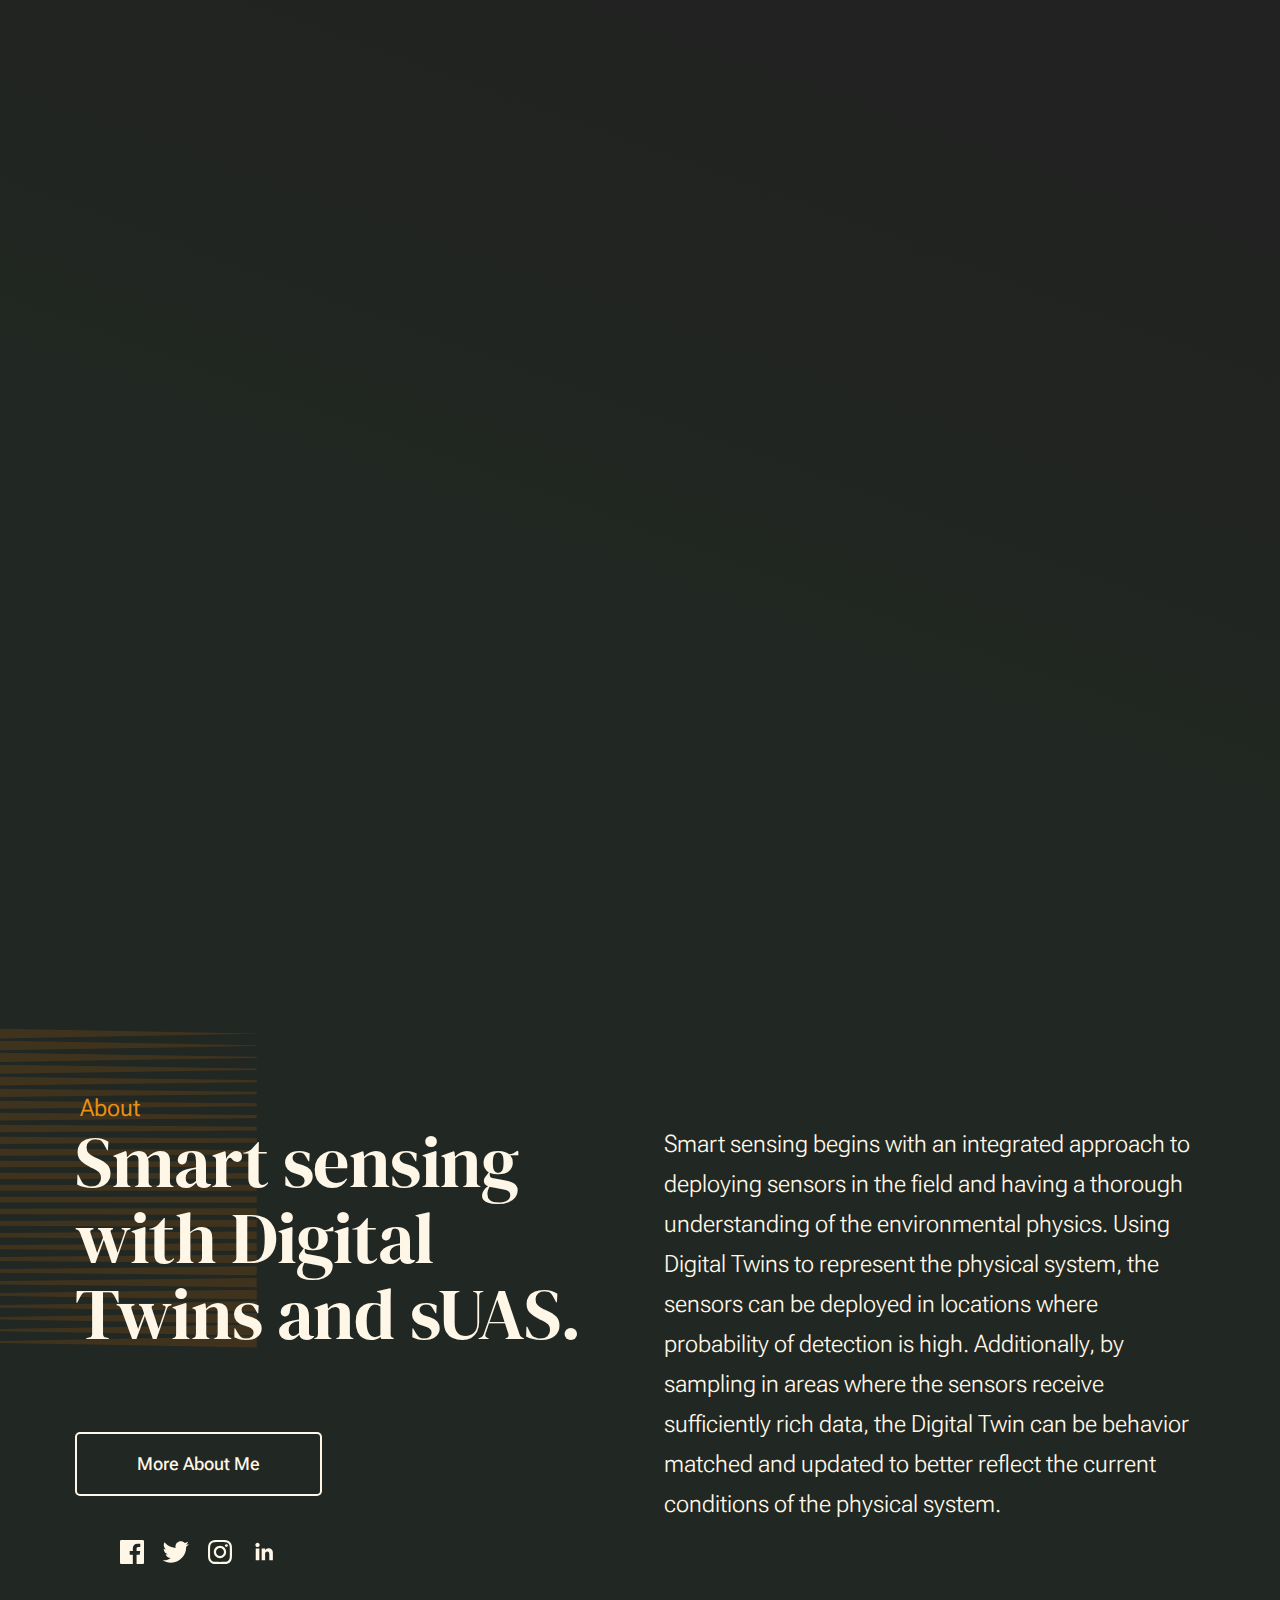
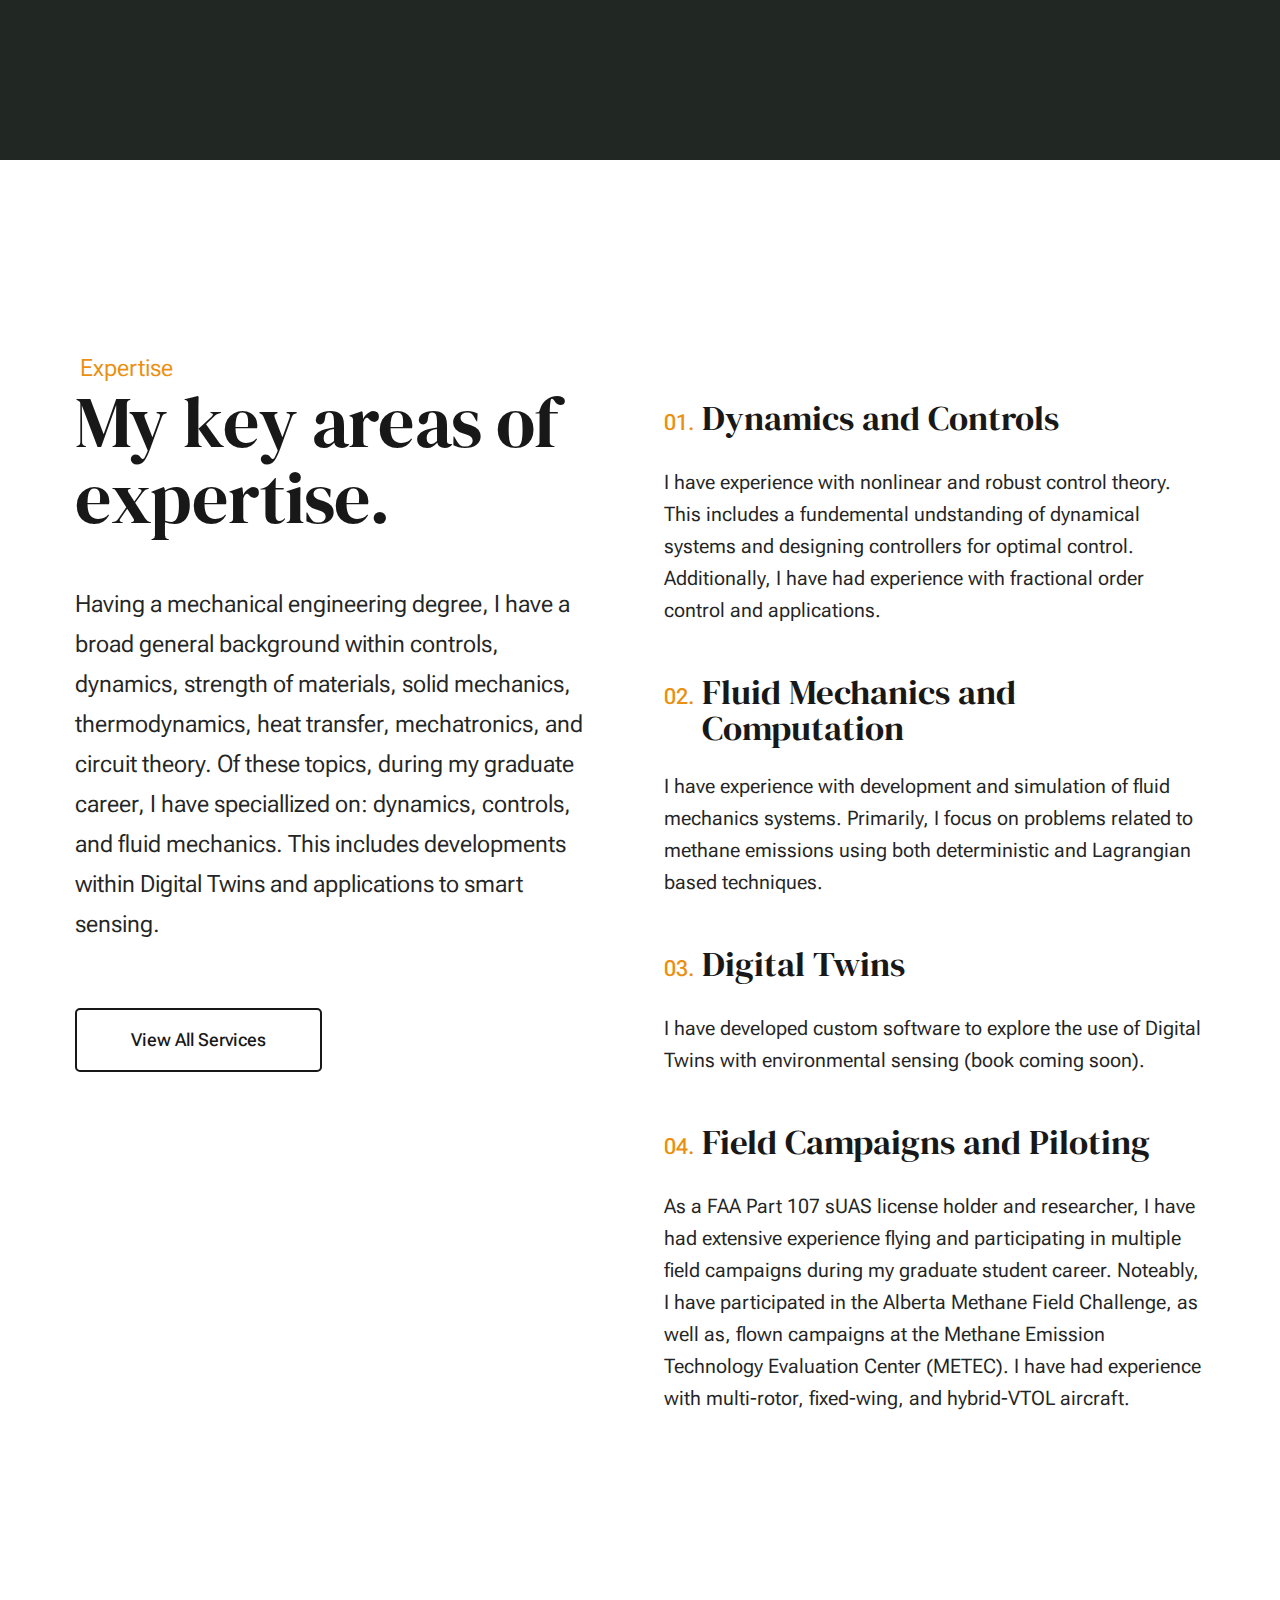
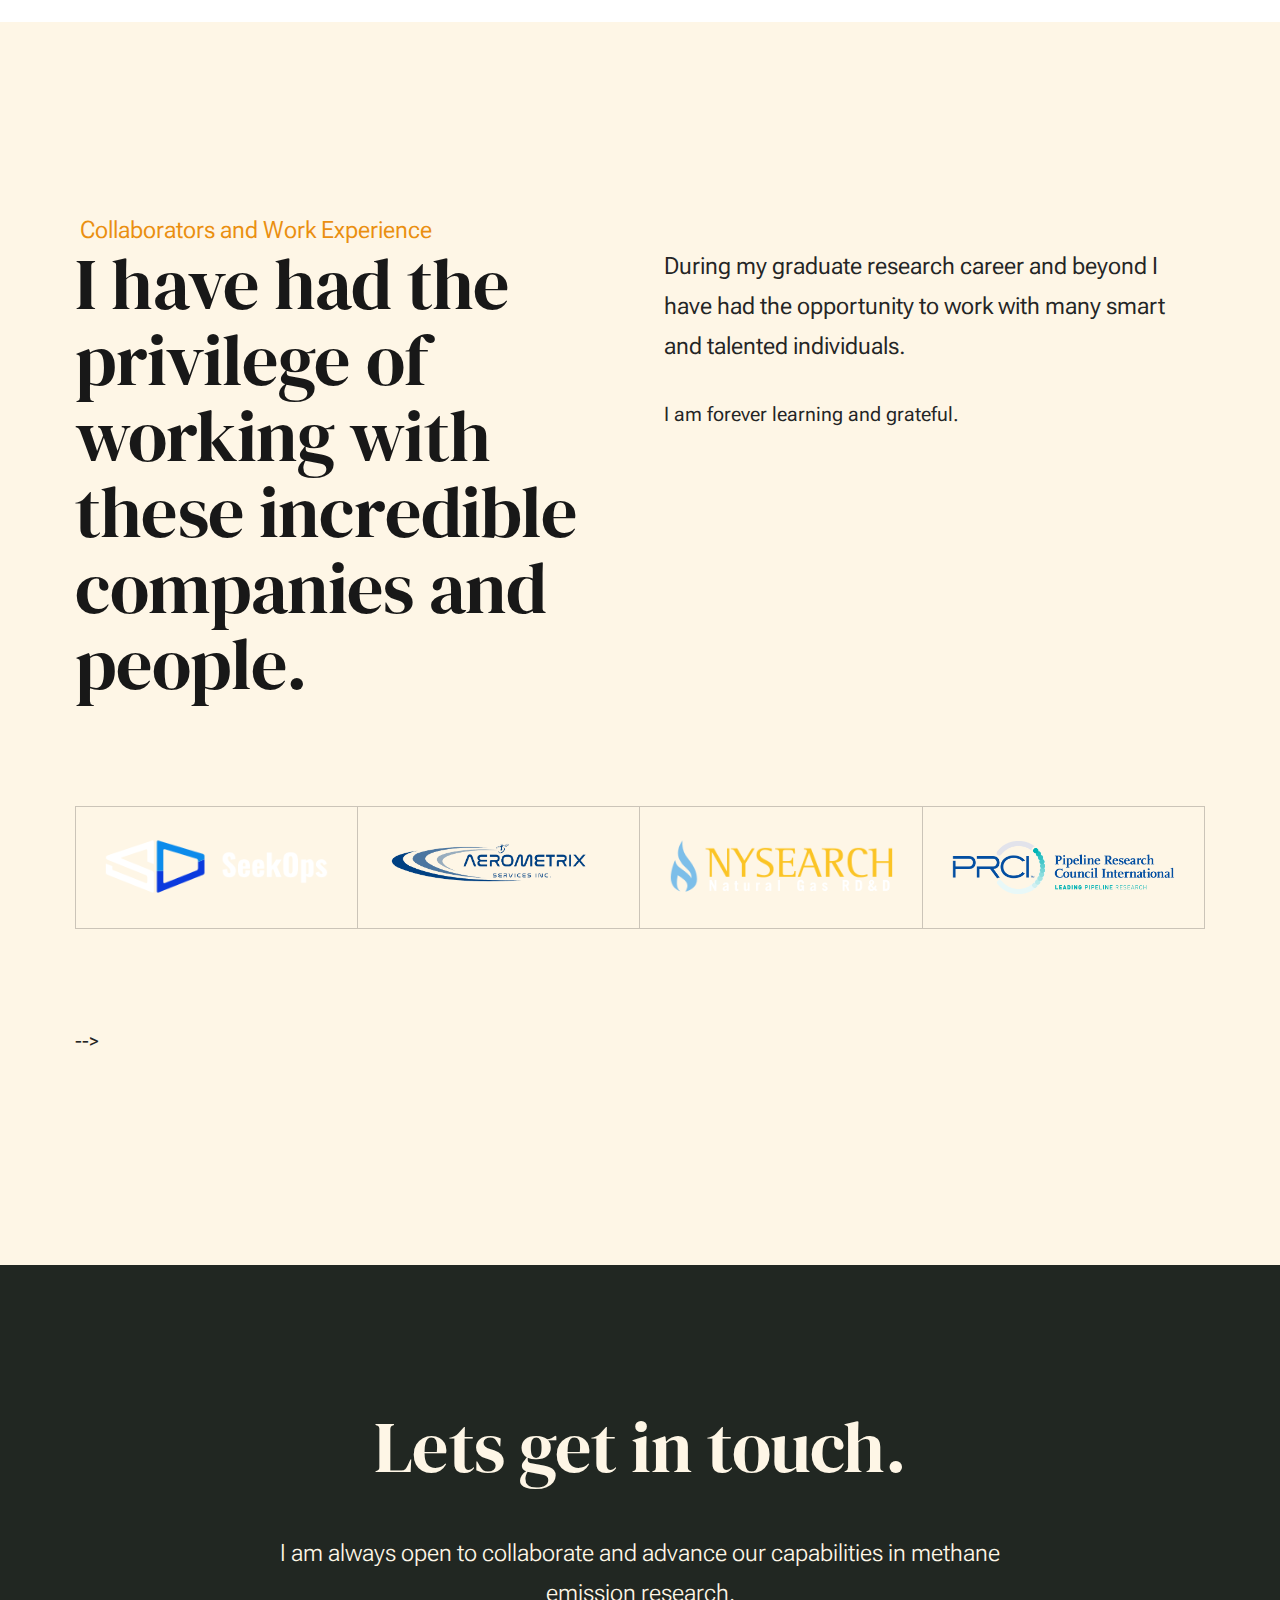
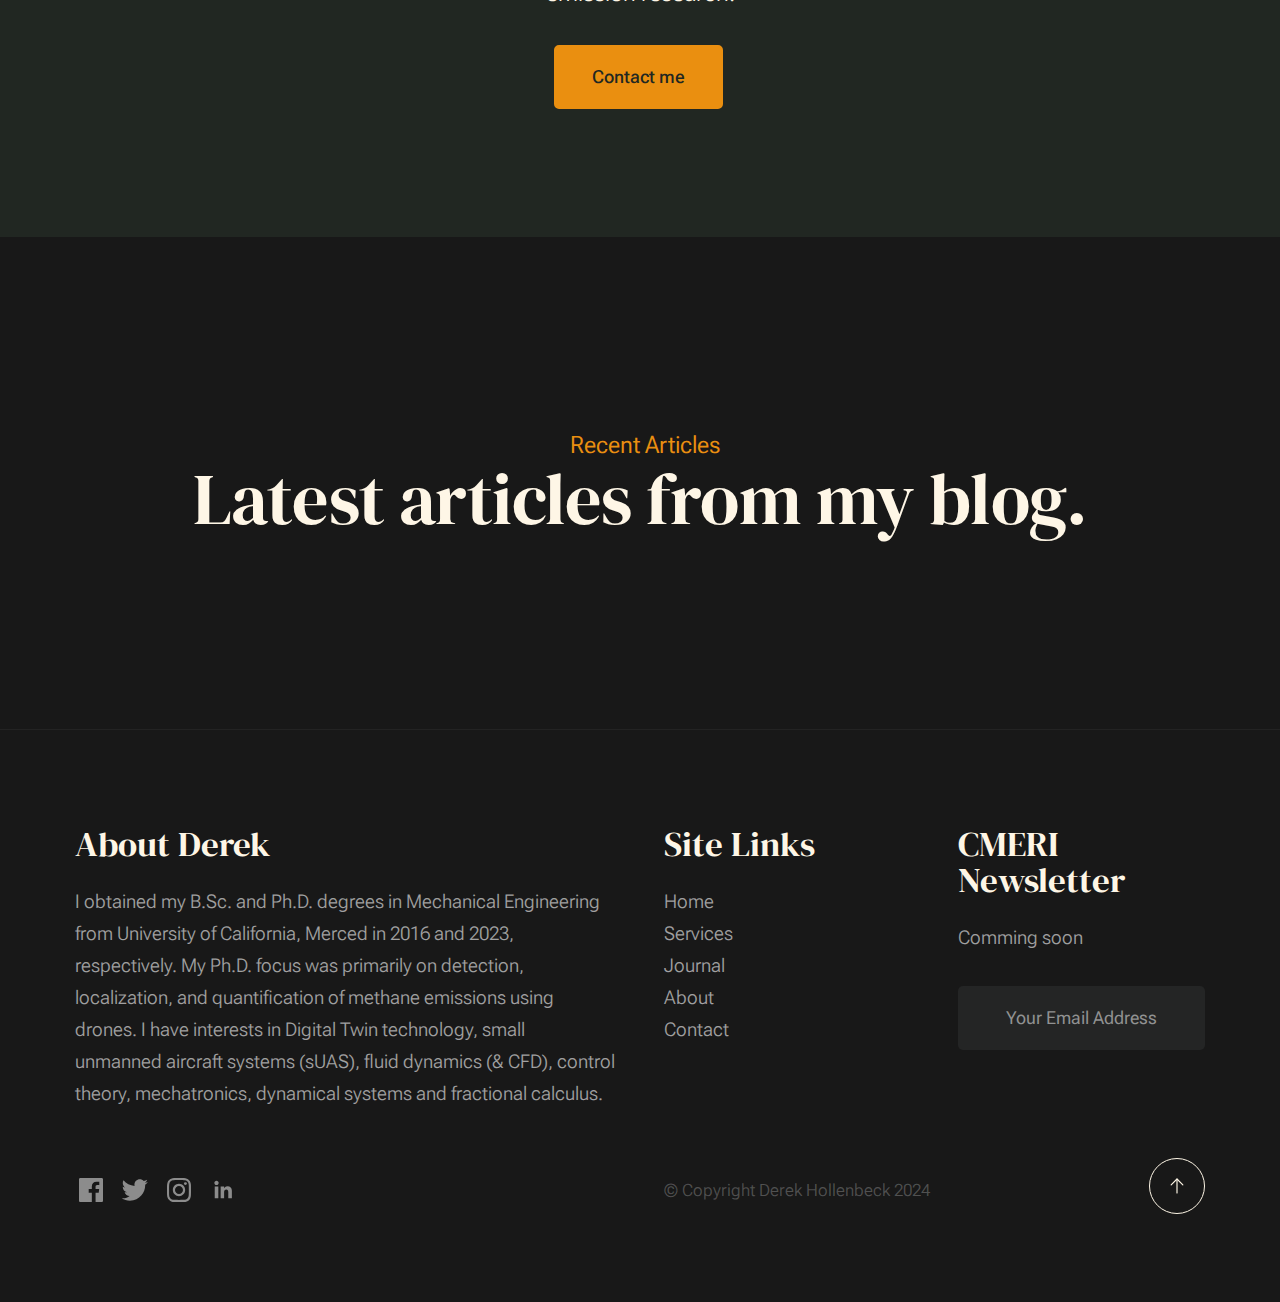
<file: index.html>
<!DOCTYPE html>
<html lang="en" class="no-js" >
<head>

    <!--- basic page needs
    ================================================== -->
    <meta charset="utf-8">
    <meta name="viewport" content="width=device-width, initial-scale=1">
    <title>Derek Hollenbeck</title>

    <script>
        document.documentElement.classList.remove('no-js');
        document.documentElement.classList.add('js');
    </script>

    <!-- CSS
    ================================================== -->
    <link rel="stylesheet" href="css/vendor.css">
    <link rel="stylesheet" href="css/styles.css">

    <!-- favicons
    ================================================== -->
    <link rel="apple-touch-icon" sizes="180x180" href="apple-touch-icon.png">
    <link rel="icon" type="image/png" sizes="32x32" href="favicon-32x32.png">
    <link rel="icon" type="image/png" sizes="16x16" href="favicon-16x16.png">
    <link rel="manifest" href="site.webmanifest">

</head>


<body id="top">

    
    <!-- preloader
    ================================================== -->
    <div id="preloader">
        <div id="loader" class="dots-fade">
            <div></div>
            <div></div>
            <div></div>
        </div>
    </div>


    <!-- page wrap
    ================================================== -->
    <div id="page" class="s-pagewrap ss-home">


        <!-- # site header 
        ================================================== -->
        <header class="s-header">

            <div class="row s-header__inner width-sixteen-col">

                <div class="s-header__block">
                    <div class="s-header__logo">
                        <a class="logo" href="index.html">
                            <img src="images/logo.svg" alt="Homepage">
                        </a>
                    </div>

                    <a class="s-header__menu-toggle" href="#0"><span>Menu</span></a>
                </div> <!-- end s-header__block -->

                <nav class="s-header__nav">
    
                    <ul class="s-header__menu-links">
                        <li><a href="index.html">About</a></li>
                        <li><a href="index.html">Services</a></li>
                        <li><a href="index.html">Journal</a></li>
                        <li><a href="index.html">Contact</a></li>
                    </ul> <!-- s-header__menu-links -->

                    <div class="s-header__contact">
                        <a href="index.html" class="btn btn--primary s-header__contact-btn">Let's Work Together</a>                        
                    </div> <!-- s-header__contact -->
    
                </nav> <!-- end s-header__nav -->

            </div> <!-- end s-header__inner -->

        </header> <!-- end s-header -->


        <!-- # site main content
        ================================================== -->
        <section id="content" class="s-content">

            <!-- intro
            ----------------------------------------------- -->
            <section id="intro" class="s-intro">

                <div class="row s-intro__content width-sixteen-col">

                    <div class="column lg-12 s-intro__content-inner grid-block">
                        
                        <div class="s-intro__content-text">
                            <div class="s-intro__content-pretitle text-pretitle">Hello, I'm Derek Hollenbeck</div>
                            <h1 class="s-intro__content-title">
                            I work on mitigating methane emissions by solving the measurement problem.
                            </h1>
                        </div> <!-- s-intro__content-text -->

                        <div class="s-intro__content-media"> 
                            <div class="s-intro__content-media-inner">                               
                                <img src="images/intro-bg2.jpg" srcset="images/intro-bg2.jpg 1x, images/intro-bg2@2x.jpg 2x" alt="">
                                <div class="lines">                               
                                    <span></span>                                  
                                </div>
                            </div>
                        </div> <!-- s-intro__content-media -->                      

                        <div class="s-intro__scroll-down">
                            <a href="#about" class="smoothscroll">
                                <div class="scroll-icon">
                                    <svg xmlns="http://www.w3.org/2000/svg" viewBox="0 0 24 24" width="36" height="36" fill="none" stroke="#97b34a" stroke-width="1" stroke-linecap="round" stroke-linejoin="round">&lt;!--!  Atomicons Free 1.00 by @atisalab License - https://atomicons.com/license/ (Icons: CC BY 4.0) Copyright 2021 Atomicons --&gt;<polyline points="7 13 12 18 17 13"></polyline><line x1="12" y1="18" x2="12" y2="6"></line></svg>
                                </div>
                                <span>Scroll for more</span>
                            </a>
                        </div> <!-- s-intro__scroll-down -->
                        
                    </div> <!-- s-intro__content-inner -->

                </div> <!-- s-intro__content -->

            </section> <!-- end s-intro -->

            <!-- about
            ----------------------------------------------- -->
            <section id="about" class="s-about target-section">

                <div class="row s-about__content width-sixteen-col">
                    <div class="column grid-block grid-section-split">

                        <img src="images/geometric_shape.svg" alt="" class="s-about__content-imgbg">

                        <div class="section-header grid-section-split__header">
                            <div class="text-pretitle">About</div>                           
                            <h2 class="text-display-title">
                            Smart sensing with Digital Twins and sUAS.
                            </h2>                           
                        </div> <!-- end section-header -->

                        <div class="s-about__content-main grid-section-split__primary">
                            <p class="attention-getter">
                            Smart sensing begins with an integrated approach to deploying sensors in 
							the field and having a thorough understanding of the environmental physics.
							Using Digital Twins to represent the physical system, the sensors can be deployed 
							in locations where probability of detection is high.
							Additionally, by sampling in areas where the sensors receive sufficiently rich data, 
							the Digital Twin can be behavior matched and updated to better reflect 
							the current conditions of the physical system.
                            </p>

                            <!-- <p class="attention-getter">
                            Autem tenetur commodi maiores. Lorem ipsum dolor sit, amet consectetur adipisicing elit.  
                            Est eligendi fugit, facilis velit reiciendis iure laudantium. Praesentium repellat 
                            corrupti dolor sit sint obcaecati. Modi aut quo molestiae a explicabo maiores necessitatibus 
                            nemo repellendus architecto? Corrupti numquam ullam nostrum, eveniet at doloribus blanditiis 
                            aliquid a est porro aspernatur pariatur culpa soluta nesciunt odio quasi maxime debitis illum.
                            </p>

                            <p class="attention-getter">
                            Lorem ipsum dolor sit amet consectetur adipisicing elit. 
                            Repellendus iste ipsam quod repellat. Hic tempora ullam aperiam 
                            ipsum optio magni vel inventore voluptatibus nisi maiores laboriosam 
                            fuga iure, velit eligendi ab vero minima? Quae ducimus ab dignissimos 
                            iure, eos consequatur est deleniti cum id aliquid neque.
                            </p> -->
                        </div> <!-- end s-about__content-main -->

                        <div class="s-about__content-btn grid-section-split__bottom">
                            <a href="index.html" class="btn btn--stroke u-fullwidth">More About Me</a>

                            <ul class="s-about__social social-list">
                                <li>
                                    <a href="https://www.facebook.com/derek.hollenbeck.1">
                                        <svg xmlns="http://www.w3.org/2000/svg" width="24" height="24" viewBox="0 0 24 24" style="fill:rgba(0, 0, 0, 1);transform:;-ms-filter:"><path d="M20,3H4C3.447,3,3,3.448,3,4v16c0,0.552,0.447,1,1,1h8.615v-6.96h-2.338v-2.725h2.338v-2c0-2.325,1.42-3.592,3.5-3.592 c0.699-0.002,1.399,0.034,2.095,0.107v2.42h-1.435c-1.128,0-1.348,0.538-1.348,1.325v1.735h2.697l-0.35,2.725h-2.348V21H20 c0.553,0,1-0.448,1-1V4C21,3.448,20.553,3,20,3z"></path></svg>
                                        <span class="u-screen-reader-text">Facebook</span>
                                    </a>
                                </li>
                                <li>
                                    <a href="https://twitter.com/DerekHollenbec7">
                                        <svg xmlns="http://www.w3.org/2000/svg" width="24" height="24" viewBox="0 0 24 24" style="fill:rgba(0, 0, 0, 1);transform:;-ms-filter:"><path d="M19.633,7.997c0.013,0.175,0.013,0.349,0.013,0.523c0,5.325-4.053,11.461-11.46,11.461c-2.282,0-4.402-0.661-6.186-1.809 c0.324,0.037,0.636,0.05,0.973,0.05c1.883,0,3.616-0.636,5.001-1.721c-1.771-0.037-3.255-1.197-3.767-2.793 c0.249,0.037,0.499,0.062,0.761,0.062c0.361,0,0.724-0.05,1.061-0.137c-1.847-0.374-3.23-1.995-3.23-3.953v-0.05 c0.537,0.299,1.16,0.486,1.82,0.511C3.534,9.419,2.823,8.184,2.823,6.787c0-0.748,0.199-1.434,0.548-2.032 c1.983,2.443,4.964,4.04,8.306,4.215c-0.062-0.3-0.1-0.611-0.1-0.923c0-2.22,1.796-4.028,4.028-4.028 c1.16,0,2.207,0.486,2.943,1.272c0.91-0.175,1.782-0.512,2.556-0.973c-0.299,0.935-0.936,1.721-1.771,2.22 c0.811-0.088,1.597-0.312,2.319-0.624C21.104,6.712,20.419,7.423,19.633,7.997z"></path></svg>
                                        <span class="u-screen-reader-text">Twitter</span>
                                    </a>
                                </li>
                                <li>
                                    <a href="https://www.instagram.com/forealness/">
                                        <svg xmlns="http://www.w3.org/2000/svg" width="24" height="24" viewBox="0 0 24 24" style="fill:rgba(0, 0, 0, 1);transform:;-ms-filter:"><path d="M11.999,7.377c-2.554,0-4.623,2.07-4.623,4.623c0,2.554,2.069,4.624,4.623,4.624c2.552,0,4.623-2.07,4.623-4.624 C16.622,9.447,14.551,7.377,11.999,7.377L11.999,7.377z M11.999,15.004c-1.659,0-3.004-1.345-3.004-3.003 c0-1.659,1.345-3.003,3.004-3.003s3.002,1.344,3.002,3.003C15.001,13.659,13.658,15.004,11.999,15.004L11.999,15.004z"></path><circle cx="16.806" cy="7.207" r="1.078"></circle><path d="M20.533,6.111c-0.469-1.209-1.424-2.165-2.633-2.632c-0.699-0.263-1.438-0.404-2.186-0.42 c-0.963-0.042-1.268-0.054-3.71-0.054s-2.755,0-3.71,0.054C7.548,3.074,6.809,3.215,6.11,3.479C4.9,3.946,3.945,4.902,3.477,6.111 c-0.263,0.7-0.404,1.438-0.419,2.186c-0.043,0.962-0.056,1.267-0.056,3.71c0,2.442,0,2.753,0.056,3.71 c0.015,0.748,0.156,1.486,0.419,2.187c0.469,1.208,1.424,2.164,2.634,2.632c0.696,0.272,1.435,0.426,2.185,0.45 c0.963,0.042,1.268,0.055,3.71,0.055s2.755,0,3.71-0.055c0.747-0.015,1.486-0.157,2.186-0.419c1.209-0.469,2.164-1.424,2.633-2.633 c0.263-0.7,0.404-1.438,0.419-2.186c0.043-0.962,0.056-1.267,0.056-3.71s0-2.753-0.056-3.71C20.941,7.57,20.801,6.819,20.533,6.111z M19.315,15.643c-0.007,0.576-0.111,1.147-0.311,1.688c-0.305,0.787-0.926,1.409-1.712,1.711c-0.535,0.199-1.099,0.303-1.67,0.311 c-0.95,0.044-1.218,0.055-3.654,0.055c-2.438,0-2.687,0-3.655-0.055c-0.569-0.007-1.135-0.112-1.669-0.311 c-0.789-0.301-1.414-0.923-1.719-1.711c-0.196-0.534-0.302-1.099-0.311-1.669c-0.043-0.95-0.053-1.218-0.053-3.654 c0-2.437,0-2.686,0.053-3.655c0.007-0.576,0.111-1.146,0.311-1.687c0.305-0.789,0.93-1.41,1.719-1.712 c0.534-0.198,1.1-0.303,1.669-0.311c0.951-0.043,1.218-0.055,3.655-0.055c2.437,0,2.687,0,3.654,0.055 c0.571,0.007,1.135,0.112,1.67,0.311c0.786,0.303,1.407,0.925,1.712,1.712c0.196,0.534,0.302,1.099,0.311,1.669 c0.043,0.951,0.054,1.218,0.054,3.655c0,2.436,0,2.698-0.043,3.654H19.315z"></path></svg>
                                        <span class="u-screen-reader-text">Instagram</span>
                                    </a>
                                </li>
                                <!-- <li>
                                    <a href="#0">
                                        <svg xmlns="http://www.w3.org/2000/svg" width="24" height="24" viewBox="0 0 24 24" style="fill: rgba(0, 0, 0, 1);transform: ;msFilter:;"><path d="M186.4 142.4c0 19-15.3 34.5-34.2 34.5 -18.9 0-34.2-15.4-34.2-34.5 0-19 15.3-34.5 34.2-34.5C171.1 107.9 186.4 123.4 186.4 142.4zM181.4 201.3h-57.8V388.1h57.8V201.3zM273.8 201.3h-55.4V388.1h55.4c0 0 0-69.3 0-98 0-26.3 12.1-41.9 35.2-41.9 21.3 0 31.5 15 31.5 41.9 0 26.9 0 98 0 98h57.5c0 0 0-68.2 0-118.3 0-50-28.3-74.2-68-74.2 -39.6 0-56.3 30.9-56.3 30.9v-25.2H273.8z"></path></svg>
                                        <span class="u-screen-reader-text">LinkedIn</span>
                                    </a>
                                </li> -->
								<li>
									<a href="https://www.linkedin.com/in/dhollenbeck2/" class="icon linkedin" title="LinkedIn">
										<svg viewBox="0 0 512 512">
										<path d="M186.4 142.4c0 19-15.3 34.5-34.2 34.5 -18.9 0-34.2-15.4-34.2-34.5 0-19 15.3-34.5 34.2-34.5C171.1 107.9 186.4 123.4 186.4 142.4zM181.4 201.3h-57.8V388.1h57.8V201.3zM273.8 201.3h-55.4V388.1h55.4c0 0 0-69.3 0-98 0-26.3 12.1-41.9 35.2-41.9 21.3 0 31.5 15 31.5 41.9 0 26.9 0 98 0 98h57.5c0 0 0-68.2 0-118.3 0-50-28.3-74.2-68-74.2 -39.6 0-56.3 30.9-56.3 30.9v-25.2H273.8z"/>
										</svg><!--[if lt IE 9]><em>LinkedIn</em><![endif]-->
									</a>
								</li>
                            </ul> <!-- end s-footer__social -->
                        </div> <!-- end s-about__content-btn -->
                    
                    </div> <!-- content-inner -->
                </div>
                
            </section> <!-- end s-about -->

            <!-- expertise
            ----------------------------------------------- -->
            <section id="expertise" class="s-expertise">

                <div class="row s-expertise__content width-sixteen-col">
                    <div class="column xl-12 grid-block grid-section-split">

                        <div class="section-header grid-section-split__header">
                            <div class="text-pretitle">Expertise</div>                           
                            <h2 class="text-display-title">
                            My key areas of expertise.
                            </h2>     
                            
                            <p class="lead">
                            Having a mechanical engineering degree, I have a broad general background within 
							controls, dynamics, strength of materials, solid mechanics, thermodynamics, heat transfer, mechatronics, and circuit theory. 
							Of these topics, during my graduate career, I have speciallized on: dynamics, controls, and fluid mechanics. 
							This includes developments within Digital Twins and applications to smart sensing.
                            </p>
                        </div> <!-- end section-header -->

                        <div class="s-expertise__content-main grid-section-split__primary">

                            <div class="grid-list-items list-items show-ctr">
                                <div class="grid-list-items__item list-items__item">
                                    <div class="grid-list-items__title list-items__item-header">
                                        <h3 class="list-items__item-title">Dynamics and Controls</h3>
                                    </div>
                                    <div class="grid-list-items__text list-items__item-text">
                                        <p>
                                        I have experience with nonlinear and robust control theory. 
										This includes a fundemental undstanding of dynamical systems and designing controllers for optimal control. 
										Additionally, I have had experience with fractional order control and applications.
                                        </p>
                                    </div>
                                </div> <!-- list-item -->
                                <div class="grid-list-items__item list-items__item">
                                    <div class="grid-list-items__title list-items__item-header">
                                        <h3 class="list-items__item-title">Fluid Mechanics and Computation</h3>
                                    </div>
                                    <div class="grid-list-items__text list-items__item-text">
                                        <p>
                                        I have experience with development and simulation of fluid mechanics systems. 
										Primarily, I focus on problems related to methane emissions using both deterministic and Lagrangian based techniques.
                                        </p>
                                    </div>
                                </div> <!-- list-expertise__item -->
                                <div class="grid-list-items__item list-items__item">
                                    <div class="grid-list-items__title list-items__item-header">
                                        <h3 class="list-items__item-title">Digital Twins</h3>
                                    </div>
                                    <div class="grid-list-items__text list-items__item-text">
                                        <p>
                                        I have developed custom software to explore the use of Digital Twins with environmental sensing (book coming soon). 
                                        </p>
                                    </div>
                                </div> <!-- list-expertise__item -->
                                <div class="grid-list-items__item list-items__item">
                                    <div class="grid-list-items__title list-items__item-header">
                                        <h3 class="list-items__item-title">Field Campaigns and Piloting</h3>
                                    </div>
                                    <div class="grid-list-items__text list-items__item-text">
                                        <p>
                                        As a FAA Part 107 sUAS license holder and researcher, I have had extensive experience flying and participating in multiple field campaigns during my graduate student career.
										Noteably, I have participated in the Alberta Methane Field Challenge, as well as, flown campaigns at the Methane Emission Technology Evaluation Center (METEC). 
										I have had experience with multi-rotor, fixed-wing, and hybrid-VTOL aircraft. 
                                        </p>
                                    </div>
                                </div> <!-- list-expertise__item -->

                            </div> <!-- grid-list-items -->
                        </div> <!-- end s-expertise__content-main -->

                        <div class="s-expertise__content-btn grid-section-split__bottom">
                            <a href="index.html" class="btn btn--stroke u-fullwidth">View All Services</a>
                        </div> <!-- end s-about__content-btn -->

                    </div> <!-- end grid-block-->
                </div> <!-- end s-expertise__content -->

            </section> <!-- end s-expertise -->

            <!-- clients
            ----------------------------------------------- -->
            <section id="clients" class="s-clients">          

                <div class="row s-clients__content-block width-sixteen-col">
                    <div class="column xl-12 grid-block grid-section-split">
                    
                        <div class="section-header grid-section-split__header">
                            <div class="text-pretitle">Collaborators and Work Experience</div>                           
                            <h2 class="text-display-title">
                            I have had the privilege of working with these incredible companies and people.
                            </h2>       
                        </div> <!-- end section-header -->
                    
                        <div class="grid-section-split__primary">
                            <p class="lead">
                            During my graduate research career and beyond I have had the opportunity to work with many smart and talented individuals.
                            </p>   

                            <p>
                            I am forever learning and grateful.
                            </p>
                        </div> <!-- end grid-section-split__primary -->
                    
                    </div> <!-- end column -->
                </div> <!-- end row -->

                <div class="row s-clients__content-block width-sixteen-col">
                    <div class="column xl-12">
                    
                        <div class="clients-list">                            
                            <div class="clients-list__item">
                                <a href="https://www.seekops.com/">
                                    <img src="images/clients/seekops-logo.png" alt="">
                                </a>
                            </div>
                            <div class="clients-list__item">
                                <a href="https://aerometrix.ca/">
                                    <img src="images/clients/aerometrics-logo.png" alt="">
                                </a>
                            </div>
                            <div class="clients-list__item">
                                <a href="https://www.nysearch.org/">
                                    <img src="images/clients/nysearch-logo.png" alt="">
                                </a>
                            </div>
                            <div class="clients-list__item">
                                <a href="https://www.prci.org/">
                                    <img src="images/clients/prci-logo.png" alt="">
                                </a>
                            </div>
                            
                        </div> <!-- end clients-list -->

                    </div> <!-- end column -->
                </div> <!-- end row -->
                                
                <div class="row s-clients__content-block width-sixteen-col">
                    <div class="column xl-12 testimonials">
                    
                        <div class="swiper-container testimonials__slider home-slider">

                            <!-- <div class="swiper-wrapper">
                                <div class="testimonials__slide swiper-slide">
                                    <p>
                                    Molestiae incidunt consequatur quis ipsa autem nam sit enim magni. Voluptas tempore rem. 
                                    Explicabo a quaerat sint autem dolore ducimus ut consequatur neque. Nisi dolores quaerat fuga rem nihil nostrum.
                                    Laudantium quia consequatur molestias.
                                    </p>
                                    <div class="testimonials__author">
                                        <img src="images/avatars/user-01.jpg" alt="Author image" class="testimonials__avatar">
                                        <cite class="testimonials__cite">
                                            <strong>John Rockefeller</strong>
                                            <span>Standard Oil Co.</span>
                                        </cite>
                                    </div>
                                </div>
                                <div class="testimonials__slide swiper-slide">
                                    <p>
                                    Nisi dolores quaerat fuga rem nihil nostrum. Molestiae incidunt consequatur quis ipsa autem nam sit enim magni. 
                                    Voluptas tempore rem. Laudantium quia consequatur molestias.
                                    Explicabo a quaerat sint autem dolore ducimus ut consequatur neque.
                                    </p>
                                    <div class="testimonials__author">
                                        <img src="images/avatars/user-04.jpg" alt="Author image" class="testimonials__avatar">
                                        <cite class="testimonials__cite">
                                            <strong>Andrew Carnegie</strong>
                                            <span>Carnegie Steel Co.</span>
                                        </cite>
                                    </div>
                                </div>
                                <div class="testimonials__slide swiper-slide">
                                    <p>
                                    Voluptas tempore rem. Molestiae incidunt consequatur quis ipsa autem nam sit enim magni.  
                                    Explicabo a quaerat sint autem dolore ducimus ut consequatur neque. 
                                    Nisi dolores quaerat fuga rem nihil nostrum. Laudantium quia consequatur molestias.
                                    </p>
                                    <div class="testimonials__author">
                                        <img src="images/avatars/user-06.jpg" alt="Author image" class="testimonials__avatar">
                                        <cite class="testimonials__cite">
                                            <strong>Henry Ford</strong>
                                            <span>Ford Motor Co.</span>
                                        </cite>
                                    </div>
                                </div>
                                <div class="testimonials__slide swiper-slide">
                                    <p>
                                    Molestiae incidunt consequatur quis ipsa autem nam sit enim magni. Voluptas tempore rem. 
                                    Explicabo a quaerat sint autem dolore ducimus ut consequatur neque. Nisi dolores quaerat fuga rem nihil nostrum.
                                    Laudantium quia consequatur molestias.
                                    </p>
                                    <div class="testimonials__author">
                                        <img src="images/avatars/user-02.jpg" alt="Author image" class="testimonials__avatar">
                                        <cite class="testimonials__cite">
                                            <strong>John Morgan</strong>
                                            <span>JP Morgan & Co.</span>
                                        </cite>
                                    </div>
                                </div> 
                            </div> <!-- end swiper-wrapper -->  -->

                            <div class="swiper-pagination"></div>

                        </div> <!--end testimonials__slider -->                    
                    
                    </div> <!-- end column -->
                </div> <!-- end row -->


            </section> <!-- end s-clients -->            

        </section> <!-- s-content-->

        <!-- # cta
        ================================================== -->
        <section id="cta" class="s-cta">

            <div class="row row-x-center text-center">
                <div class="column xl-8 lg-12">

                    <div class="s-cta__content">
                        <h2 class="text-display-title">
                        Lets get in touch.
                        </h2>
                        <p class="lead">
                        I am always open to collaborate and advance our capabilities in methane emission research.
						</p>
                        <a href="index.html" class="btn btn--primary">Contact me</a>
                    </div>

                </div>
            </div>

        </section> <!-- end s-cta -->

        <!-- # journal
        ================================================== -->
        <section id="journal" class="s-journal">

            <div class="row s-journal__content width-sixteen-col">
                <div class="column xl-12 grid-block">

                    <div class="grid-full section-header text-center">
                        <div class="text-pretitle">Recent Articles</div>                           
                        <h2 class="text-display-title">
                        Latest articles from my blog.
                        </h2>  
                    </div> <!-- end section-header --> 

                    <div class="grid-full s-journal__content-main grid-list-items">

                        <!-- <div class="grid-list-items__item blog-card">
                            <div class="blog-card__header">
                                <div class="blog-card__cat-links">
                                    <a href="https://www.dreamhost.com/r.cgi?287326">Sponsored</a>
                                </div>
                                <h3 class="blog-card__title"><a href="https://www.dreamhost.com/r.cgi?287326">Need Web Hosting for Your Websites?</a></h3>
                            </div>
                            <div class="blog-card__text">
                                <p>
                                Need hosting for your website? We would highly recommend <a href="https://www.dreamhost.com/r.cgi?287326">DreamHost</a>.
                                Enjoy 100% in-house support, guaranteed performance and uptime, 1-click installs, and a super-intuitive control 
                                panel to make managing your websites and projects easy. <a href="https://www.dreamhost.com/r.cgi?287326">Sign up</a> now to get started.
                                </p>
                            </div>
                        </div> 
                        <div class="grid-list-items__item blog-card">
                            <div class="blog-card__header">
                                <div class="blog-card__cat-links">
                                    <a href="blog.html">Productivity</a>
                                </div>
                                <h3 class="blog-card__title"><a href="single.html">5 Marketing Productivity Apps for Your Team</a></h3>
                            </div>
                            <div class="blog-card__text">
                                <p>
                                Rerum quam quos. Quibusdam quis autem voluptatibus earum vel ex error ea magni. Aut asperiores 
                                sit mollitia. Rem neque et voluptatem eos quia sed eligendi et. Eaque velit eligendi ut 
                                magnam. Cumque ducimus laborum doloribus facere maxime vel earum quidem enim suscipit.
                                </p>
                            </div>
                        </div> 
                        <div class="grid-list-items__item blog-card">
                            <div class="blog-card__header">
                                <div class="blog-card__cat-links">
                                    <a href="blog.html">SEO</a>
                                </div>
                                <h3 class="blog-card__title"><a href="single.html">7 SEO Factors to Consider for Better Website Ranking</a></h3>
                            </div>
                            <div class="blog-card__text">
                                <p>
                                Quibusdam quis autem voluptatibus earum vel ex error ea magni. Rerum quam quos. Aut asperiores 
                                sit mollitia. Rem neque et voluptatem eos quia sed eligendi et. Eaque velit eligendi ut 
                                magnam. Cumque ducimus laborum doloribus facere maxime vel earum quidem enim suscipit.
                                </p>
                            </div>
                        </div> 
                        <div class="grid-list-items__item blog-card">
                            <div class="blog-card__header">
                                <div class="blog-card__cat-links">
                                    <a href="blog.html">Productivity</a>
                                </div>
                                <h3 class="blog-card__title"><a href="single.html">5 Effective Web Design Principles</a></h3>
                            </div>
                            <div class="blog-card__text">
                                <p>
                                Lorem ipsum dolor sit amet consectetur, adipisicing elit. Rerum ullam et laborum aperiam. 
                                Dignissimos quae voluptatibus ullam esse sapiente fugiat, rerum labore cupiditate obcaecati 
                                dolore necessitatibus id magni rem officia dolor nam sit laudantium. Quo eaque eveniet quibusdam unde. 
                                </p>
                            </div>
                        </div> --> 

                    </div> <!-- end grid-list-items -->

                </div> <!-- end grid-block-->
            </div> <!-- end s-journal__content -->

        </section> <!-- end s-journal -->


        <!-- # footer 
        ================================================== -->
        <footer class="s-footer">
            <div class="row s-footer__content">
                <div class="column xl-6 lg-6 md-12 s-footer__block s-footer__about">                    
                    <h3>About Derek</h3>
                    <p>
                    I obtained my B.Sc. and Ph.D. degrees in Mechanical Engineering from University of California, 
					Merced in 2016 and 2023, respectively. My Ph.D. focus was primarily on detection, localization, 
					and quantification of methane emissions using drones. I have interests in Digital Twin technology, 
					small unmanned aircraft systems (sUAS), fluid dynamics (& CFD), control theory, mechatronics, 
					dynamical systems and fractional calculus.
                    </p>               
                </div>                
                <div class="column xl-3 lg-6 md-12 s-footer__block s-footer__site-links">
                    <h3>Site Links</h3>
                    <ul class="link-list">
                        <li><a href="index.html">Home</a></li>
                        <li><a href="index.html">Services</a></li>
                        <li><a href="index.html">Journal</a></li>
                        <li><a href="index.html">About</a></li>
                        <li><a href="index.html">Contact</a></li>
                        <!-- <li><a href="https://www.dreamhost.com/r.cgi?287326">DreamHost</a></li> -->
                    </ul>
                </div>
                <div class="column xl-3 lg-6 md-12 tab-12 s-footer__block s-footer__newsletter">
                    <h3>CMERI Newsletter</h3>

                    <p>
                    Comming soon
                    </p>

                    <div class="subscribe-form">
                        <form id="mc-form" class="mc-form">
                            <input type="email" name="EMAIL" id="mce-EMAIL" class="u-fullwidth text-center" placeholder="Your Email Address" title="The domain portion of the email address is invalid (the portion after the @)." pattern="^([^\x00-\x20\x22\x28\x29\x2c\x2e\x3a-\x3c\x3e\x40\x5b-\x5d\x7f-\xff]+|\x22([^\x0d\x22\x5c\x80-\xff]|\x5c[\x00-\x7f])*\x22)(\x2e([^\x00-\x20\x22\x28\x29\x2c\x2e\x3a-\x3c\x3e\x40\x5b-\x5d\x7f-\xff]+|\x22([^\x0d\x22\x5c\x80-\xff]|\x5c[\x00-\x7f])*\x22))*\x40([^\x00-\x20\x22\x28\x29\x2c\x2e\x3a-\x3c\x3e\x40\x5b-\x5d\x7f-\xff]+|\x5b([^\x0d\x5b-\x5d\x80-\xff]|\x5c[\x00-\x7f])*\x5d)(\x2e([^\x00-\x20\x22\x28\x29\x2c\x2e\x3a-\x3c\x3e\x40\x5b-\x5d\x7f-\xff]+|\x5b([^\x0d\x5b-\x5d\x80-\xff]|\x5c[\x00-\x7f])*\x5d))*(\.\w{2,})+$" required>
                            <!-- <input type="submit" name="subscribe" value="Subscribe" class="btn btn--primary btn--small u-fullwidth"> -->
                            <!-- <div style="position: absolute; left: -5000px;" aria-hidden="true"><input type="text" name="b_cdb7b577e41181934ed6a6a44_9a91cfe7b3" tabindex="-1" value=""></div> -->
                            <div class="mc-status"></div>
                        </form>
                    </div>
                </div>
            </div>    
            
            <div class="row s-footer__bottom">
                <div class="column xl-6 lg-12">
                    <ul class="s-footer__social social-list">
                        <li>
                                    <a href="https://www.facebook.com/derek.hollenbeck.1">
                                        <svg xmlns="http://www.w3.org/2000/svg" width="24" height="24" viewBox="0 0 24 24" style="fill:rgba(0, 0, 0, 1);transform:;-ms-filter:"><path d="M20,3H4C3.447,3,3,3.448,3,4v16c0,0.552,0.447,1,1,1h8.615v-6.96h-2.338v-2.725h2.338v-2c0-2.325,1.42-3.592,3.5-3.592 c0.699-0.002,1.399,0.034,2.095,0.107v2.42h-1.435c-1.128,0-1.348,0.538-1.348,1.325v1.735h2.697l-0.35,2.725h-2.348V21H20 c0.553,0,1-0.448,1-1V4C21,3.448,20.553,3,20,3z"></path></svg>
                                        <span class="u-screen-reader-text">Facebook</span>
                                    </a>
                                </li>
                                <li>
                                    <a href="https://twitter.com/DerekHollenbec7">
                                        <svg xmlns="http://www.w3.org/2000/svg" width="24" height="24" viewBox="0 0 24 24" style="fill:rgba(0, 0, 0, 1);transform:;-ms-filter:"><path d="M19.633,7.997c0.013,0.175,0.013,0.349,0.013,0.523c0,5.325-4.053,11.461-11.46,11.461c-2.282,0-4.402-0.661-6.186-1.809 c0.324,0.037,0.636,0.05,0.973,0.05c1.883,0,3.616-0.636,5.001-1.721c-1.771-0.037-3.255-1.197-3.767-2.793 c0.249,0.037,0.499,0.062,0.761,0.062c0.361,0,0.724-0.05,1.061-0.137c-1.847-0.374-3.23-1.995-3.23-3.953v-0.05 c0.537,0.299,1.16,0.486,1.82,0.511C3.534,9.419,2.823,8.184,2.823,6.787c0-0.748,0.199-1.434,0.548-2.032 c1.983,2.443,4.964,4.04,8.306,4.215c-0.062-0.3-0.1-0.611-0.1-0.923c0-2.22,1.796-4.028,4.028-4.028 c1.16,0,2.207,0.486,2.943,1.272c0.91-0.175,1.782-0.512,2.556-0.973c-0.299,0.935-0.936,1.721-1.771,2.22 c0.811-0.088,1.597-0.312,2.319-0.624C21.104,6.712,20.419,7.423,19.633,7.997z"></path></svg>
                                        <span class="u-screen-reader-text">Twitter</span>
                                    </a>
                                </li>
                                <li>
                                    <a href="https://www.instagram.com/forealness/">
                                        <svg xmlns="http://www.w3.org/2000/svg" width="24" height="24" viewBox="0 0 24 24" style="fill:rgba(0, 0, 0, 1);transform:;-ms-filter:"><path d="M11.999,7.377c-2.554,0-4.623,2.07-4.623,4.623c0,2.554,2.069,4.624,4.623,4.624c2.552,0,4.623-2.07,4.623-4.624 C16.622,9.447,14.551,7.377,11.999,7.377L11.999,7.377z M11.999,15.004c-1.659,0-3.004-1.345-3.004-3.003 c0-1.659,1.345-3.003,3.004-3.003s3.002,1.344,3.002,3.003C15.001,13.659,13.658,15.004,11.999,15.004L11.999,15.004z"></path><circle cx="16.806" cy="7.207" r="1.078"></circle><path d="M20.533,6.111c-0.469-1.209-1.424-2.165-2.633-2.632c-0.699-0.263-1.438-0.404-2.186-0.42 c-0.963-0.042-1.268-0.054-3.71-0.054s-2.755,0-3.71,0.054C7.548,3.074,6.809,3.215,6.11,3.479C4.9,3.946,3.945,4.902,3.477,6.111 c-0.263,0.7-0.404,1.438-0.419,2.186c-0.043,0.962-0.056,1.267-0.056,3.71c0,2.442,0,2.753,0.056,3.71 c0.015,0.748,0.156,1.486,0.419,2.187c0.469,1.208,1.424,2.164,2.634,2.632c0.696,0.272,1.435,0.426,2.185,0.45 c0.963,0.042,1.268,0.055,3.71,0.055s2.755,0,3.71-0.055c0.747-0.015,1.486-0.157,2.186-0.419c1.209-0.469,2.164-1.424,2.633-2.633 c0.263-0.7,0.404-1.438,0.419-2.186c0.043-0.962,0.056-1.267,0.056-3.71s0-2.753-0.056-3.71C20.941,7.57,20.801,6.819,20.533,6.111z M19.315,15.643c-0.007,0.576-0.111,1.147-0.311,1.688c-0.305,0.787-0.926,1.409-1.712,1.711c-0.535,0.199-1.099,0.303-1.67,0.311 c-0.95,0.044-1.218,0.055-3.654,0.055c-2.438,0-2.687,0-3.655-0.055c-0.569-0.007-1.135-0.112-1.669-0.311 c-0.789-0.301-1.414-0.923-1.719-1.711c-0.196-0.534-0.302-1.099-0.311-1.669c-0.043-0.95-0.053-1.218-0.053-3.654 c0-2.437,0-2.686,0.053-3.655c0.007-0.576,0.111-1.146,0.311-1.687c0.305-0.789,0.93-1.41,1.719-1.712 c0.534-0.198,1.1-0.303,1.669-0.311c0.951-0.043,1.218-0.055,3.655-0.055c2.437,0,2.687,0,3.654,0.055 c0.571,0.007,1.135,0.112,1.67,0.311c0.786,0.303,1.407,0.925,1.712,1.712c0.196,0.534,0.302,1.099,0.311,1.669 c0.043,0.951,0.054,1.218,0.054,3.655c0,2.436,0,2.698-0.043,3.654H19.315z"></path></svg>
                                        <span class="u-screen-reader-text">Instagram</span>
                                    </a>
                                </li>
                                <!-- <li>
                                    <a href="#0">
                                        <svg xmlns="http://www.w3.org/2000/svg" width="24" height="24" viewBox="0 0 24 24" style="fill: rgba(0, 0, 0, 1);transform: ;msFilter:;"><path d="M186.4 142.4c0 19-15.3 34.5-34.2 34.5 -18.9 0-34.2-15.4-34.2-34.5 0-19 15.3-34.5 34.2-34.5C171.1 107.9 186.4 123.4 186.4 142.4zM181.4 201.3h-57.8V388.1h57.8V201.3zM273.8 201.3h-55.4V388.1h55.4c0 0 0-69.3 0-98 0-26.3 12.1-41.9 35.2-41.9 21.3 0 31.5 15 31.5 41.9 0 26.9 0 98 0 98h57.5c0 0 0-68.2 0-118.3 0-50-28.3-74.2-68-74.2 -39.6 0-56.3 30.9-56.3 30.9v-25.2H273.8z"></path></svg>
                                        <span class="u-screen-reader-text">LinkedIn</span>
                                    </a>
                                </li> -->
								<li>
									<a href="https://www.linkedin.com/in/dhollenbeck2/" class="icon linkedin" title="LinkedIn">
										<svg viewBox="0 0 512 512">
										<path d="M186.4 142.4c0 19-15.3 34.5-34.2 34.5 -18.9 0-34.2-15.4-34.2-34.5 0-19 15.3-34.5 34.2-34.5C171.1 107.9 186.4 123.4 186.4 142.4zM181.4 201.3h-57.8V388.1h57.8V201.3zM273.8 201.3h-55.4V388.1h55.4c0 0 0-69.3 0-98 0-26.3 12.1-41.9 35.2-41.9 21.3 0 31.5 15 31.5 41.9 0 26.9 0 98 0 98h57.5c0 0 0-68.2 0-118.3 0-50-28.3-74.2-68-74.2 -39.6 0-56.3 30.9-56.3 30.9v-25.2H273.8z"/>
										</svg><!--[if lt IE 9]><em>LinkedIn</em><![endif]-->
									</a>
								</li>
                    </ul> <!-- end s-footer__social -->
                </div>
                <div class="column xl-6 lg-12">
                    <p class="ss-copyright">
                        <span>© Copyright Derek Hollenbeck 2024</span> 
                        <!-- <span>Design by <a href="https://www.styleshout.com/">StyleShout</a></span> -->
                    </p>
                </div>

                <div class="ss-go-top">
                    <a class="smoothscroll" title="Back to Top" href="#top">
                        <svg xmlns="http://www.w3.org/2000/svg" viewBox="0 0 24 24" width="36" height="36" fill="none" stroke="#ffffff" stroke-width="1" stroke-linecap="round" stroke-linejoin="round">&lt;!--!  Atomicons Free 1.00 by @atisalab License - https://atomicons.com/license/ (Icons: CC BY 4.0) Copyright 2021 Atomicons --&gt;<polyline points="17 11 12 6 7 11"></polyline><line x1="12" y1="18" x2="12" y2="6"></line></svg>
                    </a>
                </div> <!-- end ss-go-top -->
            </div>
            
        </footer> <!-- end s-footer -->

    </div> <!-- end page-wrap -->

    <!-- Java Script
    ================================================== -->
    <script src="js/plugins.js"></script>
    <script src="js/main.js"></script>

</body>
</html>
</file>
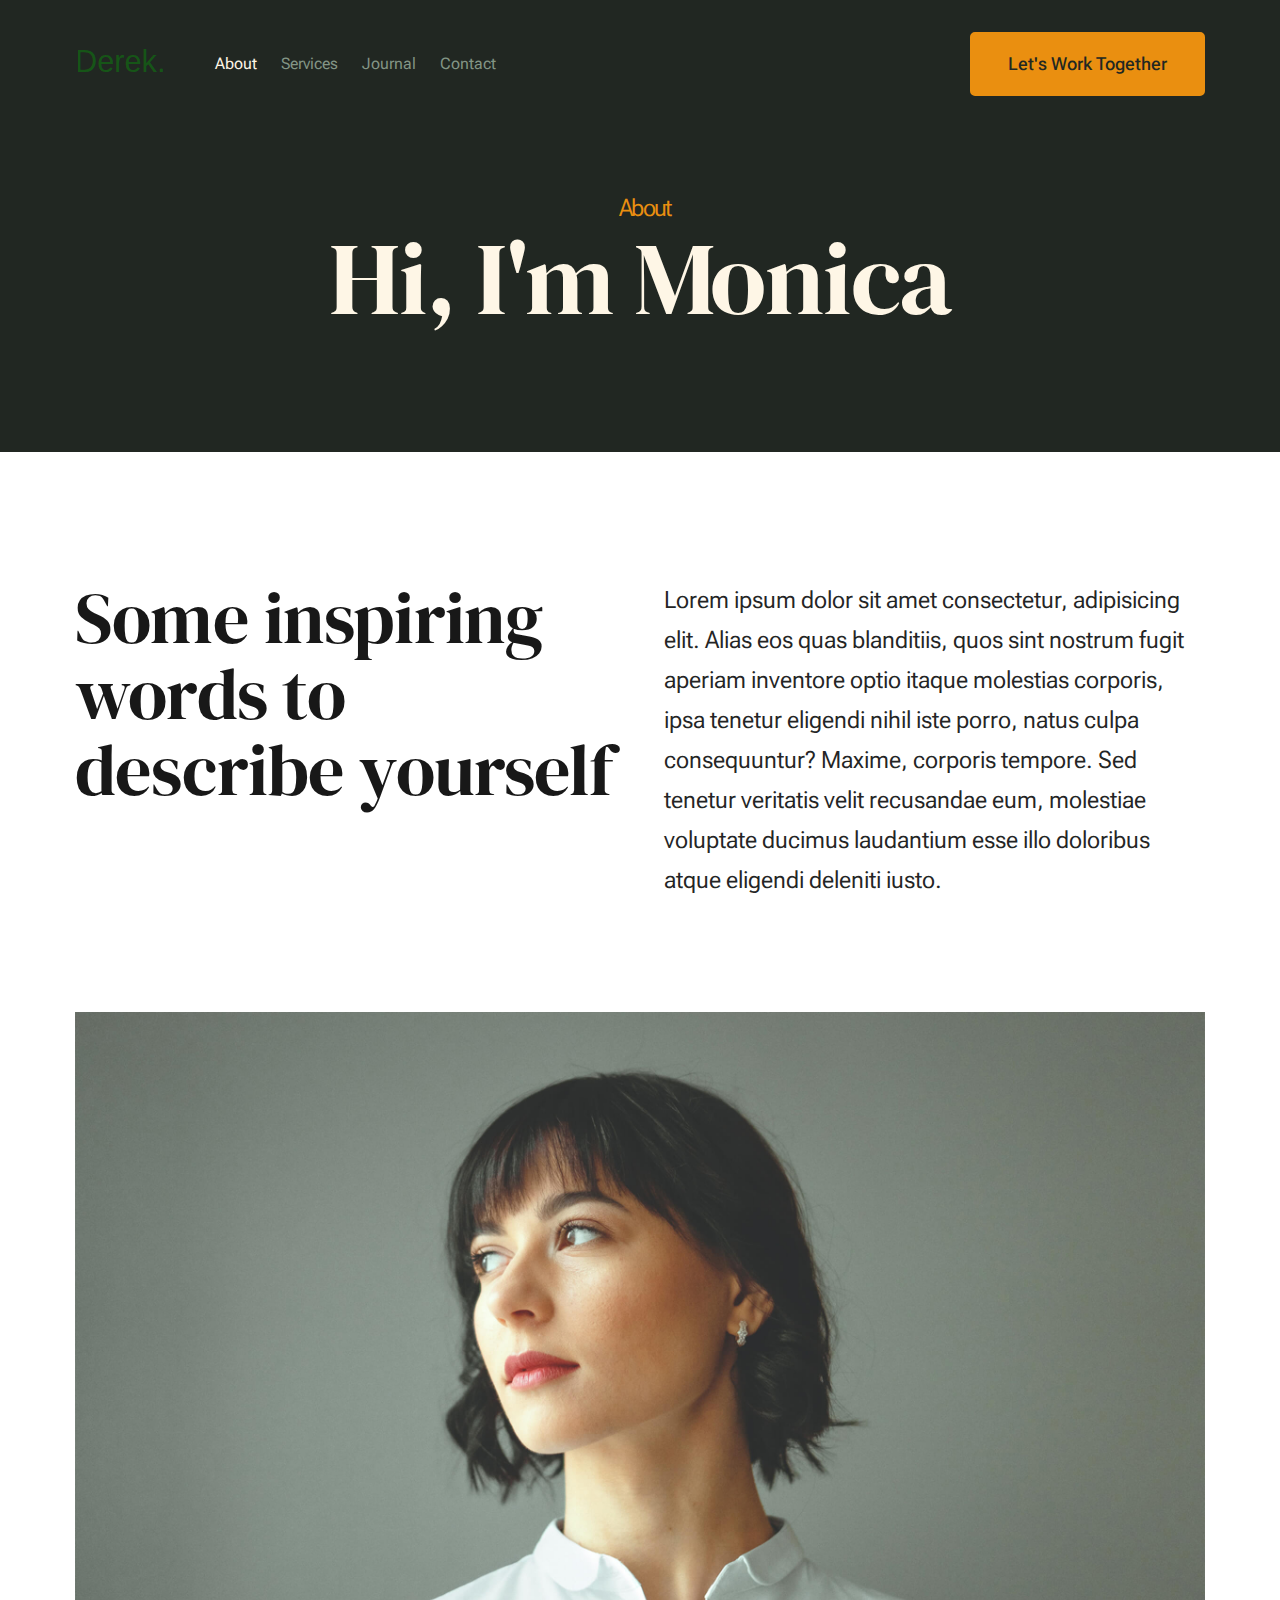
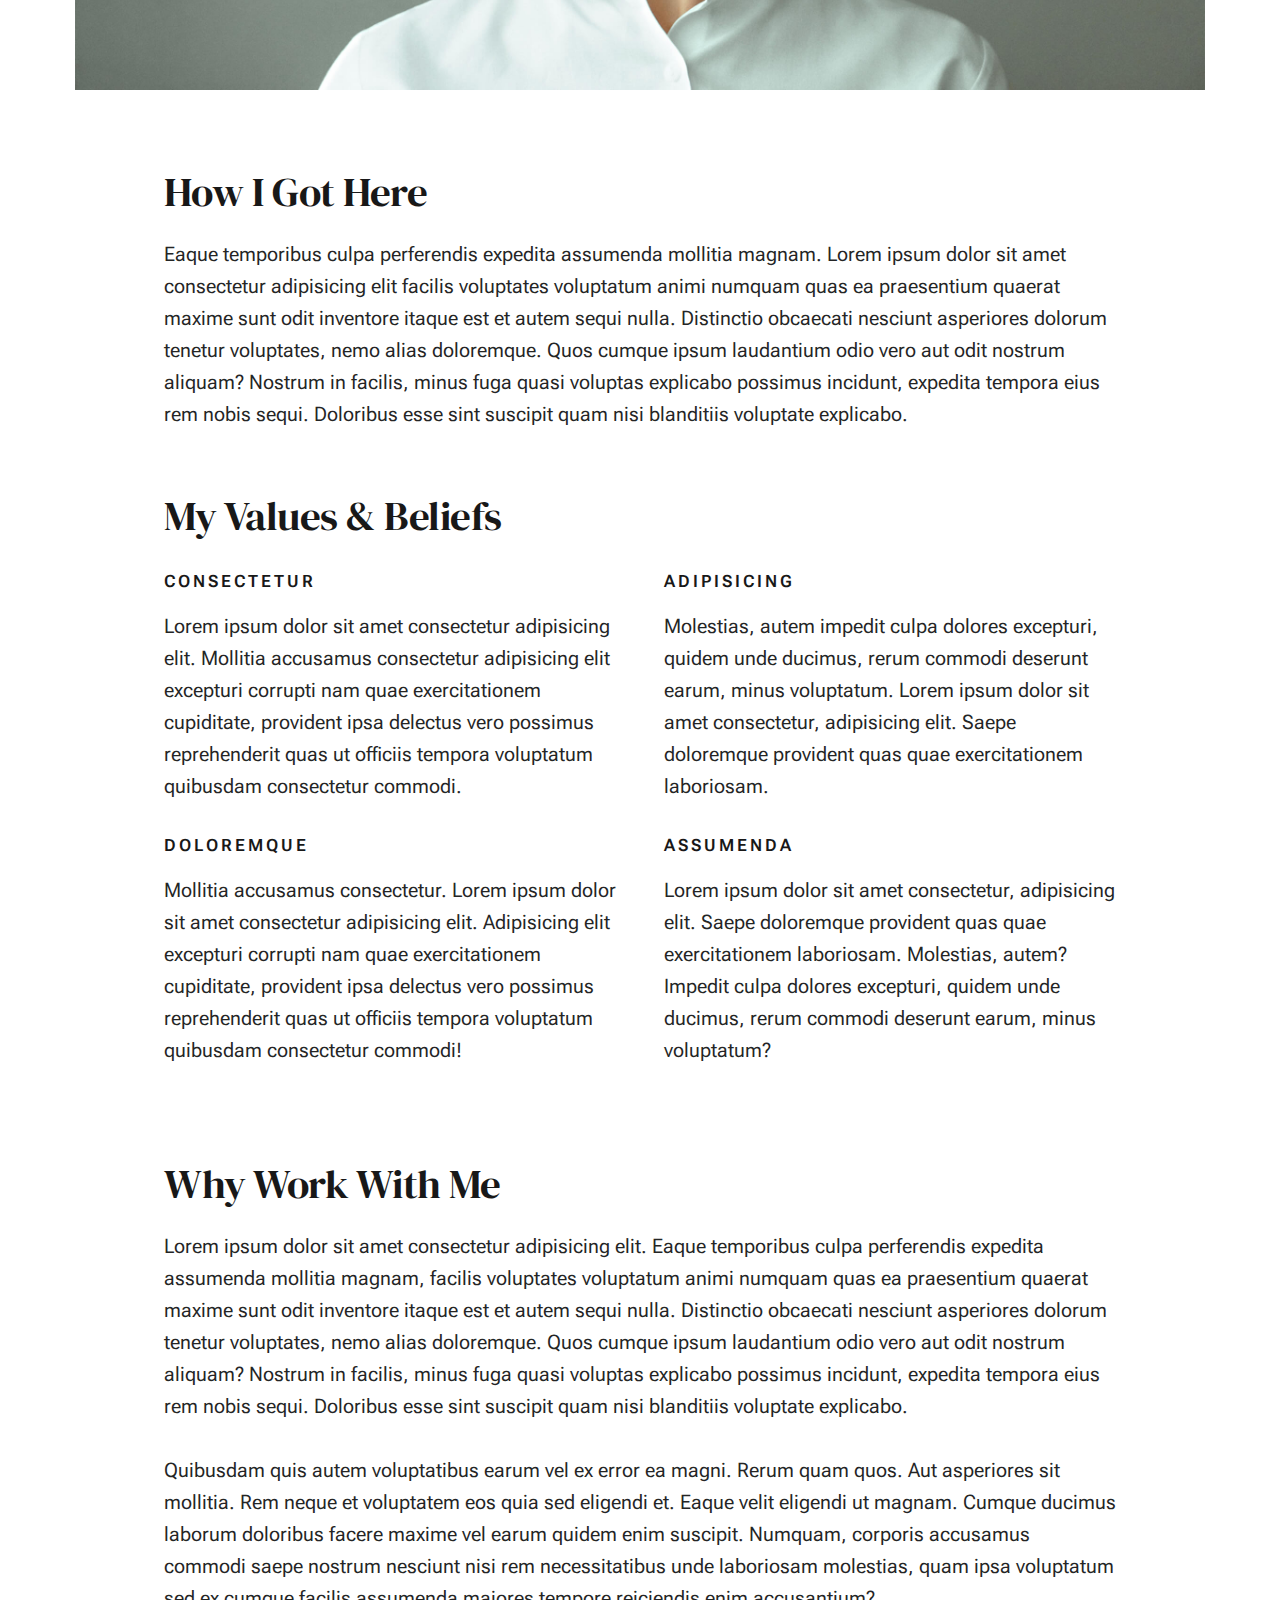
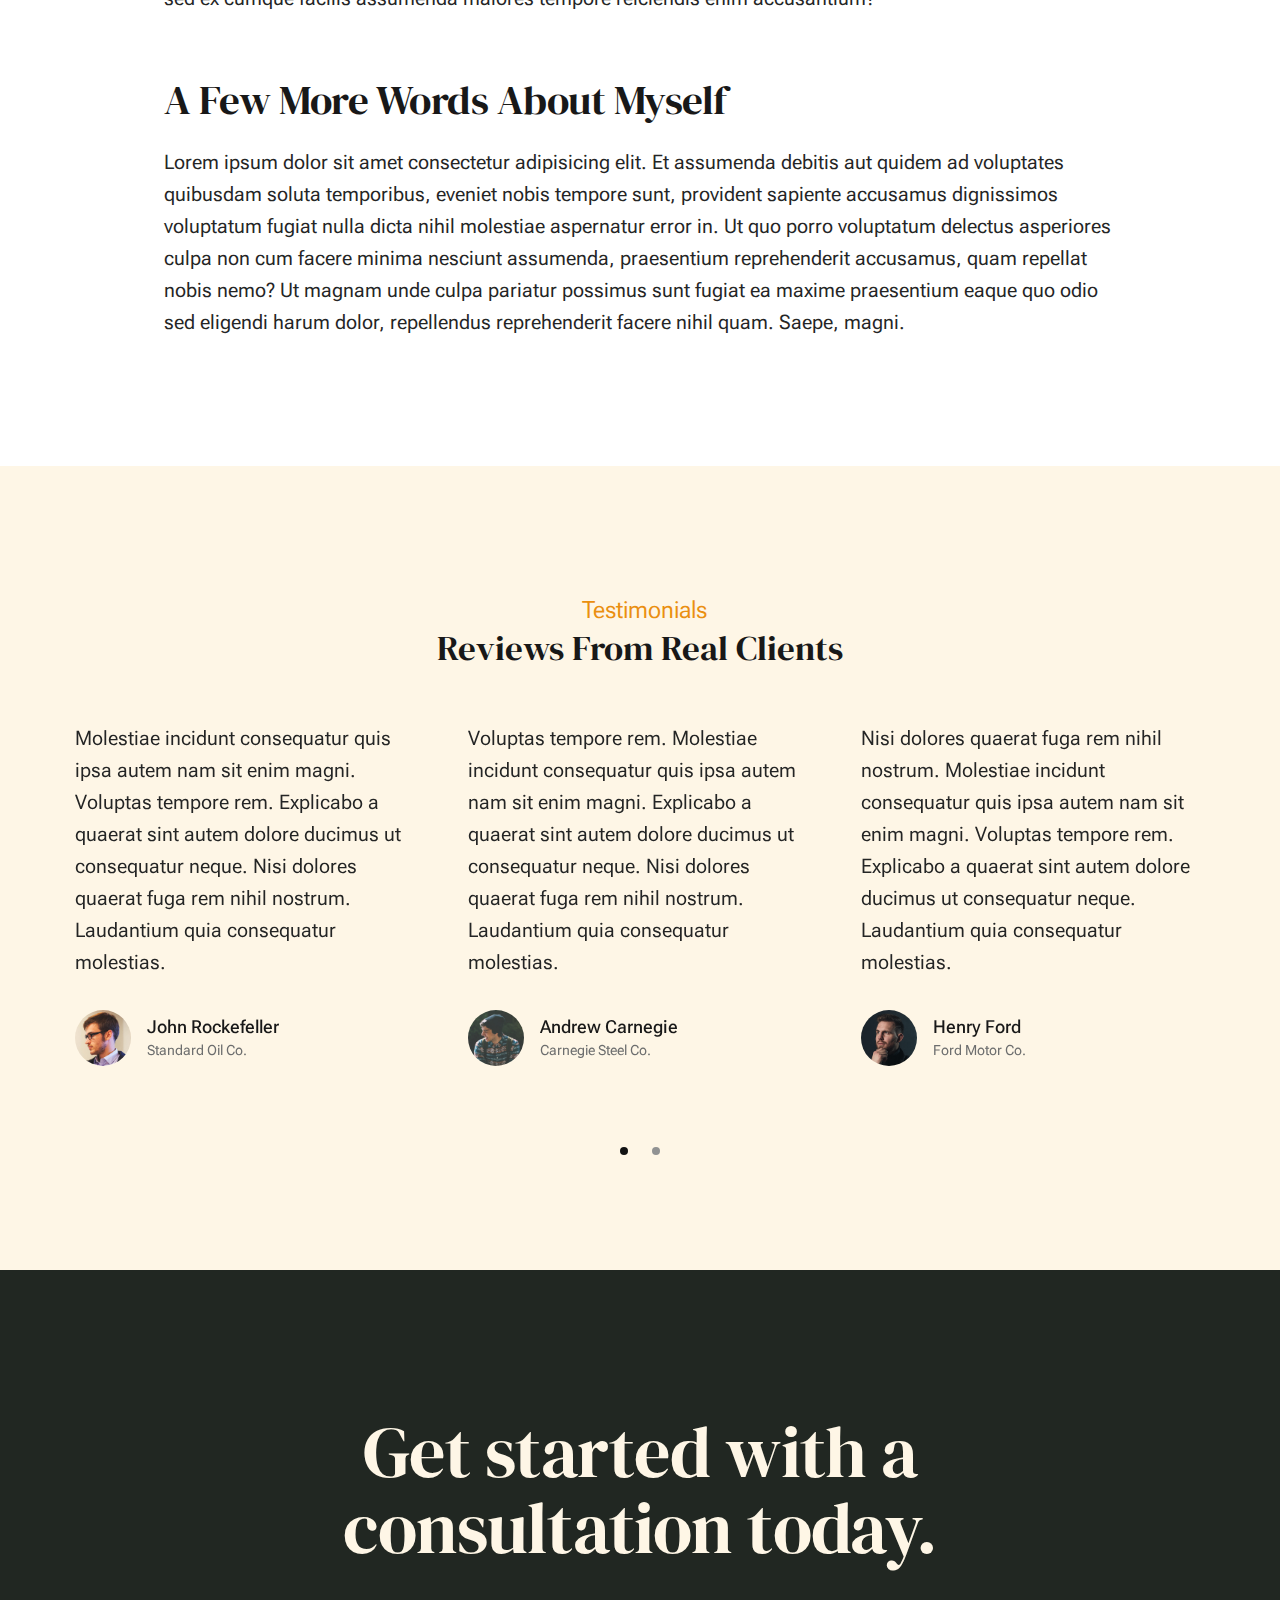
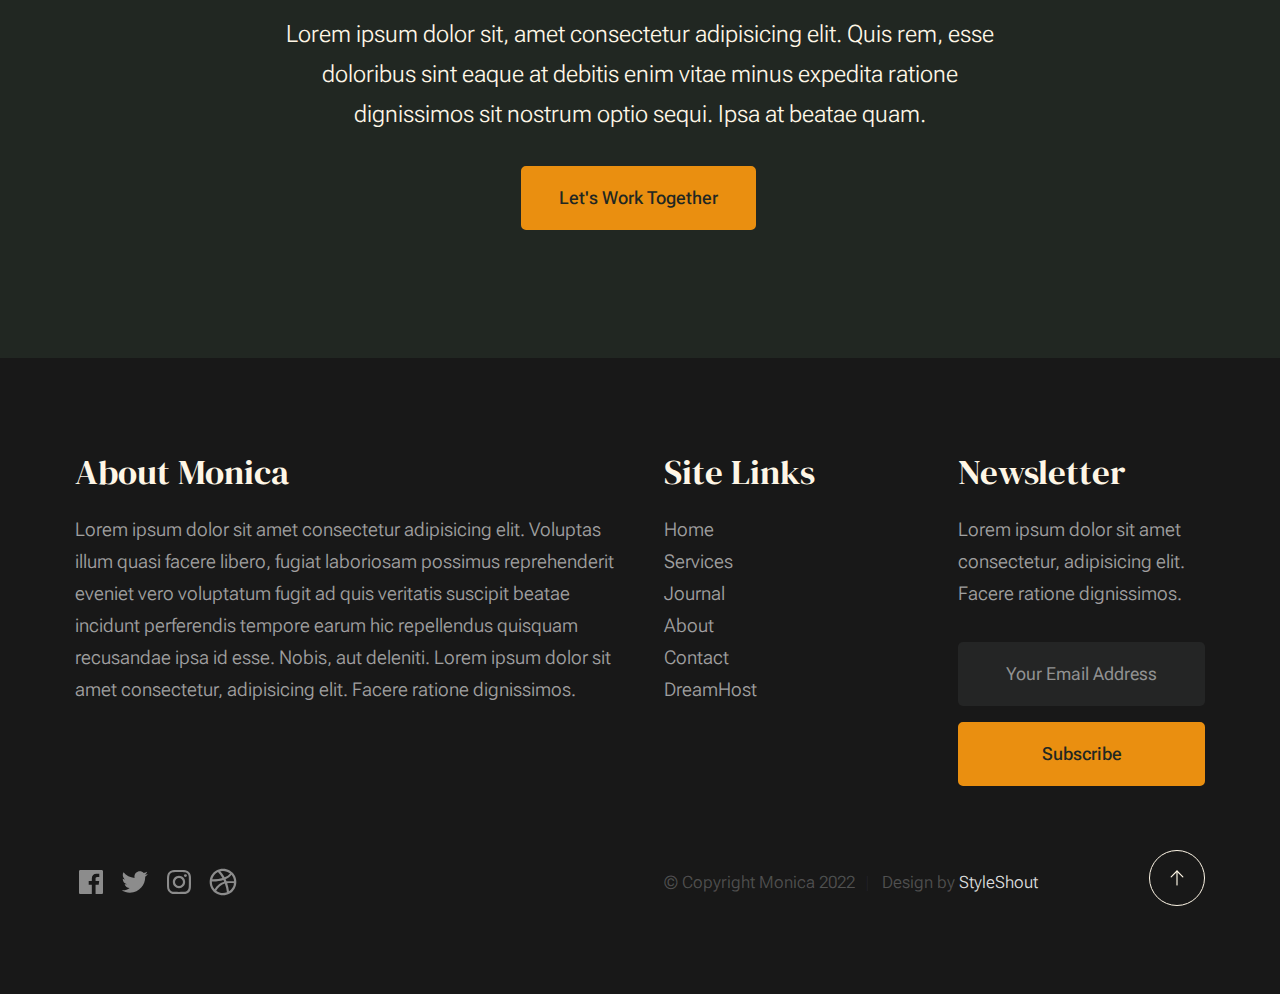
<file: about.html>
<!DOCTYPE html>
<html lang="en" class="no-js" >
<head>

    <!--- basic page needs
    ================================================== -->
    <meta charset="utf-8">
    <meta name="viewport" content="width=device-width, initial-scale=1">
    <title>About - Monica</title>

    <script>
        document.documentElement.classList.remove('no-js');
        document.documentElement.classList.add('js');
    </script>

    <!-- CSS
    ================================================== -->
    <link rel="stylesheet" href="css/vendor.css">
    <link rel="stylesheet" href="css/styles.css">

    <!-- favicons
    ================================================== -->
    <link rel="apple-touch-icon" sizes="180x180" href="apple-touch-icon.png">
    <link rel="icon" type="image/png" sizes="32x32" href="favicon-32x32.png">
    <link rel="icon" type="image/png" sizes="16x16" href="favicon-16x16.png">
    <link rel="manifest" href="site.webmanifest">

</head>


<body id="top">


    <!-- preloader
    ================================================== -->
    <div id="preloader">
        <div id="loader" class="dots-fade">
            <div></div>
            <div></div>
            <div></div>
        </div>
    </div>


    <!-- page wrap
    ================================================== -->
    <div id="page" class="s-pagewrap">


        <!-- # site header 
        ================================================== -->
        <header class="s-header">

            <div class="row s-header__inner width-sixteen-col">

                <div class="s-header__block">
                    <div class="s-header__logo">
                        <a class="logo" href="index.html">
                            <img src="images/logo.svg" alt="Homepage">
                        </a>
                    </div>

                    <a class="s-header__menu-toggle" href="#0"><span>Menu</span></a>
                </div> <!-- end s-header__block -->

                <nav class="s-header__nav">
    
                    <ul class="s-header__menu-links">
                        <li class="current"><a href="about.html">About</a></li>
                        <li><a href="services.html">Services</a></li>
                        <li><a href="blog.html">Journal</a></li>
                        <li><a href="contact.html">Contact</a></li>
                    </ul> <!-- s-header__menu-links -->

                    <div class="s-header__contact">
                        <a href="contact.html" class="btn btn--primary s-header__contact-btn">Let's Work Together</a>                        
                    </div> <!-- s-header__contact -->
    
                </nav> <!-- end s-header__nav -->

            </div> <!-- end s-header__inner -->

        </header> <!-- end s-header -->


        <!-- # site main content
        ================================================== -->
        <section id="content" class="s-content">

               <section class="s-pageheader pageheader">
                    <div class="row">
                        <div class="column xl-12">
                            <h1 class="page-title">
                                <span class="page-title__small-type text-pretitle">About</span>
                                Hi, I'm Monica
                            </h1>
                            
                        </div>
                    </div>
               </section> <!-- end pageheader --> 

               <section class="s-pagecontent pagecontent">

                    <div class="row pageintro">
                        <div class="column xl-6 lg-12">
                            <h2 class="text-display-title">Some inspiring words to describe yourself</h2>
                        </div>
                        <div class="column xl-6 lg-12 u-flexitem-x-right">
                            <p class="lead">
                            Lorem ipsum dolor sit amet consectetur, adipisicing elit. Alias eos quas blanditiis, quos sint nostrum fugit aperiam 
                            inventore optio itaque molestias corporis, ipsa tenetur eligendi nihil iste porro, natus culpa consequuntur? Maxime, 
                            corporis tempore. Sed tenetur veritatis velit recusandae eum, molestiae voluptate ducimus laudantium esse illo 
                            doloribus atque eligendi deleniti iusto. 
                            </p>
                        </div>                       
                    </div> <!-- end pageintro -->   
                    
                    <div class="row pagemedia">
                        <d class="column xl-12">
                            <figure class="page-media">                                
                                <img src="images/thumbs/about/about-1200.jpg" 
                                     srcset="images/thumbs/about/about-2400.jpg 2400w, 
                                             images/thumbs/about/about-1200.jpg 1200w, 
                                             images/thumbs/about/about-600.jpg 600w" sizes="(max-width: 2400px) 100vw, 2400px" alt="">
                            </figure>
                        </d>
                    </div> <!-- end pagemedia -->

                    <div class="row width-narrower pagemain">
                        <div class="column xl-12"> 

                            <h2>How I Got Here</h2>
                            <p>
                            Eaque temporibus culpa perferendis expedita assumenda mollitia magnam. Lorem ipsum dolor sit amet consectetur adipisicing elit
                            facilis voluptates voluptatum animi numquam quas ea praesentium quaerat maxime sunt odit inventore itaque est et autem sequi nulla. 
                            Distinctio obcaecati nesciunt asperiores dolorum tenetur voluptates, nemo alias doloremque. Quos cumque ipsum laudantium odio vero 
                            aut odit nostrum aliquam? Nostrum in facilis, minus fuga quasi voluptas explicabo possimus incidunt, expedita tempora eius rem nobis sequi. 
                            Doloribus esse sint suscipit quam nisi blanditiis voluptate explicabo.
                            </p>

                            <h2 class="u-add-bottom">My Values & Beliefs</h2>

                            <div class="grid-list-items list-items">
                                <div class="grid-list-items__item list-items__item u-remove-bottom">
                                    <div class="list-items__item-header">
                                        <h6 class="list-items__item-small-title">Consectetur</h6>
                                    </div>
                                    <p>
                                    Lorem ipsum dolor sit amet consectetur adipisicing elit. Mollitia accusamus consectetur adipisicing elit excepturi corrupti 
                                    nam quae exercitationem cupiditate, provident ipsa delectus vero possimus reprehenderit quas ut officiis tempora voluptatum 
                                    quibusdam consectetur commodi.
                                    </p>
                                </div>
                                <div class="grid-list-items__item list-items__item u-remove-bottom">
                                    <div class="list-items__item-header">
                                        <h6 class="list-items__item-small-title">Adipisicing</h6>
                                    </div>
                                    <p> 
                                    Molestias, autem impedit culpa dolores excepturi, quidem unde ducimus, rerum commodi deserunt earum, minus voluptatum.
                                    Lorem ipsum dolor sit amet consectetur, adipisicing elit. Saepe doloremque provident quas quae exercitationem laboriosam.
                                    </p>
                                </div>
                                <div class="grid-list-items__item list-items__item u-remove-bottom">
                                    <div class="list-items__item-header">
                                        <h6 class="list-items__item-small-title">Doloremque</h6>
                                    </div>
                                    <p>
                                    Mollitia accusamus consectetur. Lorem ipsum dolor sit amet consectetur adipisicing elit. Adipisicing elit excepturi corrupti 
                                    nam quae exercitationem cupiditate, provident ipsa delectus vero possimus reprehenderit quas ut officiis tempora voluptatum 
                                    quibusdam consectetur commodi!
                                    </p>
                                </div>
                                <div class="grid-list-items__item list-items__item u-remove-bottom">
                                    <div class="list-items__item-header">
                                        <h6 class="list-items__item-small-title">Assumenda</h6>
                                    </div>
                                    <p>
                                    Lorem ipsum dolor sit amet consectetur, adipisicing elit. Saepe doloremque provident quas quae exercitationem laboriosam. 
                                    Molestias, autem? Impedit culpa dolores excepturi, quidem unde ducimus, rerum commodi deserunt earum, minus voluptatum?
                                    </p>
                                </div>
                            </div> <!--grid-list-items -->

                            <h2>Why Work With Me</h2>
                            <p>
                            Lorem ipsum dolor sit amet consectetur adipisicing elit. Eaque temporibus culpa perferendis expedita assumenda mollitia magnam, 
                            facilis voluptates voluptatum animi numquam quas ea praesentium quaerat maxime sunt odit inventore itaque est et autem sequi nulla. 
                            Distinctio obcaecati nesciunt asperiores dolorum tenetur voluptates, nemo alias doloremque. Quos cumque ipsum laudantium odio vero aut 
                            odit nostrum aliquam? Nostrum in facilis, minus fuga quasi voluptas explicabo possimus incidunt, expedita tempora eius rem nobis sequi. 
                            Doloribus esse sint suscipit quam nisi blanditiis voluptate explicabo.
                            </p>

                            <p>
                            Quibusdam quis autem voluptatibus earum vel ex error ea magni. Rerum quam quos. Aut asperiores sit mollitia. Rem neque et voluptatem 
                            eos quia sed eligendi et. Eaque velit eligendi ut magnam. Cumque ducimus laborum doloribus facere maxime vel earum quidem enim suscipit. 
                            Numquam, corporis accusamus commodi saepe nostrum nesciunt nisi rem necessitatibus unde laboriosam molestias, quam ipsa voluptatum sed 
                            ex cumque facilis assumenda maiores tempore reiciendis enim accusantium?
                            </p>                   

                            <h2>A Few More Words About Myself</h2>
                            <p>
                            Lorem ipsum dolor sit amet consectetur adipisicing elit. Et assumenda debitis aut quidem ad voluptates quibusdam soluta temporibus, 
                            eveniet nobis tempore sunt, provident sapiente accusamus dignissimos voluptatum fugiat nulla dicta nihil molestiae aspernatur error in. 
                            Ut quo porro voluptatum delectus asperiores culpa non cum facere minima nesciunt assumenda, praesentium reprehenderit accusamus, quam 
                            repellat nobis nemo? Ut magnam unde culpa pariatur possimus sunt fugiat ea maxime praesentium eaque quo odio sed eligendi harum dolor, 
                            repellendus reprehenderit facere nihil quam. Saepe, magni.
                            </p>

                        </div> <!-- end grid-block-->
                    </div> <!-- end pagemain -->

               </section> <!-- pagecontent -->

               <section class="s-testimonials">

                    <div class="s-testimonials__header row row-x-center text-center">
                        <div class="column xl-8 lg-12">
        
                            <p class="text-pretitle">
                            Testimonials
                            </p>
                            <h3>
                            Reviews From Real Clients
                            </h3>                        
        
                        </div>
                    </div> <!--end s-testimonials__header -->

                    <div class="row s-testimonials__content">
                        <div class="column xl-12 testimonials">

                            <div class="swiper-container testimonials__slider page-slider">

                                <div class="swiper-wrapper">
                                    <div class="testimonials__slide swiper-slide">
                                        <p>
                                        Molestiae incidunt consequatur quis ipsa autem nam sit enim magni. Voluptas tempore rem. 
                                        Explicabo a quaerat sint autem dolore ducimus ut consequatur neque. Nisi dolores quaerat fuga rem nihil nostrum.
                                        Laudantium quia consequatur molestias.
                                        </p>
                                        <div class="testimonials__author">
                                            <img src="images/avatars/user-01.jpg" alt="Author image" class="testimonials__avatar">
                                            <cite class="testimonials__cite">
                                                <strong>John Rockefeller</strong>
                                                <span>Standard Oil Co.</span>
                                            </cite>
                                        </div>
                                    </div>
                                    <div class="testimonials__slide swiper-slide">
                                        <p>
                                        Voluptas tempore rem. Molestiae incidunt consequatur quis ipsa autem nam sit enim magni. 
                                        Explicabo a quaerat sint autem dolore ducimus ut consequatur neque. Nisi dolores quaerat fuga rem nihil nostrum.
                                        Laudantium quia consequatur molestias.
                                        </p>
                                        <div class="testimonials__author">
                                            <img src="images/avatars/user-04.jpg" alt="Author image" class="testimonials__avatar">
                                            <cite class="testimonials__cite">
                                                <strong>Andrew Carnegie</strong>
                                                <span>Carnegie Steel Co.</span>
                                            </cite>
                                        </div>
                                    </div>
                                    <div class="testimonials__slide swiper-slide">
                                        <p>
                                        Nisi dolores quaerat fuga rem nihil nostrum. Molestiae incidunt consequatur quis ipsa autem nam sit enim magni. 
                                        Voluptas tempore rem. Explicabo a quaerat sint autem dolore ducimus ut consequatur neque. 
                                        Laudantium quia consequatur molestias.
                                        </p>
                                        <div class="testimonials__author">
                                            <img src="images/avatars/user-06.jpg" alt="Author image" class="testimonials__avatar">
                                            <cite class="testimonials__cite">
                                                <strong>Henry Ford</strong>
                                                <span>Ford Motor Co.</span>
                                            </cite>
                                        </div>
                                    </div>
                                    <div class="testimonials__slide swiper-slide">
                                        <p>
                                        Molestiae incidunt consequatur quis ipsa autem nam sit enim magni. Voluptas tempore rem. 
                                        Explicabo a quaerat sint autem dolore ducimus ut consequatur neque. Nisi dolores quaerat fuga rem nihil nostrum.
                                        Laudantium quia consequatur molestias.
                                        </p>
                                        <div class="testimonials__author">
                                            <img src="images/avatars/user-02.jpg" alt="Author image" class="testimonials__avatar">
                                            <cite class="testimonials__cite">
                                                <strong>John Morgan</strong>
                                                <span>JP Morgan & Co.</span>
                                            </cite>
                                        </div>
                                    </div> 
                                </div> <!-- end swiper-wrapper --> 

                                <div class="swiper-pagination"></div>

                            </div> <!--end testimonials__slider --> 

                        </div> <!-- testimonials -->
                    </div> <!--end s-testimonials__content -->

               </section> <!-- end s-testimonials -->

        </section> <!-- s-content-->

        <!-- # cta
        ================================================== -->
        <section id="cta" class="s-cta">

            <div class="row row-x-center text-center">
                <div class="column xl-8 lg-12">

                    <div class="s-cta__content">
                        <h2 class="text-display-title">
                        Get started with a consultation today.
                        </h2>
                        <p class="lead">
                        Lorem ipsum dolor sit, amet consectetur adipisicing elit. Quis rem, esse doloribus sint eaque at debitis enim vitae minus expedita ratione dignissimos sit nostrum optio sequi. Ipsa at beatae quam.
                        </p>
                        <a href="contact.html" class="btn btn--primary">Let's Work Together</a>
                    </div>

                </div>
            </div>

        </section> <!-- end s-cta -->


        <!-- # footer 
        ================================================== -->
        <footer class="s-footer">
            <div class="row s-footer__content">
                <div class="column xl-6 lg-6 md-12 s-footer__block s-footer__about">                    
                    <h3>About Monica</h3>
                    <p>
                    Lorem ipsum dolor sit amet consectetur adipisicing elit. Voluptas illum quasi facere libero, 
                    fugiat laboriosam possimus reprehenderit eveniet vero voluptatum fugit ad quis veritatis suscipit beatae 
                    incidunt perferendis tempore earum hic repellendus quisquam recusandae ipsa id esse. Nobis, aut deleniti.
                    Lorem ipsum dolor sit amet consectetur, adipisicing elit. Facere ratione dignissimos.
                    </p>               
                </div>                
                <div class="column xl-3 lg-6 md-12 s-footer__block s-footer__site-links">
                    <h3>Site Links</h3>
                    <ul class="link-list">
                        <li><a href="index.html">Home</a></li>
                        <li><a href="services.html">Services</a></li>
                        <li><a href="blog.html">Journal</a></li>
                        <li><a href="about.html">About</a></li>
                        <li><a href="contact.html">Contact</a></li>
                        <li><a href="https://www.dreamhost.com/r.cgi?287326">DreamHost</a></li>
                    </ul>
                </div>
                <div class="column xl-3 lg-6 md-12 tab-12 s-footer__block s-footer__newsletter">
                    <h3>Newsletter</h3>

                    <p>
                    Lorem ipsum dolor sit amet consectetur, adipisicing elit. Facere ratione dignissimos.
                    </p>

                    <div class="subscribe-form">
                        <form id="mc-form" class="mc-form">
                            <input type="email" name="EMAIL" id="mce-EMAIL" class="u-fullwidth text-center" placeholder="Your Email Address" title="The domain portion of the email address is invalid (the portion after the @)." pattern="^([^\x00-\x20\x22\x28\x29\x2c\x2e\x3a-\x3c\x3e\x40\x5b-\x5d\x7f-\xff]+|\x22([^\x0d\x22\x5c\x80-\xff]|\x5c[\x00-\x7f])*\x22)(\x2e([^\x00-\x20\x22\x28\x29\x2c\x2e\x3a-\x3c\x3e\x40\x5b-\x5d\x7f-\xff]+|\x22([^\x0d\x22\x5c\x80-\xff]|\x5c[\x00-\x7f])*\x22))*\x40([^\x00-\x20\x22\x28\x29\x2c\x2e\x3a-\x3c\x3e\x40\x5b-\x5d\x7f-\xff]+|\x5b([^\x0d\x5b-\x5d\x80-\xff]|\x5c[\x00-\x7f])*\x5d)(\x2e([^\x00-\x20\x22\x28\x29\x2c\x2e\x3a-\x3c\x3e\x40\x5b-\x5d\x7f-\xff]+|\x5b([^\x0d\x5b-\x5d\x80-\xff]|\x5c[\x00-\x7f])*\x5d))*(\.\w{2,})+$" required>
                            <input type="submit" name="subscribe" value="Subscribe" class="btn btn--primary btn--small u-fullwidth">
                            <!-- <div style="position: absolute; left: -5000px;" aria-hidden="true"><input type="text" name="b_cdb7b577e41181934ed6a6a44_9a91cfe7b3" tabindex="-1" value=""></div> -->
                            <div class="mc-status"></div>
                        </form>
                    </div>
                </div>
            </div>    
            
            <div class="row s-footer__bottom">
                <div class="column xl-6 lg-12">
                    <ul class="s-footer__social social-list">
                        <li>
                            <a href="#0">
                                <svg xmlns="http://www.w3.org/2000/svg" width="24" height="24" viewBox="0 0 24 24" style="fill:rgba(0, 0, 0, 1);transform:;-ms-filter:"><path d="M20,3H4C3.447,3,3,3.448,3,4v16c0,0.552,0.447,1,1,1h8.615v-6.96h-2.338v-2.725h2.338v-2c0-2.325,1.42-3.592,3.5-3.592 c0.699-0.002,1.399,0.034,2.095,0.107v2.42h-1.435c-1.128,0-1.348,0.538-1.348,1.325v1.735h2.697l-0.35,2.725h-2.348V21H20 c0.553,0,1-0.448,1-1V4C21,3.448,20.553,3,20,3z"></path></svg>
                                <span class="u-screen-reader-text">Facebook</span>
                            </a>
                        </li>
                        <li>
                            <a href="#0">
                                <svg xmlns="http://www.w3.org/2000/svg" width="24" height="24" viewBox="0 0 24 24" style="fill:rgba(0, 0, 0, 1);transform:;-ms-filter:"><path d="M19.633,7.997c0.013,0.175,0.013,0.349,0.013,0.523c0,5.325-4.053,11.461-11.46,11.461c-2.282,0-4.402-0.661-6.186-1.809 c0.324,0.037,0.636,0.05,0.973,0.05c1.883,0,3.616-0.636,5.001-1.721c-1.771-0.037-3.255-1.197-3.767-2.793 c0.249,0.037,0.499,0.062,0.761,0.062c0.361,0,0.724-0.05,1.061-0.137c-1.847-0.374-3.23-1.995-3.23-3.953v-0.05 c0.537,0.299,1.16,0.486,1.82,0.511C3.534,9.419,2.823,8.184,2.823,6.787c0-0.748,0.199-1.434,0.548-2.032 c1.983,2.443,4.964,4.04,8.306,4.215c-0.062-0.3-0.1-0.611-0.1-0.923c0-2.22,1.796-4.028,4.028-4.028 c1.16,0,2.207,0.486,2.943,1.272c0.91-0.175,1.782-0.512,2.556-0.973c-0.299,0.935-0.936,1.721-1.771,2.22 c0.811-0.088,1.597-0.312,2.319-0.624C21.104,6.712,20.419,7.423,19.633,7.997z"></path></svg>
                                <span class="u-screen-reader-text">Twitter</span>
                            </a>
                        </li>
                        <li>
                            <a href="#0">
                                <svg xmlns="http://www.w3.org/2000/svg" width="24" height="24" viewBox="0 0 24 24" style="fill:rgba(0, 0, 0, 1);transform:;-ms-filter:"><path d="M11.999,7.377c-2.554,0-4.623,2.07-4.623,4.623c0,2.554,2.069,4.624,4.623,4.624c2.552,0,4.623-2.07,4.623-4.624 C16.622,9.447,14.551,7.377,11.999,7.377L11.999,7.377z M11.999,15.004c-1.659,0-3.004-1.345-3.004-3.003 c0-1.659,1.345-3.003,3.004-3.003s3.002,1.344,3.002,3.003C15.001,13.659,13.658,15.004,11.999,15.004L11.999,15.004z"></path><circle cx="16.806" cy="7.207" r="1.078"></circle><path d="M20.533,6.111c-0.469-1.209-1.424-2.165-2.633-2.632c-0.699-0.263-1.438-0.404-2.186-0.42 c-0.963-0.042-1.268-0.054-3.71-0.054s-2.755,0-3.71,0.054C7.548,3.074,6.809,3.215,6.11,3.479C4.9,3.946,3.945,4.902,3.477,6.111 c-0.263,0.7-0.404,1.438-0.419,2.186c-0.043,0.962-0.056,1.267-0.056,3.71c0,2.442,0,2.753,0.056,3.71 c0.015,0.748,0.156,1.486,0.419,2.187c0.469,1.208,1.424,2.164,2.634,2.632c0.696,0.272,1.435,0.426,2.185,0.45 c0.963,0.042,1.268,0.055,3.71,0.055s2.755,0,3.71-0.055c0.747-0.015,1.486-0.157,2.186-0.419c1.209-0.469,2.164-1.424,2.633-2.633 c0.263-0.7,0.404-1.438,0.419-2.186c0.043-0.962,0.056-1.267,0.056-3.71s0-2.753-0.056-3.71C20.941,7.57,20.801,6.819,20.533,6.111z M19.315,15.643c-0.007,0.576-0.111,1.147-0.311,1.688c-0.305,0.787-0.926,1.409-1.712,1.711c-0.535,0.199-1.099,0.303-1.67,0.311 c-0.95,0.044-1.218,0.055-3.654,0.055c-2.438,0-2.687,0-3.655-0.055c-0.569-0.007-1.135-0.112-1.669-0.311 c-0.789-0.301-1.414-0.923-1.719-1.711c-0.196-0.534-0.302-1.099-0.311-1.669c-0.043-0.95-0.053-1.218-0.053-3.654 c0-2.437,0-2.686,0.053-3.655c0.007-0.576,0.111-1.146,0.311-1.687c0.305-0.789,0.93-1.41,1.719-1.712 c0.534-0.198,1.1-0.303,1.669-0.311c0.951-0.043,1.218-0.055,3.655-0.055c2.437,0,2.687,0,3.654,0.055 c0.571,0.007,1.135,0.112,1.67,0.311c0.786,0.303,1.407,0.925,1.712,1.712c0.196,0.534,0.302,1.099,0.311,1.669 c0.043,0.951,0.054,1.218,0.054,3.655c0,2.436,0,2.698-0.043,3.654H19.315z"></path></svg>
                                <span class="u-screen-reader-text">Instagram</span>
                            </a>
                        </li>
                        <li>
                            <a href="#0">
                                <svg xmlns="http://www.w3.org/2000/svg" width="24" height="24" viewBox="0 0 24 24" style="fill: rgba(0, 0, 0, 1);transform: ;msFilter:;"><path d="M20.66 6.98a9.932 9.932 0 0 0-3.641-3.64C15.486 2.447 13.813 2 12 2s-3.486.447-5.02 1.34c-1.533.893-2.747 2.107-3.64 3.64S2 10.187 2 12s.446 3.487 1.34 5.02a9.924 9.924 0 0 0 3.641 3.64C8.514 21.553 10.187 22 12 22s3.486-.447 5.02-1.34a9.932 9.932 0 0 0 3.641-3.64C21.554 15.487 22 13.813 22 12s-.446-3.487-1.34-5.02zM12 3.66c2 0 3.772.64 5.32 1.919-.92 1.174-2.286 2.14-4.1 2.9-1.002-1.813-2.088-3.327-3.261-4.54A7.715 7.715 0 0 1 12 3.66zM5.51 6.8a8.116 8.116 0 0 1 2.711-2.22c1.212 1.201 2.325 2.7 3.34 4.5-2 .6-4.114.9-6.341.9-.573 0-1.006-.013-1.3-.04A8.549 8.549 0 0 1 5.51 6.8zM3.66 12c0-.054.003-.12.01-.2.007-.08.01-.146.01-.2.254.014.641.02 1.161.02 2.666 0 5.146-.367 7.439-1.1.187.373.381.793.58 1.26-1.32.293-2.674 1.006-4.061 2.14S6.4 16.247 5.76 17.5c-1.4-1.587-2.1-3.42-2.1-5.5zM12 20.34c-1.894 0-3.594-.587-5.101-1.759.601-1.187 1.524-2.322 2.771-3.401 1.246-1.08 2.483-1.753 3.71-2.02a29.441 29.441 0 0 1 1.56 6.62 8.166 8.166 0 0 1-2.94.56zm7.08-3.96a8.351 8.351 0 0 1-2.58 2.621c-.24-2.08-.7-4.107-1.379-6.081.932-.066 1.765-.1 2.5-.1.799 0 1.686.034 2.659.1a8.098 8.098 0 0 1-1.2 3.46zm-1.24-5c-1.16 0-2.233.047-3.22.14a27.053 27.053 0 0 0-.68-1.62c2.066-.906 3.532-2.006 4.399-3.3 1.2 1.414 1.854 3.027 1.96 4.84-.812-.04-1.632-.06-2.459-.06z"></path></svg>
                                <span class="u-screen-reader-text">Dribbble</span>
                            </a>
                        </li>
                    </ul> <!-- end s-footer__social -->
                </div>
                <div class="column xl-6 lg-12">
                    <p class="ss-copyright">
                        <span>© Copyright Monica 2022</span> 
                        <span>Design by <a href="https://www.styleshout.com/">StyleShout</a></span>
                    </p>
                </div>

                <div class="ss-go-top">
                    <a class="smoothscroll" title="Back to Top" href="#top">
                        <svg xmlns="http://www.w3.org/2000/svg" viewBox="0 0 24 24" width="36" height="36" fill="none" stroke="#ffffff" stroke-width="1" stroke-linecap="round" stroke-linejoin="round">&lt;!--!  Atomicons Free 1.00 by @atisalab License - https://atomicons.com/license/ (Icons: CC BY 4.0) Copyright 2021 Atomicons --&gt;<polyline points="17 11 12 6 7 11"></polyline><line x1="12" y1="18" x2="12" y2="6"></line></svg>
                    </a>
                </div> <!-- end ss-go-top -->
            </div>
            
        </footer> <!-- end s-footer -->

    </div> <!-- end page-wrap -->

    <!-- Java Script
    ================================================== -->
    <script src="js/plugins.js"></script>
    <script src="js/main.js"></script>

</body>
</html>
</file>
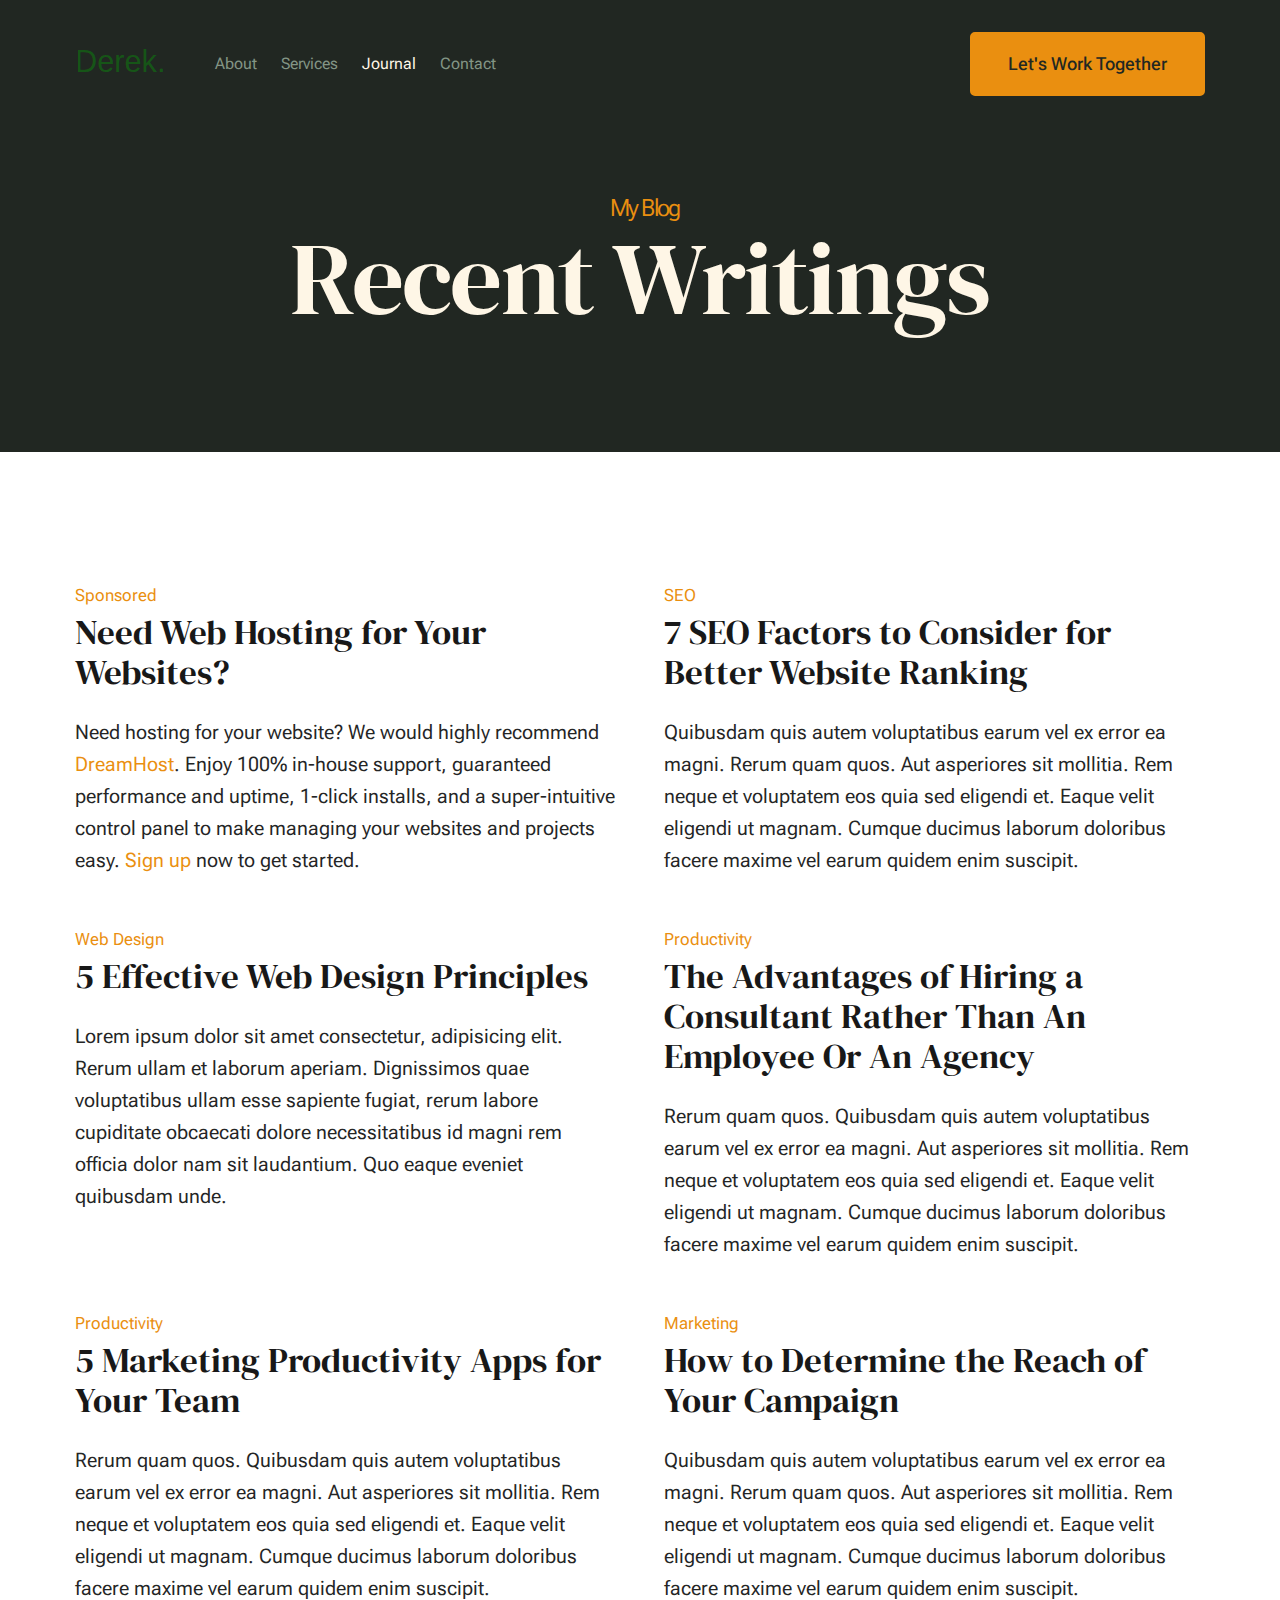
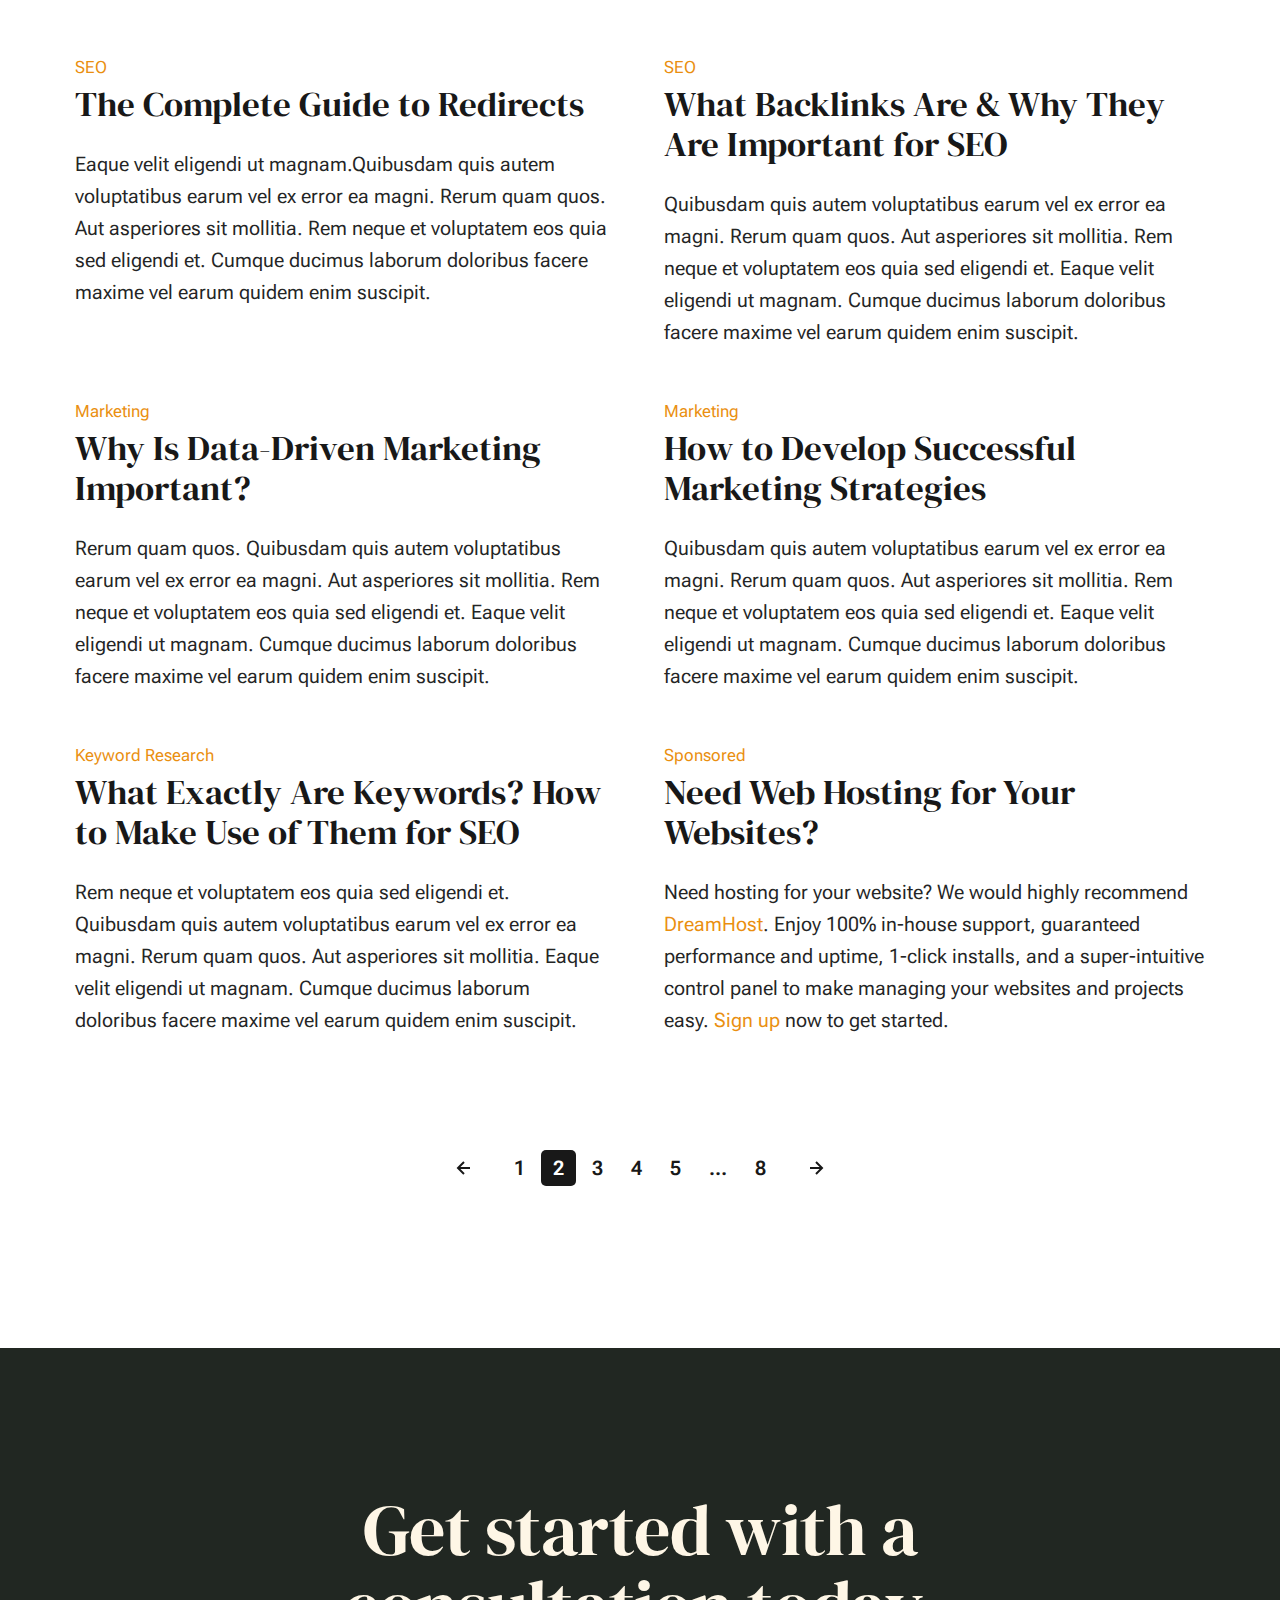
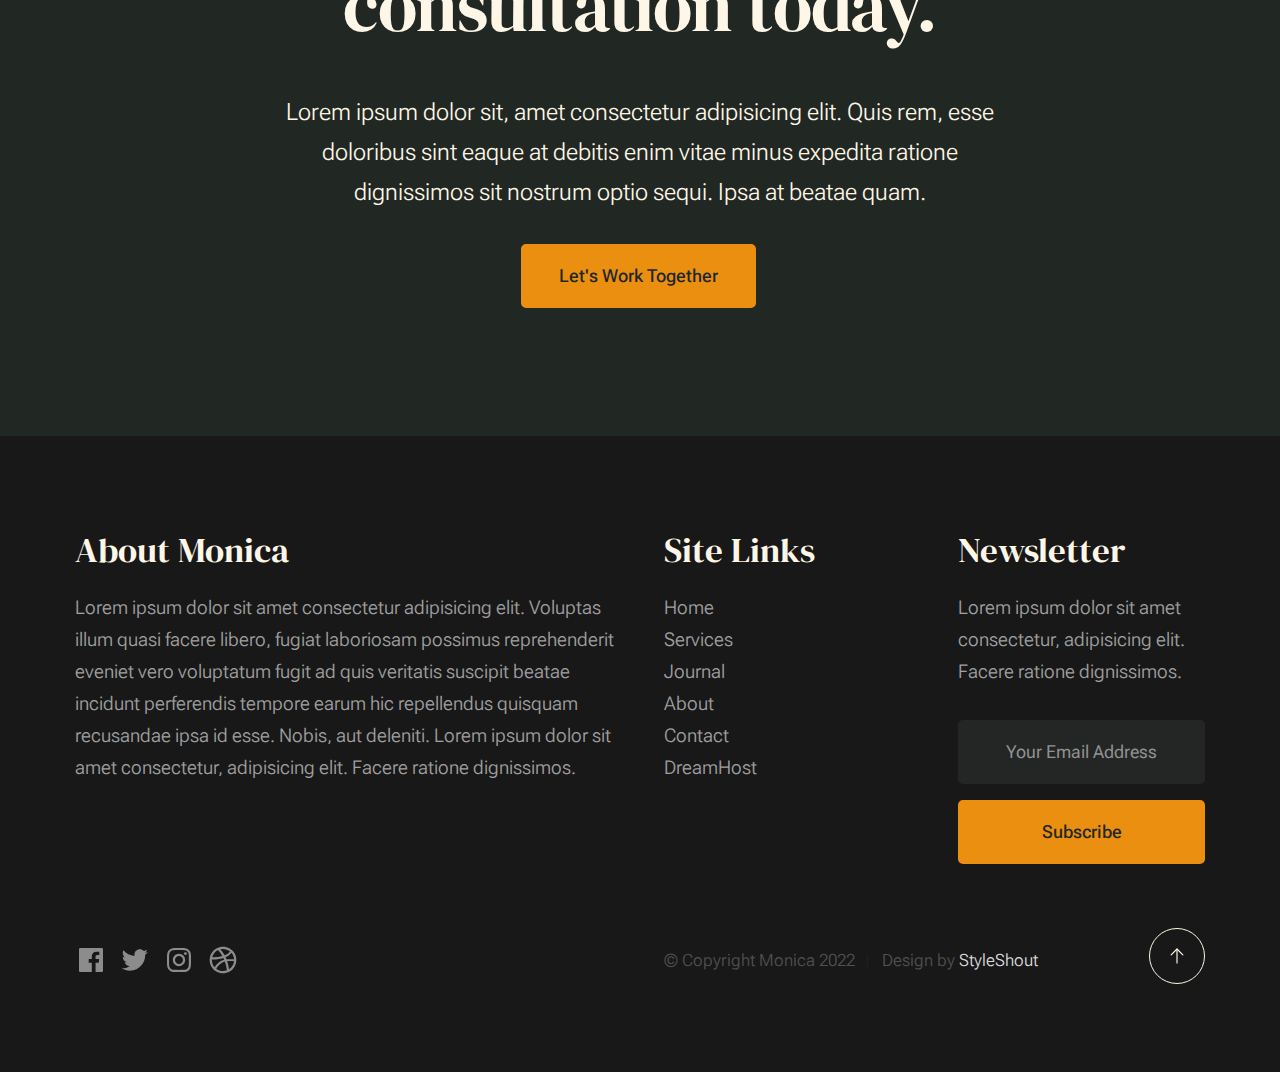
<file: blog.html>
<!DOCTYPE html>
<html lang="en" class="no-js" >
<head>

    <!--- basic page needs
    ================================================== -->
    <meta charset="utf-8">
    <meta name="viewport" content="width=device-width, initial-scale=1">
    <title>Blog - Monica</title>

    <script>
        document.documentElement.classList.remove('no-js');
        document.documentElement.classList.add('js');
    </script>

    <!-- CSS
    ================================================== -->
    <link rel="stylesheet" href="css/vendor.css">
    <link rel="stylesheet" href="css/styles.css">

    <!-- favicons
    ================================================== -->
    <link rel="apple-touch-icon" sizes="180x180" href="apple-touch-icon.png">
    <link rel="icon" type="image/png" sizes="32x32" href="favicon-32x32.png">
    <link rel="icon" type="image/png" sizes="16x16" href="favicon-16x16.png">
    <link rel="manifest" href="site.webmanifest">

</head>


<body id="top">


    <!-- preloader
    ================================================== -->
    <div id="preloader">
        <div id="loader" class="dots-fade">
            <div></div>
            <div></div>
            <div></div>
        </div>
    </div>


    <!-- page wrap
    ================================================== -->
    <div id="page" class="s-pagewrap">

        <!-- # site header 
        ================================================== -->
        <header class="s-header">

            <div class="row s-header__inner width-sixteen-col">

                <div class="s-header__block">
                    <div class="s-header__logo">
                        <a class="logo" href="index.html">
                            <img src="images/logo.svg" alt="Homepage">
                        </a>
                    </div>

                    <a class="s-header__menu-toggle" href="#0"><span>Menu</span></a>
                </div> <!-- end s-header__block -->

                <nav class="s-header__nav">
    
                    <ul class="s-header__menu-links">
                        <li><a href="about.html">About</a></li>
                        <li><a href="services.html">Services</a></li>
                        <li class="current"><a href="blog.html">Journal</a></li>
                        <li><a href="contact.html">Contact</a></li>
                    </ul> <!-- s-header__menu-links -->

                    <div class="s-header__contact">
                        <a href="contact.html" class="btn btn--primary s-header__contact-btn">Let's Work Together</a>                        
                    </div> <!-- s-header__contact -->
    
                </nav> <!-- end s-header__nav -->

            </div> <!-- end s-header__inner -->

        </header> <!-- end s-header -->


        <!-- # site main content
        ================================================== -->
        <section id="content" class="s-content">

               <section class="s-pageheader pageheader">
                    <div class="row">
                        <div class="column xl-12">
                            <h1 class="page-title">
                                <span class="page-title__small-type text-pretitle">My Blog</span>
                                Recent Writings
                            </h1>
                        </div>
                    </div>
               </section>   

               <section class="s-pagecontent pagecontent">

                    <div class="row">
                        <div class="column xl-12 grid-block">          
        
                            <!-- <div class="grid-full">         -->
                                <div class="grid-full grid-list-items">

                                    <div class="grid-list-items__item blog-card">
                                        <div class="blog-card__header">
                                            <div class="blog-card__cat-links">
                                                <a href="blog.html">Sponsored</a>
                                            </div>
                                            <h3 class="blog-card__title"><a href="https://www.dreamhost.com/r.cgi?287326">Need Web Hosting for Your Websites?</a></h3>
                                        </div>
                                        <div class="blog-card__text">
                                            <p>
                                            Need hosting for your website? We would highly recommend <a href="https://www.dreamhost.com/r.cgi?287326">DreamHost</a>.
                                            Enjoy 100% in-house support, guaranteed performance and uptime, 1-click installs, and a super-intuitive control 
                                            panel to make managing your websites and projects easy. <a href="https://www.dreamhost.com/r.cgi?287326">Sign up</a> now to get started.
                                            </p>
                                        </div>
                                    </div> <!-- end blog-card -->
                                    <div class="grid-list-items__item blog-card">
                                        <div class="blog-card__header">
                                            <div class="blog-card__cat-links">
                                                <a href="blog.html">SEO</a>
                                            </div>
                                            <h3 class="blog-card__title"><a href="single.html">7 SEO Factors to Consider for Better Website Ranking</a></h3>
                                        </div>
                                        <div class="blog-card__text">
                                            <p>
                                            Quibusdam quis autem voluptatibus earum vel ex error ea magni. Rerum quam quos. Aut asperiores 
                                            sit mollitia. Rem neque et voluptatem eos quia sed eligendi et. Eaque velit eligendi ut 
                                            magnam. Cumque ducimus laborum doloribus facere maxime vel earum quidem enim suscipit.
                                            </p>
                                        </div>
                                    </div> <!-- end blog-card -->
                                    <div class="grid-list-items__item blog-card">
                                        <div class="blog-card__header">
                                            <div class="blog-card__cat-links">
                                                <a href="blog.html">Web Design</a>
                                            </div>
                                            <h3 class="blog-card__title"><a href="single.html">5 Effective Web Design Principles</a></h3>
                                        </div>
                                        <div class="blog-card__text">
                                            <p>
                                            Lorem ipsum dolor sit amet consectetur, adipisicing elit. Rerum ullam et laborum aperiam. 
                                            Dignissimos quae voluptatibus ullam esse sapiente fugiat, rerum labore cupiditate obcaecati 
                                            dolore necessitatibus id magni rem officia dolor nam sit laudantium. Quo eaque eveniet quibusdam unde. 
                                            </p>
                                        </div>
                                    </div> <!-- end blog card -->
                                    <div class="grid-list-items__item blog-card">
                                        <div class="blog-card__header">
                                            <div class="blog-card__cat-links">
                                                <a href="blog.html">Productivity</a>
                                            </div>
                                            <h3 class="blog-card__title"><a href="single.html">The Advantages of Hiring a Consultant Rather Than An Employee Or An Agency</a></h3>
                                        </div>
                                        <div class="blog-card__text">
                                            <p>
                                            Rerum quam quos. Quibusdam quis autem voluptatibus earum vel ex error ea magni. Aut asperiores 
                                            sit mollitia. Rem neque et voluptatem eos quia sed eligendi et. Eaque velit eligendi ut 
                                            magnam. Cumque ducimus laborum doloribus facere maxime vel earum quidem enim suscipit.
                                            </p>
                                        </div>
                                    </div> <!-- end blog-card -->
                                    <div class="grid-list-items__item blog-card">
                                        <div class="blog-card__header">
                                            <div class="blog-card__cat-links">
                                                <a href="blog.html">Productivity</a>
                                            </div>
                                            <h3 class="blog-card__title"><a href="single.html">5 Marketing Productivity Apps for Your Team</a></h3>
                                        </div>
                                        <div class="blog-card__text">
                                            <p>
                                            Rerum quam quos. Quibusdam quis autem voluptatibus earum vel ex error ea magni. Aut asperiores 
                                            sit mollitia. Rem neque et voluptatem eos quia sed eligendi et. Eaque velit eligendi ut 
                                            magnam. Cumque ducimus laborum doloribus facere maxime vel earum quidem enim suscipit.
                                            </p>
                                        </div>
                                    </div> <!-- end blog-card -->
                                    <div class="grid-list-items__item blog-card">
                                        <div class="blog-card__header">
                                            <div class="blog-card__cat-links">
                                                <a href="blog.html">Marketing</a>
                                            </div>
                                            <h3 class="blog-card__title"><a href="single.html">How to Determine the Reach of Your Campaign</a></h3>
                                        </div>
                                        <div class="blog-card__text">
                                            <p>
                                            Quibusdam quis autem voluptatibus earum vel ex error ea magni. Rerum quam quos. Aut asperiores 
                                            sit mollitia. Rem neque et voluptatem eos quia sed eligendi et. Eaque velit eligendi ut 
                                            magnam. Cumque ducimus laborum doloribus facere maxime vel earum quidem enim suscipit.
                                            </p>
                                        </div>
                                    </div> <!-- end blog-card -->
                                    <div class="grid-list-items__item blog-card">
                                        <div class="blog-card__header">
                                            <div class="blog-card__cat-links">
                                                <a href="blog.html">SEO</a>
                                            </div>
                                            <h3 class="blog-card__title"><a href="single.html">The Complete Guide to Redirects</a></h3>
                                        </div>
                                        <div class="blog-card__text">
                                            <p>
                                            Eaque velit eligendi ut magnam.Quibusdam quis autem voluptatibus earum vel 
                                            ex error ea magni. Rerum quam quos. Aut asperiores sit mollitia. Rem neque et 
                                            voluptatem eos quia sed eligendi et. Cumque ducimus laborum doloribus facere maxime 
                                            vel earum quidem enim suscipit.
                                            </p>
                                        </div>
                                    </div> <!-- end blog card -->
                                    <div class="grid-list-items__item blog-card">
                                        <div class="blog-card__header">
                                            <div class="blog-card__cat-links">
                                                <a href="blog.html">SEO</a>
                                            </div>
                                            <h3 class="blog-card__title"><a href="single.html">What Backlinks Are & Why They Are Important for SEO</a></h3>
                                        </div>
                                        <div class="blog-card__text">
                                            <p>
                                            Quibusdam quis autem voluptatibus earum vel ex error ea magni. Rerum quam quos. Aut asperiores 
                                            sit mollitia. Rem neque et voluptatem eos quia sed eligendi et. Eaque velit eligendi ut 
                                            magnam. Cumque ducimus laborum doloribus facere maxime vel earum quidem enim suscipit.
                                            </p>
                                        </div>
                                    </div> <!-- end blog-card -->
                                    <div class="grid-list-items__item blog-card">
                                        <div class="blog-card__header">
                                            <div class="blog-card__cat-links">
                                                <a href="blog.html">Marketing</a>
                                            </div>
                                            <h3 class="blog-card__title"><a href="single.html">Why Is Data-Driven Marketing Important?</a></h3>
                                        </div>
                                        <div class="blog-card__text">
                                            <p>
                                            Rerum quam quos. Quibusdam quis autem voluptatibus earum vel ex error ea magni. Aut asperiores 
                                            sit mollitia. Rem neque et voluptatem eos quia sed eligendi et. Eaque velit eligendi ut 
                                            magnam. Cumque ducimus laborum doloribus facere maxime vel earum quidem enim suscipit.
                                            </p>
                                        </div>
                                    </div> <!-- end blog card -->
                                    <div class="grid-list-items__item blog-card">
                                        <div class="blog-card__header">
                                            <div class="blog-card__cat-links">
                                                <a href="blog.html">Marketing</a>
                                            </div>
                                            <h3 class="blog-card__title"><a href="single.html">How to Develop Successful Marketing Strategies</a></h3>
                                        </div>
                                        <div class="blog-card__text">
                                            <p>
                                            Quibusdam quis autem voluptatibus earum vel ex error ea magni. Rerum quam quos. Aut asperiores 
                                            sit mollitia. Rem neque et voluptatem eos quia sed eligendi et. Eaque velit eligendi ut 
                                            magnam. Cumque ducimus laborum doloribus facere maxime vel earum quidem enim suscipit.
                                            </p>
                                        </div>
                                    </div> <!-- end blog-card -->
                                    <div class="grid-list-items__item blog-card">
                                        <div class="blog-card__header">
                                            <div class="blog-card__cat-links">
                                                <a href="blog.html">Keyword Research</a>
                                            </div>
                                            <h3 class="blog-card__title"><a href="single.html">What Exactly Are Keywords? How to Make Use of Them for SEO</a></h3>
                                        </div>
                                        <div class="blog-card__text">
                                            <p>
                                            Rem neque et voluptatem eos quia sed eligendi et. Quibusdam quis autem voluptatibus earum vel ex error ea magni. 
                                            Rerum quam quos. Aut asperiores sit mollitia. Eaque velit eligendi ut 
                                            magnam. Cumque ducimus laborum doloribus facere maxime vel earum quidem enim suscipit.
                                            </p>
                                        </div>
                                    </div> <!-- end blog-card -->
                                    <div class="grid-list-items__item blog-card">
                                        <div class="blog-card__header">
                                            <div class="blog-card__cat-links">
                                                <a href="blog.html">Sponsored</a>
                                            </div>
                                            <h3 class="blog-card__title"><a href="https://www.dreamhost.com/r.cgi?287326">Need Web Hosting for Your Websites?</a></h3>
                                        </div>
                                        <div class="blog-card__text">
                                            <p>
                                            Need hosting for your website? We would highly recommend <a href="https://www.dreamhost.com/r.cgi?287326">DreamHost</a>.
                                            Enjoy 100% in-house support, guaranteed performance and uptime, 1-click installs, and a super-intuitive control 
                                            panel to make managing your websites and projects easy. <a href="https://www.dreamhost.com/r.cgi?287326">Sign up</a> now to get started.
                                            </p>
                                        </div>
                                    </div> <!-- end blog card -->
        
                                </div> <!-- grid-list-items -->
                            <!-- </div>     -->

                        </div> <!-- end grid-block-->
                    </div> <!-- end row -->

                    <!-- pagination -->
                    <div class="row navigation pagination">
                        <div class="column xl-12">
                            <nav class="pgn">
                                <ul>
                                    <li>
                                        <a class="pgn__prev" href="#0">
                                            <svg xmlns="http://www.w3.org/2000/svg" width="24" height="24" viewBox="0 0 24 24"><path d="M12.707 17.293L8.414 13H18v-2H8.414l4.293-4.293-1.414-1.414L4.586 12l6.707 6.707z"/></svg>
                                        </a>
                                    </li>
                                    <li><a class="pgn__num" href="#0">1</a></li>
                                    <li><span class="pgn__num current">2</span></li>
                                    <li><a class="pgn__num" href="#0">3</a></li>
                                    <li><a class="pgn__num" href="#0">4</a></li>
                                    <li><a class="pgn__num" href="#0">5</a></li>
                                    <li><span class="pgn__num dots">…</span></li>
                                    <li><a class="pgn__num" href="#0">8</a></li>
                                    <li>
                                        <a class="pgn__next" href="#0">
                                            <svg xmlns="http://www.w3.org/2000/svg" width="24" height="24" viewBox="0 0 24 24"><path d="M11.293 17.293l1.414 1.414L19.414 12l-6.707-6.707-1.414 1.414L15.586 11H6v2h9.586z"/></svg>
                                        </a>
                                    </li>
                                </ul>
                            </nav>
                        </div> <!-- end column -->
                    </div> <!-- end pagination -->

               </section>

        </section> <!-- s-content-->

        <!-- # cta
        ================================================== -->
        <section id="cta" class="s-cta">

            <div class="row row-x-center text-center">
                <div class="column xl-8 lg-12">

                    <div class="s-cta__content">
                        <h2 class="text-display-title">
                        Get started with a consultation today.
                        </h2>
                        <p class="lead">
                        Lorem ipsum dolor sit, amet consectetur adipisicing elit. Quis rem, esse doloribus sint eaque at debitis enim vitae minus expedita ratione dignissimos sit nostrum optio sequi. Ipsa at beatae quam.
                        </p>
                        <a href="contact.html" class="btn btn--primary">Let's Work Together</a>
                    </div>

                </div>
            </div>

        </section> <!-- end s-cta -->


        <!-- # footer 
        ================================================== -->
        <footer class="s-footer">
            <div class="row s-footer__content">
                <div class="column xl-6 lg-6 md-12 s-footer__block s-footer__about">                    
                    <h3>About Monica</h3>
                    <p>
                    Lorem ipsum dolor sit amet consectetur adipisicing elit. Voluptas illum quasi facere libero, 
                    fugiat laboriosam possimus reprehenderit eveniet vero voluptatum fugit ad quis veritatis suscipit beatae 
                    incidunt perferendis tempore earum hic repellendus quisquam recusandae ipsa id esse. Nobis, aut deleniti.
                    Lorem ipsum dolor sit amet consectetur, adipisicing elit. Facere ratione dignissimos.
                    </p>               
                </div>                
                <div class="column xl-3 lg-6 md-12 s-footer__block s-footer__site-links">
                    <h3>Site Links</h3>
                    <ul class="link-list">
                        <li><a href="index.html">Home</a></li>
                        <li><a href="services.html">Services</a></li>
                        <li><a href="blog.html">Journal</a></li>
                        <li><a href="about.html">About</a></li>
                        <li><a href="contact.html">Contact</a></li>
                        <li><a href="https://www.dreamhost.com/r.cgi?287326">DreamHost</a></li>
                    </ul>
                </div>
                <div class="column xl-3 lg-6 md-12 tab-12 s-footer__block s-footer__newsletter">
                    <h3>Newsletter</h3>

                    <p>
                    Lorem ipsum dolor sit amet consectetur, adipisicing elit. Facere ratione dignissimos.
                    </p>

                    <div class="subscribe-form">
                        <form id="mc-form" class="mc-form">
                            <input type="email" name="EMAIL" id="mce-EMAIL" class="u-fullwidth text-center" placeholder="Your Email Address" title="The domain portion of the email address is invalid (the portion after the @)." pattern="^([^\x00-\x20\x22\x28\x29\x2c\x2e\x3a-\x3c\x3e\x40\x5b-\x5d\x7f-\xff]+|\x22([^\x0d\x22\x5c\x80-\xff]|\x5c[\x00-\x7f])*\x22)(\x2e([^\x00-\x20\x22\x28\x29\x2c\x2e\x3a-\x3c\x3e\x40\x5b-\x5d\x7f-\xff]+|\x22([^\x0d\x22\x5c\x80-\xff]|\x5c[\x00-\x7f])*\x22))*\x40([^\x00-\x20\x22\x28\x29\x2c\x2e\x3a-\x3c\x3e\x40\x5b-\x5d\x7f-\xff]+|\x5b([^\x0d\x5b-\x5d\x80-\xff]|\x5c[\x00-\x7f])*\x5d)(\x2e([^\x00-\x20\x22\x28\x29\x2c\x2e\x3a-\x3c\x3e\x40\x5b-\x5d\x7f-\xff]+|\x5b([^\x0d\x5b-\x5d\x80-\xff]|\x5c[\x00-\x7f])*\x5d))*(\.\w{2,})+$" required>
                            <input type="submit" name="subscribe" value="Subscribe" class="btn btn--primary btn--small u-fullwidth">
                            <!-- <div style="position: absolute; left: -5000px;" aria-hidden="true"><input type="text" name="b_cdb7b577e41181934ed6a6a44_9a91cfe7b3" tabindex="-1" value=""></div> -->
                            <div class="mc-status"></div>
                        </form>
                    </div>
                </div>
            </div>    
            
            <div class="row s-footer__bottom">
                <div class="column xl-6 lg-12">
                    <ul class="s-footer__social social-list">
                        <li>
                            <a href="#0">
                                <svg xmlns="http://www.w3.org/2000/svg" width="24" height="24" viewBox="0 0 24 24" style="fill:rgba(0, 0, 0, 1);transform:;-ms-filter:"><path d="M20,3H4C3.447,3,3,3.448,3,4v16c0,0.552,0.447,1,1,1h8.615v-6.96h-2.338v-2.725h2.338v-2c0-2.325,1.42-3.592,3.5-3.592 c0.699-0.002,1.399,0.034,2.095,0.107v2.42h-1.435c-1.128,0-1.348,0.538-1.348,1.325v1.735h2.697l-0.35,2.725h-2.348V21H20 c0.553,0,1-0.448,1-1V4C21,3.448,20.553,3,20,3z"></path></svg>
                                <span class="u-screen-reader-text">Facebook</span>
                            </a>
                        </li>
                        <li>
                            <a href="#0">
                                <svg xmlns="http://www.w3.org/2000/svg" width="24" height="24" viewBox="0 0 24 24" style="fill:rgba(0, 0, 0, 1);transform:;-ms-filter:"><path d="M19.633,7.997c0.013,0.175,0.013,0.349,0.013,0.523c0,5.325-4.053,11.461-11.46,11.461c-2.282,0-4.402-0.661-6.186-1.809 c0.324,0.037,0.636,0.05,0.973,0.05c1.883,0,3.616-0.636,5.001-1.721c-1.771-0.037-3.255-1.197-3.767-2.793 c0.249,0.037,0.499,0.062,0.761,0.062c0.361,0,0.724-0.05,1.061-0.137c-1.847-0.374-3.23-1.995-3.23-3.953v-0.05 c0.537,0.299,1.16,0.486,1.82,0.511C3.534,9.419,2.823,8.184,2.823,6.787c0-0.748,0.199-1.434,0.548-2.032 c1.983,2.443,4.964,4.04,8.306,4.215c-0.062-0.3-0.1-0.611-0.1-0.923c0-2.22,1.796-4.028,4.028-4.028 c1.16,0,2.207,0.486,2.943,1.272c0.91-0.175,1.782-0.512,2.556-0.973c-0.299,0.935-0.936,1.721-1.771,2.22 c0.811-0.088,1.597-0.312,2.319-0.624C21.104,6.712,20.419,7.423,19.633,7.997z"></path></svg>
                                <span class="u-screen-reader-text">Twitter</span>
                            </a>
                        </li>
                        <li>
                            <a href="#0">
                                <svg xmlns="http://www.w3.org/2000/svg" width="24" height="24" viewBox="0 0 24 24" style="fill:rgba(0, 0, 0, 1);transform:;-ms-filter:"><path d="M11.999,7.377c-2.554,0-4.623,2.07-4.623,4.623c0,2.554,2.069,4.624,4.623,4.624c2.552,0,4.623-2.07,4.623-4.624 C16.622,9.447,14.551,7.377,11.999,7.377L11.999,7.377z M11.999,15.004c-1.659,0-3.004-1.345-3.004-3.003 c0-1.659,1.345-3.003,3.004-3.003s3.002,1.344,3.002,3.003C15.001,13.659,13.658,15.004,11.999,15.004L11.999,15.004z"></path><circle cx="16.806" cy="7.207" r="1.078"></circle><path d="M20.533,6.111c-0.469-1.209-1.424-2.165-2.633-2.632c-0.699-0.263-1.438-0.404-2.186-0.42 c-0.963-0.042-1.268-0.054-3.71-0.054s-2.755,0-3.71,0.054C7.548,3.074,6.809,3.215,6.11,3.479C4.9,3.946,3.945,4.902,3.477,6.111 c-0.263,0.7-0.404,1.438-0.419,2.186c-0.043,0.962-0.056,1.267-0.056,3.71c0,2.442,0,2.753,0.056,3.71 c0.015,0.748,0.156,1.486,0.419,2.187c0.469,1.208,1.424,2.164,2.634,2.632c0.696,0.272,1.435,0.426,2.185,0.45 c0.963,0.042,1.268,0.055,3.71,0.055s2.755,0,3.71-0.055c0.747-0.015,1.486-0.157,2.186-0.419c1.209-0.469,2.164-1.424,2.633-2.633 c0.263-0.7,0.404-1.438,0.419-2.186c0.043-0.962,0.056-1.267,0.056-3.71s0-2.753-0.056-3.71C20.941,7.57,20.801,6.819,20.533,6.111z M19.315,15.643c-0.007,0.576-0.111,1.147-0.311,1.688c-0.305,0.787-0.926,1.409-1.712,1.711c-0.535,0.199-1.099,0.303-1.67,0.311 c-0.95,0.044-1.218,0.055-3.654,0.055c-2.438,0-2.687,0-3.655-0.055c-0.569-0.007-1.135-0.112-1.669-0.311 c-0.789-0.301-1.414-0.923-1.719-1.711c-0.196-0.534-0.302-1.099-0.311-1.669c-0.043-0.95-0.053-1.218-0.053-3.654 c0-2.437,0-2.686,0.053-3.655c0.007-0.576,0.111-1.146,0.311-1.687c0.305-0.789,0.93-1.41,1.719-1.712 c0.534-0.198,1.1-0.303,1.669-0.311c0.951-0.043,1.218-0.055,3.655-0.055c2.437,0,2.687,0,3.654,0.055 c0.571,0.007,1.135,0.112,1.67,0.311c0.786,0.303,1.407,0.925,1.712,1.712c0.196,0.534,0.302,1.099,0.311,1.669 c0.043,0.951,0.054,1.218,0.054,3.655c0,2.436,0,2.698-0.043,3.654H19.315z"></path></svg>
                                <span class="u-screen-reader-text">Instagram</span>
                            </a>
                        </li>
                        <li>
                            <a href="#0">
                                <svg xmlns="http://www.w3.org/2000/svg" width="24" height="24" viewBox="0 0 24 24" style="fill: rgba(0, 0, 0, 1);transform: ;msFilter:;"><path d="M20.66 6.98a9.932 9.932 0 0 0-3.641-3.64C15.486 2.447 13.813 2 12 2s-3.486.447-5.02 1.34c-1.533.893-2.747 2.107-3.64 3.64S2 10.187 2 12s.446 3.487 1.34 5.02a9.924 9.924 0 0 0 3.641 3.64C8.514 21.553 10.187 22 12 22s3.486-.447 5.02-1.34a9.932 9.932 0 0 0 3.641-3.64C21.554 15.487 22 13.813 22 12s-.446-3.487-1.34-5.02zM12 3.66c2 0 3.772.64 5.32 1.919-.92 1.174-2.286 2.14-4.1 2.9-1.002-1.813-2.088-3.327-3.261-4.54A7.715 7.715 0 0 1 12 3.66zM5.51 6.8a8.116 8.116 0 0 1 2.711-2.22c1.212 1.201 2.325 2.7 3.34 4.5-2 .6-4.114.9-6.341.9-.573 0-1.006-.013-1.3-.04A8.549 8.549 0 0 1 5.51 6.8zM3.66 12c0-.054.003-.12.01-.2.007-.08.01-.146.01-.2.254.014.641.02 1.161.02 2.666 0 5.146-.367 7.439-1.1.187.373.381.793.58 1.26-1.32.293-2.674 1.006-4.061 2.14S6.4 16.247 5.76 17.5c-1.4-1.587-2.1-3.42-2.1-5.5zM12 20.34c-1.894 0-3.594-.587-5.101-1.759.601-1.187 1.524-2.322 2.771-3.401 1.246-1.08 2.483-1.753 3.71-2.02a29.441 29.441 0 0 1 1.56 6.62 8.166 8.166 0 0 1-2.94.56zm7.08-3.96a8.351 8.351 0 0 1-2.58 2.621c-.24-2.08-.7-4.107-1.379-6.081.932-.066 1.765-.1 2.5-.1.799 0 1.686.034 2.659.1a8.098 8.098 0 0 1-1.2 3.46zm-1.24-5c-1.16 0-2.233.047-3.22.14a27.053 27.053 0 0 0-.68-1.62c2.066-.906 3.532-2.006 4.399-3.3 1.2 1.414 1.854 3.027 1.96 4.84-.812-.04-1.632-.06-2.459-.06z"></path></svg>
                                <span class="u-screen-reader-text">Dribbble</span>
                            </a>
                        </li>
                    </ul> <!-- end s-footer__social -->
                </div>
                <div class="column xl-6 lg-12">
                    <p class="ss-copyright">
                        <span>© Copyright Monica 2022</span> 
                        <span>Design by <a href="https://www.styleshout.com/">StyleShout</a></span>
                    </p>
                </div>

                <div class="ss-go-top">
                    <a class="smoothscroll" title="Back to Top" href="#top">
                        <svg xmlns="http://www.w3.org/2000/svg" viewBox="0 0 24 24" width="36" height="36" fill="none" stroke="#ffffff" stroke-width="1" stroke-linecap="round" stroke-linejoin="round">&lt;!--!  Atomicons Free 1.00 by @atisalab License - https://atomicons.com/license/ (Icons: CC BY 4.0) Copyright 2021 Atomicons --&gt;<polyline points="17 11 12 6 7 11"></polyline><line x1="12" y1="18" x2="12" y2="6"></line></svg>
                    </a>
                </div> <!-- end ss-go-top -->
            </div>
            
        </footer> <!-- end s-footer -->

    </div> <!-- end page-wrap -->

    <!-- Java Script
    ================================================== -->
    <script src="js/plugins.js"></script>
    <script src="js/main.js"></script>

</body>
</html>
</file>
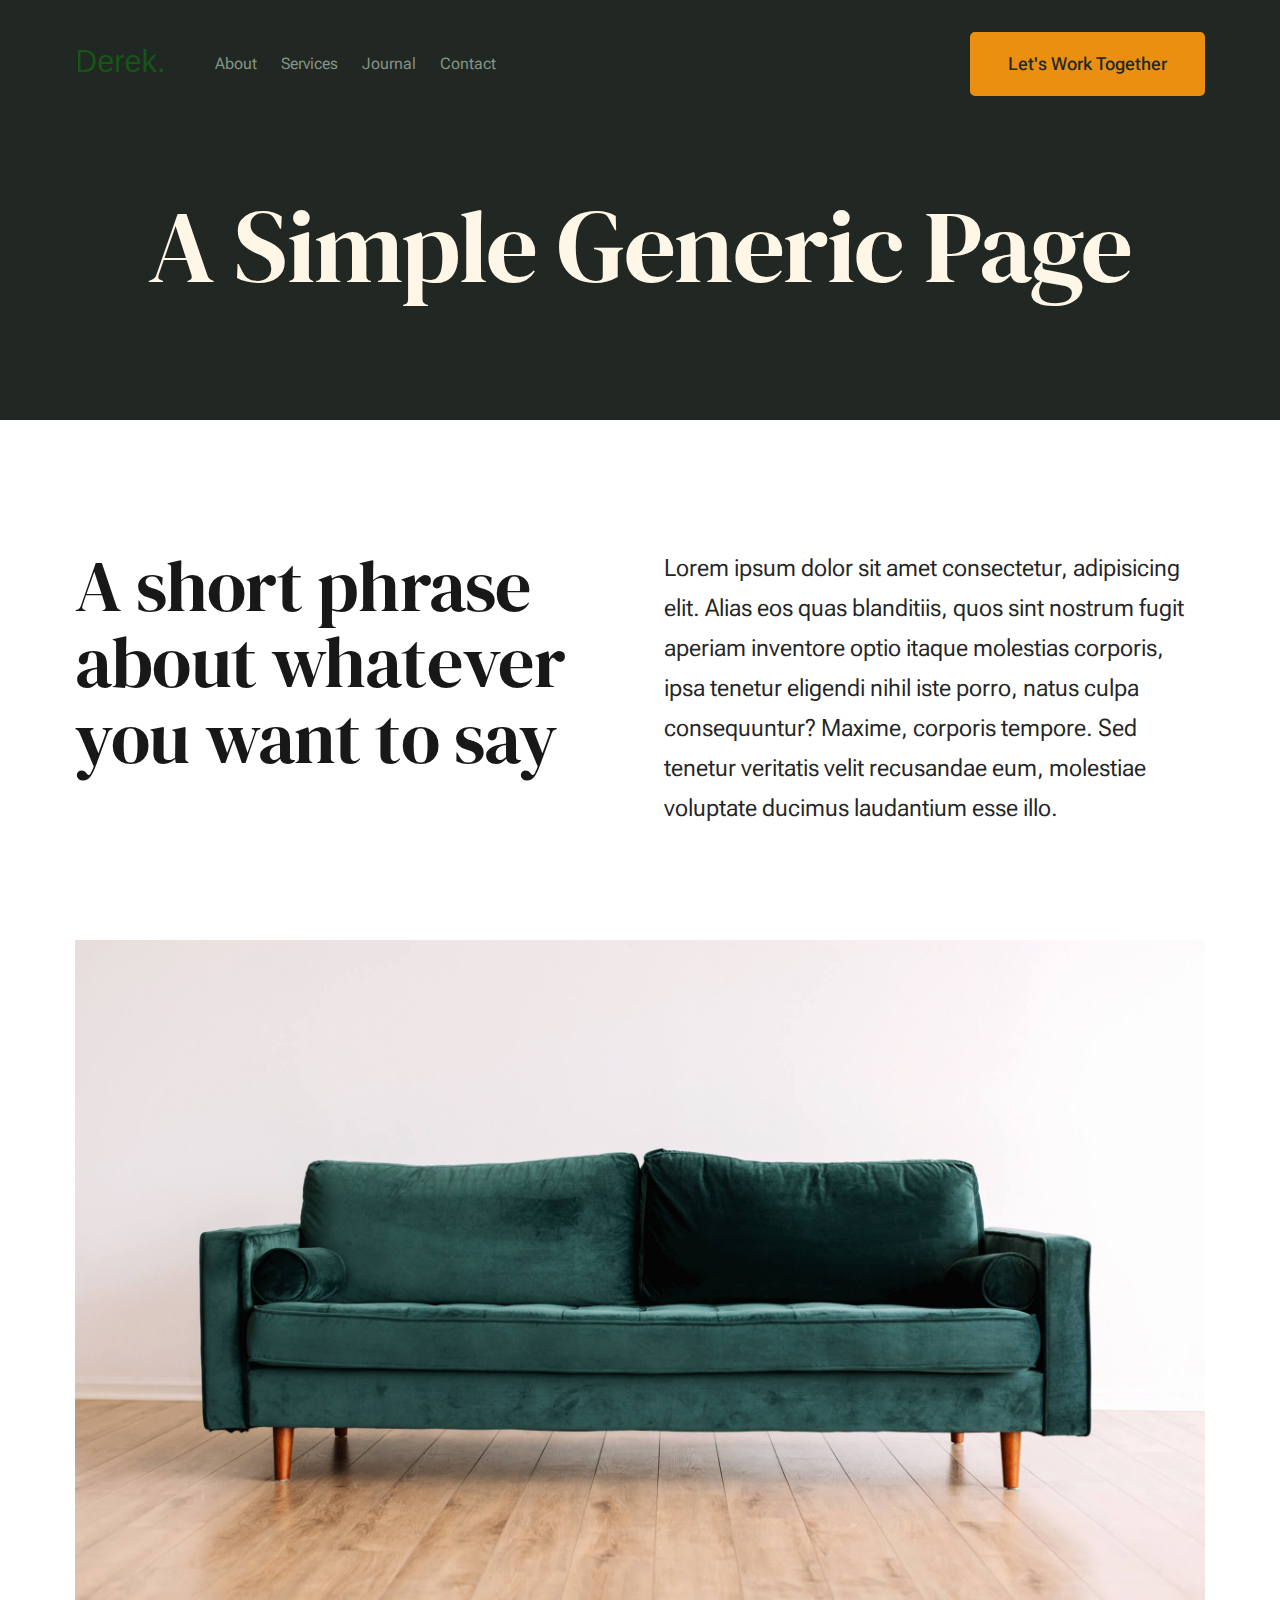
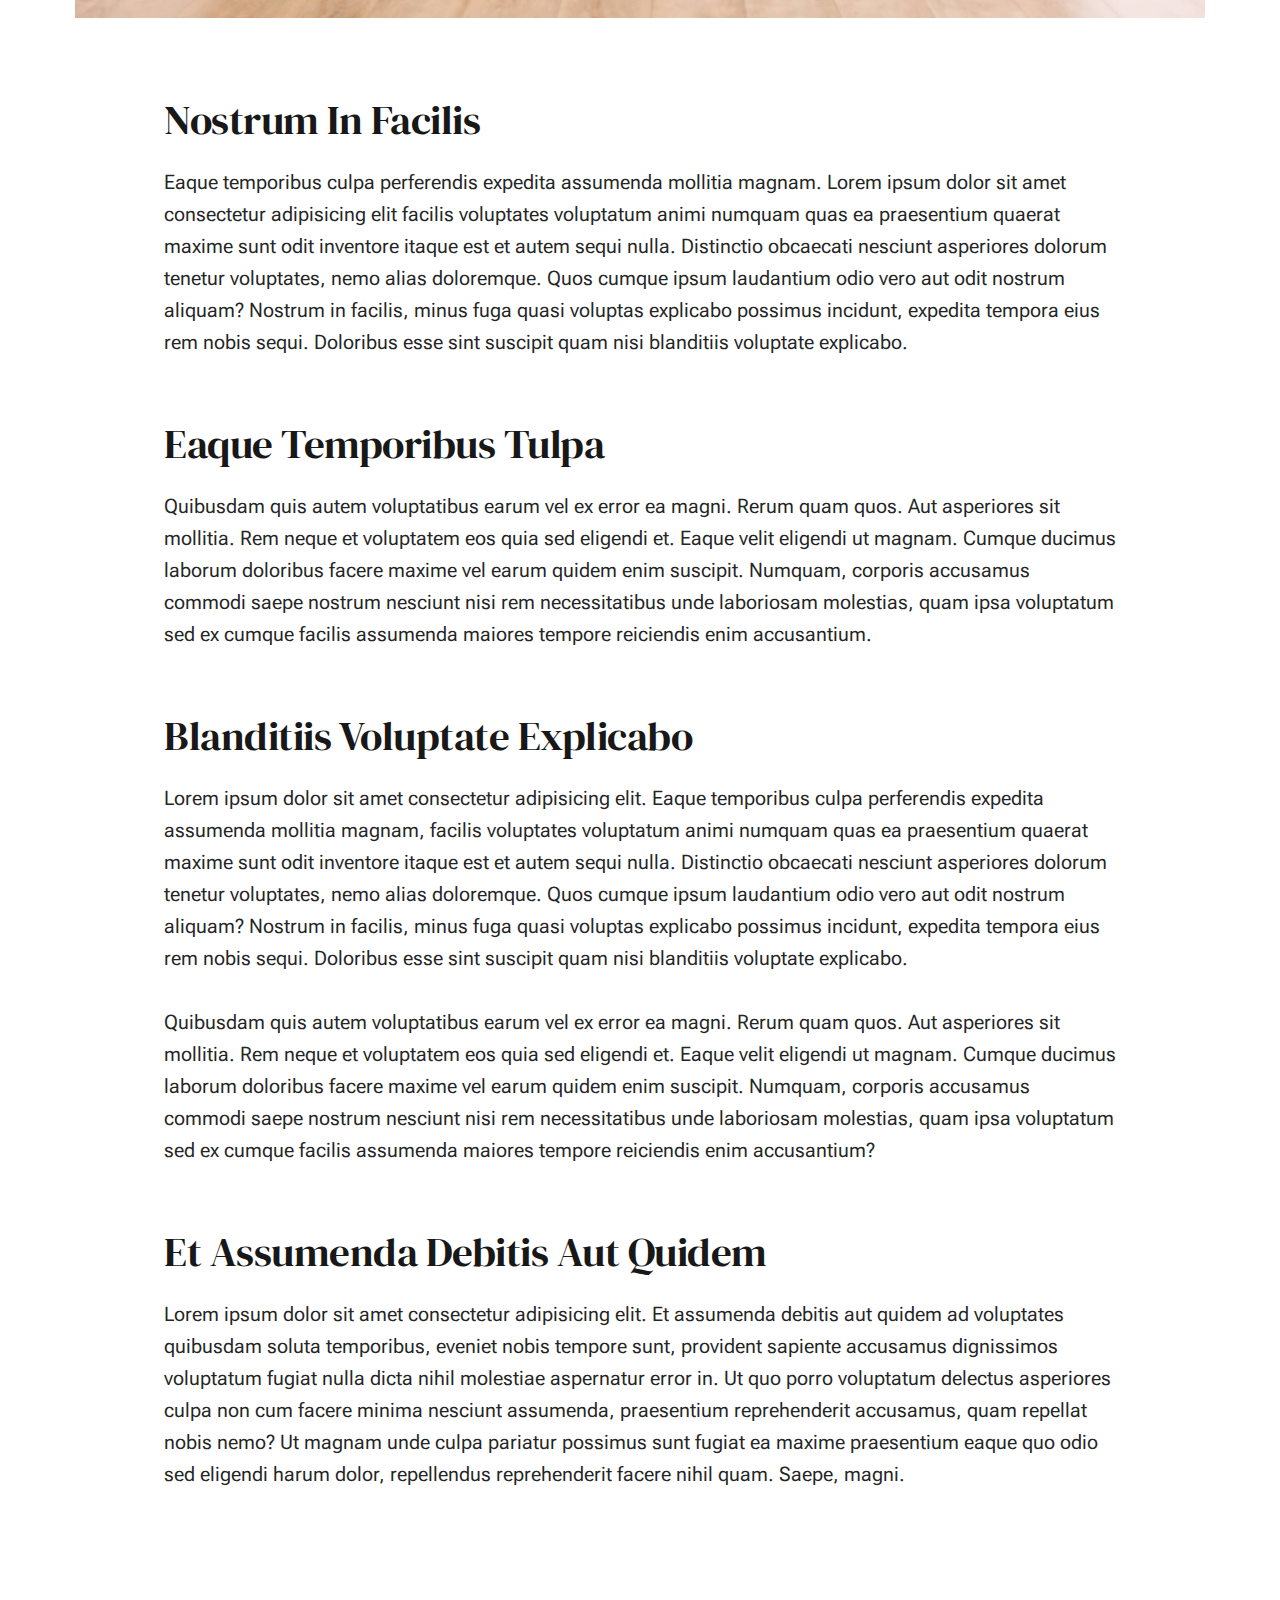
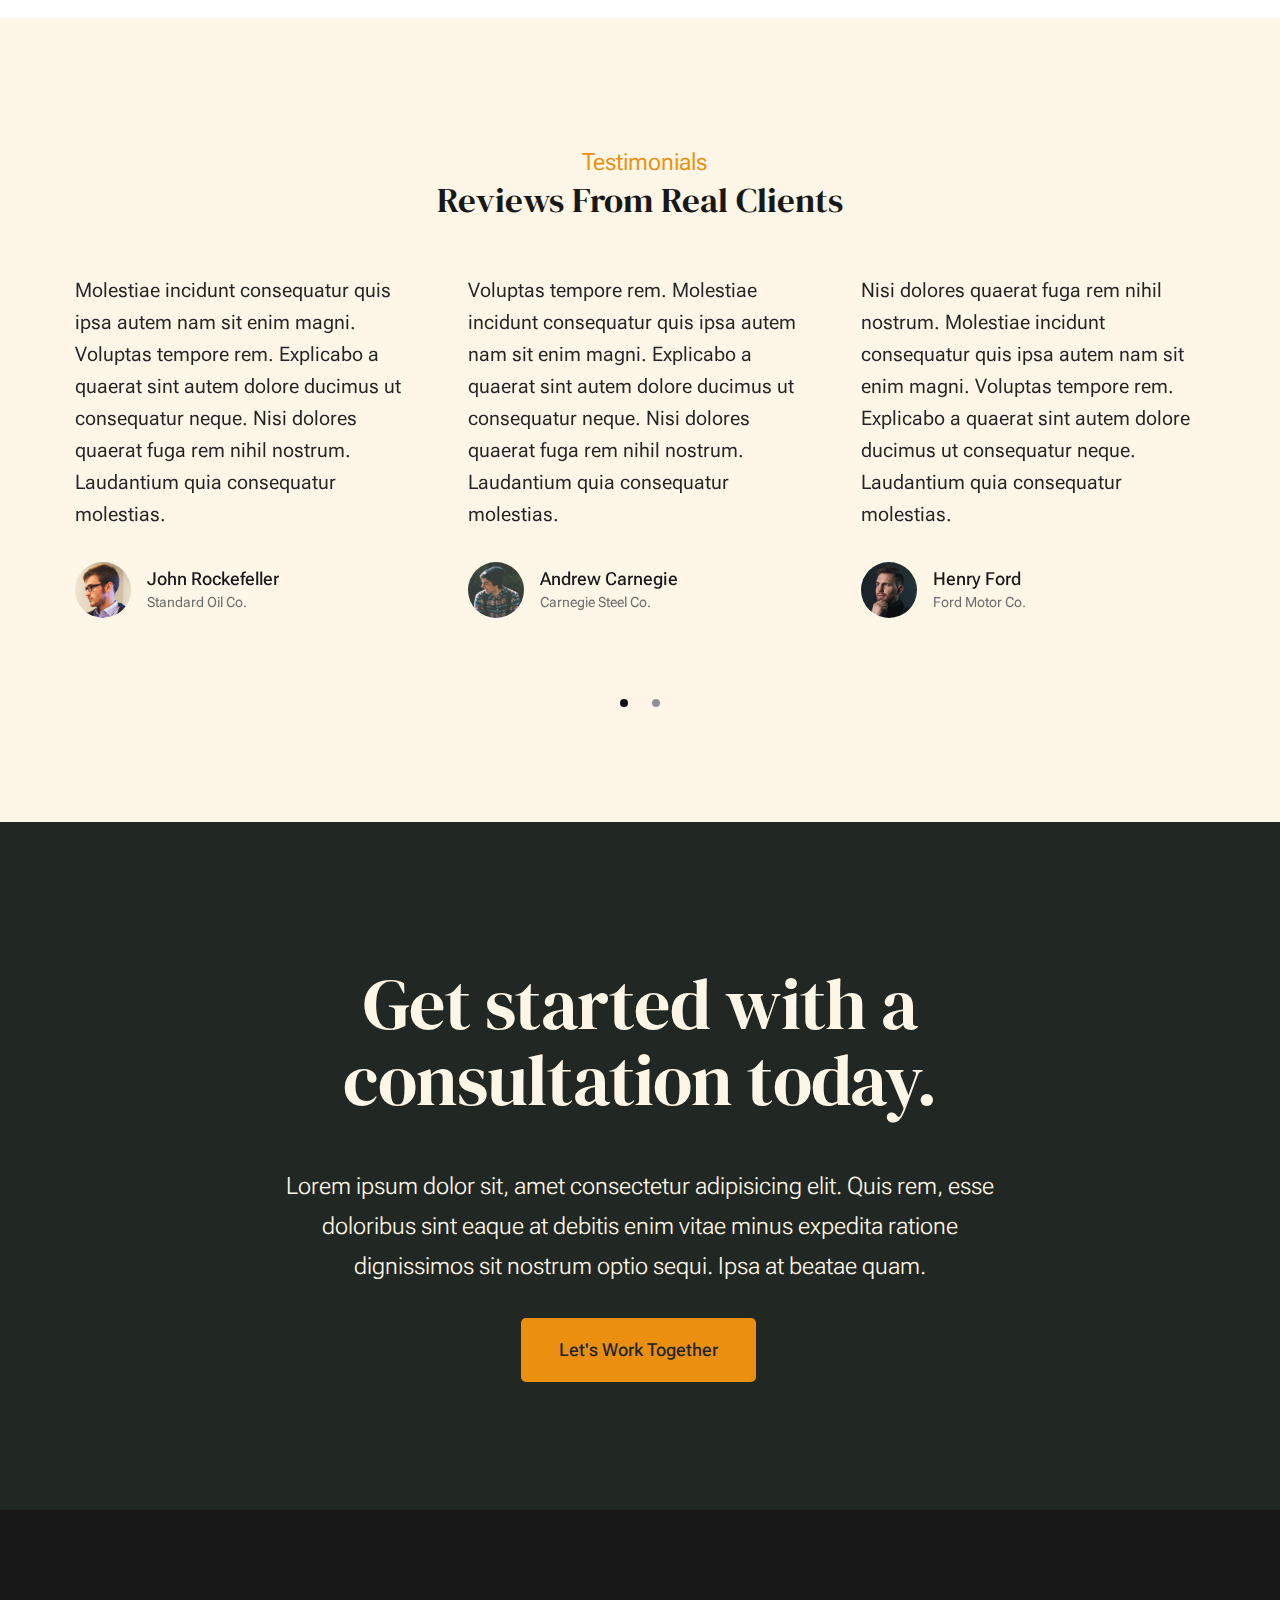
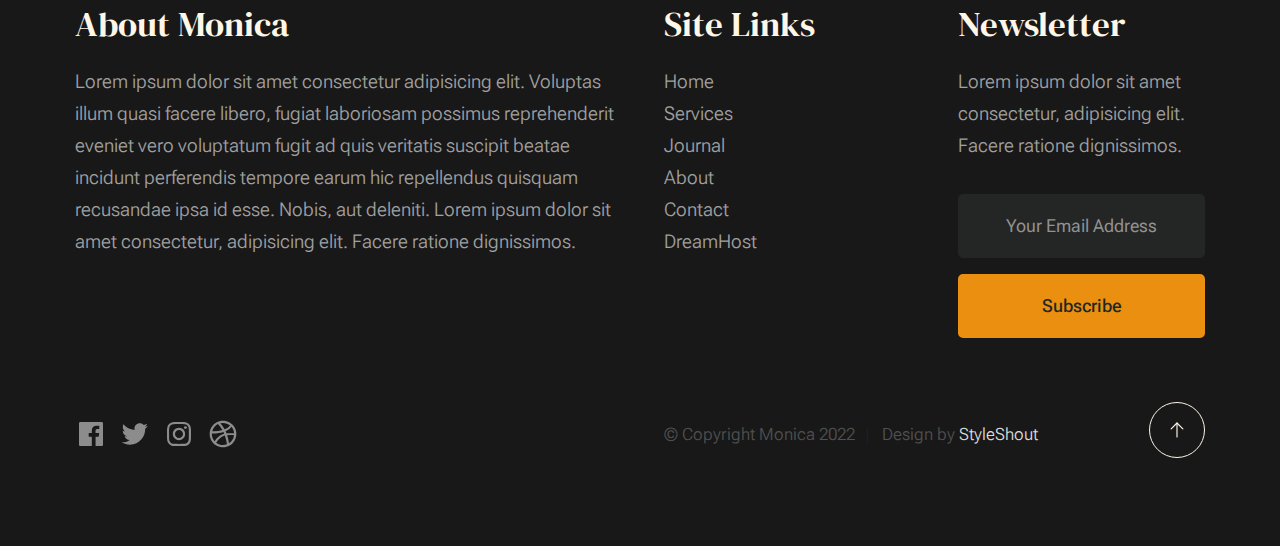
<file: generic.html>
<!DOCTYPE html>
<html lang="en" class="no-js" >
<head>

    <!--- basic page needs
    ================================================== -->
    <meta charset="utf-8">
    <meta name="viewport" content="width=device-width, initial-scale=1">
    <title>Generic - Monica</title>

    <script>
        document.documentElement.classList.remove('no-js');
        document.documentElement.classList.add('js');
    </script>

    <!-- CSS
    ================================================== -->
    <link rel="stylesheet" href="css/vendor.css">
    <link rel="stylesheet" href="css/styles.css">

    <!-- favicons
    ================================================== -->
    <link rel="apple-touch-icon" sizes="180x180" href="apple-touch-icon.png">
    <link rel="icon" type="image/png" sizes="32x32" href="favicon-32x32.png">
    <link rel="icon" type="image/png" sizes="16x16" href="favicon-16x16.png">
    <link rel="manifest" href="site.webmanifest">

</head>


<body id="top">


    <!-- preloader
    ================================================== -->
    <div id="preloader">
        <div id="loader" class="dots-fade">
            <div></div>
            <div></div>
            <div></div>
        </div>
    </div>


    <!-- page wrap
    ================================================== -->
    <div id="page" class="s-pagewrap">


        <!-- # site header 
        ================================================== -->
        <header class="s-header">

            <div class="row s-header__inner width-sixteen-col">

                <div class="s-header__block">
                    <div class="s-header__logo">
                        <a class="logo" href="index.html">
                            <img src="images/logo.svg" alt="Homepage">
                        </a>
                    </div>

                    <a class="s-header__menu-toggle" href="#0"><span>Menu</span></a>
                </div> <!-- end s-header__block -->

                <nav class="s-header__nav">
    
                    <ul class="s-header__menu-links">
                        <li><a href="about.html">About</a></li>
                        <li><a href="services.html">Services</a></li>
                        <li><a href="blog.html">Journal</a></li>
                        <li><a href="contact.html">Contact</a></li>
                    </ul> <!-- s-header__menu-links -->

                    <div class="s-header__contact">
                        <a href="contact.html" class="btn btn--primary s-header__contact-btn">Let's Work Together</a>                        
                    </div> <!-- s-header__contact -->
    
                </nav> <!-- end s-header__nav -->

            </div> <!-- end s-header__inner -->

        </header> <!-- end s-header -->


        <!-- # site main content
        ================================================== -->
        <section id="content" class="s-content">

               <section class="s-pageheader pageheader">
                    <div class="row">
                        <div class="column xl-12">
                            <h1 class="page-title">
                               A Simple Generic Page
                            </h1>
                            
                        </div>
                    </div>
               </section> <!-- end pageheader --> 

               <section class="s-pagecontent pagecontent">

                    <div class="row pageintro">
                        <div class="column xl-6 lg-12">
                            <h2 class="text-display-title">A short phrase about whatever you want to say</h2>
                        </div>
                        <div class="column xl-6 lg-12 u-flexitem-x-right">
                            <p class="lead">
                            Lorem ipsum dolor sit amet consectetur, adipisicing elit. Alias eos quas blanditiis, quos sint nostrum fugit aperiam 
                            inventore optio itaque molestias corporis, ipsa tenetur eligendi nihil iste porro, natus culpa consequuntur? Maxime, 
                            corporis tempore. Sed tenetur veritatis velit recusandae eum, molestiae voluptate ducimus laudantium esse illo. 
                            </p>
                        </div>                       
                    </div> <!-- end pageintro -->   
                    
                    <div class="row pagemedia">
                        <d class="column xl-12">
                            <figure class="page-media">                                
                                <img src="images/sample-1200.jpg" 
                                     srcset="images/sample-2400.jpg 2400w, 
                                             images/sample-1200.jpg 1200w, 
                                             images/sample-600.jpg 600w" sizes="(max-width: 2400px) 100vw, 2400px" alt="">
                            </figure>
                        </d>
                    </div> <!-- end pagemedia -->

                    <div class="row width-narrower pagemain">
                        <div class="column xl-12"> 

                            <h2>Nostrum In Facilis</h2>
                            <p>
                            Eaque temporibus culpa perferendis expedita assumenda mollitia magnam. Lorem ipsum dolor sit amet consectetur adipisicing elit
                            facilis voluptates voluptatum animi numquam quas ea praesentium quaerat maxime sunt odit inventore itaque est et autem sequi nulla. 
                            Distinctio obcaecati nesciunt asperiores dolorum tenetur voluptates, nemo alias doloremque. Quos cumque ipsum laudantium odio vero 
                            aut odit nostrum aliquam? Nostrum in facilis, minus fuga quasi voluptas explicabo possimus incidunt, expedita tempora eius rem nobis sequi. 
                            Doloribus esse sint suscipit quam nisi blanditiis voluptate explicabo.
                            </p>

                            <h2>Eaque Temporibus Tulpa</h2>

                            <p>
                            Quibusdam quis autem voluptatibus earum vel ex error ea magni. Rerum quam quos. Aut asperiores sit mollitia. Rem neque et voluptatem 
                            eos quia sed eligendi et. Eaque velit eligendi ut magnam. Cumque ducimus laborum doloribus facere maxime vel earum quidem enim suscipit. 
                            Numquam, corporis accusamus commodi saepe nostrum nesciunt nisi rem necessitatibus unde laboriosam molestias, quam ipsa voluptatum sed 
                            ex cumque facilis assumenda maiores tempore reiciendis enim accusantium.
                            </p>

                            <h2>Blanditiis Voluptate Explicabo</h2>
                            <p>
                            Lorem ipsum dolor sit amet consectetur adipisicing elit. Eaque temporibus culpa perferendis expedita assumenda mollitia magnam, 
                            facilis voluptates voluptatum animi numquam quas ea praesentium quaerat maxime sunt odit inventore itaque est et autem sequi nulla. 
                            Distinctio obcaecati nesciunt asperiores dolorum tenetur voluptates, nemo alias doloremque. Quos cumque ipsum laudantium odio vero aut 
                            odit nostrum aliquam? Nostrum in facilis, minus fuga quasi voluptas explicabo possimus incidunt, expedita tempora eius rem nobis sequi. 
                            Doloribus esse sint suscipit quam nisi blanditiis voluptate explicabo.
                            </p>

                            <p>
                            Quibusdam quis autem voluptatibus earum vel ex error ea magni. Rerum quam quos. Aut asperiores sit mollitia. Rem neque et voluptatem 
                            eos quia sed eligendi et. Eaque velit eligendi ut magnam. Cumque ducimus laborum doloribus facere maxime vel earum quidem enim suscipit. 
                            Numquam, corporis accusamus commodi saepe nostrum nesciunt nisi rem necessitatibus unde laboriosam molestias, quam ipsa voluptatum sed 
                            ex cumque facilis assumenda maiores tempore reiciendis enim accusantium?
                            </p>                   

                            <h2>Et Assumenda Debitis Aut Quidem</h2>
                            <p>
                            Lorem ipsum dolor sit amet consectetur adipisicing elit. Et assumenda debitis aut quidem ad voluptates quibusdam soluta temporibus, 
                            eveniet nobis tempore sunt, provident sapiente accusamus dignissimos voluptatum fugiat nulla dicta nihil molestiae aspernatur error in. 
                            Ut quo porro voluptatum delectus asperiores culpa non cum facere minima nesciunt assumenda, praesentium reprehenderit accusamus, quam 
                            repellat nobis nemo? Ut magnam unde culpa pariatur possimus sunt fugiat ea maxime praesentium eaque quo odio sed eligendi harum dolor, 
                            repellendus reprehenderit facere nihil quam. Saepe, magni.
                            </p>

                        </div> <!-- end grid-block-->
                    </div> <!-- end pagemain -->

               </section> <!-- pagecontent -->

               <section class="s-testimonials">

                    <div class="s-testimonials__header row row-x-center text-center">
                        <div class="column xl-8 lg-12">
        
                            <p class="text-pretitle">
                            Testimonials
                            </p>
                            <h3>
                            Reviews From Real Clients
                            </h3>                        
        
                        </div>
                    </div> <!--end s-testimonials__header -->

                    <div class="row s-testimonials__content">
                        <div class="column xl-12 testimonials">

                            <div class="swiper-container testimonials__slider page-slider">

                                <div class="swiper-wrapper">
                                    <div class="testimonials__slide swiper-slide">
                                        <p>
                                        Molestiae incidunt consequatur quis ipsa autem nam sit enim magni. Voluptas tempore rem. 
                                        Explicabo a quaerat sint autem dolore ducimus ut consequatur neque. Nisi dolores quaerat fuga rem nihil nostrum.
                                        Laudantium quia consequatur molestias.
                                        </p>
                                        <div class="testimonials__author">
                                            <img src="images/avatars/user-01.jpg" alt="Author image" class="testimonials__avatar">
                                            <cite class="testimonials__cite">
                                                <strong>John Rockefeller</strong>
                                                <span>Standard Oil Co.</span>
                                            </cite>
                                        </div>
                                    </div>
                                    <div class="testimonials__slide swiper-slide">
                                        <p>
                                        Voluptas tempore rem. Molestiae incidunt consequatur quis ipsa autem nam sit enim magni. 
                                        Explicabo a quaerat sint autem dolore ducimus ut consequatur neque. Nisi dolores quaerat fuga rem nihil nostrum.
                                        Laudantium quia consequatur molestias.
                                        </p>
                                        <div class="testimonials__author">
                                            <img src="images/avatars/user-04.jpg" alt="Author image" class="testimonials__avatar">
                                            <cite class="testimonials__cite">
                                                <strong>Andrew Carnegie</strong>
                                                <span>Carnegie Steel Co.</span>
                                            </cite>
                                        </div>
                                    </div>
                                    <div class="testimonials__slide swiper-slide">
                                        <p>
                                        Nisi dolores quaerat fuga rem nihil nostrum. Molestiae incidunt consequatur quis ipsa autem nam sit enim magni. 
                                        Voluptas tempore rem. Explicabo a quaerat sint autem dolore ducimus ut consequatur neque. 
                                        Laudantium quia consequatur molestias.
                                        </p>
                                        <div class="testimonials__author">
                                            <img src="images/avatars/user-06.jpg" alt="Author image" class="testimonials__avatar">
                                            <cite class="testimonials__cite">
                                                <strong>Henry Ford</strong>
                                                <span>Ford Motor Co.</span>
                                            </cite>
                                        </div>
                                    </div>
                                    <div class="testimonials__slide swiper-slide">
                                        <p>
                                        Molestiae incidunt consequatur quis ipsa autem nam sit enim magni. Voluptas tempore rem. 
                                        Explicabo a quaerat sint autem dolore ducimus ut consequatur neque. Nisi dolores quaerat fuga rem nihil nostrum.
                                        Laudantium quia consequatur molestias.
                                        </p>
                                        <div class="testimonials__author">
                                            <img src="images/avatars/user-02.jpg" alt="Author image" class="testimonials__avatar">
                                            <cite class="testimonials__cite">
                                                <strong>John Morgan</strong>
                                                <span>JP Morgan & Co.</span>
                                            </cite>
                                        </div>
                                    </div> 
                                </div> <!-- end swiper-wrapper --> 

                                <div class="swiper-pagination"></div>

                            </div> <!--end testimonials__slider --> 

                        </div> <!-- testimonials -->
                    </div> <!--end s-testimonials__content -->

               </section> <!-- end s-testimonials -->

        </section> <!-- s-content-->

        <!-- # cta
        ================================================== -->
        <section id="cta" class="s-cta">

            <div class="row row-x-center text-center">
                <div class="column xl-8 lg-12">

                    <div class="s-cta__content">
                        <h2 class="text-display-title">
                        Get started with a consultation today.
                        </h2>
                        <p class="lead">
                        Lorem ipsum dolor sit, amet consectetur adipisicing elit. Quis rem, esse doloribus sint eaque at debitis enim vitae minus expedita ratione dignissimos sit nostrum optio sequi. Ipsa at beatae quam.
                        </p>
                        <a href="contact.html" class="btn btn--primary">Let's Work Together</a>
                    </div>

                </div>
            </div>

        </section> <!-- end s-cta -->


        <!-- # footer 
        ================================================== -->
        <footer class="s-footer">
            <div class="row s-footer__content">
                <div class="column xl-6 lg-6 md-12 s-footer__block s-footer__about">                    
                    <h3>About Monica</h3>
                    <p>
                    Lorem ipsum dolor sit amet consectetur adipisicing elit. Voluptas illum quasi facere libero, 
                    fugiat laboriosam possimus reprehenderit eveniet vero voluptatum fugit ad quis veritatis suscipit beatae 
                    incidunt perferendis tempore earum hic repellendus quisquam recusandae ipsa id esse. Nobis, aut deleniti.
                    Lorem ipsum dolor sit amet consectetur, adipisicing elit. Facere ratione dignissimos.
                    </p>               
                </div>                
                <div class="column xl-3 lg-6 md-12 s-footer__block s-footer__site-links">
                    <h3>Site Links</h3>
                    <ul class="link-list">
                        <li><a href="index.html">Home</a></li>
                        <li><a href="services.html">Services</a></li>
                        <li><a href="blog.html">Journal</a></li>
                        <li><a href="about.html">About</a></li>
                        <li><a href="contact.html">Contact</a></li>
                        <li><a href="https://www.dreamhost.com/r.cgi?287326">DreamHost</a></li>
                    </ul>
                </div>
                <div class="column xl-3 lg-6 md-12 tab-12 s-footer__block s-footer__newsletter">
                    <h3>Newsletter</h3>

                    <p>
                    Lorem ipsum dolor sit amet consectetur, adipisicing elit. Facere ratione dignissimos.
                    </p>

                    <div class="subscribe-form">
                        <form id="mc-form" class="mc-form">
                            <input type="email" name="EMAIL" id="mce-EMAIL" class="u-fullwidth text-center" placeholder="Your Email Address" title="The domain portion of the email address is invalid (the portion after the @)." pattern="^([^\x00-\x20\x22\x28\x29\x2c\x2e\x3a-\x3c\x3e\x40\x5b-\x5d\x7f-\xff]+|\x22([^\x0d\x22\x5c\x80-\xff]|\x5c[\x00-\x7f])*\x22)(\x2e([^\x00-\x20\x22\x28\x29\x2c\x2e\x3a-\x3c\x3e\x40\x5b-\x5d\x7f-\xff]+|\x22([^\x0d\x22\x5c\x80-\xff]|\x5c[\x00-\x7f])*\x22))*\x40([^\x00-\x20\x22\x28\x29\x2c\x2e\x3a-\x3c\x3e\x40\x5b-\x5d\x7f-\xff]+|\x5b([^\x0d\x5b-\x5d\x80-\xff]|\x5c[\x00-\x7f])*\x5d)(\x2e([^\x00-\x20\x22\x28\x29\x2c\x2e\x3a-\x3c\x3e\x40\x5b-\x5d\x7f-\xff]+|\x5b([^\x0d\x5b-\x5d\x80-\xff]|\x5c[\x00-\x7f])*\x5d))*(\.\w{2,})+$" required>
                            <input type="submit" name="subscribe" value="Subscribe" class="btn btn--primary btn--small u-fullwidth">
                            <!-- <div style="position: absolute; left: -5000px;" aria-hidden="true"><input type="text" name="b_cdb7b577e41181934ed6a6a44_9a91cfe7b3" tabindex="-1" value=""></div> -->
                            <div class="mc-status"></div>
                        </form>
                    </div>
                </div>
            </div>    
            
            <div class="row s-footer__bottom">
                <div class="column xl-6 lg-12">
                    <ul class="s-footer__social social-list">
                        <li>
                            <a href="#0">
                                <svg xmlns="http://www.w3.org/2000/svg" width="24" height="24" viewBox="0 0 24 24" style="fill:rgba(0, 0, 0, 1);transform:;-ms-filter:"><path d="M20,3H4C3.447,3,3,3.448,3,4v16c0,0.552,0.447,1,1,1h8.615v-6.96h-2.338v-2.725h2.338v-2c0-2.325,1.42-3.592,3.5-3.592 c0.699-0.002,1.399,0.034,2.095,0.107v2.42h-1.435c-1.128,0-1.348,0.538-1.348,1.325v1.735h2.697l-0.35,2.725h-2.348V21H20 c0.553,0,1-0.448,1-1V4C21,3.448,20.553,3,20,3z"></path></svg>
                                <span class="u-screen-reader-text">Facebook</span>
                            </a>
                        </li>
                        <li>
                            <a href="#0">
                                <svg xmlns="http://www.w3.org/2000/svg" width="24" height="24" viewBox="0 0 24 24" style="fill:rgba(0, 0, 0, 1);transform:;-ms-filter:"><path d="M19.633,7.997c0.013,0.175,0.013,0.349,0.013,0.523c0,5.325-4.053,11.461-11.46,11.461c-2.282,0-4.402-0.661-6.186-1.809 c0.324,0.037,0.636,0.05,0.973,0.05c1.883,0,3.616-0.636,5.001-1.721c-1.771-0.037-3.255-1.197-3.767-2.793 c0.249,0.037,0.499,0.062,0.761,0.062c0.361,0,0.724-0.05,1.061-0.137c-1.847-0.374-3.23-1.995-3.23-3.953v-0.05 c0.537,0.299,1.16,0.486,1.82,0.511C3.534,9.419,2.823,8.184,2.823,6.787c0-0.748,0.199-1.434,0.548-2.032 c1.983,2.443,4.964,4.04,8.306,4.215c-0.062-0.3-0.1-0.611-0.1-0.923c0-2.22,1.796-4.028,4.028-4.028 c1.16,0,2.207,0.486,2.943,1.272c0.91-0.175,1.782-0.512,2.556-0.973c-0.299,0.935-0.936,1.721-1.771,2.22 c0.811-0.088,1.597-0.312,2.319-0.624C21.104,6.712,20.419,7.423,19.633,7.997z"></path></svg>
                                <span class="u-screen-reader-text">Twitter</span>
                            </a>
                        </li>
                        <li>
                            <a href="#0">
                                <svg xmlns="http://www.w3.org/2000/svg" width="24" height="24" viewBox="0 0 24 24" style="fill:rgba(0, 0, 0, 1);transform:;-ms-filter:"><path d="M11.999,7.377c-2.554,0-4.623,2.07-4.623,4.623c0,2.554,2.069,4.624,4.623,4.624c2.552,0,4.623-2.07,4.623-4.624 C16.622,9.447,14.551,7.377,11.999,7.377L11.999,7.377z M11.999,15.004c-1.659,0-3.004-1.345-3.004-3.003 c0-1.659,1.345-3.003,3.004-3.003s3.002,1.344,3.002,3.003C15.001,13.659,13.658,15.004,11.999,15.004L11.999,15.004z"></path><circle cx="16.806" cy="7.207" r="1.078"></circle><path d="M20.533,6.111c-0.469-1.209-1.424-2.165-2.633-2.632c-0.699-0.263-1.438-0.404-2.186-0.42 c-0.963-0.042-1.268-0.054-3.71-0.054s-2.755,0-3.71,0.054C7.548,3.074,6.809,3.215,6.11,3.479C4.9,3.946,3.945,4.902,3.477,6.111 c-0.263,0.7-0.404,1.438-0.419,2.186c-0.043,0.962-0.056,1.267-0.056,3.71c0,2.442,0,2.753,0.056,3.71 c0.015,0.748,0.156,1.486,0.419,2.187c0.469,1.208,1.424,2.164,2.634,2.632c0.696,0.272,1.435,0.426,2.185,0.45 c0.963,0.042,1.268,0.055,3.71,0.055s2.755,0,3.71-0.055c0.747-0.015,1.486-0.157,2.186-0.419c1.209-0.469,2.164-1.424,2.633-2.633 c0.263-0.7,0.404-1.438,0.419-2.186c0.043-0.962,0.056-1.267,0.056-3.71s0-2.753-0.056-3.71C20.941,7.57,20.801,6.819,20.533,6.111z M19.315,15.643c-0.007,0.576-0.111,1.147-0.311,1.688c-0.305,0.787-0.926,1.409-1.712,1.711c-0.535,0.199-1.099,0.303-1.67,0.311 c-0.95,0.044-1.218,0.055-3.654,0.055c-2.438,0-2.687,0-3.655-0.055c-0.569-0.007-1.135-0.112-1.669-0.311 c-0.789-0.301-1.414-0.923-1.719-1.711c-0.196-0.534-0.302-1.099-0.311-1.669c-0.043-0.95-0.053-1.218-0.053-3.654 c0-2.437,0-2.686,0.053-3.655c0.007-0.576,0.111-1.146,0.311-1.687c0.305-0.789,0.93-1.41,1.719-1.712 c0.534-0.198,1.1-0.303,1.669-0.311c0.951-0.043,1.218-0.055,3.655-0.055c2.437,0,2.687,0,3.654,0.055 c0.571,0.007,1.135,0.112,1.67,0.311c0.786,0.303,1.407,0.925,1.712,1.712c0.196,0.534,0.302,1.099,0.311,1.669 c0.043,0.951,0.054,1.218,0.054,3.655c0,2.436,0,2.698-0.043,3.654H19.315z"></path></svg>
                                <span class="u-screen-reader-text">Instagram</span>
                            </a>
                        </li>
                        <li>
                            <a href="#0">
                                <svg xmlns="http://www.w3.org/2000/svg" width="24" height="24" viewBox="0 0 24 24" style="fill: rgba(0, 0, 0, 1);transform: ;msFilter:;"><path d="M20.66 6.98a9.932 9.932 0 0 0-3.641-3.64C15.486 2.447 13.813 2 12 2s-3.486.447-5.02 1.34c-1.533.893-2.747 2.107-3.64 3.64S2 10.187 2 12s.446 3.487 1.34 5.02a9.924 9.924 0 0 0 3.641 3.64C8.514 21.553 10.187 22 12 22s3.486-.447 5.02-1.34a9.932 9.932 0 0 0 3.641-3.64C21.554 15.487 22 13.813 22 12s-.446-3.487-1.34-5.02zM12 3.66c2 0 3.772.64 5.32 1.919-.92 1.174-2.286 2.14-4.1 2.9-1.002-1.813-2.088-3.327-3.261-4.54A7.715 7.715 0 0 1 12 3.66zM5.51 6.8a8.116 8.116 0 0 1 2.711-2.22c1.212 1.201 2.325 2.7 3.34 4.5-2 .6-4.114.9-6.341.9-.573 0-1.006-.013-1.3-.04A8.549 8.549 0 0 1 5.51 6.8zM3.66 12c0-.054.003-.12.01-.2.007-.08.01-.146.01-.2.254.014.641.02 1.161.02 2.666 0 5.146-.367 7.439-1.1.187.373.381.793.58 1.26-1.32.293-2.674 1.006-4.061 2.14S6.4 16.247 5.76 17.5c-1.4-1.587-2.1-3.42-2.1-5.5zM12 20.34c-1.894 0-3.594-.587-5.101-1.759.601-1.187 1.524-2.322 2.771-3.401 1.246-1.08 2.483-1.753 3.71-2.02a29.441 29.441 0 0 1 1.56 6.62 8.166 8.166 0 0 1-2.94.56zm7.08-3.96a8.351 8.351 0 0 1-2.58 2.621c-.24-2.08-.7-4.107-1.379-6.081.932-.066 1.765-.1 2.5-.1.799 0 1.686.034 2.659.1a8.098 8.098 0 0 1-1.2 3.46zm-1.24-5c-1.16 0-2.233.047-3.22.14a27.053 27.053 0 0 0-.68-1.62c2.066-.906 3.532-2.006 4.399-3.3 1.2 1.414 1.854 3.027 1.96 4.84-.812-.04-1.632-.06-2.459-.06z"></path></svg>
                                <span class="u-screen-reader-text">Dribbble</span>
                            </a>
                        </li>
                    </ul> <!-- end s-footer__social -->
                </div>
                <div class="column xl-6 lg-12">
                    <p class="ss-copyright">
                        <span>© Copyright Monica 2022</span> 
                        <span>Design by <a href="https://www.styleshout.com/">StyleShout</a></span>
                    </p>
                </div>

                <div class="ss-go-top">
                    <a class="smoothscroll" title="Back to Top" href="#top">
                        <svg xmlns="http://www.w3.org/2000/svg" viewBox="0 0 24 24" width="36" height="36" fill="none" stroke="#ffffff" stroke-width="1" stroke-linecap="round" stroke-linejoin="round">&lt;!--!  Atomicons Free 1.00 by @atisalab License - https://atomicons.com/license/ (Icons: CC BY 4.0) Copyright 2021 Atomicons --&gt;<polyline points="17 11 12 6 7 11"></polyline><line x1="12" y1="18" x2="12" y2="6"></line></svg>
                    </a>
                </div> <!-- end ss-go-top -->
            </div>
            
        </footer> <!-- end s-footer -->

    </div> <!-- end page-wrap -->

    <!-- Java Script
    ================================================== -->
    <script src="js/plugins.js"></script>
    <script src="js/main.js"></script>

</body>
</html>
</file>
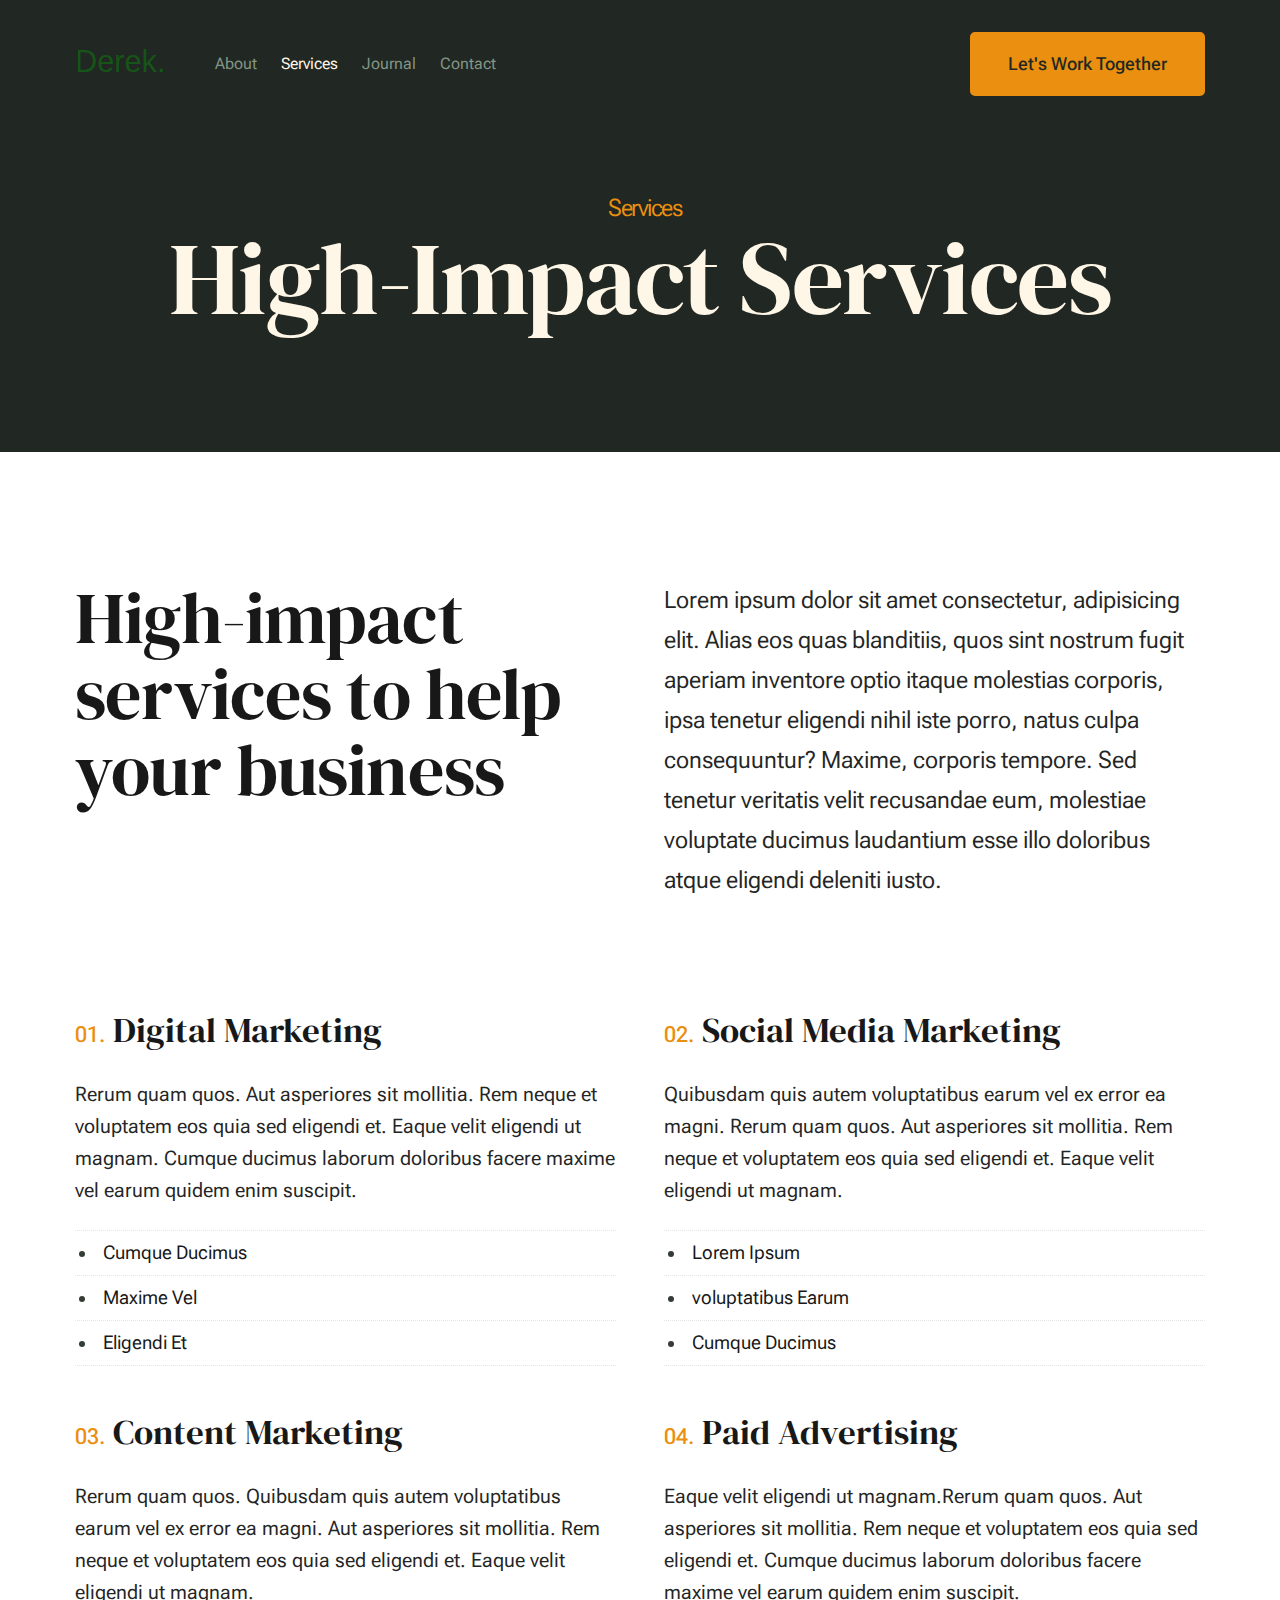
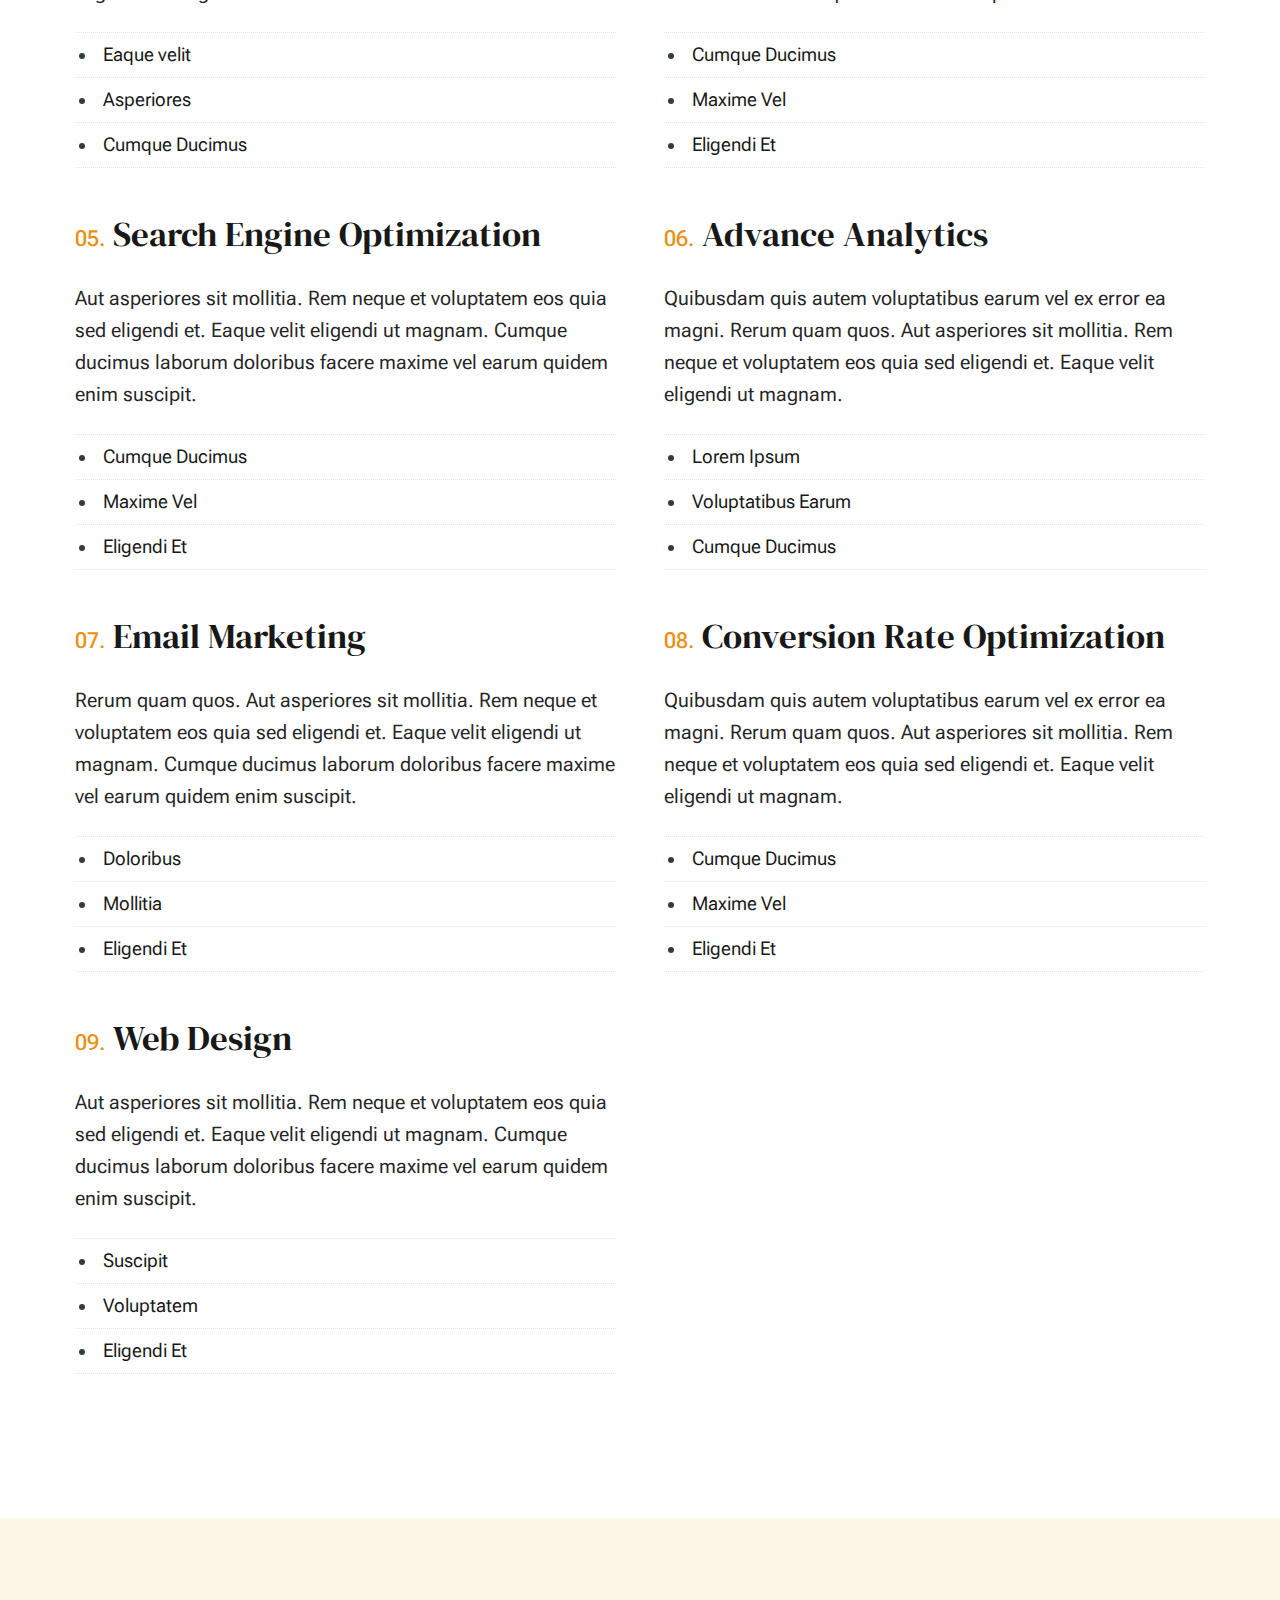
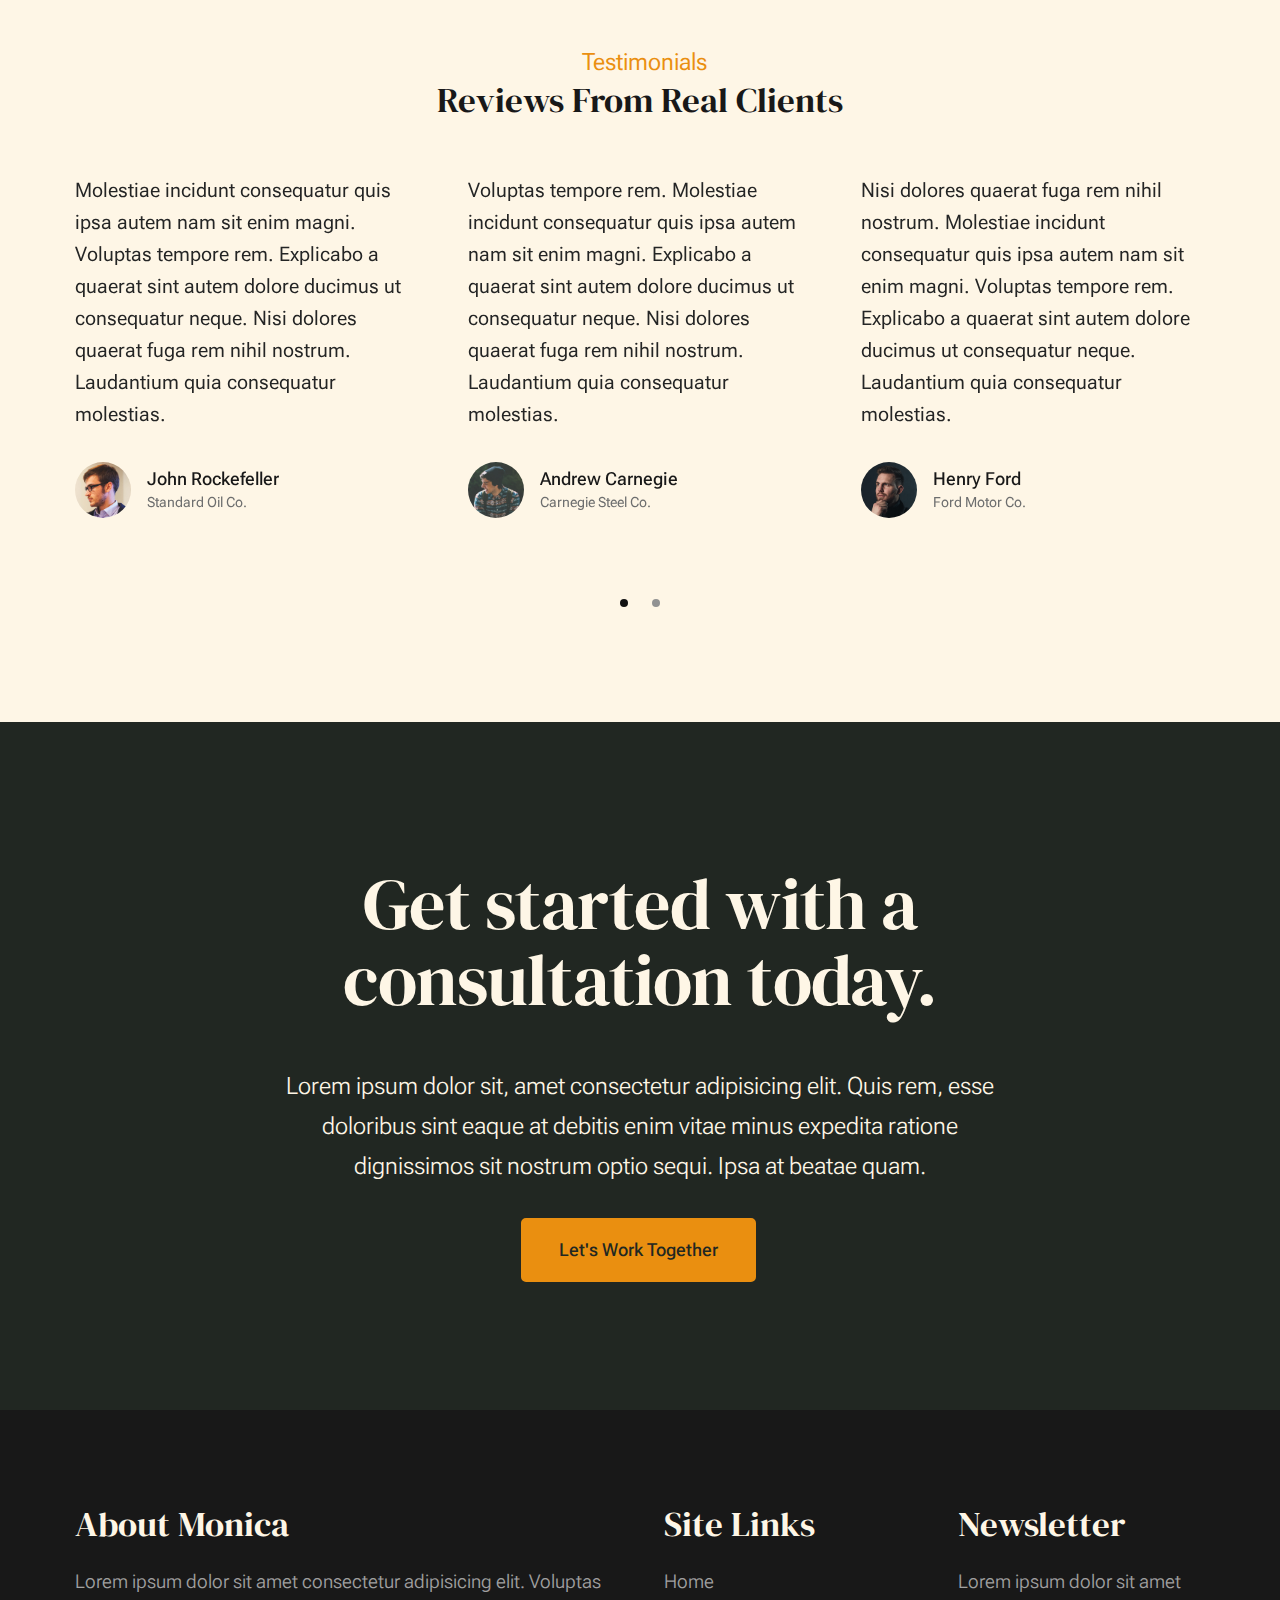
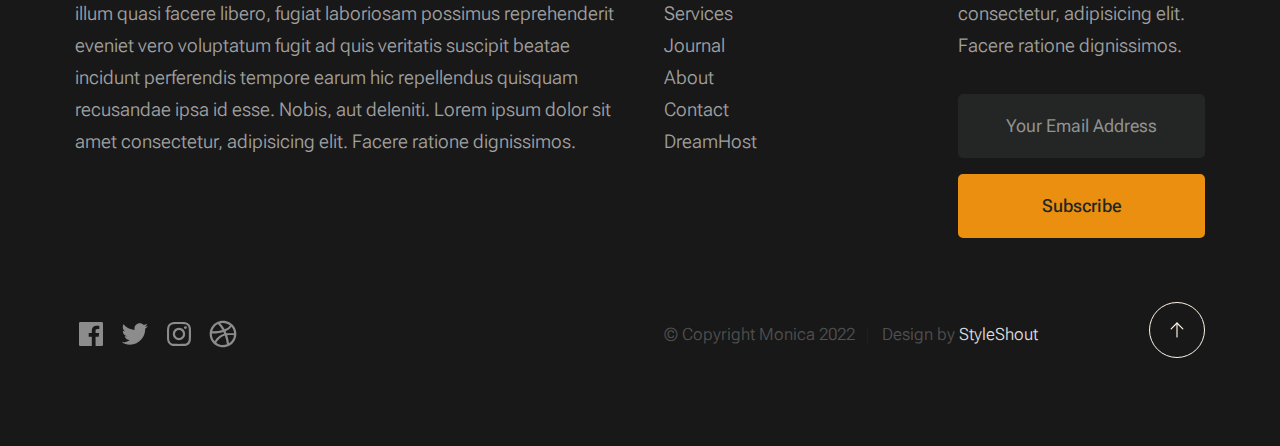
<file: services.html>
<!DOCTYPE html>
<html lang="en" class="no-js" >
<head>

    <!--- basic page needs
    ================================================== -->
    <meta charset="utf-8">
    <meta name="viewport" content="width=device-width, initial-scale=1">
    <title>Services - Monica</title>

    <script>
        document.documentElement.classList.remove('no-js');
        document.documentElement.classList.add('js');
    </script>

    <!-- CSS
    ================================================== -->
    <link rel="stylesheet" href="css/vendor.css">
    <link rel="stylesheet" href="css/styles.css">

    <!-- favicons
    ================================================== -->
    <link rel="apple-touch-icon" sizes="180x180" href="apple-touch-icon.png">
    <link rel="icon" type="image/png" sizes="32x32" href="favicon-32x32.png">
    <link rel="icon" type="image/png" sizes="16x16" href="favicon-16x16.png">
    <link rel="manifest" href="site.webmanifest">

</head>


<body id="top">


    <!-- preloader
    ================================================== -->
    <div id="preloader">
        <div id="loader" class="dots-fade">
            <div></div>
            <div></div>
            <div></div>
        </div>
    </div>


    <!-- page wrap
    ================================================== -->
    <div id="page" class="s-pagewrap">

        <!-- # site header 
        ================================================== -->
        <header class="s-header">

            <div class="row s-header__inner width-sixteen-col">

                <div class="s-header__block">
                    <div class="s-header__logo">
                        <a class="logo" href="index.html">
                            <img src="images/logo.svg" alt="Homepage">
                        </a>
                    </div>

                    <a class="s-header__menu-toggle" href="#0"><span>Menu</span></a>
                </div> <!-- end s-header__block -->

                <nav class="s-header__nav">
    
                    <ul class="s-header__menu-links">
                        <li><a href="about.html">About</a></li>
                        <li class="current"><a href="services.html">Services</a></li>
                        <li><a href="blog.html">Journal</a></li>
                        <li><a href="contact.html">Contact</a></li>
                    </ul> <!-- s-header__menu-links -->

                    <div class="s-header__contact">
                        <a href="contact.html" class="btn btn--primary s-header__contact-btn">Let's Work Together</a>                        
                    </div> <!-- s-header__contact -->
    
                </nav> <!-- end s-header__nav -->

            </div> <!-- end s-header__inner -->

        </header> <!-- end s-header -->

        <!-- # site main content
        ================================================== -->
        <section id="content" class="s-content">

               <section class="s-pageheader pageheader">
                    <div class="row">
                        <div class="column xl-12">
                            <h1 class="page-title">
                                <span class="page-title__small-type text-pretitle">Services</span>
                                High-Impact Services
                            </h1>
                            
                        </div>
                    </div>
               </section> <!-- pageheader -->  

               <section class="s-pagecontent pagecontent">

                    <div class="row pageintro">
                        <div class="column xl-6 lg-12">
                            <h2 class="text-display-title">High-impact services to help your business</h2>
                        </div>
                        <div class="column xl-6 lg-12 u-flexitem-x-right">
                            <p class="lead">
                            Lorem ipsum dolor sit amet consectetur, adipisicing elit. Alias eos quas blanditiis, quos sint nostrum fugit aperiam 
                            inventore optio itaque molestias corporis, ipsa tenetur eligendi nihil iste porro, natus culpa consequuntur? Maxime, 
                            corporis tempore. Sed tenetur veritatis velit recusandae eum, molestiae voluptate ducimus laudantium esse illo 
                            doloribus atque eligendi deleniti iusto. 
                            </p>
                        </div>                       
                    </div>  <!-- pageintro -->       

                    <div class="row">
                        <div class="column xl-12 grid-block">             
                            
                            <div class="grid-full grid-list-items list-items show-ctr">
                                
                                <div class="grid-list-items__item list-items__item">
                                    <div class="list-items__item-header">
                                        <h3 class="list-items__item-title">Digital Marketing</h3>
                                    </div>
                                    <div class="list-items__item-text">
                                        <p>
                                        Rerum quam quos. Aut asperiores 
                                        sit mollitia. Rem neque et voluptatem eos quia sed eligendi et. Eaque velit eligendi ut 
                                        magnam. Cumque ducimus laborum doloribus facere maxime vel earum quidem enim suscipit.
                                        </p>

                                        <ul class="list-services">
                                            <li>Cumque Ducimus</li>
                                            <li>Maxime Vel</li>
                                            <li>Eligendi Et</li>
                                        </ul>
                                    </div>
                                </div> <!-- end list-items__item -->
                                <div class="grid-list-items__item list-items__item">
                                    <div class="list-items__item-header">
                                        <h3 class="list-items__item-title">Social Media Marketing</h3>
                                    </div>
                                    <div class="list-items__item-text">
                                        <p>
                                        Quibusdam quis autem voluptatibus earum vel ex error ea magni. Rerum quam quos. Aut asperiores 
                                        sit mollitia. Rem neque et voluptatem eos quia sed eligendi et. Eaque velit eligendi ut 
                                        magnam.
                                        </p>

                                        <ul class="list-services">
                                            <li>Lorem Ipsum</li>
                                            <li>voluptatibus Earum</li>
                                            <li>Cumque Ducimus</li>
                                        </ul>
                                    </div>
                                </div> <!-- end list-items__item -->
                                <div class="grid-list-items__item list-items__item">
                                    <div class="list-items__item-header">
                                        <h3 class="list-items__item-title">Content Marketing</h3>
                                    </div>
                                    <div class="list-items__item-text">
                                        <p>
                                        Rerum quam quos. Quibusdam quis autem voluptatibus earum vel ex error ea magni. Aut asperiores 
                                        sit mollitia. Rem neque et voluptatem eos quia sed eligendi et. Eaque velit eligendi ut 
                                        magnam.
                                        </p>

                                        <ul class="list-services">
                                            <li>Eaque velit</li>
                                            <li>Asperiores</li>
                                            <li>Cumque Ducimus</li>
                                        </ul>
                                    </div>
                                </div> <!-- end list-items__item -->
                                <div class="grid-list-items__item list-items__item">
                                    <div class="list-items__item-header">
                                        <h3 class="list-items__item-title">Paid Advertising</h3>
                                    </div>
                                    <div class="list-items__item-text">
                                        <p>
                                        Eaque velit eligendi ut magnam.Rerum quam quos. Aut asperiores 
                                        sit mollitia. Rem neque et voluptatem eos quia sed eligendi et. 
                                        Cumque ducimus laborum doloribus facere maxime vel earum quidem enim suscipit.
                                        </p>

                                        <ul class="list-services">
                                            <li>Cumque Ducimus</li>
                                            <li>Maxime Vel</li>
                                            <li>Eligendi Et</li>
                                        </ul>
                                    </div>
                                </div> <!-- end list-items__item -->
                                <div class="grid-list-items__item list-items__item">
                                    <div class="list-items__item-header">
                                        <h3 class="list-items__item-title">Search Engine Optimization</h3>
                                    </div>
                                    <div class="list-items__item-text">
                                        <p>
                                        Aut asperiores sit mollitia. Rem neque et voluptatem eos quia sed eligendi et. Eaque velit eligendi ut 
                                        magnam. Cumque ducimus laborum doloribus facere maxime vel earum quidem enim suscipit.
                                        </p>

                                        <ul class="list-services">
                                            <li>Cumque Ducimus</li>
                                            <li>Maxime Vel</li>
                                            <li>Eligendi Et</li>
                                        </ul>
                                    </div>
                                </div> <!-- end list-items__item -->
                                <div class="grid-list-items__item list-items__item">
                                    <div class="list-items__item-header">
                                        <h3 class="list-items__item-title">Advance Analytics</h3>
                                    </div>
                                    <div class="list-items__item-text">
                                        <p>
                                        Quibusdam quis autem voluptatibus earum vel ex error ea magni. Rerum quam quos. Aut asperiores 
                                        sit mollitia. Rem neque et voluptatem eos quia sed eligendi et. Eaque velit eligendi ut 
                                        magnam.
                                        </p>

                                        <ul class="list-services">
                                            <li>Lorem Ipsum</li>
                                            <li>Voluptatibus Earum</li>
                                            <li>Cumque Ducimus</li>
                                        </ul>
                                    </div>
                                </div> <!-- end list-items__item -->
                                <div class="grid-list-items__item list-items__item">
                                    <div class="list-items__item-header">
                                        <h3 class="list-items__item-title">Email Marketing</h3>
                                    </div>
                                    <div class="list-items__item-text">
                                        <p>
                                        Rerum quam quos. Aut asperiores 
                                        sit mollitia. Rem neque et voluptatem eos quia sed eligendi et. Eaque velit eligendi ut 
                                        magnam. Cumque ducimus laborum doloribus facere maxime vel earum quidem enim suscipit.
                                        </p>

                                        <ul class="list-services">
                                            <li>Doloribus</li>
                                            <li>Mollitia</li>
                                            <li>Eligendi Et</li>
                                        </ul>
                                    </div>
                                </div> <!-- end list-items__item -->
                                <div class="grid-list-items__item list-items__item">
                                    <div class="list-items__item-header">
                                        <h3 class="list-items__item-title">Conversion Rate Optimization</h3>
                                    </div>
                                    <div class="list-items__item-text">
                                        <p>
                                        Quibusdam quis autem voluptatibus earum vel ex error ea magni. Rerum quam quos. Aut asperiores 
                                        sit mollitia. Rem neque et voluptatem eos quia sed eligendi et. Eaque velit eligendi ut 
                                        magnam.
                                        </p>

                                        <ul class="list-services">
                                            <li>Cumque Ducimus</li>
                                            <li>Maxime Vel</li>
                                            <li>Eligendi Et</li>
                                        </ul>
                                    </div>
                                </div> <!-- end list-items__item -->
                                <div class="grid-list-items__item list-items__item">
                                    <div class="list-items__item-header">
                                        <h3 class="list-items__item-title">Web Design</h3>
                                    </div>
                                    <div class="list-items__item-text">
                                        <p>
                                        Aut asperiores sit mollitia. Rem neque et voluptatem eos quia sed eligendi et. Eaque velit eligendi ut 
                                        magnam. Cumque ducimus laborum doloribus facere maxime vel earum quidem enim suscipit.
                                        </p>

                                        <ul class="list-services">
                                            <li>Suscipit</li>
                                            <li>Voluptatem</li>
                                            <li>Eligendi Et</li>
                                        </ul>
                                    </div>
                                </div> <!-- end list-items__item -->
    
                            </div> <!-- grid-list-items -->
                           

                        </div> <!-- end grid-block-->
                    </div> <!-- end row -->

               </section> <!-- pagecontent -->

               <section class="s-testimonials">

                    <div class="s-testimonials__header row row-x-center text-center">
                        <div class="column xl-8 lg-12">
        
                            <p class="text-pretitle">
                            Testimonials
                            </p>
                            <h3>
                            Reviews From Real Clients
                            </h3>                        
        
                        </div>
                    </div> <!--end s-testimonials__header -->

                    <div class="row s-testimonials__content">
                        <div class="column xl-12 testimonials">

                            <div class="swiper-container testimonials__slider page-slider">

                                <div class="swiper-wrapper">
                                    <div class="testimonials__slide swiper-slide">
                                        <p>
                                        Molestiae incidunt consequatur quis ipsa autem nam sit enim magni. Voluptas tempore rem. 
                                        Explicabo a quaerat sint autem dolore ducimus ut consequatur neque. Nisi dolores quaerat fuga rem nihil nostrum.
                                        Laudantium quia consequatur molestias.
                                        </p>
                                        <div class="testimonials__author">
                                            <img src="images/avatars/user-01.jpg" alt="Author image" class="testimonials__avatar">
                                            <cite class="testimonials__cite">
                                                <strong>John Rockefeller</strong>
                                                <span>Standard Oil Co.</span>
                                            </cite>
                                        </div>
                                    </div>
                                    <div class="testimonials__slide swiper-slide">
                                        <p>
                                        Voluptas tempore rem. Molestiae incidunt consequatur quis ipsa autem nam sit enim magni. 
                                        Explicabo a quaerat sint autem dolore ducimus ut consequatur neque. Nisi dolores quaerat fuga rem nihil nostrum.
                                        Laudantium quia consequatur molestias.
                                        </p>
                                        <div class="testimonials__author">
                                            <img src="images/avatars/user-04.jpg" alt="Author image" class="testimonials__avatar">
                                            <cite class="testimonials__cite">
                                                <strong>Andrew Carnegie</strong>
                                                <span>Carnegie Steel Co.</span>
                                            </cite>
                                        </div>
                                    </div>
                                    <div class="testimonials__slide swiper-slide">
                                        <p>
                                        Nisi dolores quaerat fuga rem nihil nostrum. Molestiae incidunt consequatur quis ipsa autem nam sit enim magni. 
                                        Voluptas tempore rem. Explicabo a quaerat sint autem dolore ducimus ut consequatur neque. 
                                        Laudantium quia consequatur molestias.
                                        </p>
                                        <div class="testimonials__author">
                                            <img src="images/avatars/user-06.jpg" alt="Author image" class="testimonials__avatar">
                                            <cite class="testimonials__cite">
                                                <strong>Henry Ford</strong>
                                                <span>Ford Motor Co.</span>
                                            </cite>
                                        </div>
                                    </div>
                                    <div class="testimonials__slide swiper-slide">
                                        <p>
                                        Molestiae incidunt consequatur quis ipsa autem nam sit enim magni. Voluptas tempore rem. 
                                        Explicabo a quaerat sint autem dolore ducimus ut consequatur neque. Nisi dolores quaerat fuga rem nihil nostrum.
                                        Laudantium quia consequatur molestias.
                                        </p>
                                        <div class="testimonials__author">
                                            <img src="images/avatars/user-02.jpg" alt="Author image" class="testimonials__avatar">
                                            <cite class="testimonials__cite">
                                                <strong>John Morgan</strong>
                                                <span>JP Morgan & Co.</span>
                                            </cite>
                                        </div>
                                    </div> 
                                </div> <!-- end swiper-wrapper --> 

                                <div class="swiper-pagination"></div>

                            </div> <!--end testimonials__slider --> 

                        </div> <!-- testimonials -->
                    </div> <!--end s-testimonials__content -->

               </section> <!-- end s-testimonials -->

        </section> <!-- s-content-->

        <!-- # cta
        ================================================== -->
        <section id="cta" class="s-cta">

            <div class="row row-x-center text-center">
                <div class="column xl-8 lg-12">

                    <div class="s-cta__content">
                        <h2 class="text-display-title">
                        Get started with a consultation today.
                        </h2>
                        <p class="lead">
                        Lorem ipsum dolor sit, amet consectetur adipisicing elit. Quis rem, esse doloribus sint eaque at debitis enim vitae minus expedita ratione dignissimos sit nostrum optio sequi. Ipsa at beatae quam.
                        </p>
                        <a href="contact.html" class="btn btn--primary">Let's Work Together</a>
                    </div>

                </div>
            </div>

        </section> <!-- end s-cta -->


        <!-- # footer 
        ================================================== -->
        <footer class="s-footer">
            <div class="row s-footer__content">
                <div class="column xl-6 lg-6 md-12 s-footer__block s-footer__about">                    
                    <h3>About Monica</h3>
                    <p>
                    Lorem ipsum dolor sit amet consectetur adipisicing elit. Voluptas illum quasi facere libero, 
                    fugiat laboriosam possimus reprehenderit eveniet vero voluptatum fugit ad quis veritatis suscipit beatae 
                    incidunt perferendis tempore earum hic repellendus quisquam recusandae ipsa id esse. Nobis, aut deleniti.
                    Lorem ipsum dolor sit amet consectetur, adipisicing elit. Facere ratione dignissimos.
                    </p>               
                </div>                
                <div class="column xl-3 lg-6 md-12 s-footer__block s-footer__site-links">
                    <h3>Site Links</h3>
                    <ul class="link-list">
                        <li><a href="index.html">Home</a></li>
                        <li><a href="services.html">Services</a></li>
                        <li><a href="blog.html">Journal</a></li>
                        <li><a href="about.html">About</a></li>
                        <li><a href="contact.html">Contact</a></li>
                        <li><a href="https://www.dreamhost.com/r.cgi?287326">DreamHost</a></li>
                    </ul>
                </div>
                <div class="column xl-3 lg-6 md-12 tab-12 s-footer__block s-footer__newsletter">
                    <h3>Newsletter</h3>

                    <p>
                    Lorem ipsum dolor sit amet consectetur, adipisicing elit. Facere ratione dignissimos.
                    </p>

                    <div class="subscribe-form">
                        <form id="mc-form" class="mc-form">
                            <input type="email" name="EMAIL" id="mce-EMAIL" class="u-fullwidth text-center" placeholder="Your Email Address" title="The domain portion of the email address is invalid (the portion after the @)." pattern="^([^\x00-\x20\x22\x28\x29\x2c\x2e\x3a-\x3c\x3e\x40\x5b-\x5d\x7f-\xff]+|\x22([^\x0d\x22\x5c\x80-\xff]|\x5c[\x00-\x7f])*\x22)(\x2e([^\x00-\x20\x22\x28\x29\x2c\x2e\x3a-\x3c\x3e\x40\x5b-\x5d\x7f-\xff]+|\x22([^\x0d\x22\x5c\x80-\xff]|\x5c[\x00-\x7f])*\x22))*\x40([^\x00-\x20\x22\x28\x29\x2c\x2e\x3a-\x3c\x3e\x40\x5b-\x5d\x7f-\xff]+|\x5b([^\x0d\x5b-\x5d\x80-\xff]|\x5c[\x00-\x7f])*\x5d)(\x2e([^\x00-\x20\x22\x28\x29\x2c\x2e\x3a-\x3c\x3e\x40\x5b-\x5d\x7f-\xff]+|\x5b([^\x0d\x5b-\x5d\x80-\xff]|\x5c[\x00-\x7f])*\x5d))*(\.\w{2,})+$" required>
                            <input type="submit" name="subscribe" value="Subscribe" class="btn btn--primary btn--small u-fullwidth">
                            <!-- <div style="position: absolute; left: -5000px;" aria-hidden="true"><input type="text" name="b_cdb7b577e41181934ed6a6a44_9a91cfe7b3" tabindex="-1" value=""></div> -->
                            <div class="mc-status"></div>
                        </form>
                    </div>
                </div>
            </div>    
            
            <div class="row s-footer__bottom">
                <div class="column xl-6 lg-12">
                    <ul class="s-footer__social social-list">
                        <li>
                            <a href="#0">
                                <svg xmlns="http://www.w3.org/2000/svg" width="24" height="24" viewBox="0 0 24 24" style="fill:rgba(0, 0, 0, 1);transform:;-ms-filter:"><path d="M20,3H4C3.447,3,3,3.448,3,4v16c0,0.552,0.447,1,1,1h8.615v-6.96h-2.338v-2.725h2.338v-2c0-2.325,1.42-3.592,3.5-3.592 c0.699-0.002,1.399,0.034,2.095,0.107v2.42h-1.435c-1.128,0-1.348,0.538-1.348,1.325v1.735h2.697l-0.35,2.725h-2.348V21H20 c0.553,0,1-0.448,1-1V4C21,3.448,20.553,3,20,3z"></path></svg>
                                <span class="u-screen-reader-text">Facebook</span>
                            </a>
                        </li>
                        <li>
                            <a href="#0">
                                <svg xmlns="http://www.w3.org/2000/svg" width="24" height="24" viewBox="0 0 24 24" style="fill:rgba(0, 0, 0, 1);transform:;-ms-filter:"><path d="M19.633,7.997c0.013,0.175,0.013,0.349,0.013,0.523c0,5.325-4.053,11.461-11.46,11.461c-2.282,0-4.402-0.661-6.186-1.809 c0.324,0.037,0.636,0.05,0.973,0.05c1.883,0,3.616-0.636,5.001-1.721c-1.771-0.037-3.255-1.197-3.767-2.793 c0.249,0.037,0.499,0.062,0.761,0.062c0.361,0,0.724-0.05,1.061-0.137c-1.847-0.374-3.23-1.995-3.23-3.953v-0.05 c0.537,0.299,1.16,0.486,1.82,0.511C3.534,9.419,2.823,8.184,2.823,6.787c0-0.748,0.199-1.434,0.548-2.032 c1.983,2.443,4.964,4.04,8.306,4.215c-0.062-0.3-0.1-0.611-0.1-0.923c0-2.22,1.796-4.028,4.028-4.028 c1.16,0,2.207,0.486,2.943,1.272c0.91-0.175,1.782-0.512,2.556-0.973c-0.299,0.935-0.936,1.721-1.771,2.22 c0.811-0.088,1.597-0.312,2.319-0.624C21.104,6.712,20.419,7.423,19.633,7.997z"></path></svg>
                                <span class="u-screen-reader-text">Twitter</span>
                            </a>
                        </li>
                        <li>
                            <a href="#0">
                                <svg xmlns="http://www.w3.org/2000/svg" width="24" height="24" viewBox="0 0 24 24" style="fill:rgba(0, 0, 0, 1);transform:;-ms-filter:"><path d="M11.999,7.377c-2.554,0-4.623,2.07-4.623,4.623c0,2.554,2.069,4.624,4.623,4.624c2.552,0,4.623-2.07,4.623-4.624 C16.622,9.447,14.551,7.377,11.999,7.377L11.999,7.377z M11.999,15.004c-1.659,0-3.004-1.345-3.004-3.003 c0-1.659,1.345-3.003,3.004-3.003s3.002,1.344,3.002,3.003C15.001,13.659,13.658,15.004,11.999,15.004L11.999,15.004z"></path><circle cx="16.806" cy="7.207" r="1.078"></circle><path d="M20.533,6.111c-0.469-1.209-1.424-2.165-2.633-2.632c-0.699-0.263-1.438-0.404-2.186-0.42 c-0.963-0.042-1.268-0.054-3.71-0.054s-2.755,0-3.71,0.054C7.548,3.074,6.809,3.215,6.11,3.479C4.9,3.946,3.945,4.902,3.477,6.111 c-0.263,0.7-0.404,1.438-0.419,2.186c-0.043,0.962-0.056,1.267-0.056,3.71c0,2.442,0,2.753,0.056,3.71 c0.015,0.748,0.156,1.486,0.419,2.187c0.469,1.208,1.424,2.164,2.634,2.632c0.696,0.272,1.435,0.426,2.185,0.45 c0.963,0.042,1.268,0.055,3.71,0.055s2.755,0,3.71-0.055c0.747-0.015,1.486-0.157,2.186-0.419c1.209-0.469,2.164-1.424,2.633-2.633 c0.263-0.7,0.404-1.438,0.419-2.186c0.043-0.962,0.056-1.267,0.056-3.71s0-2.753-0.056-3.71C20.941,7.57,20.801,6.819,20.533,6.111z M19.315,15.643c-0.007,0.576-0.111,1.147-0.311,1.688c-0.305,0.787-0.926,1.409-1.712,1.711c-0.535,0.199-1.099,0.303-1.67,0.311 c-0.95,0.044-1.218,0.055-3.654,0.055c-2.438,0-2.687,0-3.655-0.055c-0.569-0.007-1.135-0.112-1.669-0.311 c-0.789-0.301-1.414-0.923-1.719-1.711c-0.196-0.534-0.302-1.099-0.311-1.669c-0.043-0.95-0.053-1.218-0.053-3.654 c0-2.437,0-2.686,0.053-3.655c0.007-0.576,0.111-1.146,0.311-1.687c0.305-0.789,0.93-1.41,1.719-1.712 c0.534-0.198,1.1-0.303,1.669-0.311c0.951-0.043,1.218-0.055,3.655-0.055c2.437,0,2.687,0,3.654,0.055 c0.571,0.007,1.135,0.112,1.67,0.311c0.786,0.303,1.407,0.925,1.712,1.712c0.196,0.534,0.302,1.099,0.311,1.669 c0.043,0.951,0.054,1.218,0.054,3.655c0,2.436,0,2.698-0.043,3.654H19.315z"></path></svg>
                                <span class="u-screen-reader-text">Instagram</span>
                            </a>
                        </li>
                        <li>
                            <a href="#0">
                                <svg xmlns="http://www.w3.org/2000/svg" width="24" height="24" viewBox="0 0 24 24" style="fill: rgba(0, 0, 0, 1);transform: ;msFilter:;"><path d="M20.66 6.98a9.932 9.932 0 0 0-3.641-3.64C15.486 2.447 13.813 2 12 2s-3.486.447-5.02 1.34c-1.533.893-2.747 2.107-3.64 3.64S2 10.187 2 12s.446 3.487 1.34 5.02a9.924 9.924 0 0 0 3.641 3.64C8.514 21.553 10.187 22 12 22s3.486-.447 5.02-1.34a9.932 9.932 0 0 0 3.641-3.64C21.554 15.487 22 13.813 22 12s-.446-3.487-1.34-5.02zM12 3.66c2 0 3.772.64 5.32 1.919-.92 1.174-2.286 2.14-4.1 2.9-1.002-1.813-2.088-3.327-3.261-4.54A7.715 7.715 0 0 1 12 3.66zM5.51 6.8a8.116 8.116 0 0 1 2.711-2.22c1.212 1.201 2.325 2.7 3.34 4.5-2 .6-4.114.9-6.341.9-.573 0-1.006-.013-1.3-.04A8.549 8.549 0 0 1 5.51 6.8zM3.66 12c0-.054.003-.12.01-.2.007-.08.01-.146.01-.2.254.014.641.02 1.161.02 2.666 0 5.146-.367 7.439-1.1.187.373.381.793.58 1.26-1.32.293-2.674 1.006-4.061 2.14S6.4 16.247 5.76 17.5c-1.4-1.587-2.1-3.42-2.1-5.5zM12 20.34c-1.894 0-3.594-.587-5.101-1.759.601-1.187 1.524-2.322 2.771-3.401 1.246-1.08 2.483-1.753 3.71-2.02a29.441 29.441 0 0 1 1.56 6.62 8.166 8.166 0 0 1-2.94.56zm7.08-3.96a8.351 8.351 0 0 1-2.58 2.621c-.24-2.08-.7-4.107-1.379-6.081.932-.066 1.765-.1 2.5-.1.799 0 1.686.034 2.659.1a8.098 8.098 0 0 1-1.2 3.46zm-1.24-5c-1.16 0-2.233.047-3.22.14a27.053 27.053 0 0 0-.68-1.62c2.066-.906 3.532-2.006 4.399-3.3 1.2 1.414 1.854 3.027 1.96 4.84-.812-.04-1.632-.06-2.459-.06z"></path></svg>
                                <span class="u-screen-reader-text">Dribbble</span>
                            </a>
                        </li>
                    </ul> <!-- end s-footer__social -->
                </div>
                <div class="column xl-6 lg-12">
                    <p class="ss-copyright">
                        <span>© Copyright Monica 2022</span> 
                        <span>Design by <a href="https://www.styleshout.com/">StyleShout</a></span>
                    </p>
                </div>

                <div class="ss-go-top">
                    <a class="smoothscroll" title="Back to Top" href="#top">
                        <svg xmlns="http://www.w3.org/2000/svg" viewBox="0 0 24 24" width="36" height="36" fill="none" stroke="#ffffff" stroke-width="1" stroke-linecap="round" stroke-linejoin="round">&lt;!--!  Atomicons Free 1.00 by @atisalab License - https://atomicons.com/license/ (Icons: CC BY 4.0) Copyright 2021 Atomicons --&gt;<polyline points="17 11 12 6 7 11"></polyline><line x1="12" y1="18" x2="12" y2="6"></line></svg>
                    </a>
                </div> <!-- end ss-go-top -->
            </div>
            
        </footer> <!-- end s-footer -->

    </div> <!-- end page-wrap -->

    <!-- Java Script
    ================================================== -->
    <script src="js/plugins.js"></script>
    <script src="js/main.js"></script>

</body>
</html>
</file>
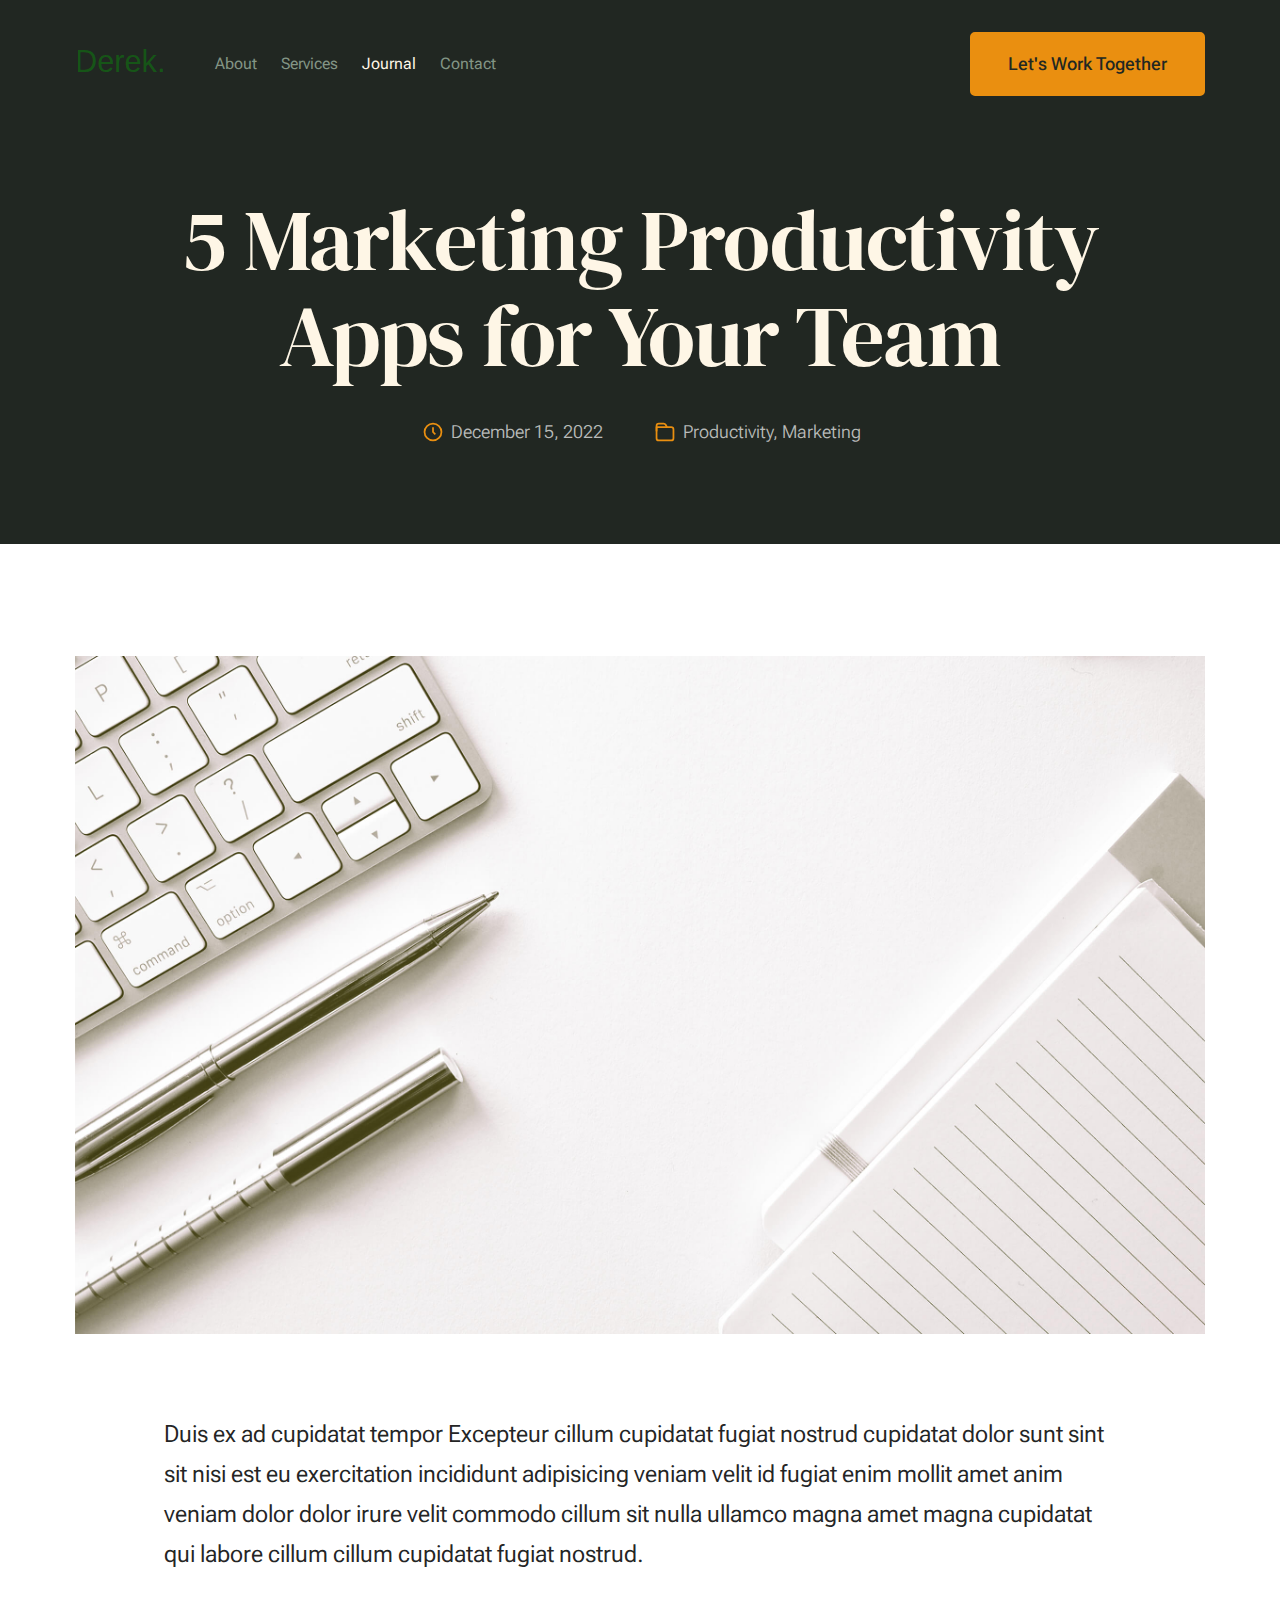
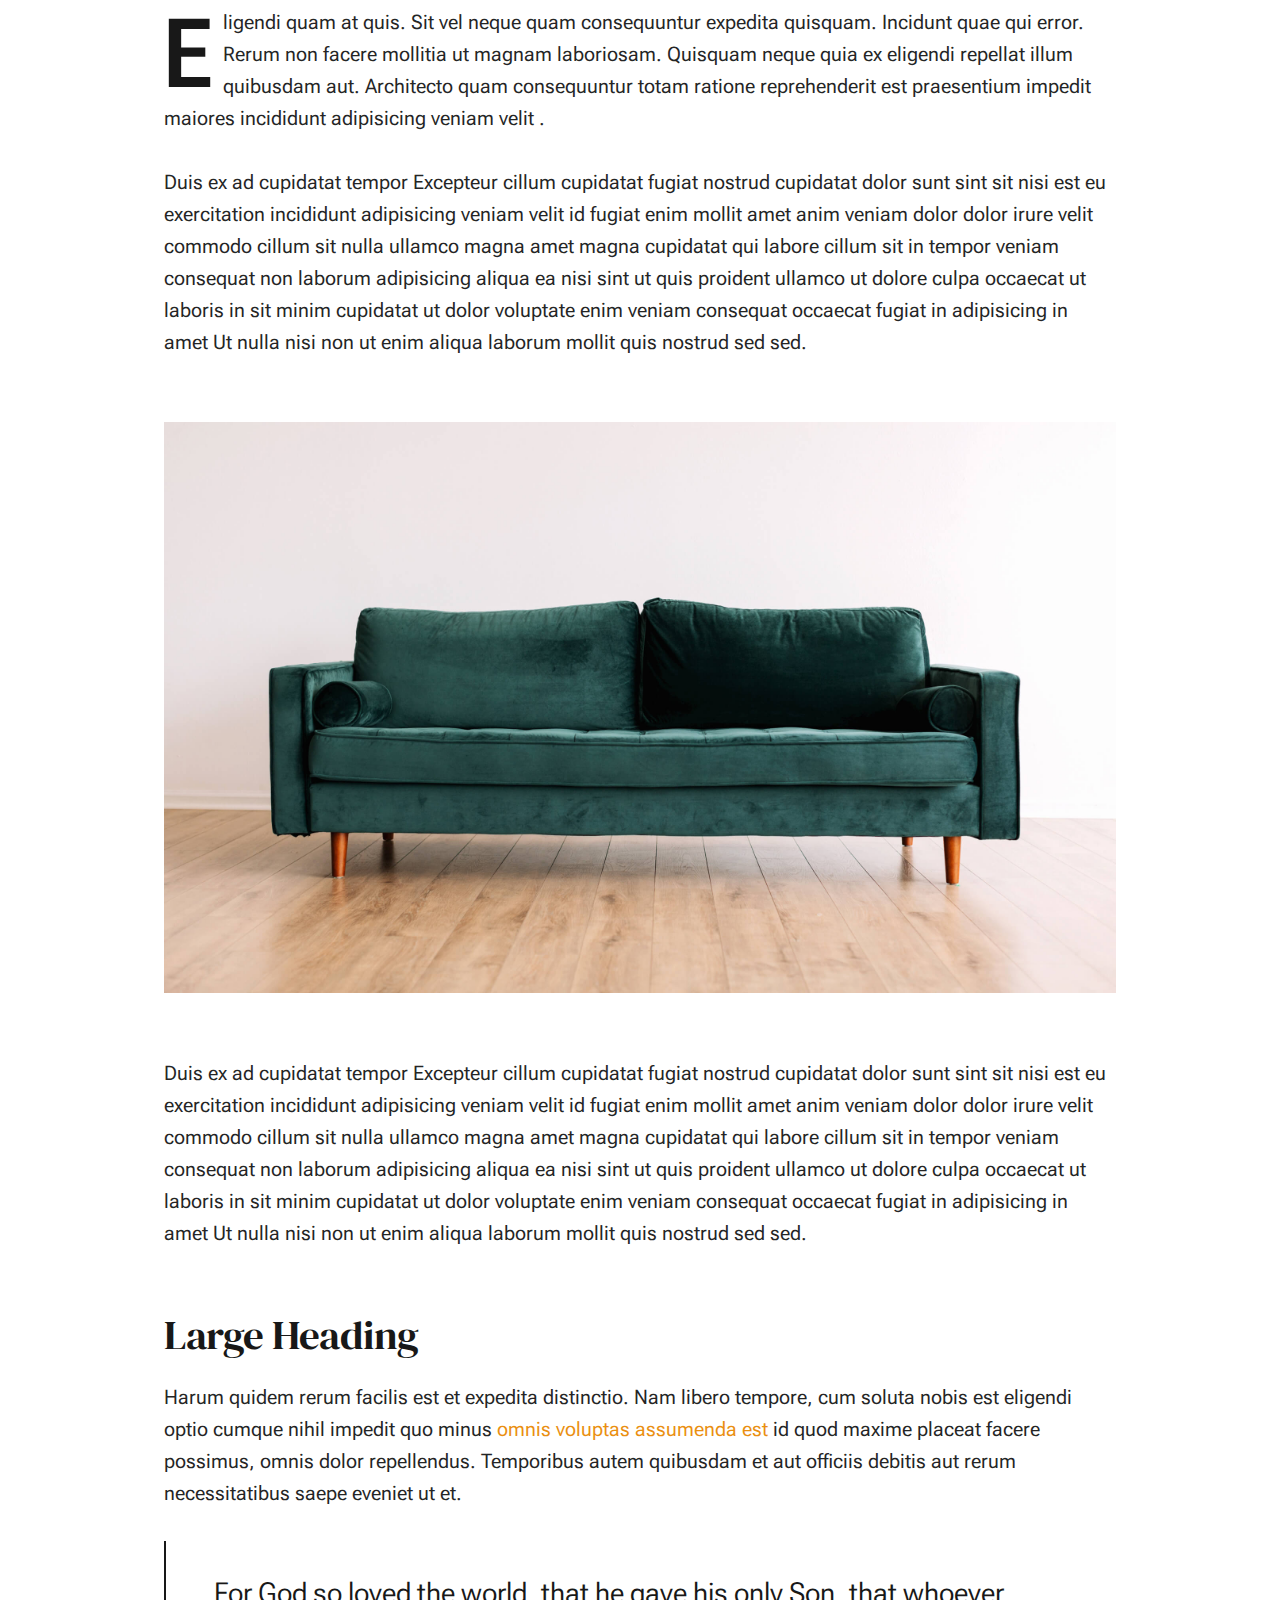
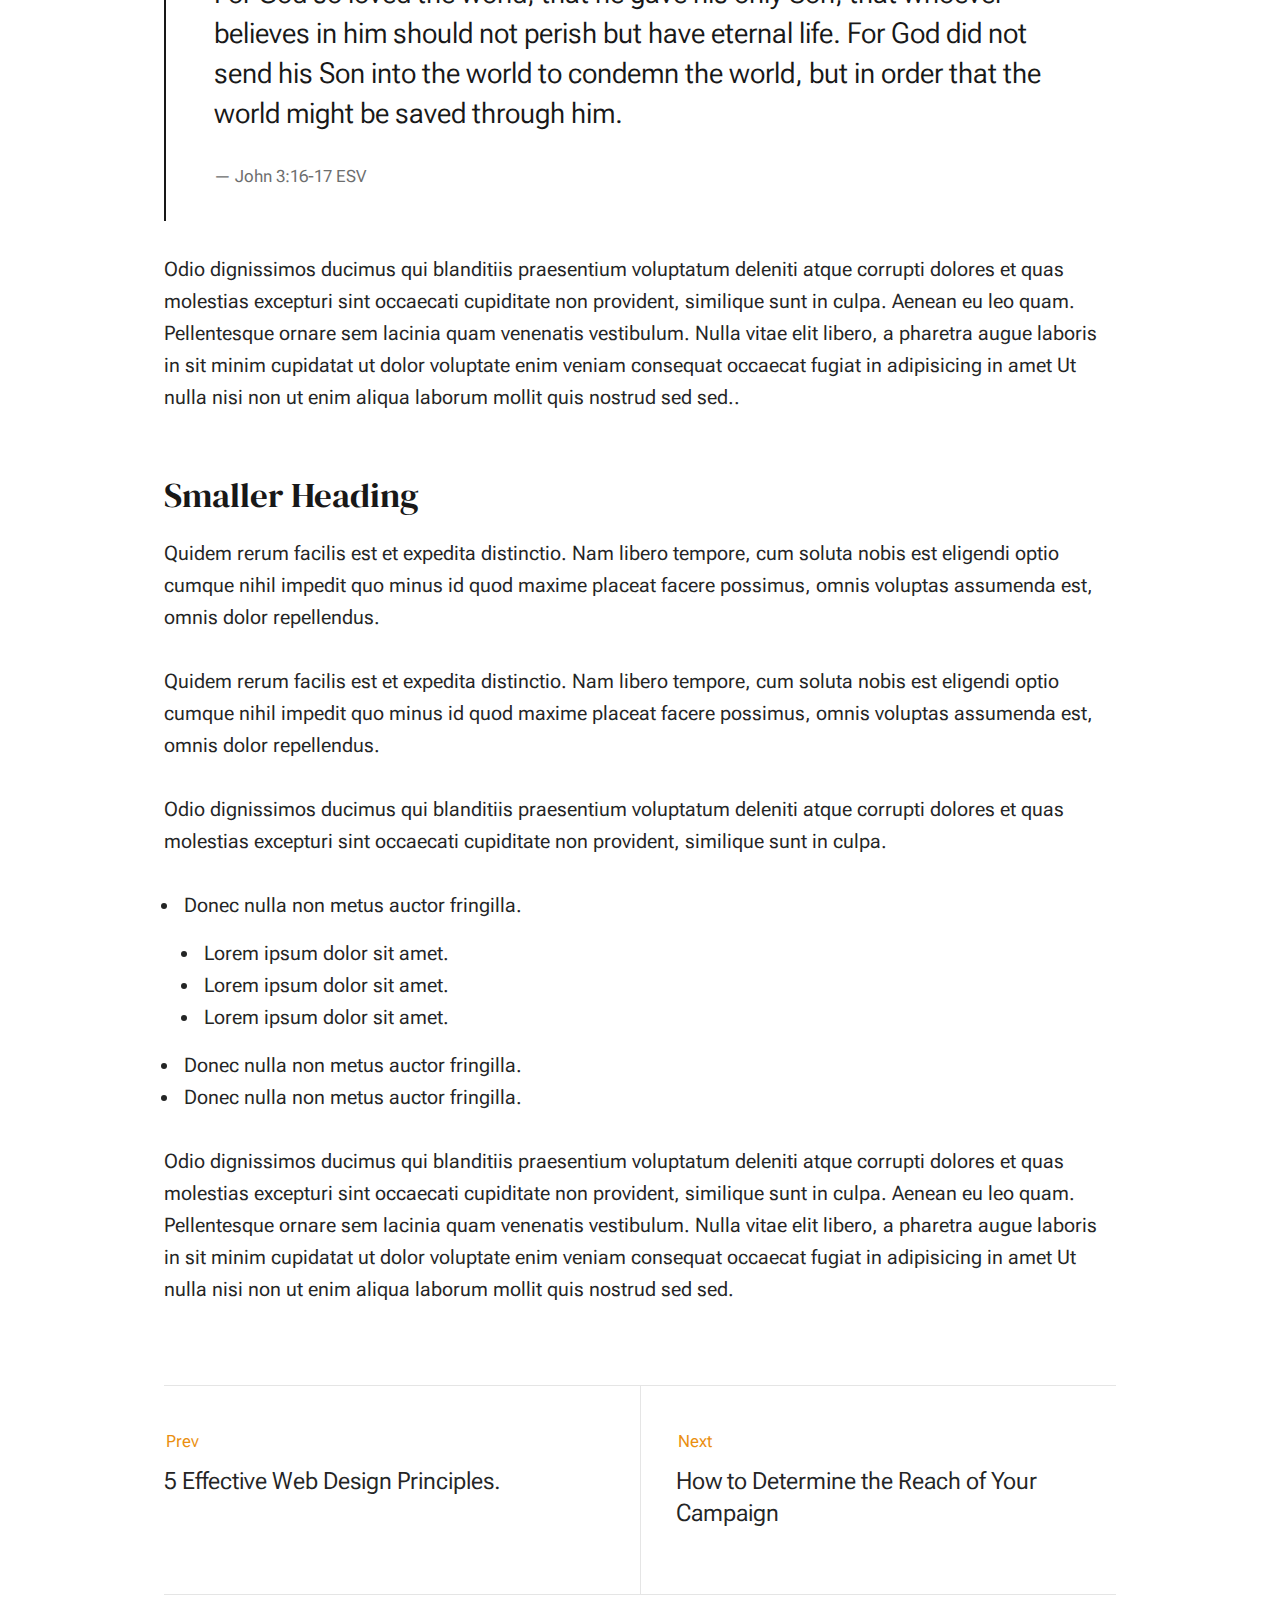
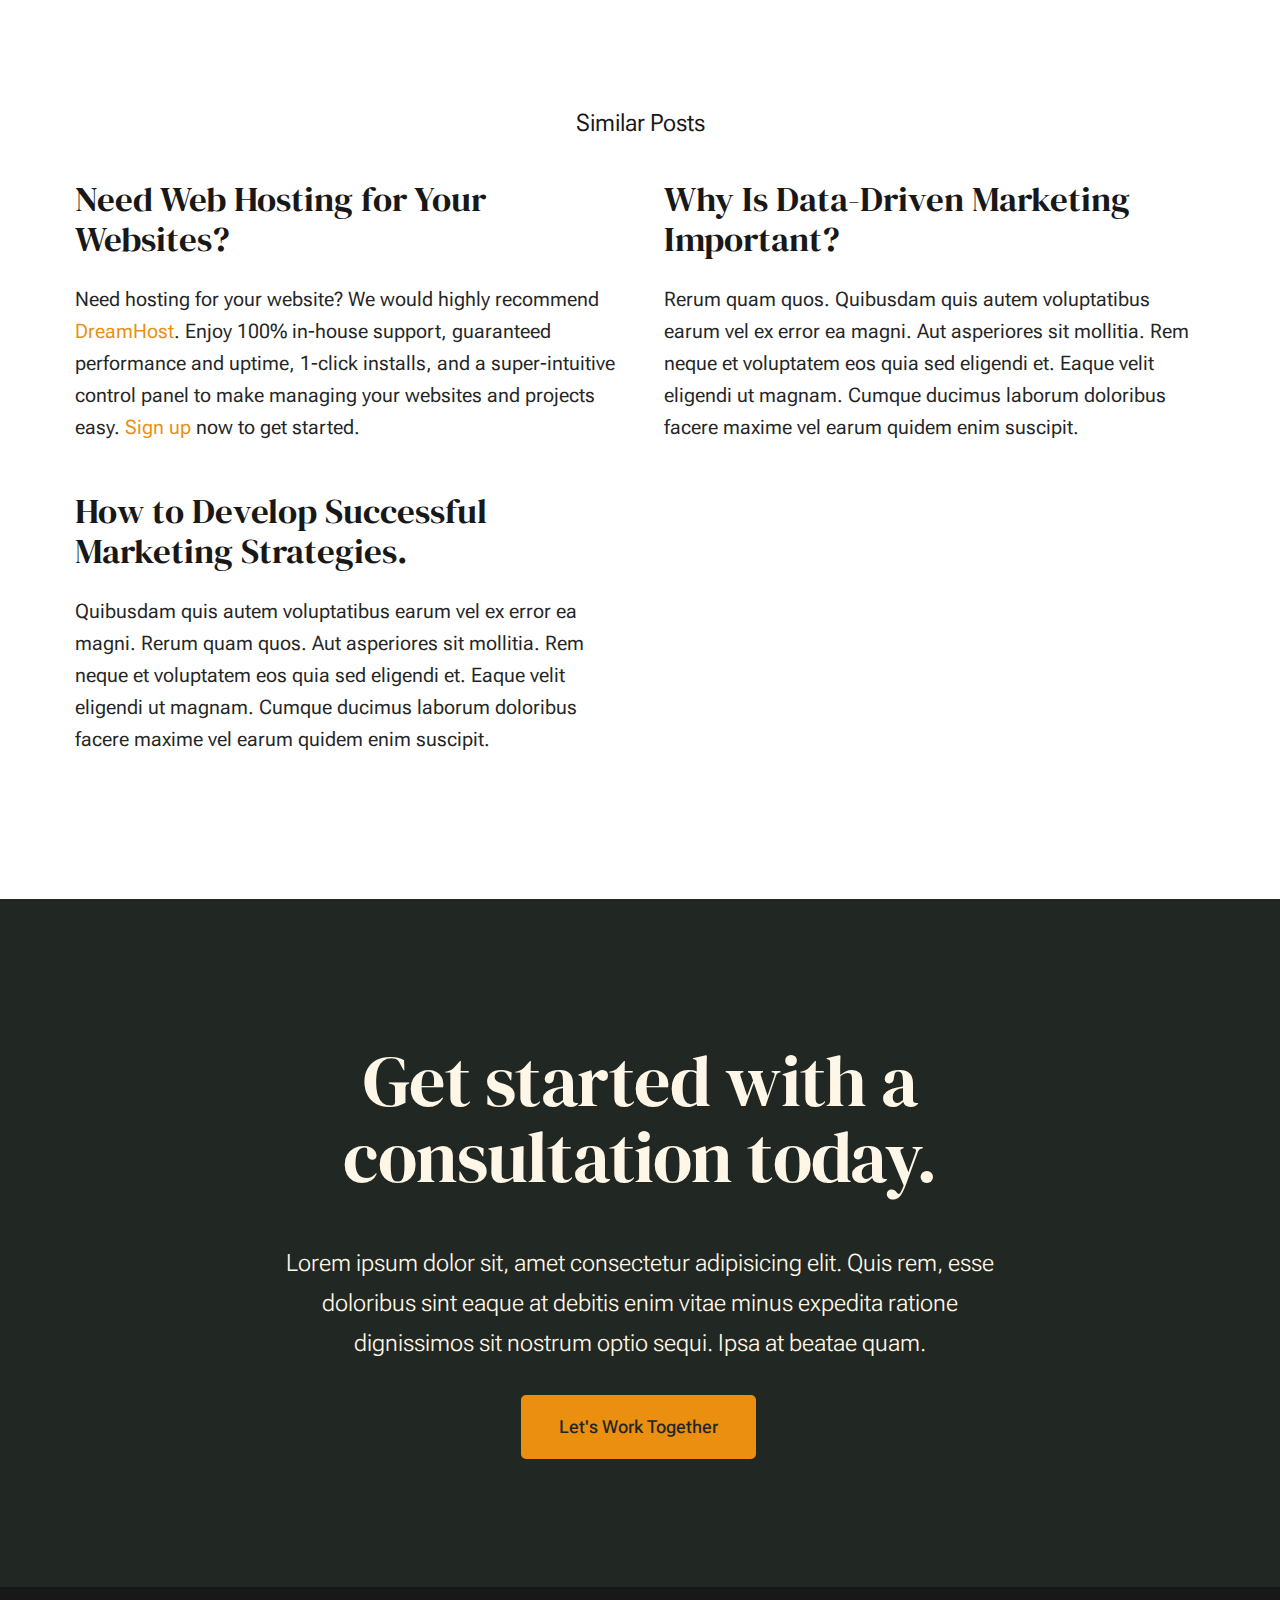
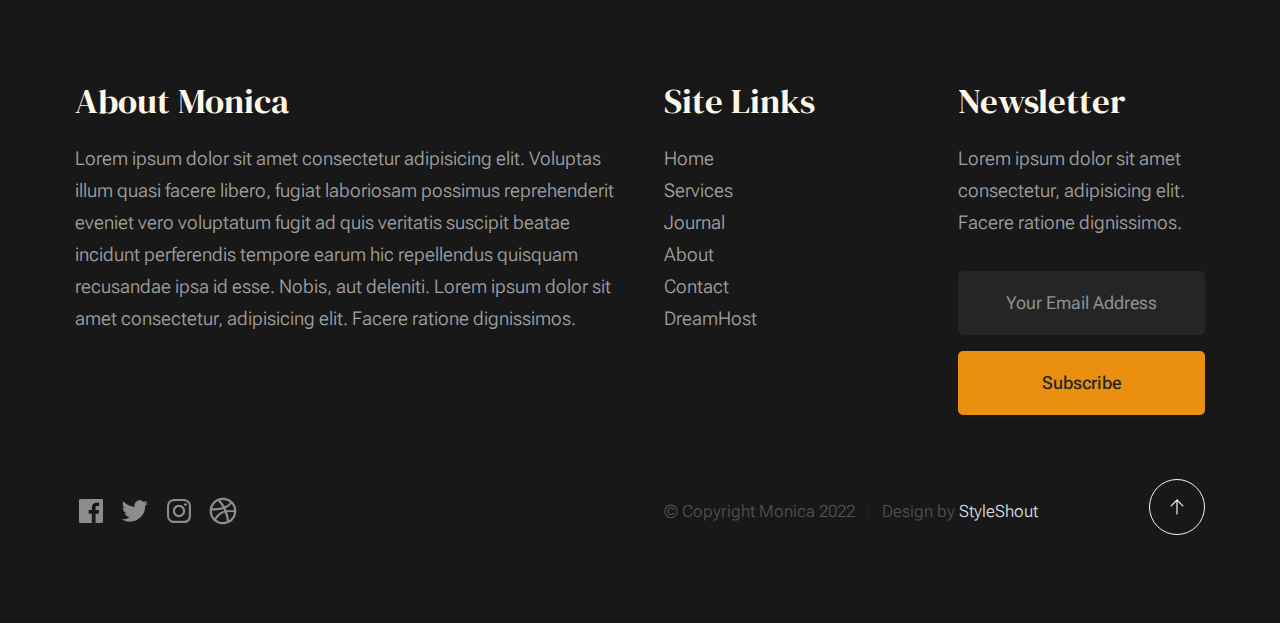
<file: single.html>
<!DOCTYPE html>
<html lang="en" class="no-js" >
<head>

    <!--- basic page needs
    ================================================== -->
    <meta charset="utf-8">
    <meta name="viewport" content="width=device-width, initial-scale=1">
    <title>Single - Monica</title>

    <script>
        document.documentElement.classList.remove('no-js');
        document.documentElement.classList.add('js');
    </script>

    <!-- CSS
    ================================================== -->
    <link rel="stylesheet" href="css/vendor.css">
    <link rel="stylesheet" href="css/styles.css">

    <!-- favicons
    ================================================== -->
    <link rel="apple-touch-icon" sizes="180x180" href="apple-touch-icon.png">
    <link rel="icon" type="image/png" sizes="32x32" href="favicon-32x32.png">
    <link rel="icon" type="image/png" sizes="16x16" href="favicon-16x16.png">
    <link rel="manifest" href="site.webmanifest">

</head>


<body id="top">


    <!-- preloader
    ================================================== -->
    <div id="preloader">
        <div id="loader" class="dots-fade">
            <div></div>
            <div></div>
            <div></div>
        </div>
    </div>


    <!-- page wrap
    ================================================== -->
    <div id="page" class="s-pagewrap">


        <!-- # site header 
        ================================================== -->
        <header class="s-header">

            <div class="row s-header__inner width-sixteen-col">

                <div class="s-header__block">
                    <div class="s-header__logo">
                        <a class="logo" href="index.html">
                            <img src="images/logo.svg" alt="Homepage">
                        </a>
                    </div>

                    <a class="s-header__menu-toggle" href="#0"><span>Menu</span></a>
                </div> <!-- end s-header__block -->

                <nav class="s-header__nav">    
                    <ul class="s-header__menu-links">
                        <li><a href="about.html">About</a></li>
                        <li><a href="services.html">Services</a></li>
                        <li class="current"><a href="blog.html">Journal</a></li>
                        <li><a href="contact.html">Contact</a></li>
                    </ul> <!-- s-header__menu-links -->

                    <div class="s-header__contact">
                        <a href="contact.html" class="btn btn--primary s-header__contact-btn">Let's Work Together</a>
                        
                    </div> <!-- s-header__contact -->    
                </nav> <!-- end s-header__nav -->

            </div> <!-- end s-header__inner -->

        </header> <!-- end s-header -->


        <!-- # site main content
        ================================================== -->
        <article id="content" class="s-content entry">

            <div class="s-pageheader entry__header">
                <div class="row">
                    <div class="column xl-12">

                        <h1 class="entry__title">
                            5 Marketing Productivity Apps for Your Team
                        </h1> <!-- end entry__title -->

                        <div class="entry__meta">
                            <div class="entry__meta-date">
                                <svg width="24" height="24" fill="none" viewBox="0 0 24 24">
                                    <circle cx="12" cy="12" r="7.25" stroke="currentColor" stroke-width="1.5"></circle>
                                    <path stroke="currentColor" stroke-width="1.5" d="M12 8V12L14 14"></path>
                                </svg>
                                December 15, 2022 
                            </div>
                            <div class="entry__meta-cat">
                                <svg width="24" height="24" fill="none" viewBox="0 0 24 24">
                                    <path stroke="currentColor" stroke-linecap="round" stroke-linejoin="round" stroke-width="1.5" d="M19.25 17.25V9.75C19.25 8.64543 18.3546 7.75 17.25 7.75H4.75V17.25C4.75 18.3546 5.64543 19.25 6.75 19.25H17.25C18.3546 19.25 19.25 18.3546 19.25 17.25Z"></path>
                                    <path stroke="currentColor" stroke-linecap="round" stroke-linejoin="round" stroke-width="1.5" d="M13.5 7.5L12.5685 5.7923C12.2181 5.14977 11.5446 4.75 10.8127 4.75H6.75C5.64543 4.75 4.75 5.64543 4.75 6.75V11"></path>
                                </svg>                                      
                                <span class="cat-links">
                                    <a href="blog.html">Productivity</a>
                                    <a href="blog.html">Marketing</a>
                                </span>
                            </div>
                        </div> <!-- end entry__meta -->

                    </div>
                </div>
            </div> <!-- end entry__header --> 

            <div class="s-pagecontent entry__content">

                <div class="row entry__media">
                    <div class="column xl-12">
                        <figure class="featured-image">
                            <img src="images/thumbs/single/standard-1200.jpg" 
                                 srcset="images/thumbs/single/standard-2400.jpg 2400w, 
                                         images/thumbs/single/standard-1200.jpg 1200w, 
                                         images/thumbs/single/standard-600.jpg 600w" sizes="(max-width: 2400px) 100vw, 2400px" alt="">
                        </figure>
                    </div>
                </div> <!-- end entry__media -->

                <div class="row entry__primary width-narrower">
                    <div class="column xl-12"> 

                            <p class="lead">
                            Duis ex ad cupidatat tempor Excepteur cillum cupidatat fugiat nostrud cupidatat dolor 
                            sunt sint sit nisi est eu exercitation incididunt adipisicing veniam velit id fugiat 
                            enim mollit amet anim veniam dolor dolor irure velit commodo cillum sit nulla ullamco 
                            magna amet magna cupidatat qui labore cillum cillum cupidatat fugiat nostrud. </p> 

                            <p class="drop-cap">
                            Eligendi quam at quis. Sit vel neque quam consequuntur expedita quisquam. Incidunt quae 
                            qui error. Rerum non facere mollitia ut magnam laboriosam. Quisquam neque quia ex eligendi 
                            repellat illum quibusdam aut. Architecto quam consequuntur totam ratione reprehenderit est 
                            praesentium impedit maiores incididunt adipisicing veniam velit .
                            </p>
    
                            <p>
                            Duis ex ad cupidatat tempor Excepteur cillum cupidatat fugiat nostrud cupidatat dolor 
                            sunt sint sit nisi est eu exercitation incididunt adipisicing veniam velit id fugiat 
                            enim mollit amet anim veniam dolor dolor irure velit commodo cillum sit nulla ullamco 
                            magna amet magna cupidatat qui labore cillum sit in tempor veniam consequat non laborum 
                            adipisicing aliqua ea nisi sint ut quis proident ullamco ut dolore culpa occaecat ut 
                            laboris in sit minim cupidatat ut dolor voluptate enim veniam consequat occaecat fugiat 
                            in adipisicing in amet Ut nulla nisi non ut enim aliqua laborum mollit quis nostrud sed sed.
                            </p>
            
                            <figure class="alignwide">
                                <img src="images/sample-1200.jpg" 
                                     srcset="images/sample-2400.jpg 2400w, 
                                             images/sample-1200.jpg 1200w, 
                                             images/sample-600.jpg 600w" sizes="(max-width: 2400px) 100vw, 2400px" alt="">
                            </figure>
    
                            <p>
                            Duis ex ad cupidatat tempor Excepteur cillum cupidatat fugiat nostrud cupidatat dolor 
                            sunt sint sit nisi est eu exercitation incididunt adipisicing veniam velit id fugiat 
                            enim mollit amet anim veniam dolor dolor irure velit commodo cillum sit nulla ullamco 
                            magna amet magna cupidatat qui labore cillum sit in tempor veniam consequat non laborum 
                            adipisicing aliqua ea nisi sint ut quis proident ullamco ut dolore culpa occaecat ut 
                            laboris in sit minim cupidatat ut dolor voluptate enim veniam consequat occaecat fugiat 
                            in adipisicing in amet Ut nulla nisi non ut enim aliqua laborum mollit quis nostrud sed sed.
                            </p>
    
                            <h2>Large Heading</h2>
        
                            <p>
                            Harum quidem rerum facilis est et expedita distinctio. Nam libero tempore, cum soluta 
                            nobis est eligendi optio cumque nihil impedit quo minus <a href="http://#">omnis voluptas assumenda est</a> 
                            id quod maxime placeat facere possimus, omnis dolor repellendus. Temporibus autem quibusdam et 
                            aut officiis debitis aut rerum necessitatibus saepe eveniet ut et.</p>
    
                            <blockquote>
                                <p>
                                For God so loved the world, that he gave his only Son, that whoever believes in 
                                him should not perish but have eternal life. For God did not send his Son into 
                                the world to condemn the world, but in order that the world might be 
                                saved through him.
                                </p>
                                <cite>John 3:16-17 ESV</cite>
                            </blockquote>
    
                            <p>
                            Odio dignissimos ducimus qui blanditiis praesentium voluptatum deleniti atque corrupti dolores 
                            et quas molestias excepturi sint occaecati cupiditate non provident, similique sunt in culpa. 
                            Aenean eu leo quam. Pellentesque ornare sem lacinia quam venenatis vestibulum. Nulla vitae elit 
                            libero, a pharetra augue laboris in sit minim cupidatat ut dolor voluptate enim veniam consequat 
                            occaecat fugiat in adipisicing in amet Ut nulla nisi non ut enim aliqua laborum mollit quis nostrud sed sed..</p>
    
                            <h3>Smaller Heading</h3>
    
                            <p>
                            Quidem rerum facilis est et expedita distinctio. Nam libero tempore, cum soluta nobis est 
                            eligendi optio cumque nihil impedit quo minus id quod maxime placeat facere possimus, omnis voluptas 
                            assumenda est, omnis dolor repellendus.
                            </p>
    
                            <p>
                            Quidem rerum facilis est et expedita distinctio. Nam libero tempore, cum soluta nobis est 
                            eligendi optio cumque nihil impedit quo minus id quod maxime placeat facere possimus, omnis voluptas 
                            assumenda est, omnis dolor repellendus.
                            </p>
                                    
                            <p>
                            Odio dignissimos ducimus qui blanditiis praesentium voluptatum deleniti atque corrupti dolores et 
                            quas molestias excepturi sint occaecati cupiditate non provident, similique sunt in culpa.</p>
    
                            <ul>
                                <li>Donec nulla non metus auctor fringilla.
                                    <ul>
                                        <li>Lorem ipsum dolor sit amet.</li>
                                        <li>Lorem ipsum dolor sit amet.</li>
                                        <li>Lorem ipsum dolor sit amet.</li>
                                    </ul>
                                </li>
                                <li>Donec nulla non metus auctor fringilla.</li>
                                <li>Donec nulla non metus auctor fringilla.</li>
                            </ul>
    
                            <p>
                            Odio dignissimos ducimus qui blanditiis praesentium voluptatum deleniti atque corrupti dolores et quas 
                            molestias excepturi sint occaecati cupiditate non provident, similique sunt in culpa. Aenean eu leo quam. 
                            Pellentesque ornare sem lacinia quam venenatis vestibulum. Nulla vitae elit libero, a pharetra augue 
                            laboris in sit minim cupidatat ut dolor voluptate enim veniam consequat occaecat fugiat in adipisicing 
                            in amet Ut nulla nisi non ut enim aliqua laborum mollit quis nostrud sed sed.
                            </p>        

                            <div class="post-nav">
                                <div class="post-nav__prev">
                                    <a href="single-standard.html" rel="prev">
                                        <span>Prev</span>
                                        5 Effective Web Design Principles. 
                                    </a>
                                </div>
                                <div class="post-nav__next">
                                    <a href="single-standard.html" rel="next">
                                        <span>Next</span>
                                        How to Determine the Reach of Your Campaign
                                    </a>
                                </div>
                            </div> <!-- end post-nav -->                                                   
                   
                    </div> <!-- end column-->
                </div> <!-- end entry__primary -->    
                
                <div class="row related-posts">
                    <div class="column xl-12">

                        <h4 class="text-center">Similar Posts</h4>

                        <div class="grid-list-items">
                
                            <div class="grid-list-items__item blog-card">
                                <div class="blog-card__header">
                                    <h3 class="blog-card__title"><a href="https://www.dreamhost.com/r.cgi?287326">Need Web Hosting for Your Websites?</a></h3>
                                </div>
                                <div class="blog-card__text">
                                    <p>
                                    Need hosting for your website? We would highly recommend <a href="https://www.dreamhost.com/r.cgi?287326">DreamHost</a>.
                                    Enjoy 100% in-house support, guaranteed performance and uptime, 1-click installs, and a super-intuitive control 
                                    panel to make managing your websites and projects easy. <a href="https://www.dreamhost.com/r.cgi?287326">Sign up</a> now to get started.
                                    </p>
                                </div>
                            </div> <!-- end blog-card -->
                            <div class="grid-list-items__item blog-card">
                                <div class="blog-card__header">
                                    <h3 class="blog-card__title"><a href="single.html">Why Is Data-Driven Marketing Important?</a></h3>
                                </div>
                                <div class="blog-card__text">
                                    <p>
                                    Rerum quam quos. Quibusdam quis autem voluptatibus earum vel ex error ea magni. Aut asperiores 
                                    sit mollitia. Rem neque et voluptatem eos quia sed eligendi et. Eaque velit eligendi ut 
                                    magnam. Cumque ducimus laborum doloribus facere maxime vel earum quidem enim suscipit.
                                    </p>
                                </div>
                            </div> <!-- end blog-card -->
                            <div class="grid-list-items__item blog-card">
                                <div class="blog-card__header">
                                    <h3 class="blog-card__title"><a href="single.html">How to Develop Successful Marketing Strategies.</a></h3>
                                </div>
                                <div class="blog-card__text">
                                    <p>
                                    Quibusdam quis autem voluptatibus earum vel ex error ea magni. Rerum quam quos. Aut asperiores 
                                    sit mollitia. Rem neque et voluptatem eos quia sed eligendi et. Eaque velit eligendi ut 
                                    magnam. Cumque ducimus laborum doloribus facere maxime vel earum quidem enim suscipit.
                                    </p>
                                </div>
                            </div> <!-- end blog card -->
                        
                        </div> <!-- end grid-list-items -->
                          
                    </div> <!-- end column -->
                </div> <!-- end related-posts --> 

            </div> <!-- end entry__content -->

        </article> <!-- s-content entry-->
        

        <!-- # cta
        ================================================== -->
        <section id="cta" class="s-cta">

            <div class="row row-x-center text-center">
                <div class="column xl-8 lg-12">

                    <div class="s-cta__content">
                        <h2 class="text-display-title">
                        Get started with a consultation today.
                        </h2>
                        <p class="lead">
                        Lorem ipsum dolor sit, amet consectetur adipisicing elit. Quis rem, esse doloribus sint eaque at debitis enim vitae minus expedita ratione dignissimos sit nostrum optio sequi. Ipsa at beatae quam.
                        </p>
                        <a href="contact.html" class="btn btn--primary">Let's Work Together</a>
                    </div>

                </div>
            </div>

        </section> <!-- end s-cta -->


        <!-- # footer 
        ================================================== -->
        <footer class="s-footer">
            <div class="row s-footer__content">
                <div class="column xl-6 lg-6 md-12 s-footer__block s-footer__about">                    
                    <h3>About Monica</h3>
                    <p>
                    Lorem ipsum dolor sit amet consectetur adipisicing elit. Voluptas illum quasi facere libero, 
                    fugiat laboriosam possimus reprehenderit eveniet vero voluptatum fugit ad quis veritatis suscipit beatae 
                    incidunt perferendis tempore earum hic repellendus quisquam recusandae ipsa id esse. Nobis, aut deleniti.
                    Lorem ipsum dolor sit amet consectetur, adipisicing elit. Facere ratione dignissimos.
                    </p>               
                </div>                
                <div class="column xl-3 lg-6 md-12 s-footer__block s-footer__site-links">
                    <h3>Site Links</h3>
                    <ul class="link-list">
                        <li><a href="index.html">Home</a></li>
                        <li><a href="services.html">Services</a></li>
                        <li><a href="blog.html">Journal</a></li>
                        <li><a href="about.html">About</a></li>
                        <li><a href="contact.html">Contact</a></li>
                        <li><a href="https://www.dreamhost.com/r.cgi?287326">DreamHost</a></li>
                    </ul>
                </div>
                <div class="column xl-3 lg-6 md-12 tab-12 s-footer__block s-footer__newsletter">
                    <h3>Newsletter</h3>

                    <p>
                    Lorem ipsum dolor sit amet consectetur, adipisicing elit. Facere ratione dignissimos.
                    </p>

                    <div class="subscribe-form">
                        <form id="mc-form" class="mc-form">
                            <input type="email" name="EMAIL" id="mce-EMAIL" class="u-fullwidth text-center" placeholder="Your Email Address" title="The domain portion of the email address is invalid (the portion after the @)." pattern="^([^\x00-\x20\x22\x28\x29\x2c\x2e\x3a-\x3c\x3e\x40\x5b-\x5d\x7f-\xff]+|\x22([^\x0d\x22\x5c\x80-\xff]|\x5c[\x00-\x7f])*\x22)(\x2e([^\x00-\x20\x22\x28\x29\x2c\x2e\x3a-\x3c\x3e\x40\x5b-\x5d\x7f-\xff]+|\x22([^\x0d\x22\x5c\x80-\xff]|\x5c[\x00-\x7f])*\x22))*\x40([^\x00-\x20\x22\x28\x29\x2c\x2e\x3a-\x3c\x3e\x40\x5b-\x5d\x7f-\xff]+|\x5b([^\x0d\x5b-\x5d\x80-\xff]|\x5c[\x00-\x7f])*\x5d)(\x2e([^\x00-\x20\x22\x28\x29\x2c\x2e\x3a-\x3c\x3e\x40\x5b-\x5d\x7f-\xff]+|\x5b([^\x0d\x5b-\x5d\x80-\xff]|\x5c[\x00-\x7f])*\x5d))*(\.\w{2,})+$" required>
                            <input type="submit" name="subscribe" value="Subscribe" class="btn btn--primary btn--small u-fullwidth">
                            <!-- <div style="position: absolute; left: -5000px;" aria-hidden="true"><input type="text" name="b_cdb7b577e41181934ed6a6a44_9a91cfe7b3" tabindex="-1" value=""></div> -->
                            <div class="mc-status"></div>
                        </form>
                    </div>
                </div>
            </div>    
            
            <div class="row s-footer__bottom">
                <div class="column xl-6 lg-12">
                    <ul class="s-footer__social social-list">
                        <li>
                            <a href="#0">
                                <svg xmlns="http://www.w3.org/2000/svg" width="24" height="24" viewBox="0 0 24 24" style="fill:rgba(0, 0, 0, 1);transform:;-ms-filter:"><path d="M20,3H4C3.447,3,3,3.448,3,4v16c0,0.552,0.447,1,1,1h8.615v-6.96h-2.338v-2.725h2.338v-2c0-2.325,1.42-3.592,3.5-3.592 c0.699-0.002,1.399,0.034,2.095,0.107v2.42h-1.435c-1.128,0-1.348,0.538-1.348,1.325v1.735h2.697l-0.35,2.725h-2.348V21H20 c0.553,0,1-0.448,1-1V4C21,3.448,20.553,3,20,3z"></path></svg>
                                <span class="u-screen-reader-text">Facebook</span>
                            </a>
                        </li>
                        <li>
                            <a href="#0">
                                <svg xmlns="http://www.w3.org/2000/svg" width="24" height="24" viewBox="0 0 24 24" style="fill:rgba(0, 0, 0, 1);transform:;-ms-filter:"><path d="M19.633,7.997c0.013,0.175,0.013,0.349,0.013,0.523c0,5.325-4.053,11.461-11.46,11.461c-2.282,0-4.402-0.661-6.186-1.809 c0.324,0.037,0.636,0.05,0.973,0.05c1.883,0,3.616-0.636,5.001-1.721c-1.771-0.037-3.255-1.197-3.767-2.793 c0.249,0.037,0.499,0.062,0.761,0.062c0.361,0,0.724-0.05,1.061-0.137c-1.847-0.374-3.23-1.995-3.23-3.953v-0.05 c0.537,0.299,1.16,0.486,1.82,0.511C3.534,9.419,2.823,8.184,2.823,6.787c0-0.748,0.199-1.434,0.548-2.032 c1.983,2.443,4.964,4.04,8.306,4.215c-0.062-0.3-0.1-0.611-0.1-0.923c0-2.22,1.796-4.028,4.028-4.028 c1.16,0,2.207,0.486,2.943,1.272c0.91-0.175,1.782-0.512,2.556-0.973c-0.299,0.935-0.936,1.721-1.771,2.22 c0.811-0.088,1.597-0.312,2.319-0.624C21.104,6.712,20.419,7.423,19.633,7.997z"></path></svg>
                                <span class="u-screen-reader-text">Twitter</span>
                            </a>
                        </li>
                        <li>
                            <a href="#0">
                                <svg xmlns="http://www.w3.org/2000/svg" width="24" height="24" viewBox="0 0 24 24" style="fill:rgba(0, 0, 0, 1);transform:;-ms-filter:"><path d="M11.999,7.377c-2.554,0-4.623,2.07-4.623,4.623c0,2.554,2.069,4.624,4.623,4.624c2.552,0,4.623-2.07,4.623-4.624 C16.622,9.447,14.551,7.377,11.999,7.377L11.999,7.377z M11.999,15.004c-1.659,0-3.004-1.345-3.004-3.003 c0-1.659,1.345-3.003,3.004-3.003s3.002,1.344,3.002,3.003C15.001,13.659,13.658,15.004,11.999,15.004L11.999,15.004z"></path><circle cx="16.806" cy="7.207" r="1.078"></circle><path d="M20.533,6.111c-0.469-1.209-1.424-2.165-2.633-2.632c-0.699-0.263-1.438-0.404-2.186-0.42 c-0.963-0.042-1.268-0.054-3.71-0.054s-2.755,0-3.71,0.054C7.548,3.074,6.809,3.215,6.11,3.479C4.9,3.946,3.945,4.902,3.477,6.111 c-0.263,0.7-0.404,1.438-0.419,2.186c-0.043,0.962-0.056,1.267-0.056,3.71c0,2.442,0,2.753,0.056,3.71 c0.015,0.748,0.156,1.486,0.419,2.187c0.469,1.208,1.424,2.164,2.634,2.632c0.696,0.272,1.435,0.426,2.185,0.45 c0.963,0.042,1.268,0.055,3.71,0.055s2.755,0,3.71-0.055c0.747-0.015,1.486-0.157,2.186-0.419c1.209-0.469,2.164-1.424,2.633-2.633 c0.263-0.7,0.404-1.438,0.419-2.186c0.043-0.962,0.056-1.267,0.056-3.71s0-2.753-0.056-3.71C20.941,7.57,20.801,6.819,20.533,6.111z M19.315,15.643c-0.007,0.576-0.111,1.147-0.311,1.688c-0.305,0.787-0.926,1.409-1.712,1.711c-0.535,0.199-1.099,0.303-1.67,0.311 c-0.95,0.044-1.218,0.055-3.654,0.055c-2.438,0-2.687,0-3.655-0.055c-0.569-0.007-1.135-0.112-1.669-0.311 c-0.789-0.301-1.414-0.923-1.719-1.711c-0.196-0.534-0.302-1.099-0.311-1.669c-0.043-0.95-0.053-1.218-0.053-3.654 c0-2.437,0-2.686,0.053-3.655c0.007-0.576,0.111-1.146,0.311-1.687c0.305-0.789,0.93-1.41,1.719-1.712 c0.534-0.198,1.1-0.303,1.669-0.311c0.951-0.043,1.218-0.055,3.655-0.055c2.437,0,2.687,0,3.654,0.055 c0.571,0.007,1.135,0.112,1.67,0.311c0.786,0.303,1.407,0.925,1.712,1.712c0.196,0.534,0.302,1.099,0.311,1.669 c0.043,0.951,0.054,1.218,0.054,3.655c0,2.436,0,2.698-0.043,3.654H19.315z"></path></svg>
                                <span class="u-screen-reader-text">Instagram</span>
                            </a>
                        </li>
                        <li>
                            <a href="#0">
                                <svg xmlns="http://www.w3.org/2000/svg" width="24" height="24" viewBox="0 0 24 24" style="fill: rgba(0, 0, 0, 1);transform: ;msFilter:;"><path d="M20.66 6.98a9.932 9.932 0 0 0-3.641-3.64C15.486 2.447 13.813 2 12 2s-3.486.447-5.02 1.34c-1.533.893-2.747 2.107-3.64 3.64S2 10.187 2 12s.446 3.487 1.34 5.02a9.924 9.924 0 0 0 3.641 3.64C8.514 21.553 10.187 22 12 22s3.486-.447 5.02-1.34a9.932 9.932 0 0 0 3.641-3.64C21.554 15.487 22 13.813 22 12s-.446-3.487-1.34-5.02zM12 3.66c2 0 3.772.64 5.32 1.919-.92 1.174-2.286 2.14-4.1 2.9-1.002-1.813-2.088-3.327-3.261-4.54A7.715 7.715 0 0 1 12 3.66zM5.51 6.8a8.116 8.116 0 0 1 2.711-2.22c1.212 1.201 2.325 2.7 3.34 4.5-2 .6-4.114.9-6.341.9-.573 0-1.006-.013-1.3-.04A8.549 8.549 0 0 1 5.51 6.8zM3.66 12c0-.054.003-.12.01-.2.007-.08.01-.146.01-.2.254.014.641.02 1.161.02 2.666 0 5.146-.367 7.439-1.1.187.373.381.793.58 1.26-1.32.293-2.674 1.006-4.061 2.14S6.4 16.247 5.76 17.5c-1.4-1.587-2.1-3.42-2.1-5.5zM12 20.34c-1.894 0-3.594-.587-5.101-1.759.601-1.187 1.524-2.322 2.771-3.401 1.246-1.08 2.483-1.753 3.71-2.02a29.441 29.441 0 0 1 1.56 6.62 8.166 8.166 0 0 1-2.94.56zm7.08-3.96a8.351 8.351 0 0 1-2.58 2.621c-.24-2.08-.7-4.107-1.379-6.081.932-.066 1.765-.1 2.5-.1.799 0 1.686.034 2.659.1a8.098 8.098 0 0 1-1.2 3.46zm-1.24-5c-1.16 0-2.233.047-3.22.14a27.053 27.053 0 0 0-.68-1.62c2.066-.906 3.532-2.006 4.399-3.3 1.2 1.414 1.854 3.027 1.96 4.84-.812-.04-1.632-.06-2.459-.06z"></path></svg>
                                <span class="u-screen-reader-text">Dribbble</span>
                            </a>
                        </li>
                    </ul> <!-- end s-footer__social -->
                </div>
                <div class="column xl-6 lg-12">
                    <p class="ss-copyright">
                        <span>© Copyright Monica 2022</span> 
                        <span>Design by <a href="https://www.styleshout.com/">StyleShout</a></span>
                    </p>
                </div>

                <div class="ss-go-top">
                    <a class="smoothscroll" title="Back to Top" href="#top">
                        <svg xmlns="http://www.w3.org/2000/svg" viewBox="0 0 24 24" width="36" height="36" fill="none" stroke="#ffffff" stroke-width="1" stroke-linecap="round" stroke-linejoin="round">&lt;!--!  Atomicons Free 1.00 by @atisalab License - https://atomicons.com/license/ (Icons: CC BY 4.0) Copyright 2021 Atomicons --&gt;<polyline points="17 11 12 6 7 11"></polyline><line x1="12" y1="18" x2="12" y2="6"></line></svg>
                    </a>
                </div> <!-- end ss-go-top -->
            </div>
            
        </footer> <!-- end s-footer -->

    </div> <!-- end page-wrap -->

    <!-- Java Script
    ================================================== -->
    <script src="js/plugins.js"></script>
    <script src="js/main.js"></script>

</body>
</html>
</file>
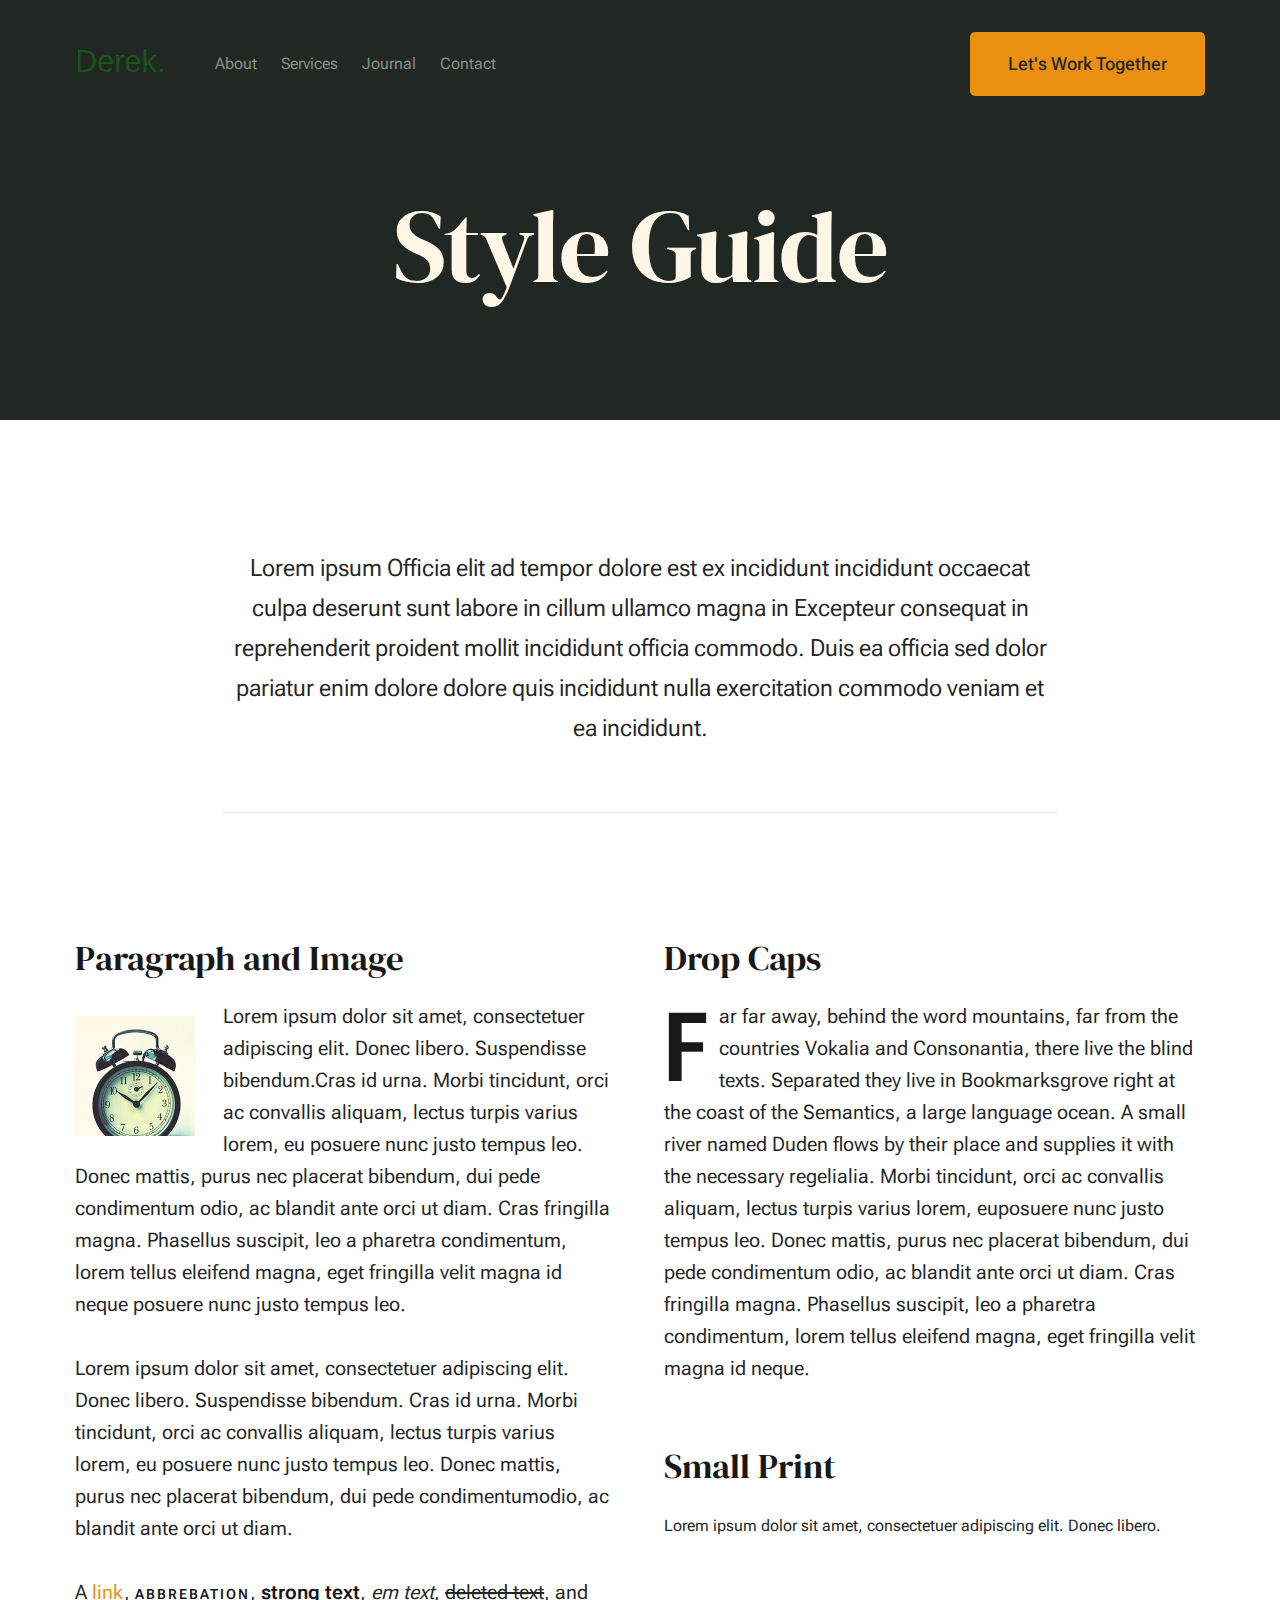
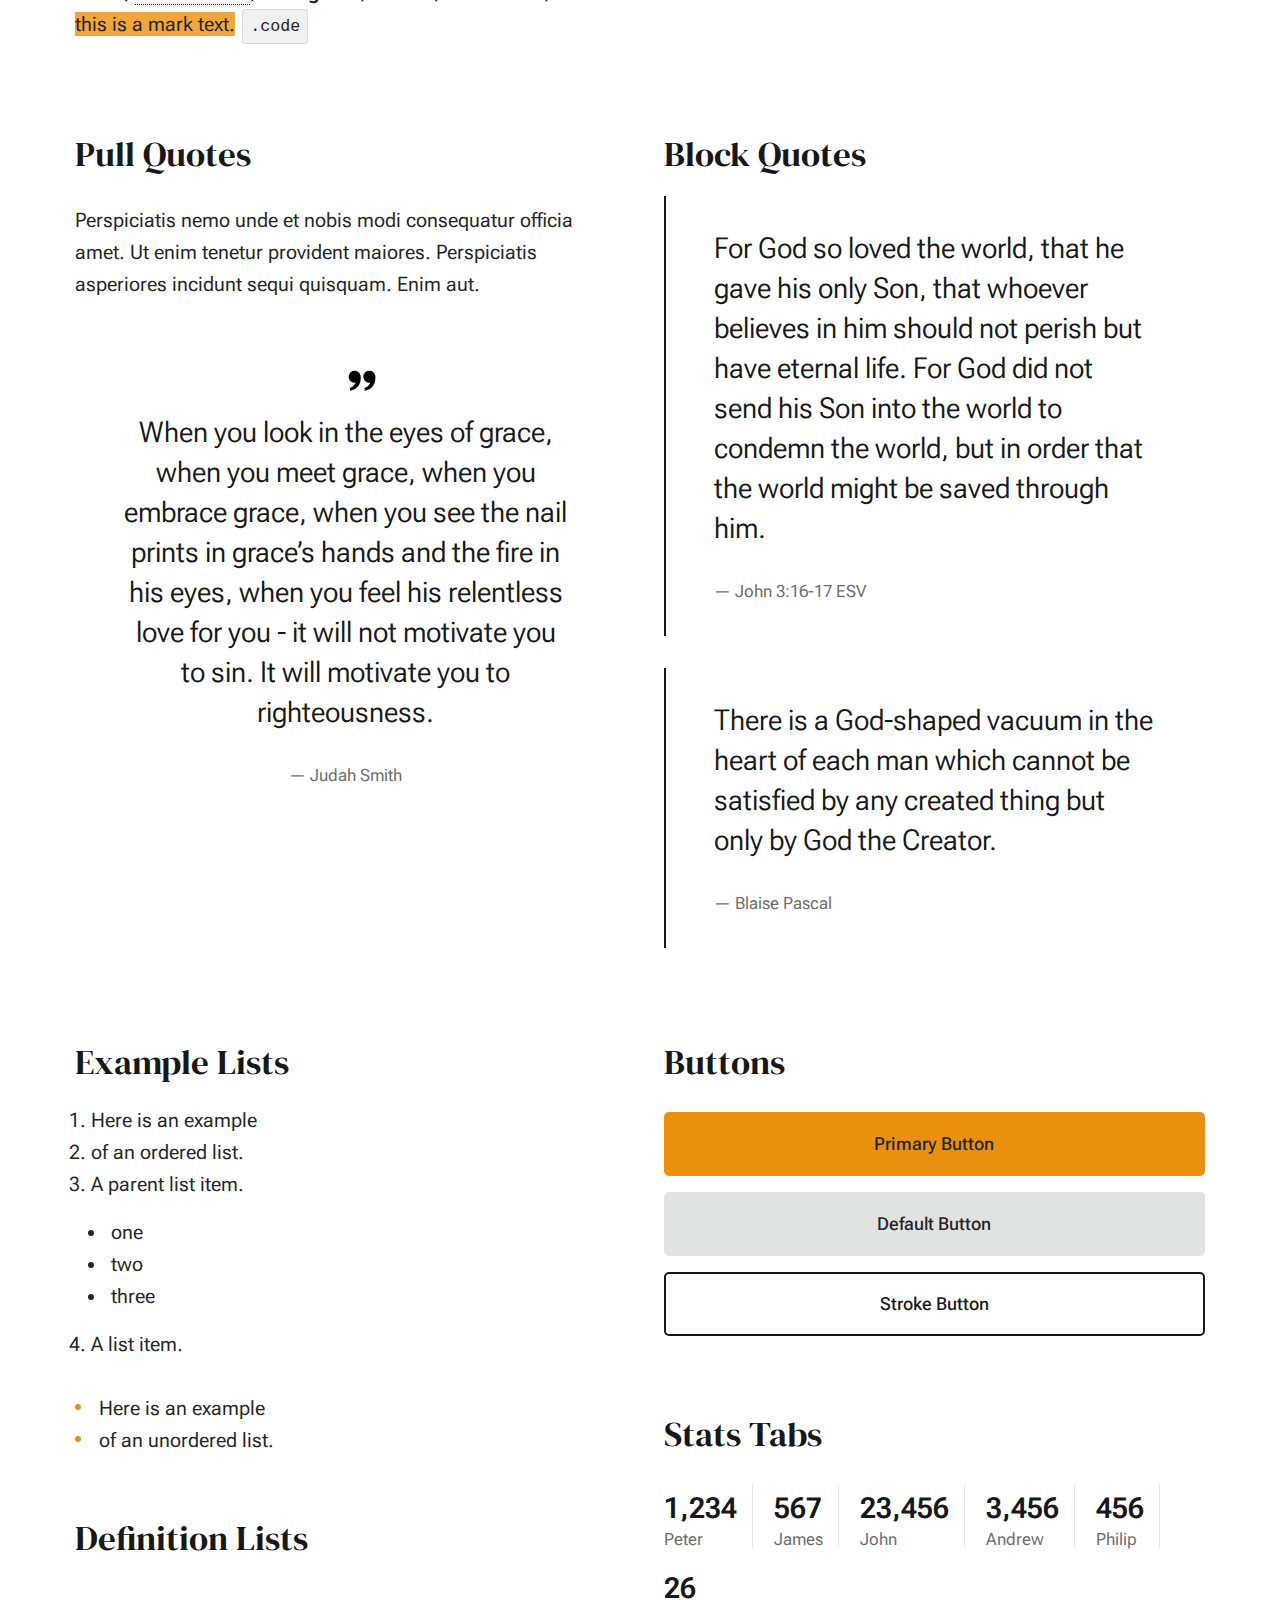
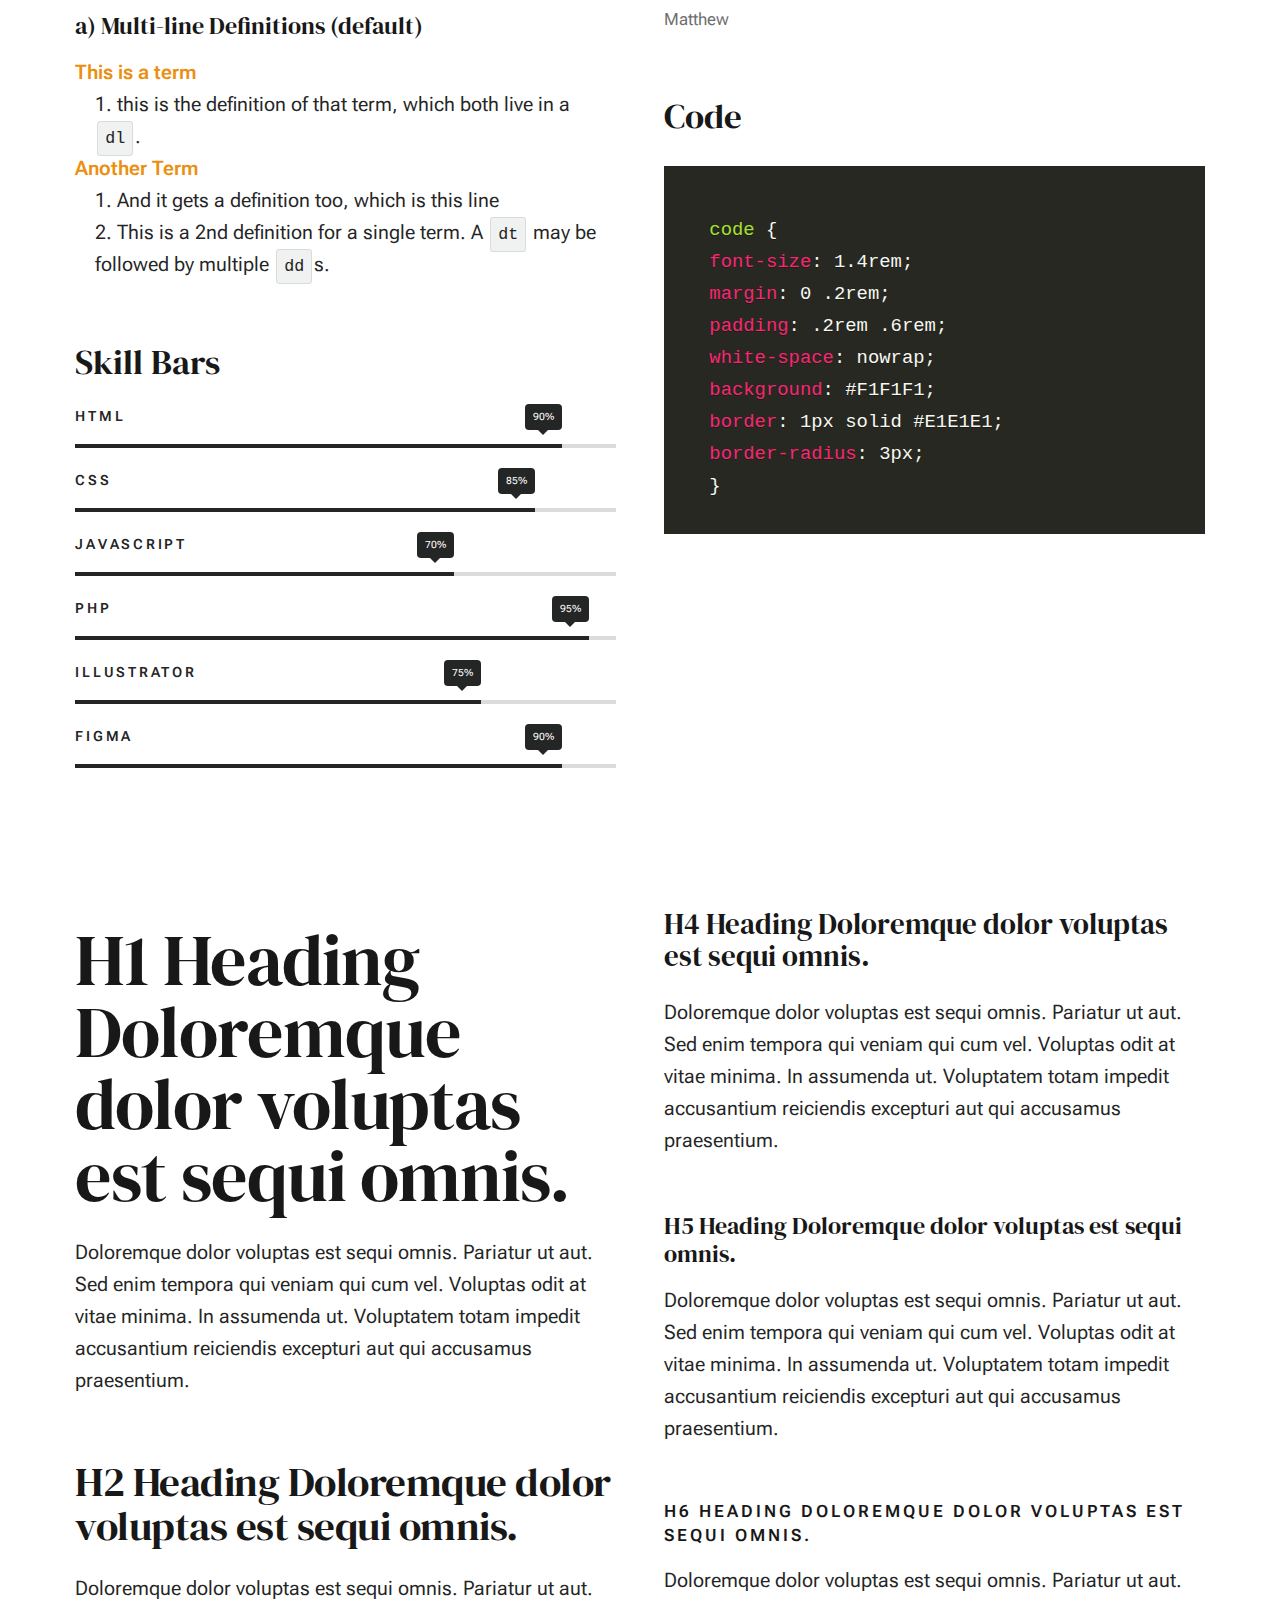
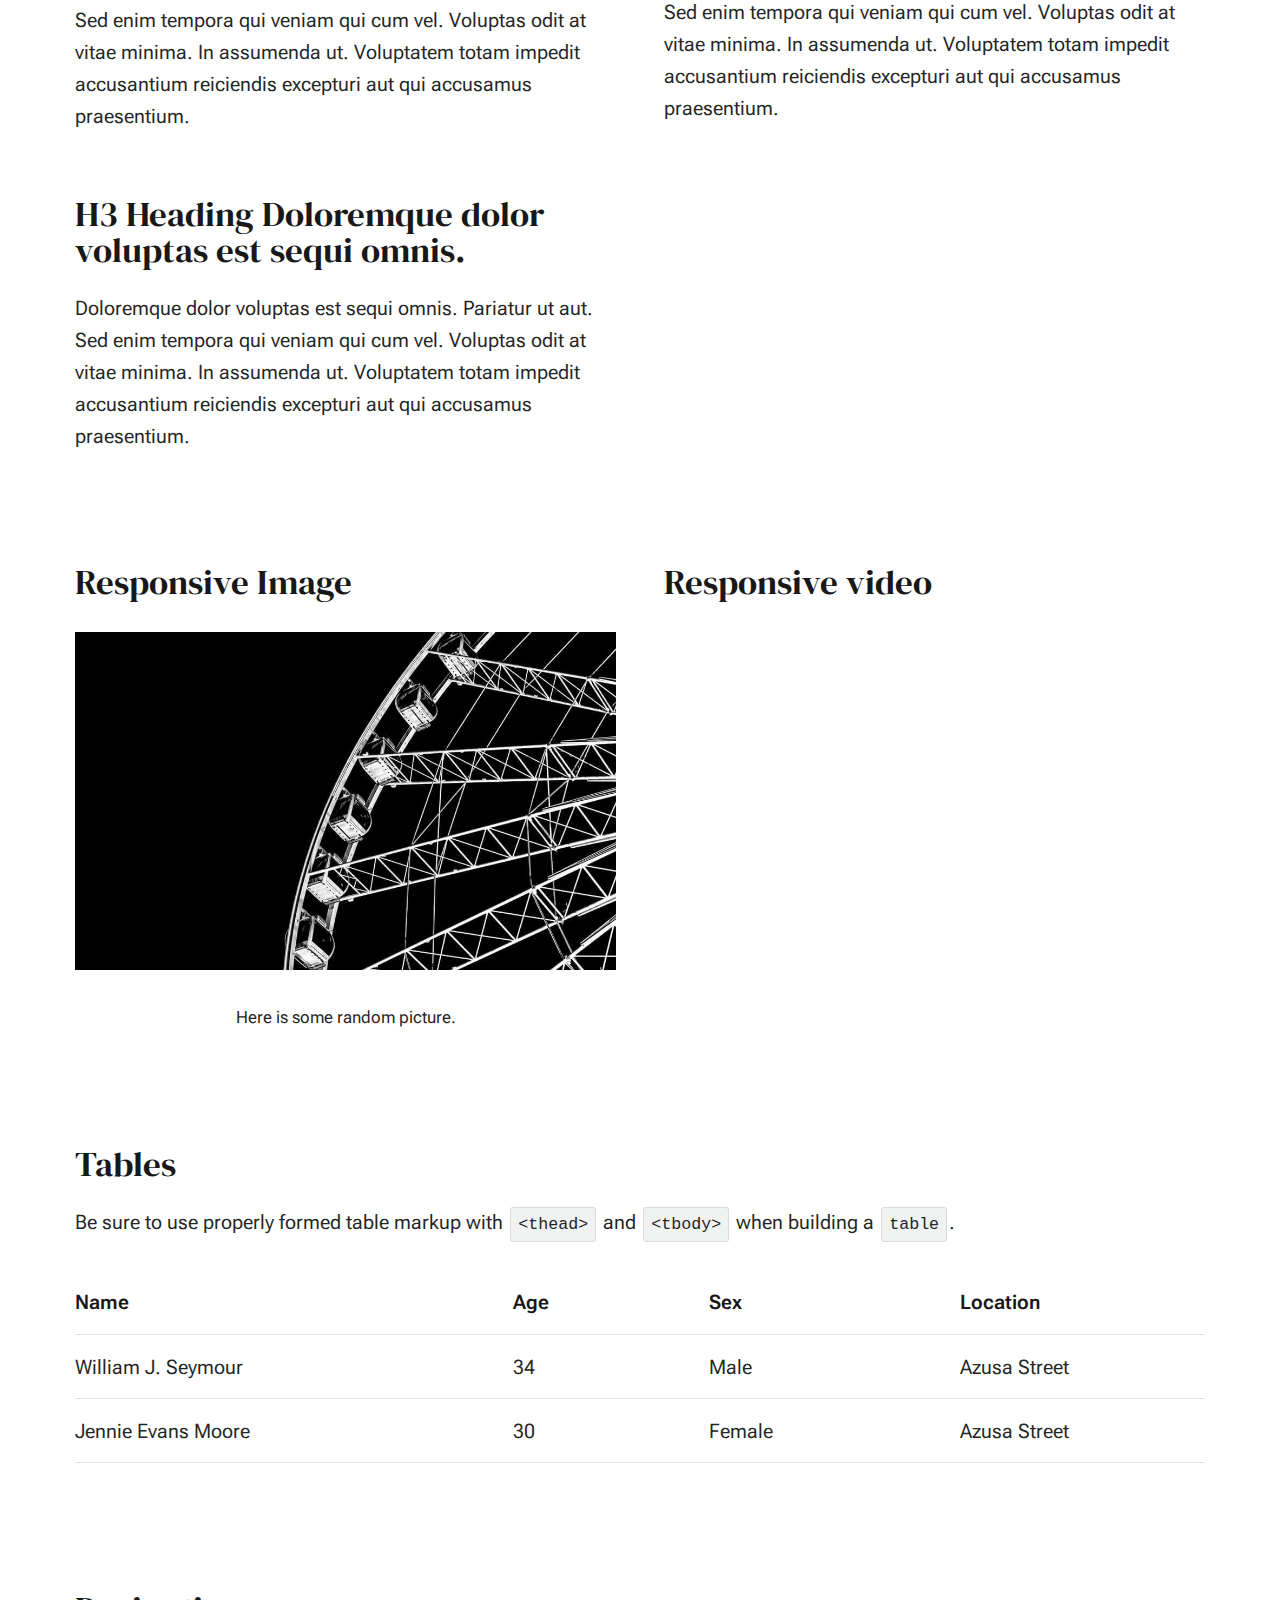
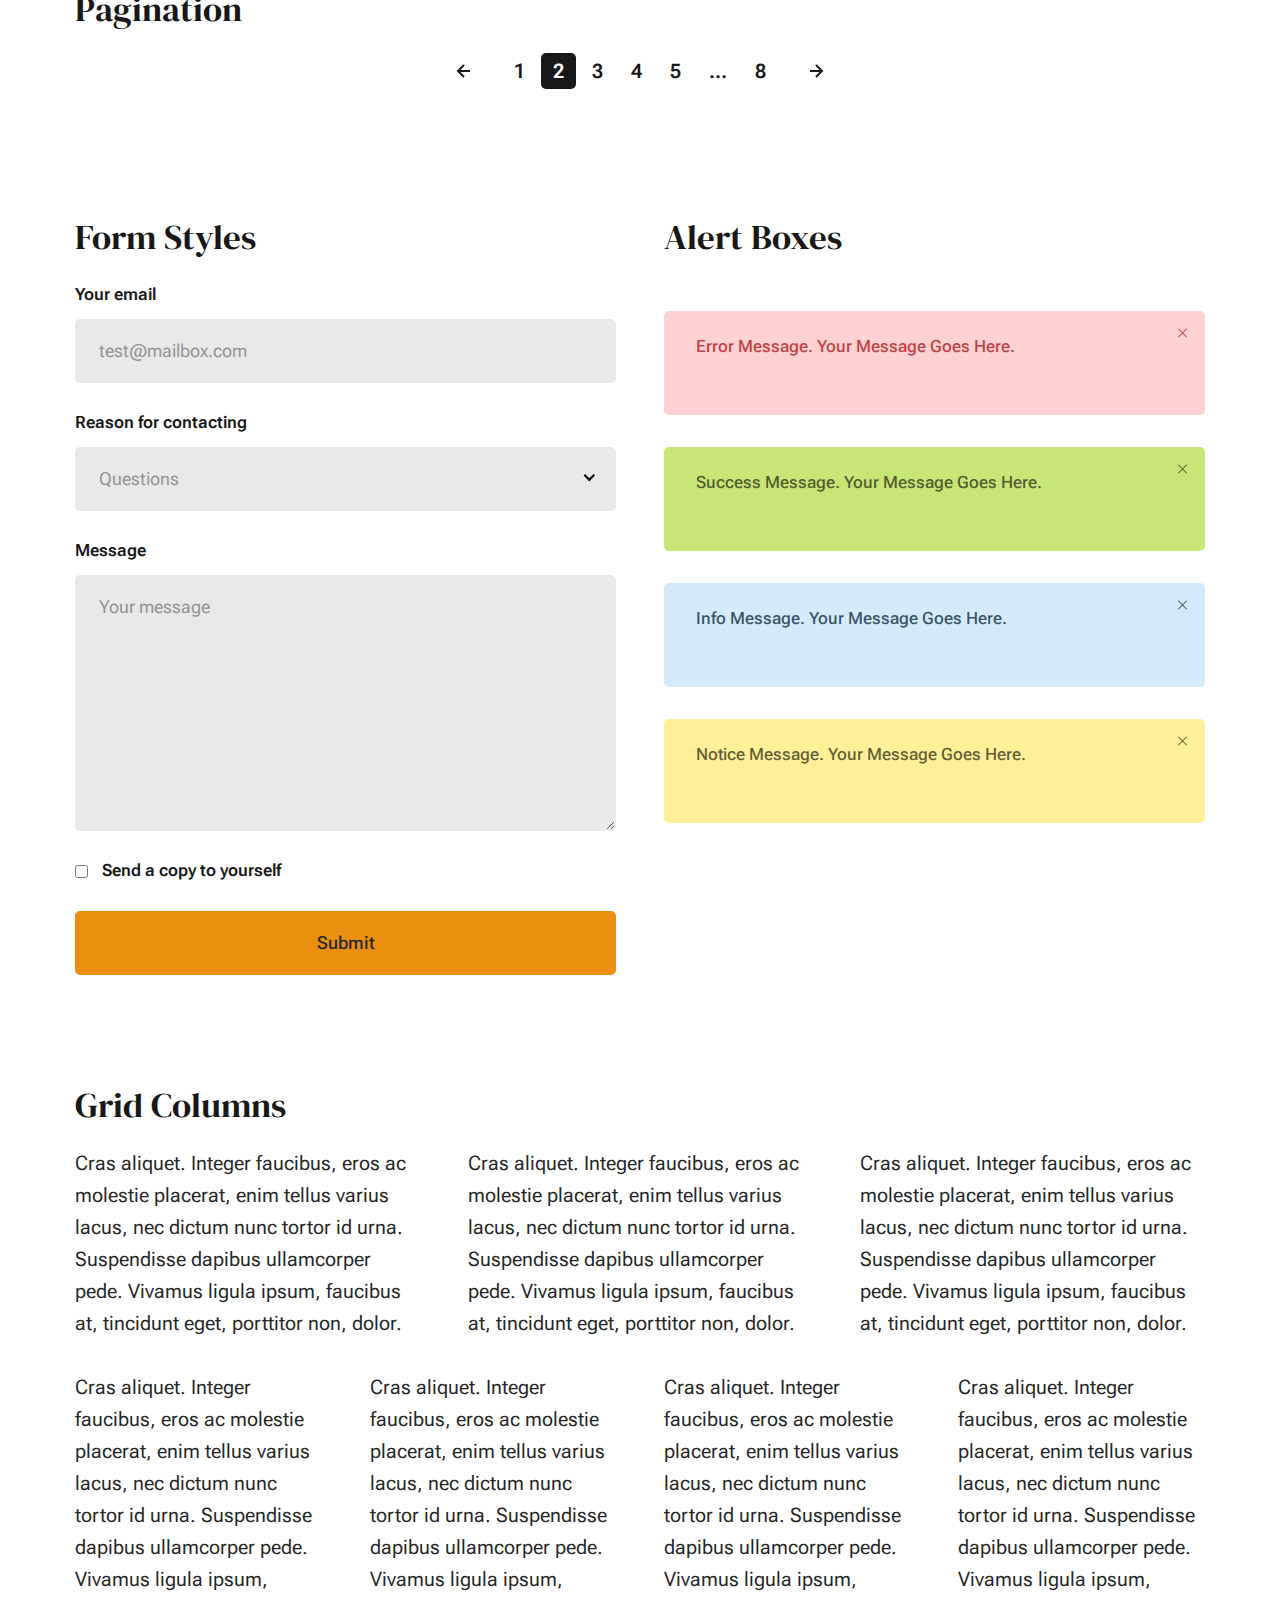
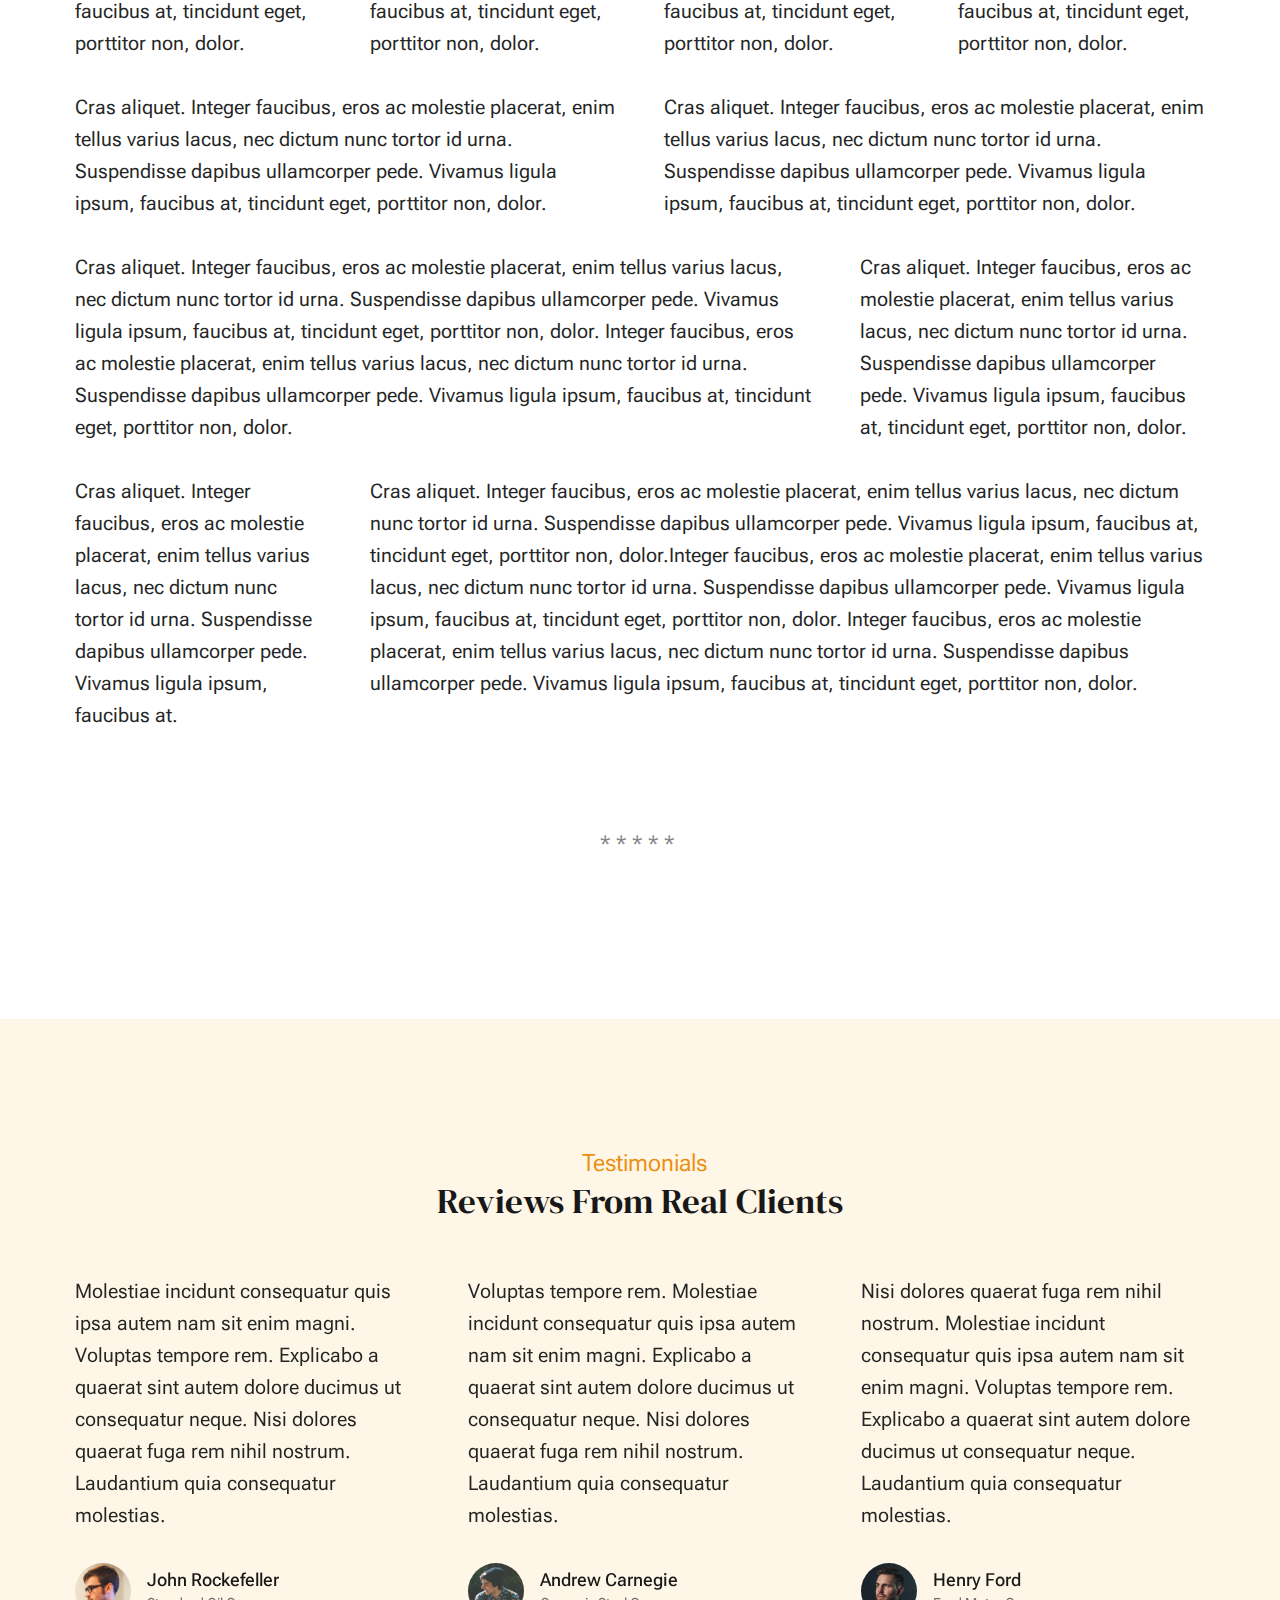
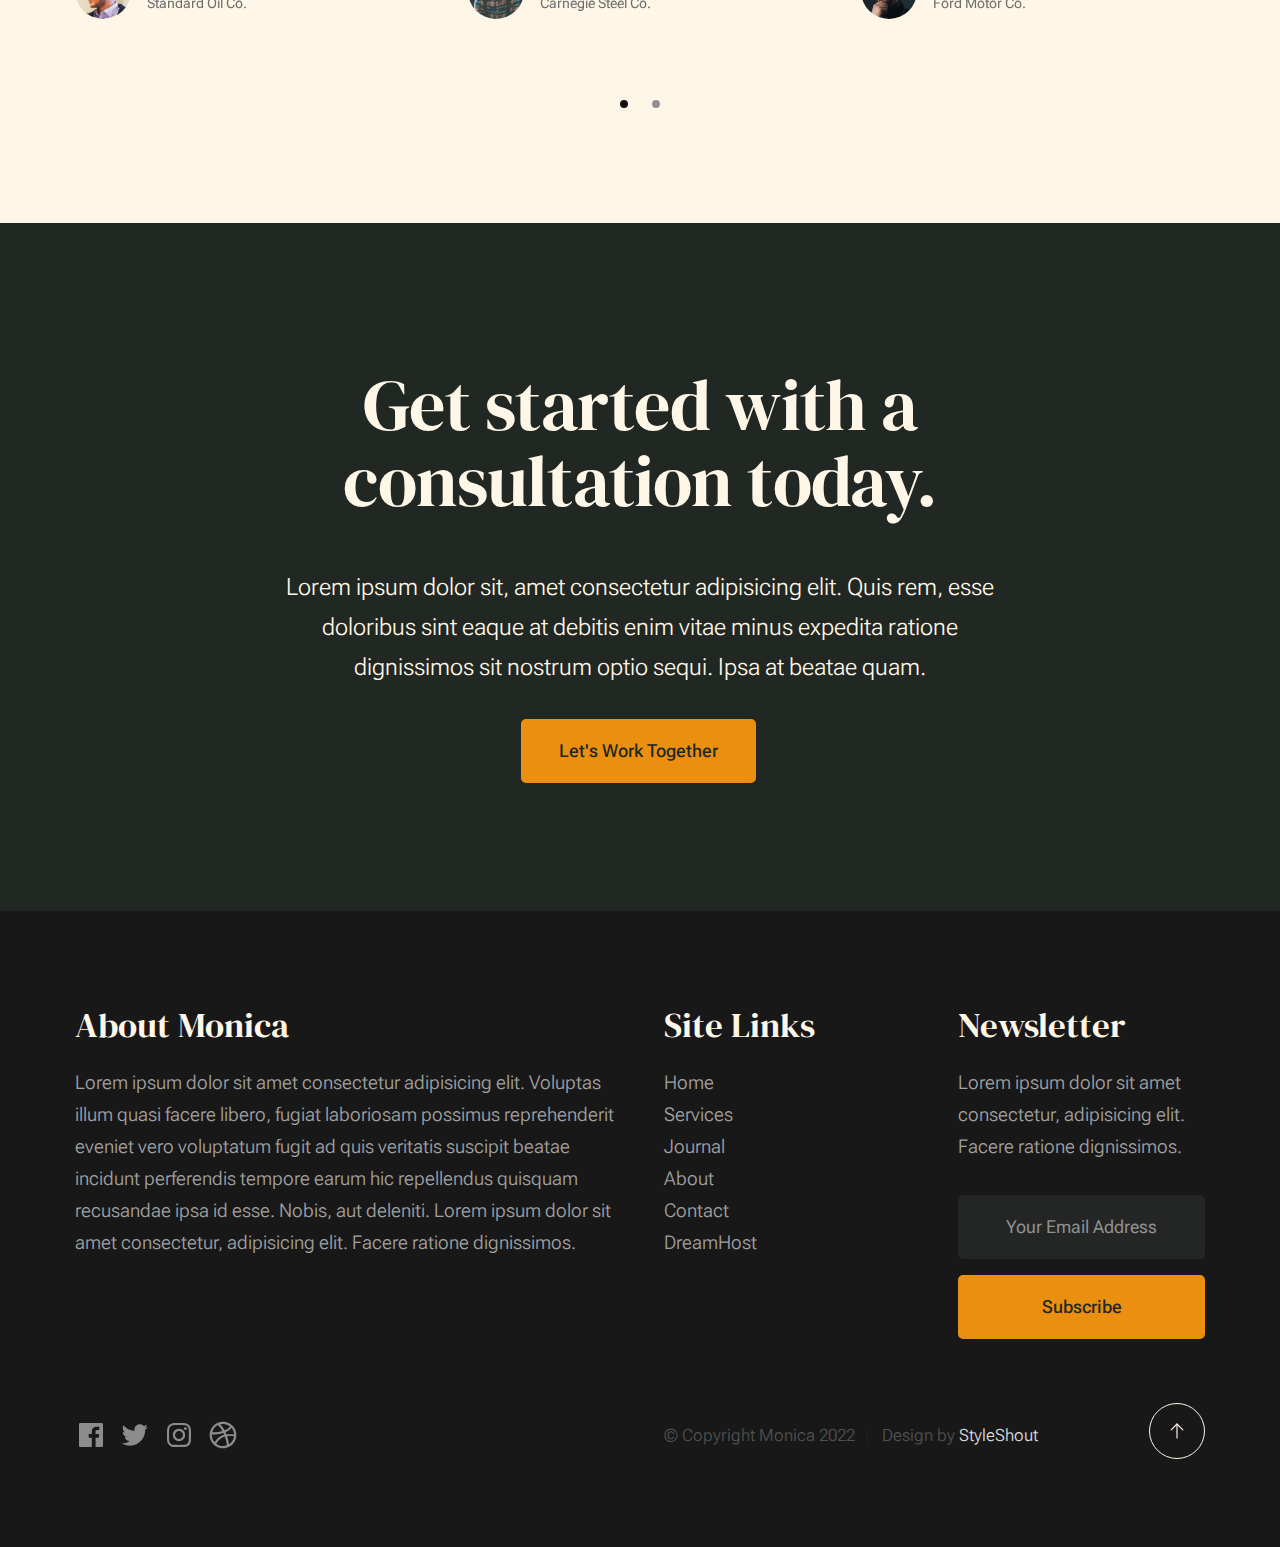
<file: styles.html>
<!DOCTYPE html>
<html lang="en" class="no-js" >
<head>

    <!--- basic page needs
    ================================================== -->
    <meta charset="utf-8">
    <meta name="viewport" content="width=device-width, initial-scale=1">
    <title>Styles - Monica</title>

    <script>
        document.documentElement.classList.remove('no-js');
        document.documentElement.classList.add('js');
    </script>

    <!-- CSS
    ================================================== -->
    <link rel="stylesheet" href="css/vendor.css">
    <link rel="stylesheet" href="css/styles.css">

    <!-- favicons
    ================================================== -->
    <link rel="apple-touch-icon" sizes="180x180" href="apple-touch-icon.png">
    <link rel="icon" type="image/png" sizes="32x32" href="favicon-32x32.png">
    <link rel="icon" type="image/png" sizes="16x16" href="favicon-16x16.png">
    <link rel="manifest" href="site.webmanifest">

</head>


<body id="top">


    <!-- preloader
    ================================================== -->
    <div id="preloader">
        <div id="loader" class="dots-fade">
            <div></div>
            <div></div>
            <div></div>
        </div>
    </div>


    <!-- page wrap
    ================================================== -->
    <div id="page" class="s-pagewrap">


        <!-- # site header 
        ================================================== -->
        <header class="s-header">

            <div class="row s-header__inner width-sixteen-col">

                <div class="s-header__block">
                    <div class="s-header__logo">
                        <a class="logo" href="index.html">
                            <img src="images/logo.svg" alt="Homepage">
                        </a>
                    </div>

                    <a class="s-header__menu-toggle" href="#0"><span>Menu</span></a>
                </div> <!-- end s-header__block -->

                <nav class="s-header__nav">
    
                    <ul class="s-header__menu-links">
                        <li><a href="about.html">About</a></li>
                        <li><a href="services.html">Services</a></li>
                        <li><a href="blog.html">Journal</a></li>
                        <li><a href="contact.html">Contact</a></li>
                    </ul> <!-- s-header__menu-links -->

                    <div class="s-header__contact">
                        <a href="contact.html" class="btn btn--primary s-header__contact-btn">Let's Work Together</a>                        
                    </div> <!-- s-header__contact -->
    
                </nav> <!-- end s-header__nav -->

            </div> <!-- end s-header__inner -->

        </header> <!-- end s-header -->


        <!-- # site main content
        ================================================== -->
        <section id="content" class="s-content">

               <section class="s-pageheader pageheader">
                    <div class="row">
                        <div class="column xl-12">
                            <h1 class="page-title">
                               Style Guide
                            </h1>                            
                        </div>
                    </div>
               </section> <!-- end pageheader --> 

               <section class="s-pagecontent pagecontent">

                    <div class="row row-x-center text-center">

                        <div class="column tab-12 xl-9">
            
                            <p class="lead">Lorem ipsum Officia elit ad tempor dolore est ex incididunt incididunt occaecat culpa deserunt 
                            sunt labore in cillum ullamco magna in Excepteur consequat in reprehenderit proident mollit incididunt officia commodo.
                            Duis ea officia sed dolor pariatur enim dolore dolore quis incididunt nulla exercitation commodo veniam et ea incididunt.
                            </p>
            
                            <hr>
                        </div>
            
                    </div> <!-- end row -->
            
                    <div class="row">
            
                        <div class="column mob-12 md-6 stack-on-900">
            
                            <h3>Paragraph and Image</h3>
            
                            <p><a href="#"><img width="120" height="120" class="u-pull-left" alt="sample-image" src="images/sample-image.jpg"></a>
                            Lorem ipsum dolor sit amet, consectetuer adipiscing elit. Donec libero. Suspendisse bibendum.Cras id urna. Morbi 
                            tincidunt, orci ac convallis aliquam, lectus turpis varius lorem, eu posuere nunc justo tempus leo. Donec mattis, 
                            purus nec placerat bibendum, dui pede condimentum odio, ac blandit ante orci ut diam. Cras fringilla magna. 
                            Phasellus suscipit, leo a pharetra condimentum, lorem tellus eleifend magna, eget fringilla velit magna id 
                            neque posuere nunc justo tempus leo. </p>
            
                            <p>
                            Lorem ipsum dolor sit amet, consectetuer adipiscing elit. Donec libero. Suspendisse bibendum. Cras id urna. 
                            Morbi tincidunt, orci ac convallis aliquam, lectus turpis varius lorem, eu posuere nunc justo tempus leo. 
                            Donec mattis, purus nec placerat bibendum, dui pede condimentumodio, ac blandit ante orci ut diam.	
                            </p>
            
                            <p>A <a href="#">link</a>,
                            <abbr title="this really isn't a very good description">abbrebation</abbr>,
                            <strong>strong text</strong>,
                            <em>em text</em>,
                            <del>deleted text</del>, and
                            <mark>this is a mark text.</mark>
                            <code>.code</code>
                            </p>
            
                        </div>
            
                        <div class="column mob-12 md-6">
            
                            <h3>Drop Caps</h3>
            
                            <p class="drop-cap">Far far away, behind the word mountains, far from the countries Vokalia and Consonantia,
                            there live the blind texts. Separated they live in Bookmarksgrove right at the coast of the
                            Semantics, a large language ocean. A small river named Duden flows by their place and supplies it with the 
                            necessary regelialia. Morbi tincidunt, orci ac convallis aliquam, lectus turpis varius lorem, 
                            euposuere nunc justo tempus leo. Donec mattis, purus nec placerat bibendum, dui pede condimentum odio, 
                            ac blandit ante orci ut diam. Cras fringilla magna. Phasellus suscipit, leo a pharetra condimentum, 
                            lorem tellus eleifend magna, eget fringilla velit magna id neque.
                            </p>
            
                            <h3>Small Print</h3>
            
                            <p><small>Lorem ipsum dolor sit amet, consectetuer adipiscing elit. Donec libero.</small></p>
                            
                    
            
                        </div>
            
                    </div> <!-- end row -->
            
                    <div class="row">
            
                        <div class="column xl-6 md-12">
            
                            <h3 class="u-add-bottom">Pull Quotes</h3>
            
                            <p>
                            Perspiciatis nemo unde et nobis modi consequatur officia amet. Ut enim 
                            tenetur provident maiores. Perspiciatis asperiores incidunt sequi 
                            quisquam. Enim aut. 
                            </p>
            
                            <figure class="pull-quote">
                                <blockquote>
                                    <p>
                                    When you look in the eyes of grace, when you meet grace, 
                                    when you embrace grace, when you see the nail prints in 
                                    grace’s hands and the fire in his eyes, when you feel his 
                                    relentless love for you - it will not motivate you to sin. 
                                    It will motivate you to righteousness.
                                    </p>
            
                                    <footer>
                                        <cite>Judah Smith</cite>
                                    </footer>
                                </blockquote>
                            </figure>
            
            
                        </div>
            
                        <div class="column xl-6 md-12">
            
                            <h3 class="h-add-bottom">Block Quotes</h3>
            
                            <blockquote cite="http://where-i-got-my-info-from.com">
                                <p>
                                For God so loved the world, that he gave his only Son, that whoever believes in 
                                him should not perish but have eternal life. For God did not send his Son into 
                                the world to condemn the world, but in order that the world might be 
                                saved through him.
                                </p>
            
                                <footer>
                                    <cite>
                                        <a href="#0">John 3:16-17 ESV</a>
                                    </cite>
                                </footer>
            
                            </blockquote>
            
                            <blockquote>
                                <p>There is a God-shaped vacuum in the heart of each man which cannot be satisfied 
                                by any created thing but only by God the Creator.</p>
            
                                <footer>
                                    <cite>Blaise Pascal</cite>
                                </footer>
            
                            </blockquote>
            
                        </div>
            
                    </div> <!-- end row -->
            
                    <div class="row u-add-half-bottom">
            
                        <div class="column xl-6 md-12">
            
                            <h3>Example Lists</h3>
            
                            <ol>
                                <li>Here is an example</li>
                                <li>of an ordered list.</li>
                                <li>A parent list item.
                                    <ul>
                                        <li>one</li>
                                        <li>two</li>
                                        <li>three</li>
                                    </ul>
                                    </li>
                                    <li>A list item.</li>
                                </ol>
            
                            <ul class="disc">
                                <li>Here is an example</li>
                                <li>of an unordered list.</li>
                            </ul>
            
                            <h3>Definition Lists</h3>
            
                            <h5>a) Multi-line Definitions (default) </h5>
            
                            <dl class="dictionary-style">
                                <dt><strong>This is a term</strong></dt>
                                    <dd>this is the definition of that term, which both live in a <code>dl</code>.</dd>
                                <dt><strong>Another Term</strong></dt>
                                    <dd>And it gets a definition too, which is this line</dd>
                                    <dd>This is a 2<sup>nd</sup> definition for a single term. A <code>dt</code> may be followed by multiple <code>dd</code>s.</dd>
                            </dl>
            
                            <h3 class="u-add-bottom">Skill Bars</h3>
            
                            <ul class="skill-bars">
                                <li>
                                <div class="progress percent90"><span>90%</span></div>
                                <strong>HTML</strong>
                                </li>
                                <li>
                                <div class="progress percent85"><span>85%</span></div>
                                <strong>CSS</strong>
                                </li>
                                <li>
                                <div class="progress percent70"><span>70%</span></div>
                                <strong>Javascript</strong>
                                </li>
                                <li>
                                <div class="progress percent95"><span>95%</span></div>
                                <strong>PHP</strong>
                                </li>
                                <li>
                                <div class="progress percent75"><span>75%</span></div>
                                <strong>Illustrator</strong>
                                </li>
                                <li>
                                <div class="progress percent90"><span>90%</span></div>
                                <strong>Figma</strong>
                                </li>
                            </ul>
            
                        </div>
            
                        <div class="column xl-6 md-12">
            
                            <h3 class="u-add-bottom">Buttons</h3>
            
                            <p>
                                <a class="btn btn--primary u-fullwidth" href="#0">Primary Button</a>
                                <a class="btn u-fullwidth" href="#0">Default Button</a>
                                <a class="btn btn--stroke u-fullwidth" href="#0">Stroke Button</a>
                            </p>
            
                            <h3>Stats Tabs</h3>
            
                            <ul class="stats-tabs">
                                <li><a href="#0">1,234 <em>Peter</em></a></li>
                                <li><a href="#0">567 <em>James</em></a></li>
                                <li><a href="#0">23,456 <em>John</em></a></li>
                                <li><a href="#0">3,456 <em>Andrew</em></a></li>
                                <li><a href="#0">456 <em>Philip</em></a></li>
                                <li><a href="#0">26 <em>Matthew</em></a></li>
                            </ul>
            
                            <h3 class="u-add-bottom">Code</h3>
            
<pre><code class="language-css">
    code {
    font-size: 1.4rem;
    margin: 0 .2rem;
    padding: .2rem .6rem;
    white-space: nowrap;
    background: #F1F1F1;
    border: 1px solid #E1E1E1;	
    border-radius: 3px;
    }
</code></pre>
            
                        </div>
            
                    </div> <!-- end row -->
            
                    <div class="row u-add-half-bottom">
            
                        <div class="column xl-6 md-12">
                                
                            <h1>H1 Heading Doloremque dolor voluptas est sequi omnis.</h1>
                            <p>Doloremque dolor voluptas est sequi omnis. Pariatur ut aut. Sed enim tempora qui veniam qui cum vel. 
                            Voluptas odit at vitae minima. In assumenda ut. Voluptatem totam impedit accusantium reiciendis excepturi aut qui accusamus praesentium.</p>
            
                            <h2>H2 Heading Doloremque dolor voluptas est sequi omnis.</h2>
                            <p>Doloremque dolor voluptas est sequi omnis. Pariatur ut aut. Sed enim tempora qui veniam qui cum vel. 
                            Voluptas odit at vitae minima. In assumenda ut. Voluptatem totam impedit accusantium reiciendis excepturi aut qui accusamus praesentium.</p>
            
                            <h3>H3 Heading Doloremque dolor voluptas est sequi omnis.</h3>
                            <p>Doloremque dolor voluptas est sequi omnis. Pariatur ut aut. Sed enim tempora qui veniam qui cum vel. 
                            Voluptas odit at vitae minima. In assumenda ut. Voluptatem totam impedit accusantium reiciendis excepturi aut qui accusamus praesentium.</p>
            
                            
                        </div>
            
                        <div class="column xl-6 md-12">
                            <h4>H4 Heading Doloremque dolor voluptas est sequi omnis.</h4>
                            <p>Doloremque dolor voluptas est sequi omnis. Pariatur ut aut. Sed enim tempora qui veniam qui cum vel. 
                            Voluptas odit at vitae minima. In assumenda ut. Voluptatem totam impedit accusantium reiciendis excepturi aut qui accusamus praesentium.</p>
            
                            <h5>H5 Heading Doloremque dolor voluptas est sequi omnis.</h5>
                            <p>Doloremque dolor voluptas est sequi omnis. Pariatur ut aut. Sed enim tempora qui veniam qui cum vel. 
                            Voluptas odit at vitae minima. In assumenda ut. Voluptatem totam impedit accusantium reiciendis excepturi aut qui accusamus praesentium.</p>
            
                            <h6>H6 Heading Doloremque dolor voluptas est sequi omnis.</h6>
                            <p>Doloremque dolor voluptas est sequi omnis. Pariatur ut aut. Sed enim tempora qui veniam qui cum vel. 
                            Voluptas odit at vitae minima. In assumenda ut. Voluptatem totam impedit accusantium reiciendis excepturi aut qui accusamus praesentium.</p>
                
                            
                        </div>
            
                    </div> <!-- end row -->
            
                    <div class="row u-add-half-bottom">
            
                        <div class="column xl-6 md-12">
            
                            <h3 class="u-add-bottom">Responsive Image</h3>
            
                            <figure>
                                <img src="images/wheel-500.jpg" 
                                srcset="images/wheel-1000.jpg 1000w, 
                                images/wheel-500.jpg 500w" 
                                sizes="(max-width: 1000px) 100vw, 1000px" alt="">
            
                                <figcaption>
                                    Here is some random picture.
                                </figcaption>
                            </figure>
            
                        </div>
            
                        <div class="column xl-6 md-12">
            
                            <h3 class="u-add-bottom">Responsive video</h3>
            
                            <div class="video-container">
                            <iframe src="https://player.vimeo.com/video/14592941?color=00a650&title=0&byline=0&portrait=0" width="500" height="281" frameborder="0" webkitallowfullscreen mozallowfullscreen allowfullscreen></iframe> 
                            </div>
            
                        </div>
                        
                    </div> <!-- end row -->
            
                    <div class="row u-add-bottom">
            
                        <div class="column xl-12">
            
                            <h3>Tables</h3>
                            <p>Be sure to use properly formed table markup with <code>&lt;thead&gt;</code> and <code>&lt;tbody&gt;</code> when building a <code>table</code>.</p>
            
                            <div class="table-responsive">
            
                                <table>
                                        <thead>
                                        <tr>
                                            <th>Name</th>
                                            <th>Age</th>
                                            <th>Sex</th>
                                            <th>Location</th>
                                        </tr>
                                        </thead>
                                        <tbody>
                                        <tr>
                                            <td>William J. Seymour</td>
                                            <td>34</td>
                                            <td>Male</td>
                                            <td>Azusa Street</td>
                                        </tr>
                                        <tr>
                                            <td>Jennie Evans Moore</td>
                                            <td>30</td>
                                            <td>Female</td>
                                            <td>Azusa Street</td>
                                        </tr>
                                        </tbody>
                                </table>
            
                            </div>
            
                        </div>
                        
                    </div> <!-- end row -->
            
                    <div class="row">
            
                        <div class="column xl-12">
                            <h3>Pagination</h3>
            
                            <nav class="pgn">
                                <ul>
                                    <li>
                                        <a class="pgn__prev" href="#0">
                                            <svg xmlns="http://www.w3.org/2000/svg" width="24" height="24" viewBox="0 0 24 24"><path d="M12.707 17.293L8.414 13H18v-2H8.414l4.293-4.293-1.414-1.414L4.586 12l6.707 6.707z"/></svg>
                                        </a>
                                    </li>
                                    <li><a class="pgn__num" href="#0">1</a></li>
                                    <li><span class="pgn__num current">2</span></li>
                                    <li><a class="pgn__num" href="#0">3</a></li>
                                    <li><a class="pgn__num" href="#0">4</a></li>
                                    <li><a class="pgn__num" href="#0">5</a></li>
                                    <li><span class="pgn__num dots">…</span></li>
                                    <li><a class="pgn__num" href="#0">8</a></li>
                                    <li>
                                        <a class="pgn__next" href="#0">
                                            <svg xmlns="http://www.w3.org/2000/svg" width="24" height="24" viewBox="0 0 24 24"><path d="M11.293 17.293l1.414 1.414L19.414 12l-6.707-6.707-1.414 1.414L15.586 11H6v2h9.586z"/></svg>
                                        </a>
                                    </li>
                                </ul>
                            </nav>
                        </div>
            
                    </div> <!-- end row -->
            
                    <div class="row">
            
                        <div class="column xl-6 md-12">
            
                            <h3 class="u-add-bottom">Form Styles</h3>
            
                            <form>
                                <div>
                                    <label for="sampleInput">Your email</label>
                                    <input class="u-fullwidth" type="email" placeholder="test@mailbox.com" id="sampleInput">
                                </div>
                                <div>
                                    <label for="sampleRecipientInput">Reason for contacting</label>
                                    <div class="ss-custom-select">
                                        <select class="u-fullwidth" id="sampleRecipientInput">
                                            <option value="Option 1">Questions</option>
                                            <option value="Option 2">Report</option>
                                            <option value="Option 3">Others</option>
                                        </select>
                                    </div>
                                </div>
                                
                                <label for="exampleMessage">Message</label>
                                <textarea class="u-fullwidth" placeholder="Your message" id="exampleMessage"></textarea>
            
                                <label class="u-add-bottom">
                                    <input type="checkbox">
                                    <span class="label-text">Send a copy to yourself</span>
                                </label>
                            
                                <input class="btn--primary u-fullwidth" type="submit" value="Submit">
                            </form>
            
                        </div>
            
                        <div class="column xl-6 md-12">
            
                            <h3>Alert Boxes</h3>
            
                            <br>
                            
                            <div class="alert-box alert-box--error">
                                <p>Error Message. Your Message Goes Here.</p>
                                <span class="alert-box__close"></span>
                            </div><!-- end error -->
                                    
                            <div class="alert-box alert-box--success">
                                <p>Success Message. Your Message Goes Here.</p>
                                <span class="alert-box__close"></span>
                            </div><!-- end success -->
                                    
                            <div class="alert-box alert-box--info">
                                <p>Info Message. Your Message Goes Here.</p>
                                <span class="alert-box__close"></span>
                            </div><!-- end info -->
                                    
                            <div class="alert-box alert-box--notice">
                                <p>Notice Message. Your Message Goes Here.</p>
                                <span class="alert-box__close"></span>
                            </div><!-- end notice -->
                        
                        </div>
            
                    </div> <!-- end row -->
            
                    <div class="row">
            
                        <div class="xl-12 column">
                        <h3 class="half-bottom">Grid Columns</h3>
                        </div>
            
                    </div> <!-- Row End-->
            
                    <!--<h4>1/3 Columns</h4>  -->
            
                    <div class="row">
            
                        <div class="xl-4 md-12 column">
                            <p>
                            Cras aliquet. Integer faucibus, eros ac molestie placerat, enim tellus varius lacus,
                            nec dictum nunc tortor id urna. Suspendisse dapibus ullamcorper pede. Vivamus ligula ipsum,
                            faucibus at, tincidunt eget, porttitor non, dolor. 
                            </p>
                        </div>
            
                        <div class="xl-4 md-12 column">
                            <p>
                            Cras aliquet. Integer faucibus, eros ac molestie placerat, enim tellus varius lacus,
                            nec dictum nunc tortor id urna. Suspendisse dapibus ullamcorper pede. Vivamus ligula ipsum,
                            faucibus at, tincidunt eget, porttitor non, dolor. 
                            </p>
                        </div>
            
                        <div class="xl-4 md-12 column">
                            <p>
                            Cras aliquet. Integer faucibus, eros ac molestie placerat, enim tellus varius lacus,
                            nec dictum nunc tortor id urna. Suspendisse dapibus ullamcorper pede. Vivamus ligula ipsum,
                            faucibus at, tincidunt eget, porttitor non, dolor. 
                            </p>
                        </div>
            
                    </div>
            
                    <!--<h4>1/4 Columns</h4>  -->
            
                    <div class="row">
            
                        <div class="xl-3 md-6 tab-12 column">
                            <p>
                            Cras aliquet. Integer faucibus, eros ac molestie placerat, enim tellus varius lacus,
                            nec dictum nunc tortor id urna. Suspendisse dapibus ullamcorper pede. Vivamus ligula ipsum,
                            faucibus at, tincidunt eget, porttitor non, dolor. 
                            </p>
                        </div>
            
                        <div class="xl-3 md-6 tab-12 column">
                            <p>
                            Cras aliquet. Integer faucibus, eros ac molestie placerat, enim tellus varius lacus,
                            nec dictum nunc tortor id urna. Suspendisse dapibus ullamcorper pede. Vivamus ligula ipsum,
                            faucibus at, tincidunt eget, porttitor non, dolor. 
                            </p>
                        </div>
            
                        <div class="xl-3 md-6 tab-12 column">
                            <p>
                            Cras aliquet. Integer faucibus, eros ac molestie placerat, enim tellus varius lacus,
                            nec dictum nunc tortor id urna. Suspendisse dapibus ullamcorper pede. Vivamus ligula ipsum,
                            faucibus at, tincidunt eget, porttitor non, dolor. 
                            </p>
                        </div>
            
                        <div class="xl-3 md-6 tab-12 column">
                            <p>
                            Cras aliquet. Integer faucibus, eros ac molestie placerat, enim tellus varius lacus,
                            nec dictum nunc tortor id urna. Suspendisse dapibus ullamcorper pede. Vivamus ligula ipsum,
                            faucibus at, tincidunt eget, porttitor non, dolor. 
                            </p>
                        </div>
            
                    </div>
            
                    <!--<h4>1/2 Columns</h4>  -->
            
                    <div class="row">
            
                        <div class="xl-6 tab-12 column">
                            <p>
                            Cras aliquet. Integer faucibus, eros ac molestie placerat, enim tellus varius lacus,
                            nec dictum nunc tortor id urna. Suspendisse dapibus ullamcorper pede. Vivamus ligula ipsum,
                            faucibus at, tincidunt eget, porttitor non, dolor. 
                            </p>
                        </div>
            
                        <div class="xl-6 tab-12 column">
                            <p>
                            Cras aliquet. Integer faucibus, eros ac molestie placerat, enim tellus varius lacus,
                            nec dictum nunc tortor id urna. Suspendisse dapibus ullamcorper pede. Vivamus ligula ipsum,
                            faucibus at, tincidunt eget, porttitor non, dolor. 
                            </p>
                        </div>
            
                    </div>
            
                    <!--<h4>2/3 Columns</h4>  -->
            
                    <div class="row">
            
                        <div class="xl-8 md-7 tab-12 column">
                            <p>
                            Cras aliquet. Integer faucibus, eros ac molestie placerat, enim tellus varius lacus,
                            nec dictum nunc tortor id urna. Suspendisse dapibus ullamcorper pede. Vivamus ligula ipsum,
                            faucibus at, tincidunt eget, porttitor non, dolor. Integer faucibus, eros ac molestie placerat, enim tellus varius lacus,
                            nec dictum nunc tortor id urna. Suspendisse dapibus ullamcorper pede. Vivamus ligula ipsum,
                            faucibus at, tincidunt eget, porttitor non, dolor.
                            </p>
                        </div>
            
                        <div class="xl-4 md-5 tab-12 column">
                            <p>
                            Cras aliquet. Integer faucibus, eros ac molestie placerat, enim tellus varius lacus,
                            nec dictum nunc tortor id urna. Suspendisse dapibus ullamcorper pede. Vivamus ligula ipsum,
                            faucibus at, tincidunt eget, porttitor non, dolor. 
                            </p>
                        </div>
            
                    </div>
            
                    <!--<h4>3/4 Columns</h4>  -->
            
                    <div class="row">
            
                        <div class="xl-3 md-5 tab-12 column">
                            <p>
                            Cras aliquet. Integer faucibus, eros ac molestie placerat, enim tellus varius lacus,
                            nec dictum nunc tortor id urna. Suspendisse dapibus ullamcorper pede. Vivamus ligula ipsum,
                            faucibus at. 
                            </p>
                        </div>
            
                        <div class="xl-9 md-7 tab-12 column">
                            <p>
                            Cras aliquet. Integer faucibus, eros ac molestie placerat, enim tellus varius lacus,
                            nec dictum nunc tortor id urna. Suspendisse dapibus ullamcorper pede. Vivamus ligula ipsum,
                            faucibus at, tincidunt eget, porttitor non, dolor.Integer faucibus, eros ac molestie placerat, enim tellus varius lacus,
                            nec dictum nunc tortor id urna. Suspendisse dapibus ullamcorper pede. Vivamus ligula ipsum,
                            faucibus at, tincidunt eget, porttitor non, dolor. Integer faucibus, eros ac molestie placerat, enim tellus varius lacus,
                            nec dictum nunc tortor id urna. Suspendisse dapibus ullamcorper pede. Vivamus ligula ipsum,
                            faucibus at, tincidunt eget, porttitor non, dolor.
                            </p>
                        </div>
            
                    </div> 
            
                    <hr class="fancy">

               </section> <!-- pagecontent -->

               <section class="s-testimonials">

                    <div class="s-testimonials__header row row-x-center text-center">
                        <div class="column xl-8 lg-12">
        
                            <p class="text-pretitle">
                            Testimonials
                            </p>
                            <h3>
                            Reviews From Real Clients
                            </h3>                        
        
                        </div>
                    </div> <!--end s-testimonials__header -->

                    <div class="row s-testimonials__content">
                        <div class="column xl-12 testimonials">

                            <div class="swiper-container testimonials__slider page-slider">

                                <div class="swiper-wrapper">
                                    <div class="testimonials__slide swiper-slide">
                                        <p>
                                        Molestiae incidunt consequatur quis ipsa autem nam sit enim magni. Voluptas tempore rem. 
                                        Explicabo a quaerat sint autem dolore ducimus ut consequatur neque. Nisi dolores quaerat fuga rem nihil nostrum.
                                        Laudantium quia consequatur molestias.
                                        </p>
                                        <div class="testimonials__author">
                                            <img src="images/avatars/user-01.jpg" alt="Author image" class="testimonials__avatar">
                                            <cite class="testimonials__cite">
                                                <strong>John Rockefeller</strong>
                                                <span>Standard Oil Co.</span>
                                            </cite>
                                        </div>
                                    </div>
                                    <div class="testimonials__slide swiper-slide">
                                        <p>
                                        Voluptas tempore rem. Molestiae incidunt consequatur quis ipsa autem nam sit enim magni. 
                                        Explicabo a quaerat sint autem dolore ducimus ut consequatur neque. Nisi dolores quaerat fuga rem nihil nostrum.
                                        Laudantium quia consequatur molestias.
                                        </p>
                                        <div class="testimonials__author">
                                            <img src="images/avatars/user-04.jpg" alt="Author image" class="testimonials__avatar">
                                            <cite class="testimonials__cite">
                                                <strong>Andrew Carnegie</strong>
                                                <span>Carnegie Steel Co.</span>
                                            </cite>
                                        </div>
                                    </div>
                                    <div class="testimonials__slide swiper-slide">
                                        <p>
                                        Nisi dolores quaerat fuga rem nihil nostrum. Molestiae incidunt consequatur quis ipsa autem nam sit enim magni. 
                                        Voluptas tempore rem. Explicabo a quaerat sint autem dolore ducimus ut consequatur neque. 
                                        Laudantium quia consequatur molestias.
                                        </p>
                                        <div class="testimonials__author">
                                            <img src="images/avatars/user-06.jpg" alt="Author image" class="testimonials__avatar">
                                            <cite class="testimonials__cite">
                                                <strong>Henry Ford</strong>
                                                <span>Ford Motor Co.</span>
                                            </cite>
                                        </div>
                                    </div>
                                    <div class="testimonials__slide swiper-slide">
                                        <p>
                                        Molestiae incidunt consequatur quis ipsa autem nam sit enim magni. Voluptas tempore rem. 
                                        Explicabo a quaerat sint autem dolore ducimus ut consequatur neque. Nisi dolores quaerat fuga rem nihil nostrum.
                                        Laudantium quia consequatur molestias.
                                        </p>
                                        <div class="testimonials__author">
                                            <img src="images/avatars/user-02.jpg" alt="Author image" class="testimonials__avatar">
                                            <cite class="testimonials__cite">
                                                <strong>John Morgan</strong>
                                                <span>JP Morgan & Co.</span>
                                            </cite>
                                        </div>
                                    </div> 
                                </div> <!-- end swiper-wrapper --> 

                                <div class="swiper-pagination"></div>

                            </div> <!--end testimonials__slider --> 

                        </div> <!-- testimonials -->
                    </div> <!--end s-testimonials__content -->

               </section> <!-- end s-testimonials -->

        </section> <!-- s-content-->

        <!-- # cta
        ================================================== -->
        <section id="cta" class="s-cta">

            <div class="row row-x-center text-center">
                <div class="column xl-8 lg-12">

                    <div class="s-cta__content">
                        <h2 class="text-display-title">
                        Get started with a consultation today.
                        </h2>
                        <p class="lead">
                        Lorem ipsum dolor sit, amet consectetur adipisicing elit. Quis rem, esse doloribus sint eaque at debitis enim vitae minus expedita ratione dignissimos sit nostrum optio sequi. Ipsa at beatae quam.
                        </p>
                        <a href="contact.html" class="btn btn--primary">Let's Work Together</a>
                    </div>

                </div>
            </div>

        </section> <!-- end s-cta -->


        <!-- # footer 
        ================================================== -->
        <footer class="s-footer">
            <div class="row s-footer__content">
                <div class="column xl-6 lg-6 md-12 s-footer__block s-footer__about">                    
                    <h3>About Monica</h3>
                    <p>
                    Lorem ipsum dolor sit amet consectetur adipisicing elit. Voluptas illum quasi facere libero, 
                    fugiat laboriosam possimus reprehenderit eveniet vero voluptatum fugit ad quis veritatis suscipit beatae 
                    incidunt perferendis tempore earum hic repellendus quisquam recusandae ipsa id esse. Nobis, aut deleniti.
                    Lorem ipsum dolor sit amet consectetur, adipisicing elit. Facere ratione dignissimos.
                    </p>               
                </div>                
                <div class="column xl-3 lg-6 md-12 s-footer__block s-footer__site-links">
                    <h3>Site Links</h3>
                    <ul class="link-list">
                        <li><a href="index.html">Home</a></li>
                        <li><a href="services.html">Services</a></li>
                        <li><a href="blog.html">Journal</a></li>
                        <li><a href="about.html">About</a></li>
                        <li><a href="contact.html">Contact</a></li>
                        <li><a href="https://www.dreamhost.com/r.cgi?287326">DreamHost</a></li>
                    </ul>
                </div>
                <div class="column xl-3 lg-6 md-12 tab-12 s-footer__block s-footer__newsletter">
                    <h3>Newsletter</h3>

                    <p>
                    Lorem ipsum dolor sit amet consectetur, adipisicing elit. Facere ratione dignissimos.
                    </p>

                    <div class="subscribe-form">
                        <form id="mc-form" class="mc-form">
                            <input type="email" name="EMAIL" id="mce-EMAIL" class="u-fullwidth text-center" placeholder="Your Email Address" title="The domain portion of the email address is invalid (the portion after the @)." pattern="^([^\x00-\x20\x22\x28\x29\x2c\x2e\x3a-\x3c\x3e\x40\x5b-\x5d\x7f-\xff]+|\x22([^\x0d\x22\x5c\x80-\xff]|\x5c[\x00-\x7f])*\x22)(\x2e([^\x00-\x20\x22\x28\x29\x2c\x2e\x3a-\x3c\x3e\x40\x5b-\x5d\x7f-\xff]+|\x22([^\x0d\x22\x5c\x80-\xff]|\x5c[\x00-\x7f])*\x22))*\x40([^\x00-\x20\x22\x28\x29\x2c\x2e\x3a-\x3c\x3e\x40\x5b-\x5d\x7f-\xff]+|\x5b([^\x0d\x5b-\x5d\x80-\xff]|\x5c[\x00-\x7f])*\x5d)(\x2e([^\x00-\x20\x22\x28\x29\x2c\x2e\x3a-\x3c\x3e\x40\x5b-\x5d\x7f-\xff]+|\x5b([^\x0d\x5b-\x5d\x80-\xff]|\x5c[\x00-\x7f])*\x5d))*(\.\w{2,})+$" required>
                            <input type="submit" name="subscribe" value="Subscribe" class="btn btn--primary btn--small u-fullwidth">
                            <!-- <div style="position: absolute; left: -5000px;" aria-hidden="true"><input type="text" name="b_cdb7b577e41181934ed6a6a44_9a91cfe7b3" tabindex="-1" value=""></div> -->
                            <div class="mc-status"></div>
                        </form>
                    </div>
                </div>
            </div>    
            
            <div class="row s-footer__bottom">
                <div class="column xl-6 lg-12">
                    <ul class="s-footer__social social-list">
                        <li>
                            <a href="#0">
                                <svg xmlns="http://www.w3.org/2000/svg" width="24" height="24" viewBox="0 0 24 24" style="fill:rgba(0, 0, 0, 1);transform:;-ms-filter:"><path d="M20,3H4C3.447,3,3,3.448,3,4v16c0,0.552,0.447,1,1,1h8.615v-6.96h-2.338v-2.725h2.338v-2c0-2.325,1.42-3.592,3.5-3.592 c0.699-0.002,1.399,0.034,2.095,0.107v2.42h-1.435c-1.128,0-1.348,0.538-1.348,1.325v1.735h2.697l-0.35,2.725h-2.348V21H20 c0.553,0,1-0.448,1-1V4C21,3.448,20.553,3,20,3z"></path></svg>
                                <span class="u-screen-reader-text">Facebook</span>
                            </a>
                        </li>
                        <li>
                            <a href="#0">
                                <svg xmlns="http://www.w3.org/2000/svg" width="24" height="24" viewBox="0 0 24 24" style="fill:rgba(0, 0, 0, 1);transform:;-ms-filter:"><path d="M19.633,7.997c0.013,0.175,0.013,0.349,0.013,0.523c0,5.325-4.053,11.461-11.46,11.461c-2.282,0-4.402-0.661-6.186-1.809 c0.324,0.037,0.636,0.05,0.973,0.05c1.883,0,3.616-0.636,5.001-1.721c-1.771-0.037-3.255-1.197-3.767-2.793 c0.249,0.037,0.499,0.062,0.761,0.062c0.361,0,0.724-0.05,1.061-0.137c-1.847-0.374-3.23-1.995-3.23-3.953v-0.05 c0.537,0.299,1.16,0.486,1.82,0.511C3.534,9.419,2.823,8.184,2.823,6.787c0-0.748,0.199-1.434,0.548-2.032 c1.983,2.443,4.964,4.04,8.306,4.215c-0.062-0.3-0.1-0.611-0.1-0.923c0-2.22,1.796-4.028,4.028-4.028 c1.16,0,2.207,0.486,2.943,1.272c0.91-0.175,1.782-0.512,2.556-0.973c-0.299,0.935-0.936,1.721-1.771,2.22 c0.811-0.088,1.597-0.312,2.319-0.624C21.104,6.712,20.419,7.423,19.633,7.997z"></path></svg>
                                <span class="u-screen-reader-text">Twitter</span>
                            </a>
                        </li>
                        <li>
                            <a href="#0">
                                <svg xmlns="http://www.w3.org/2000/svg" width="24" height="24" viewBox="0 0 24 24" style="fill:rgba(0, 0, 0, 1);transform:;-ms-filter:"><path d="M11.999,7.377c-2.554,0-4.623,2.07-4.623,4.623c0,2.554,2.069,4.624,4.623,4.624c2.552,0,4.623-2.07,4.623-4.624 C16.622,9.447,14.551,7.377,11.999,7.377L11.999,7.377z M11.999,15.004c-1.659,0-3.004-1.345-3.004-3.003 c0-1.659,1.345-3.003,3.004-3.003s3.002,1.344,3.002,3.003C15.001,13.659,13.658,15.004,11.999,15.004L11.999,15.004z"></path><circle cx="16.806" cy="7.207" r="1.078"></circle><path d="M20.533,6.111c-0.469-1.209-1.424-2.165-2.633-2.632c-0.699-0.263-1.438-0.404-2.186-0.42 c-0.963-0.042-1.268-0.054-3.71-0.054s-2.755,0-3.71,0.054C7.548,3.074,6.809,3.215,6.11,3.479C4.9,3.946,3.945,4.902,3.477,6.111 c-0.263,0.7-0.404,1.438-0.419,2.186c-0.043,0.962-0.056,1.267-0.056,3.71c0,2.442,0,2.753,0.056,3.71 c0.015,0.748,0.156,1.486,0.419,2.187c0.469,1.208,1.424,2.164,2.634,2.632c0.696,0.272,1.435,0.426,2.185,0.45 c0.963,0.042,1.268,0.055,3.71,0.055s2.755,0,3.71-0.055c0.747-0.015,1.486-0.157,2.186-0.419c1.209-0.469,2.164-1.424,2.633-2.633 c0.263-0.7,0.404-1.438,0.419-2.186c0.043-0.962,0.056-1.267,0.056-3.71s0-2.753-0.056-3.71C20.941,7.57,20.801,6.819,20.533,6.111z M19.315,15.643c-0.007,0.576-0.111,1.147-0.311,1.688c-0.305,0.787-0.926,1.409-1.712,1.711c-0.535,0.199-1.099,0.303-1.67,0.311 c-0.95,0.044-1.218,0.055-3.654,0.055c-2.438,0-2.687,0-3.655-0.055c-0.569-0.007-1.135-0.112-1.669-0.311 c-0.789-0.301-1.414-0.923-1.719-1.711c-0.196-0.534-0.302-1.099-0.311-1.669c-0.043-0.95-0.053-1.218-0.053-3.654 c0-2.437,0-2.686,0.053-3.655c0.007-0.576,0.111-1.146,0.311-1.687c0.305-0.789,0.93-1.41,1.719-1.712 c0.534-0.198,1.1-0.303,1.669-0.311c0.951-0.043,1.218-0.055,3.655-0.055c2.437,0,2.687,0,3.654,0.055 c0.571,0.007,1.135,0.112,1.67,0.311c0.786,0.303,1.407,0.925,1.712,1.712c0.196,0.534,0.302,1.099,0.311,1.669 c0.043,0.951,0.054,1.218,0.054,3.655c0,2.436,0,2.698-0.043,3.654H19.315z"></path></svg>
                                <span class="u-screen-reader-text">Instagram</span>
                            </a>
                        </li>
                        <li>
                            <a href="#0">
                                <svg xmlns="http://www.w3.org/2000/svg" width="24" height="24" viewBox="0 0 24 24" style="fill: rgba(0, 0, 0, 1);transform: ;msFilter:;"><path d="M20.66 6.98a9.932 9.932 0 0 0-3.641-3.64C15.486 2.447 13.813 2 12 2s-3.486.447-5.02 1.34c-1.533.893-2.747 2.107-3.64 3.64S2 10.187 2 12s.446 3.487 1.34 5.02a9.924 9.924 0 0 0 3.641 3.64C8.514 21.553 10.187 22 12 22s3.486-.447 5.02-1.34a9.932 9.932 0 0 0 3.641-3.64C21.554 15.487 22 13.813 22 12s-.446-3.487-1.34-5.02zM12 3.66c2 0 3.772.64 5.32 1.919-.92 1.174-2.286 2.14-4.1 2.9-1.002-1.813-2.088-3.327-3.261-4.54A7.715 7.715 0 0 1 12 3.66zM5.51 6.8a8.116 8.116 0 0 1 2.711-2.22c1.212 1.201 2.325 2.7 3.34 4.5-2 .6-4.114.9-6.341.9-.573 0-1.006-.013-1.3-.04A8.549 8.549 0 0 1 5.51 6.8zM3.66 12c0-.054.003-.12.01-.2.007-.08.01-.146.01-.2.254.014.641.02 1.161.02 2.666 0 5.146-.367 7.439-1.1.187.373.381.793.58 1.26-1.32.293-2.674 1.006-4.061 2.14S6.4 16.247 5.76 17.5c-1.4-1.587-2.1-3.42-2.1-5.5zM12 20.34c-1.894 0-3.594-.587-5.101-1.759.601-1.187 1.524-2.322 2.771-3.401 1.246-1.08 2.483-1.753 3.71-2.02a29.441 29.441 0 0 1 1.56 6.62 8.166 8.166 0 0 1-2.94.56zm7.08-3.96a8.351 8.351 0 0 1-2.58 2.621c-.24-2.08-.7-4.107-1.379-6.081.932-.066 1.765-.1 2.5-.1.799 0 1.686.034 2.659.1a8.098 8.098 0 0 1-1.2 3.46zm-1.24-5c-1.16 0-2.233.047-3.22.14a27.053 27.053 0 0 0-.68-1.62c2.066-.906 3.532-2.006 4.399-3.3 1.2 1.414 1.854 3.027 1.96 4.84-.812-.04-1.632-.06-2.459-.06z"></path></svg>
                                <span class="u-screen-reader-text">Dribbble</span>
                            </a>
                        </li>
                    </ul> <!-- end s-footer__social -->
                </div>
                <div class="column xl-6 lg-12">
                    <p class="ss-copyright">
                        <span>© Copyright Monica 2022</span> 
                        <span>Design by <a href="https://www.styleshout.com/">StyleShout</a></span>
                    </p>
                </div>

                <div class="ss-go-top">
                    <a class="smoothscroll" title="Back to Top" href="#top">
                        <svg xmlns="http://www.w3.org/2000/svg" viewBox="0 0 24 24" width="36" height="36" fill="none" stroke="#ffffff" stroke-width="1" stroke-linecap="round" stroke-linejoin="round">&lt;!--!  Atomicons Free 1.00 by @atisalab License - https://atomicons.com/license/ (Icons: CC BY 4.0) Copyright 2021 Atomicons --&gt;<polyline points="17 11 12 6 7 11"></polyline><line x1="12" y1="18" x2="12" y2="6"></line></svg>
                    </a>
                </div> <!-- end ss-go-top -->
            </div>
            
        </footer> <!-- end s-footer -->

    </div> <!-- end page-wrap -->

    <!-- Java Script
    ================================================== -->
    <script src="js/plugins.js"></script>
    <script src="js/main.js"></script>

</body>
</html>
</file>
<file: css/vendor.css>
/* ===================================================================
 * Monica Third-party Stylesheets
 * Template Ver. 1.0.0
 * 12-13-2022
 * -------------------------------------------------------------------
 *
 * TOC:
 * # PrismJS
 * # Swiper
 *
 * ------------------------------------------------------------------- */


/* ===================================================================
 * # PrismJS 1.20.0
 *   https://prismjs.com/download.html#themes=prism-okaidia&languages=markup+css+clike+javascript+markup-templating+php 
 *   
 *   okaidia theme for JavaScript, CSS and HTML
 *   Loosely based on Monokai textmate theme by http://www.monokai.nl/
 *   @author ocodia
 * ------------------------------------------------------------------- */
code[class*=language-],
pre[class*=language-] {
  color          : #f8f8f2;
  background     : none;
  text-shadow    : 0 1px rgba(0, 0, 0, 0.3);
  font-family    : var(--font-mono);
  font-size      : calc(var(--text-size) * 0.9444);
  text-align     : left;
  white-space    : pre;
  word-spacing   : normal;
  word-break     : normal;
  word-wrap      : normal;
  line-height    : var(--vspace-1);
  -moz-tab-size  : 4;
  -o-tab-size    : 4;
  tab-size       : 4;
  -webkit-hyphens: none;
  -ms-hyphens    : none;
  hyphens        : none;
}

/* Code blocks */
pre[class*=language-] {
  padding : var(--vspace-0_5) 0 var(--vspace-1);
  margin  : var(--vspace-1) 0;
  overflow: auto;
}

:not(pre)>code[class*=language-],
pre[class*=language-] {
  background: #272822;
}

/* Inline code */
:not(pre)>code[class*=language-] {
  padding    : 0.1em;
  white-space: normal;
}

.token.comment,
.token.prolog,
.token.doctype,
.token.cdata {
  color: slategray;
}

.token.punctuation {
  color: #f8f8f2;
}

.token.namespace {
  opacity: 0.7;
}

.token.property,
.token.tag,
.token.constant,
.token.symbol,
.token.deleted {
  color: #f92672;
}

.token.boolean,
.token.number {
  color: #ae81ff;
}

.token.selector,
.token.attr-name,
.token.string,
.token.char,
.token.builtin,
.token.inserted {
  color: #a6e22e;
}

.token.operator,
.token.entity,
.token.url,
.language-css .token.string,
.style .token.string,
.token.variable {
  color: #f8f8f2;
}

.token.atrule,
.token.attr-value,
.token.function,
.token.class-name {
  color: #e6db74;
}

.token.keyword {
  color: #66d9ef;
}

.token.regex,
.token.important {
  color: #fd971f;
}

.token.important,
.token.bold {
  font-weight: bold;
}

.token.italic {
  font-style: italic;
}

.token.entity {
  cursor: help;
}



/* ===================================================================
 * # Swiper 6.4.5
 *   Most modern mobile touch slider and framework with hardware accelerated transitions
 *   https://swiperjs.com
 *
 *   Copyright 2014-2020 Vladimir Kharlampidi
 *
 *   Released under the MIT License
 *
 *   Released on: December 18, 2020
 * ------------------------------------------------------------------- */
@font-face {
  font-family: "swiper-icons";
  src        : url("data:application/font-woff;charset=utf-8;base64, [base64]//wADZ2x5ZgAAAywAAADMAAAD2MHtryVoZWFkAAABbAAAADAAAAA2E2+eoWhoZWEAAAGcAAAAHwAAACQC9gDzaG10eAAAAigAAAAZAAAArgJkABFsb2NhAAAC0AAAAFoAAABaFQAUGG1heHAAAAG8AAAAHwAAACAAcABAbmFtZQAAA/gAAAE5AAACXvFdBwlwb3N0AAAFNAAAAGIAAACE5s74hXjaY2BkYGAAYpf5Hu/j+W2+MnAzMYDAzaX6QjD6/4//Bxj5GA8AuRwMYGkAPywL13jaY2BkYGA88P8Agx4j+/8fQDYfA1AEBWgDAIB2BOoAeNpjYGRgYNBh4GdgYgABEMnIABJzYNADCQAACWgAsQB42mNgYfzCOIGBlYGB0YcxjYGBwR1Kf2WQZGhhYGBiYGVmgAFGBiQQkOaawtDAoMBQxXjg/wEGPcYDDA4wNUA2CCgwsAAAO4EL6gAAeNpj2M0gyAACqxgGNWBkZ2D4/wMA+xkDdgAAAHjaY2BgYGaAYBkGRgYQiAHyGMF8FgYHIM3DwMHABGQrMOgyWDLEM1T9/w8UBfEMgLzE////P/5//f/V/xv+r4eaAAeMbAxwIUYmIMHEgKYAYjUcsDAwsLKxc3BycfPw8jEQA/[base64]/uznmfPFBNODM2K7MTQ45YEAZqGP81AmGGcF3iPqOop0r1SPTaTbVkfUe4HXj97wYE+yNwWYxwWu4v1ugWHgo3S1XdZEVqWM7ET0cfnLGxWfkgR42o2PvWrDMBSFj/IHLaF0zKjRgdiVMwScNRAoWUoH78Y2icB/yIY09An6AH2Bdu/UB+yxopYshQiEvnvu0dURgDt8QeC8PDw7Fpji3fEA4z/PEJ6YOB5hKh4dj3EvXhxPqH/SKUY3rJ7srZ4FZnh1PMAtPhwP6fl2PMJMPDgeQ4rY8YT6Gzao0eAEA409DuggmTnFnOcSCiEiLMgxCiTI6Cq5DZUd3Qmp10vO0LaLTd2cjN4fOumlc7lUYbSQcZFkutRG7g6JKZKy0RmdLY680CDnEJ+UMkpFFe1RN7nxdVpXrC4aTtnaurOnYercZg2YVmLN/d/gczfEimrE/fs/bOuq29Zmn8tloORaXgZgGa78yO9/cnXm2BpaGvq25Dv9S4E9+5SIc9PqupJKhYFSSl47+Qcr1mYNAAAAeNptw0cKwkAAAMDZJA8Q7OUJvkLsPfZ6zFVERPy8qHh2YER+3i/BP83vIBLLySsoKimrqKqpa2hp6+jq6RsYGhmbmJqZSy0sraxtbO3sHRydnEMU4uR6yx7JJXveP7WrDycAAAAAAAH//wACeNpjYGRgYOABYhkgZgJCZgZNBkYGLQZtIJsFLMYAAAw3ALgAeNolizEKgDAQBCchRbC2sFER0YD6qVQiBCv/H9ezGI6Z5XBAw8CBK/m5iQQVauVbXLnOrMZv2oLdKFa8Pjuru2hJzGabmOSLzNMzvutpB3N42mNgZGBg4GKQYzBhYMxJLMlj4GBgAYow/P/PAJJhLM6sSoWKfWCAAwDAjgbRAAB42mNgYGBkAIIbCZo5IPrmUn0hGA0AO8EFTQAA") format("woff");
  font-weight: 400;
  font-style : normal;
}

:root {
  --swiper-theme-color: #007aff;
}

.swiper-container {
  margin-left : auto;
  margin-right: auto;
  position    : relative;
  overflow    : hidden;
  list-style  : none;
  padding     : 0;
  /* Fix of Webkit flickering */
  z-index     : 1;
}

.swiper-container-vertical>.swiper-wrapper {
  flex-direction: column;
}

.swiper-wrapper {
  position           : relative;
  width              : 100%;
  height             : 100%;
  z-index            : 1;
  display            : flex;
  transition-property: transform;
  box-sizing         : content-box;
}

.swiper-container-android .swiper-slide,
.swiper-wrapper {
  transform: translate3d(0px, 0, 0);
}

.swiper-container-multirow>.swiper-wrapper {
  flex-wrap: wrap;
}

.swiper-container-multirow-column>.swiper-wrapper {
  flex-wrap     : wrap;
  flex-direction: column;
}

.swiper-container-free-mode>.swiper-wrapper {
  transition-timing-function: ease-out;
  margin                    : 0 auto;
}

.swiper-slide {
  flex-shrink        : 0;
  width              : 100%;
  height             : 100%;
  position           : relative;
  transition-property: transform;
}

.swiper-slide-invisible-blank {
  visibility: hidden;
}

/* Auto Height */
.swiper-container-autoheight,
.swiper-container-autoheight .swiper-slide {
  height: auto;
}

.swiper-container-autoheight .swiper-wrapper {
  align-items        : flex-start;
  transition-property: transform, height;
}

/* 3D Effects */
.swiper-container-3d {
  perspective: 1200px;
}

.swiper-container-3d .swiper-wrapper,
.swiper-container-3d .swiper-slide,
.swiper-container-3d .swiper-slide-shadow-left,
.swiper-container-3d .swiper-slide-shadow-right,
.swiper-container-3d .swiper-slide-shadow-top,
.swiper-container-3d .swiper-slide-shadow-bottom,
.swiper-container-3d .swiper-cube-shadow {
  transform-style: preserve-3d;
}

.swiper-container-3d .swiper-slide-shadow-left,
.swiper-container-3d .swiper-slide-shadow-right,
.swiper-container-3d .swiper-slide-shadow-top,
.swiper-container-3d .swiper-slide-shadow-bottom {
  position      : absolute;
  left          : 0;
  top           : 0;
  width         : 100%;
  height        : 100%;
  pointer-events: none;
  z-index       : 10;
}

.swiper-container-3d .swiper-slide-shadow-left {
  background-image: linear-gradient(to left, rgba(0, 0, 0, 0.5), rgba(0, 0, 0, 0));
}

.swiper-container-3d .swiper-slide-shadow-right {
  background-image: linear-gradient(to right, rgba(0, 0, 0, 0.5), rgba(0, 0, 0, 0));
}

.swiper-container-3d .swiper-slide-shadow-top {
  background-image: linear-gradient(to top, rgba(0, 0, 0, 0.5), rgba(0, 0, 0, 0));
}

.swiper-container-3d .swiper-slide-shadow-bottom {
  background-image: linear-gradient(to bottom, rgba(0, 0, 0, 0.5), rgba(0, 0, 0, 0));
}

/* CSS Mode */
.swiper-container-css-mode>.swiper-wrapper {
  overflow          : auto;
  scrollbar-width   : none;
  /* For Firefox */
  -ms-overflow-style: none;
  /* For Internet Explorer and Edge */
}

.swiper-container-css-mode>.swiper-wrapper::-webkit-scrollbar {
  display: none;
}

.swiper-container-css-mode>.swiper-wrapper>.swiper-slide {
  scroll-snap-align: start start;
}

.swiper-container-horizontal.swiper-container-css-mode>.swiper-wrapper {
  -ms-scroll-snap-type: x mandatory;
  scroll-snap-type    : x mandatory;
}

.swiper-container-vertical.swiper-container-css-mode>.swiper-wrapper {
  -ms-scroll-snap-type: y mandatory;
  scroll-snap-type    : y mandatory;
}

:root {
  --swiper-navigation-size   : 44px;
  /*
    --swiper-navigation-color: var(--swiper-theme-color);
    */
}

.swiper-button-prev,
.swiper-button-next {
  position       : absolute;
  top            : 50%;
  width          : calc(var(--swiper-navigation-size) / 44 * 27);
  height         : var(--swiper-navigation-size);
  margin-top     : calc(-1 * var(--swiper-navigation-size) / 2);
  z-index        : 10;
  cursor         : pointer;
  display        : flex;
  align-items    : center;
  justify-content: center;
  color          : var(--swiper-navigation-color, var(--swiper-theme-color));
}

.swiper-button-prev.swiper-button-disabled,
.swiper-button-next.swiper-button-disabled {
  opacity       : 0.35;
  cursor        : auto;
  pointer-events: none;
}

.swiper-button-prev:after,
.swiper-button-next:after {
  font-family   : swiper-icons;
  font-size     : var(--swiper-navigation-size);
  text-transform: none !important;
  letter-spacing: 0;
  text-transform: none;
  font-variant  : initial;
  line-height   : 1;
}

.swiper-button-prev,
.swiper-container-rtl .swiper-button-next {
  left : 10px;
  right: auto;
}

.swiper-button-prev:after,
.swiper-container-rtl .swiper-button-next:after {
  content: "prev";
}

.swiper-button-next,
.swiper-container-rtl .swiper-button-prev {
  right: 10px;
  left : auto;
}

.swiper-button-next:after,
.swiper-container-rtl .swiper-button-prev:after {
  content: "next";
}

.swiper-button-prev.swiper-button-white,
.swiper-button-next.swiper-button-white {
  --swiper-navigation-color: #ffffff;
}

.swiper-button-prev.swiper-button-black,
.swiper-button-next.swiper-button-black {
  --swiper-navigation-color: #000000;
}

.swiper-button-lock {
  display: none;
}

:root {
  /*
    --swiper-pagination-color: var(--swiper-theme-color);
    */
}

.swiper-pagination {
  position  : absolute;
  text-align: center;
  transition: 300ms opacity;
  transform : translate3d(0, 0, 0);
  z-index   : 10;
}

.swiper-pagination.swiper-pagination-hidden {
  opacity: 0;
}

/* Common Styles */
.swiper-pagination-fraction,
.swiper-pagination-custom,
.swiper-container-horizontal>.swiper-pagination-bullets {
  bottom: 10px;
  left  : 0;
  width : 100%;
}

/* Bullets */
.swiper-pagination-bullets-dynamic {
  overflow : hidden;
  font-size: 0;
}

.swiper-pagination-bullets-dynamic .swiper-pagination-bullet {
  transform: scale(0.33);
  position : relative;
}

.swiper-pagination-bullets-dynamic .swiper-pagination-bullet-active {
  transform: scale(1);
}

.swiper-pagination-bullets-dynamic .swiper-pagination-bullet-active-main {
  transform: scale(1);
}

.swiper-pagination-bullets-dynamic .swiper-pagination-bullet-active-prev {
  transform: scale(0.66);
}

.swiper-pagination-bullets-dynamic .swiper-pagination-bullet-active-prev-prev {
  transform: scale(0.33);
}

.swiper-pagination-bullets-dynamic .swiper-pagination-bullet-active-next {
  transform: scale(0.66);
}

.swiper-pagination-bullets-dynamic .swiper-pagination-bullet-active-next-next {
  transform: scale(0.33);
}

.swiper-pagination-bullet {
  width        : 8px;
  height       : 8px;
  display      : inline-block;
  border-radius: 100%;
  background   : #000;
  opacity      : 0.2;
}

button.swiper-pagination-bullet {
  border            : none;
  margin            : 0;
  padding           : 0;
  box-shadow        : none;
  -webkit-appearance: none;
  -moz-appearance   : none;
  appearance        : none;
}

.swiper-pagination-clickable .swiper-pagination-bullet {
  cursor: pointer;
}

.swiper-pagination-bullet-active {
  opacity   : 1;
  background: var(--swiper-pagination-color, var(--swiper-theme-color));
}

.swiper-container-vertical>.swiper-pagination-bullets {
  right    : 10px;
  top      : 50%;
  transform: translate3d(0px, -50%, 0);
}

.swiper-container-vertical>.swiper-pagination-bullets .swiper-pagination-bullet {
  margin : 6px 0;
  display: block;
}

.swiper-container-vertical>.swiper-pagination-bullets.swiper-pagination-bullets-dynamic {
  top      : 50%;
  transform: translateY(-50%);
  width    : 8px;
}

.swiper-container-vertical>.swiper-pagination-bullets.swiper-pagination-bullets-dynamic .swiper-pagination-bullet {
  display   : inline-block;
  transition: 200ms transform, 200ms top;
}

.swiper-container-horizontal>.swiper-pagination-bullets .swiper-pagination-bullet {
  margin: 0 4px;
}

.swiper-container-horizontal>.swiper-pagination-bullets.swiper-pagination-bullets-dynamic {
  left       : 50%;
  transform  : translateX(-50%);
  white-space: nowrap;
}

.swiper-container-horizontal>.swiper-pagination-bullets.swiper-pagination-bullets-dynamic .swiper-pagination-bullet {
  transition: 200ms transform, 200ms left;
}

.swiper-container-horizontal.swiper-container-rtl>.swiper-pagination-bullets-dynamic .swiper-pagination-bullet {
  transition: 200ms transform, 200ms right;
}

/* Progress */
.swiper-pagination-progressbar {
  background: rgba(0, 0, 0, 0.25);
  position  : absolute;
}

.swiper-pagination-progressbar .swiper-pagination-progressbar-fill {
  background      : var(--swiper-pagination-color, var(--swiper-theme-color));
  position        : absolute;
  left            : 0;
  top             : 0;
  width           : 100%;
  height          : 100%;
  transform       : scale(0);
  transform-origin: left top;
}

.swiper-container-rtl .swiper-pagination-progressbar .swiper-pagination-progressbar-fill {
  transform-origin: right top;
}

.swiper-container-horizontal>.swiper-pagination-progressbar,
.swiper-container-vertical>.swiper-pagination-progressbar.swiper-pagination-progressbar-opposite {
  width : 100%;
  height: 4px;
  left  : 0;
  top   : 0;
}

.swiper-container-vertical>.swiper-pagination-progressbar,
.swiper-container-horizontal>.swiper-pagination-progressbar.swiper-pagination-progressbar-opposite {
  width : 4px;
  height: 100%;
  left  : 0;
  top   : 0;
}

.swiper-pagination-white {
  --swiper-pagination-color: #ffffff;
}

.swiper-pagination-black {
  --swiper-pagination-color: #000000;
}

.swiper-pagination-lock {
  display: none;
}

/* Scrollbar */
.swiper-scrollbar {
  border-radius   : 10px;
  position        : relative;
  -ms-touch-action: none;
  background      : rgba(0, 0, 0, 0.1);
}

.swiper-container-horizontal>.swiper-scrollbar {
  position: absolute;
  left    : 1%;
  bottom  : 3px;
  z-index : 50;
  height  : 5px;
  width   : 98%;
}

.swiper-container-vertical>.swiper-scrollbar {
  position: absolute;
  right   : 3px;
  top     : 1%;
  z-index : 50;
  width   : 5px;
  height  : 98%;
}

.swiper-scrollbar-drag {
  height       : 100%;
  width        : 100%;
  position     : relative;
  background   : rgba(0, 0, 0, 0.5);
  border-radius: 10px;
  left         : 0;
  top          : 0;
}

.swiper-scrollbar-cursor-drag {
  cursor: move;
}

.swiper-scrollbar-lock {
  display: none;
}

.swiper-zoom-container {
  width          : 100%;
  height         : 100%;
  display        : flex;
  justify-content: center;
  align-items    : center;
  text-align     : center;
}

.swiper-zoom-container>img,
.swiper-zoom-container>svg,
.swiper-zoom-container>canvas {
  max-width    : 100%;
  max-height   : 100%;
  -o-object-fit: contain;
  object-fit   : contain;
}

.swiper-slide-zoomed {
  cursor: move;
}

/* Preloader */
:root {
  /*
    --swiper-preloader-color: var(--swiper-theme-color);
    */
}

.swiper-lazy-preloader {
  width            : 42px;
  height           : 42px;
  position         : absolute;
  left             : 50%;
  top              : 50%;
  margin-left      : -21px;
  margin-top       : -21px;
  z-index          : 10;
  transform-origin : 50%;
  -webkit-animation: swiper-preloader-spin 1s infinite linear;
  animation        : swiper-preloader-spin 1s infinite linear;
  box-sizing       : border-box;
  border           : 4px solid var(--swiper-preloader-color, var(--swiper-theme-color));
  border-radius    : 50%;
  border-top-color : transparent;
}

.swiper-lazy-preloader-white {
  --swiper-preloader-color: #fff;
}

.swiper-lazy-preloader-black {
  --swiper-preloader-color: #000;
}

@-webkit-keyframes swiper-preloader-spin {
  100% {
    transform: rotate(360deg);
  }
}

@keyframes swiper-preloader-spin {
  100% {
    transform: rotate(360deg);
  }
}

/* a11y */
.swiper-container .swiper-notification {
  position      : absolute;
  left          : 0;
  top           : 0;
  pointer-events: none;
  opacity       : 0;
  z-index       : -1000;
}

.swiper-container-fade.swiper-container-free-mode .swiper-slide {
  transition-timing-function: ease-out;
}

.swiper-container-fade .swiper-slide {
  pointer-events     : none;
  transition-property: opacity;
}

.swiper-container-fade .swiper-slide .swiper-slide {
  pointer-events: none;
}

.swiper-container-fade .swiper-slide-active,
.swiper-container-fade .swiper-slide-active .swiper-slide-active {
  pointer-events: auto;
}

.swiper-container-cube {
  overflow: visible;
}

.swiper-container-cube .swiper-slide {
  pointer-events             : none;
  -webkit-backface-visibility: hidden;
  backface-visibility        : hidden;
  z-index                    : 1;
  visibility                 : hidden;
  transform-origin           : 0 0;
  width                      : 100%;
  height                     : 100%;
}

.swiper-container-cube .swiper-slide .swiper-slide {
  pointer-events: none;
}

.swiper-container-cube.swiper-container-rtl .swiper-slide {
  transform-origin: 100% 0;
}

.swiper-container-cube .swiper-slide-active,
.swiper-container-cube .swiper-slide-active .swiper-slide-active {
  pointer-events: auto;
}

.swiper-container-cube .swiper-slide-active,
.swiper-container-cube .swiper-slide-next,
.swiper-container-cube .swiper-slide-prev,
.swiper-container-cube .swiper-slide-next+.swiper-slide {
  pointer-events: auto;
  visibility    : visible;
}

.swiper-container-cube .swiper-slide-shadow-top,
.swiper-container-cube .swiper-slide-shadow-bottom,
.swiper-container-cube .swiper-slide-shadow-left,
.swiper-container-cube .swiper-slide-shadow-right {
  z-index                    : 0;
  -webkit-backface-visibility: hidden;
  backface-visibility        : hidden;
}

.swiper-container-cube .swiper-cube-shadow {
  position  : absolute;
  left      : 0;
  bottom    : 0px;
  width     : 100%;
  height    : 100%;
  background: #000;
  opacity   : 0.6;
  filter    : blur(50px);
  z-index   : 0;
}

.swiper-container-flip {
  overflow: visible;
}

.swiper-container-flip .swiper-slide {
  pointer-events             : none;
  -webkit-backface-visibility: hidden;
  backface-visibility        : hidden;
  z-index                    : 1;
}

.swiper-container-flip .swiper-slide .swiper-slide {
  pointer-events: none;
}

.swiper-container-flip .swiper-slide-active,
.swiper-container-flip .swiper-slide-active .swiper-slide-active {
  pointer-events: auto;
}

.swiper-container-flip .swiper-slide-shadow-top,
.swiper-container-flip .swiper-slide-shadow-bottom,
.swiper-container-flip .swiper-slide-shadow-left,
.swiper-container-flip .swiper-slide-shadow-right {
  z-index                    : 0;
  -webkit-backface-visibility: hidden;
  backface-visibility        : hidden;
}
</file>
<file: css/styles.css>
@charset "UTF-8";
/* =================================================================== 
 * Monica Main Stylesheet
 * Template Ver. 1.0.0
 * 12-13-2022
 * ------------------------------------------------------------------
 *
 * TOC:
 * # SETTINGS
 *		## fonts
 *    	## colors
 *	  	## spacing and typescale
 *		## grid variables
 * # CSS RESET
 * # GRID
 *		## extra large devices
 *		## large devices
 *		## medium devices 
 *		## tablet devices
 *		## mobile devices
 *		## small mobile devices
 *		## additional column stackpoints 
 * # BASE SETUP
 * # UTILITY CLASSES
 * # TYPOGRAPHY 
 *		## additional typography & helper classes
 *		## lists
 *		## media 
 *		## spacing
 * # PRELOADER
 *		## page loaded
 * # FORM 
 *		## style placeholder text
 *		## change autocomplete styles in Chrome
 * # BUTTONS
 * # TABLE
 * # COMPONENTS
 *		## pagination 
 *		## alert box 
 *		## skillbars
 *		## stats tabs
 * # PROJECT-WIDE SHARED STYLES
 *		## list items
 *		## social list
 *		## blog card
 *		## testimonials
 *		## swiper overrides
 * # GRID-BASED LAYOUTS
 *		## grid block
 *		## list grid
 * # PAGE WRAP
 * # SITE HEADER
 *		## logo
 *		## main navigation
 *		## mobile menu toggle
 * # PAGEHEADER & PAGECONTENT
 * # INTRO
 *		## intro content
 *		## intro scroll down
 *		## intro transitions
 * # ABOUT
 * # EXPERTISE
 * # CLIENTS
 *		## clients list
 * # CTA
 * # JOURNAL
 * # FOOTER
 *		## newsletter
 *		## copyright
 *		## go top
 * # BLOG STYLES 
 * # PAGE STYLES 
 *		## services page
 *		## contact page
 *
 * ------------------------------------------------------------------ */


/* ===================================================================
 * # SETTINGS
 *
 *
 * ------------------------------------------------------------------- */

/* ------------------------------------------------------------------- 
 * ## fonts 
 * ------------------------------------------------------------------- */
@import url("https://fonts.googleapis.com/css2?family=DM+Serif+Display&family=Roboto+Flex:opsz,wght@8..144,300;8..144,400;8..144,500;8..144,600&display=swap");

:root {
	--font-1: "Roboto Flex", sans-serif;
	--font-2: "DM Serif Display", Serif;

  /* monospace
   */
	--font-mono: Consolas, "Andale Mono", Courier, "Courier New", monospace;
}

/* ------------------------------------------------------------------- 
 * ## colors
 * ------------------------------------------------------------------- */
:root {
  /* color-1(#EA9010)
   * color-2(#343D35)
   * color-3(#FEF5E4)
   */
	/* --color-1: hsla(35, 87%, 49%, 1);
	--color-2: hsla(127, 8%, 22%, 1);
	--color-3: hsla(39, 93%, 95%, 1); */
	--color-1: hsla(35, 87%, 49%, 1);
	--color-2: hsla(127, 8%, 22%, 1);
	--color-3: hsla(39, 93%, 95%, 1);

  /* theme color variations
   */
	--color-1-lightest             : hsla(35, 87%, 96%, 1);
	--color-1-lighter              : hsla(35, 87%, 69%, 1);
	--color-1-light                : hsla(35, 87%, 59%, 1);
	--color-1-dark                 : hsla(35, 87%, 39%, 1);
	--color-1-darker               : hsla(35, 87%, 29%, 1);
	--color-1-darkest              : hsla(35, 87%, 10%, 1);

	--color-2-lightest             : hsla(127, 8%, 55%, 1);
	--color-2-lighter              : hsla(127, 8%, 42%, 1);
	--color-2-light                : hsla(127, 8%, 32%, 1);
	--color-2-dark                 : hsla(127, 8%, 14%, 1);
	--color-2-darker               : hsla(127, 8%, 2%, 1);
	
	--color-3-light                : hsla(39, 93%, 100%, 1);
	--color-3-dark                 : hsla(39, 93%, 85%, 1);
	--color-3-darker               : hsla(39, 93%, 75%, 1);

  /* feedback colors
   * color-error(#ffd1d2), color-success(#c8e675), 
   * color-info(#d7ecfb), color-notice(#fff099)
   */
	--color-error                  : hsla(359, 100%, 91%, 1);
	--color-success                : hsla(76, 69%, 68%, 1);
	--color-info                   : hsla(205, 82%, 91%, 1);
	--color-notice                 : hsla(51, 100%, 80%, 1);
	--color-error-content          : hsla(359, 50%, 50%, 1);
	--color-success-content        : hsla(76, 29%, 28%, 1);
	--color-info-content           : hsla(205, 32%, 31%, 1);
	--color-notice-content         : hsla(51, 30%, 30%, 1);

  /* shades 
   * generated using 
   * Tint & Shade Generator 
   * (https                     ://maketintsandshades.com/)
   */
	--color-black                  : #000000;
	--color-gray-19                : #121212;
	--color-gray-18                : #242525;
	--color-gray-17                : #363737;
	--color-gray-16                : #484949;
	--color-gray-15                : #5b5c5c;
	--color-gray-14                : #6d6e6e;
	--color-gray-13                : #7f8080;
	--color-gray-12                : #919292;
	--color-gray-11                : #a3a5a5;
	--color-gray-10                : #b5b7b7;
	--color-gray-9                 : #bcbebe;
	--color-gray-8                 : #c4c5c5;
	--color-gray-7                 : #cbcdcd;
	--color-gray-6                 : #d3d4d4;
	--color-gray-5                 : #dadbdb;
	--color-gray-4                 : #e1e2e2;
	--color-gray-3                 : #e9e9e9;
	--color-gray-2                 : #f0f1f1;
	--color-gray-1                 : #f8f8f8;
	--color-white                  : #ffffff;

  /* text
   */
	--color-text                   : var(--color-gray-18);
	--color-text-dark              : #181818;
	--color-text-light             : var(--color-gray-14);
	--color-placeholder            : var(--color-gray-12);

  /* link
   */
	--color-link                   : var(--color-1);
	--color-link-hover             : var(--color-2-lighter);
	--color-link-active            : var(--color-2-lighter);

  /* buttons
   */
	--color-btn                    : var(--color-gray-4);
	--color-btn-text               : var(--color-text);
	--color-btn-hover              : var(--color-gray-5);
	--color-btn-hover-text         : var(--color-text);
	--color-btn-primary            : var(--color-1);
	--color-btn-primary-text       : var(--color-2-dark);
	--color-btn-primary-hover      : var(--color-1-light);
	--color-btn-primary-hover-text : var(--color-2-dark);
	--color-btn-stroke             : var(--color-text-dark);
	--color-btn-stroke-text        : var(--color-text-dark);
	--color-btn-stroke-hover       : var(--color-text-dark);
	--color-btn-stroke-hover-text  : var(--color-white);

  /* preloader
   */
	--color-preloader-bg           : var(--color-2-dark);
	--color-loader                 : var(--color-white);
	--color-loader-light           : var(--color-2-light);

  /* others
   */
	--color-body                   : white;
	--color-border                 : rgba(0, 0, 0, .1);
	--border-radius                : 5px;
}

/* ------------------------------------------------------------------- 
 * ## spacing and typescale
 * ------------------------------------------------------------------- */
:root {
  /* spacing
   * base font size: 20px 
   * vertical space unit : 32px
   */
	--base-size        : 62.5%;
	--multiplier       : 1;
	--base-font-size   : calc(2rem * var(--multiplier));
	--space            : calc(3.2rem * var(--multiplier));

  /* vertical spacing 
   */
	--vspace-0_125     : calc(0.125 * var(--space));
	--vspace-0_25      : calc(0.25 * var(--space));
	--vspace-0_375     : calc(0.375 * var(--space));
	--vspace-0_5       : calc(0.5 * var(--space));
	--vspace-0_625     : calc(0.625 * var(--space));
	--vspace-0_75      : calc(0.75 * var(--space));
	--vspace-0_875     : calc(0.875 * var(--space));
	--vspace-1         : calc(var(--space));
	--vspace-1_25      : calc(1.25 * var(--space));
	--vspace-1_5       : calc(1.5 * var(--space));
	--vspace-1_75      : calc(1.75 * var(--space));
	--vspace-2         : calc(2 * var(--space));
	--vspace-2_5       : calc(2.5 * var(--space));
	--vspace-3         : calc(3 * var(--space));
	--vspace-3_5       : calc(3.5 * var(--space));
	--vspace-4         : calc(4 * var(--space));
	--vspace-4_5       : calc(4.5 * var(--space));
	--vspace-5         : calc(5 * var(--space));
	--vspace-5_5       : calc(5.5 * var(--space));
	--vspace-6         : calc(6 * var(--space));
	--vspace-6_5       : calc(6.5 * var(--space));
	--vspace-7         : calc(7 * var(--space));
	--vspace-7_5       : calc(7.5 * var(--space));
	--vspace-8         : calc(8 * var(--space));
	--vspace-8_5       : calc(8.5 * var(--space));
	--vspace-9         : calc(9 * var(--space));
	--vspace-9_5       : calc(9.5 * var(--space));
	--vspace-10        : calc(10 * var(--space));

  /* type scale
   * ratio 1        :2 | base: 20px
   * -------------------------------------------------------
   *
   * --text-huge-3    = (148.60px)
   * --text-huge-2    = (123.83px)
   * --text-huge-1    = (103.20px)
   * --text-display-3 = (86.00px)
   * --text-display-2 = (71.66px)
   * --text-display-1 = (59.72px)
   * --text-xxxl      = (49.77px)
   * --text-xxl       = (41.47px)
   * --text-xl        = (34.56px)
   * --text-lg        = (28.80px)
   * --text-md        = (24.00px)
   * --text-size      = (20.00px) BASE
   * --text-sm        = (16.67px)
   * --text-xs        = (13.89px)
   *
   * ---------------------------------------------------------
   */
	--text-scale-ratio : 1.2;
	--text-size        : var(--base-font-size);
	--text-xs          : calc((var(--text-size) / var(--text-scale-ratio)) / var(--text-scale-ratio));
	--text-sm          : calc(var(--text-xs) * var(--text-scale-ratio));
	--text-md          : calc(var(--text-sm) * var(--text-scale-ratio) * var(--text-scale-ratio));
	--text-lg          : calc(var(--text-md) * var(--text-scale-ratio));
	--text-xl          : calc(var(--text-lg) * var(--text-scale-ratio));
	--text-xxl         : calc(var(--text-xl) * var(--text-scale-ratio));
	--text-xxxl        : calc(var(--text-xxl) * var(--text-scale-ratio));
	--text-display-1   : calc(var(--text-xxxl) * var(--text-scale-ratio));
	--text-display-2   : calc(var(--text-display-1) * var(--text-scale-ratio));
	--text-display-3   : calc(var(--text-display-2) * var(--text-scale-ratio));
	--text-huge-1      : calc(var(--text-display-3) * var(--text-scale-ratio));
	--text-huge-2      : calc(var(--text-huge-1) * var(--text-scale-ratio));
	--text-huge-3      : calc(var(--text-huge-2) * var(--text-scale-ratio));

  /* default button height
   */
	--vspace-btn       : var(--vspace-2);
}

/* on mobile devices below 600px, change the value of '--multiplier' 
 * to adjust the values of base font size and vertical space unit.
 */
@media screen and (max-width: 600px) {
	:root {
		--multiplier: .9375;
	}
}

/* ------------------------------------------------------------------- 
 * ## grid variables
 * ------------------------------------------------------------------- */
:root {
  
  /* widths for rows and containers
   */
	--width-sixteen-cols: 1760px;
	--width-default     : 1320px;
	--width-wide        : 1600px;
	--width-wider       : 1800px;
	--width-narrow      : 1200px;
	--width-narrower    : 1000px;
	--width-narrowest   : 800px;
	--width-full        : 100%;
	--width-grid-max    : var(--width-default);

  /* gutter
   */
	--gutter            : 2.4rem;
}

/* on large screen devices
 */
@media screen and (max-width: 1000px) {
	:root {
		--gutter: 2.2rem;
	}
}

/* on small devices
 */
@media screen and (max-width: 600px) {
	:root {
		--gutter: 1rem;
	}
}



/* ====================================================================
 * # CSS RESET
 *
 *
 * --------------------------------------------------------------------
 * http://meyerweb.com/eric/tools/css/reset/ 
 * v2.0 | 20110126
 * License: none (public domain)
 * -------------------------------------------------------------------- */
html,
body,
div,
span,
applet,
object,
iframe,
h1,
h2,
h3,
h4,
h5,
h6,
p,
blockquote,
pre,
a,
abbr,
acronym,
address,
big,
cite,
code,
del,
dfn,
em,
img,
ins,
kbd,
q,
s,
samp,
small,
strike,
strong,
sub,
sup,
tt,
var,
b,
u,
i,
center,
dl,
dt,
dd,
ol,
ul,
li,
fieldset,
form,
label,
legend,
table,
caption,
tbody,
tfoot,
thead,
tr,
th,
td,
article,
aside,
canvas,
details,
embed,
figure,
figcaption,
footer,
header,
hgroup,
menu,
nav,
output,
ruby,
section,
summary,
time,
mark,
audio,
video {
	margin        : 0;
	padding       : 0;
	border        : 0;
	font-size     : 100%;
	font          : inherit;
	vertical-align: baseline;
}

/* HTML5 display-role reset for older browsers */
article,
aside,
details,
figcaption,
figure,
footer,
header,
hgroup,
menu,
nav,
section {
	display: block;
}

body {
	line-height: 1;
}

ol,
ul {
	list-style: none;
}

blockquote,
q {
	quotes: none;
}

blockquote:before,
blockquote:after,
q:before,
q:after {
	content: "";
	content: none;
}

table {
	border-collapse: collapse;
	border-spacing : 0;
}


/* ===================================================================
 * # GRID v5.0.0
 *
 *
 * -------------------------------------------------------------------
 * - Grid system based on the flex display property.
 *
 * - Grid breakpoints are based on MAXIMUM WIDTH media queries, 
 *   meaning they apply to that one breakpoint and ALL THOSE BELOW IT.
 *
 * - Grid columns without a specified width will automatically layout 
 *   as equal width columns.
 *
 * - On viewports 400px and below, all grid columns will stacked 
 *   vertically
 *
 * ------------------------------------------------------------------- */

/* row 
 */
.row {
	display  : flex;
	flex-flow: row wrap;
	width    : min(92%, var(--width-grid-max));
	margin   : 0 auto;
}

.row .row {
	width       : auto;
	margin-left : calc(var(--gutter) * -1);
	margin-right: calc(var(--gutter) * -1);
}

/* column
 */
.column {
	flex   : 1;
	padding: 0 var(--gutter);
}

.collapse>.column,
.column.collapse {
	padding: 0;
}

/* row utility classes
 */
.row.row-wrap {
	flex-wrap: wrap;
}

.row.row-nowrap {
	flex-wrap: nowrap;
}

.row.row-y-top {
	align-items: flex-start;
}

.row.row-y-bottom {
	align-items: flex-end;
}

.row.row-y-center {
	align-items: center;
}

.row.row-stretch {
	align-items: stretch;
}

.row.row-baseline {
	align-items: baseline;
}

.row.row-x-left {
	justify-content: flex-start;
}

.row.row-x-right {
	justify-content: flex-end;
}

.row.row-x-center {
	justify-content: center;
}

.row.row-center {
	align-items    : center;
	justify-content: center;
}

/* ------------------------- -------------------------------------------
 * ## extra large devices (1201px and above)
 * -------------------------------------------------------------------- */
.xl-1 {
	flex : none;
	width: 8.3333333333%;
}

.xl-2 {
	flex : none;
	width: 16.6666666667%;
}

.xl-3 {
	flex : none;
	width: 25%;
}

.xl-4 {
	flex : none;
	width: 33.3333333333%;
}

.xl-5 {
	flex : none;
	width: 41.6666666667%;
}

.xl-6 {
	flex : none;
	width: 50%;
}

.xl-7 {
	flex : none;
	width: 58.3333333333%;
}

.xl-8 {
	flex : none;
	width: 66.6666666667%;
}

.xl-9 {
	flex : none;
	width: 75%;
}

.xl-10 {
	flex : none;
	width: 83.3333333333%;
}

.xl-11 {
	flex : none;
	width: 91.6666666667%;
}

.xl-12 {
	flex : none;
	width: 100%;
}

/* --------------------------------------------------------------------
 * ## large devices (1001px to 1200px)
 * -------------------------------------------------------------------- */
@media screen and (max-width: 1200px) {
	.lg-1 {
		flex : none;
		width: 8.3333333333%;
	}

	.lg-2 {
		flex : none;
		width: 16.6666666667%;
	}

	.lg-3 {
		flex : none;
		width: 25%;
	}

	.lg-4 {
		flex : none;
		width: 33.3333333333%;
	}

	.lg-5 {
		flex : none;
		width: 41.6666666667%;
	}

	.lg-6 {
		flex : none;
		width: 50%;
	}

	.lg-7 {
		flex : none;
		width: 58.3333333333%;
	}

	.lg-8 {
		flex : none;
		width: 66.6666666667%;
	}

	.lg-9 {
		flex : none;
		width: 75%;
	}

	.lg-10 {
		flex : none;
		width: 83.3333333333%;
	}

	.lg-11 {
		flex : none;
		width: 91.6666666667%;
	}

	.lg-12 {
		flex : none;
		width: 100%;
	}
}

/* --------------------------------------------------------------------
 * ## medium devices (801px to 1000px)
 * -------------------------------------------------------------------- */
@media screen and (max-width: 1000px) {
	.md-1 {
		flex : none;
		width: 8.3333333333%;
	}

	.md-2 {
		flex : none;
		width: 16.6666666667%;
	}

	.md-3 {
		flex : none;
		width: 25%;
	}

	.md-4 {
		flex : none;
		width: 33.3333333333%;
	}

	.md-5 {
		flex : none;
		width: 41.6666666667%;
	}

	.md-6 {
		flex : none;
		width: 50%;
	}

	.md-7 {
		flex : none;
		width: 58.3333333333%;
	}

	.md-8 {
		flex : none;
		width: 66.6666666667%;
	}

	.md-9 {
		flex : none;
		width: 75%;
	}

	.md-10 {
		flex : none;
		width: 83.3333333333%;
	}

	.md-11 {
		flex : none;
		width: 91.6666666667%;
	}

	.md-12 {
		flex : none;
		width: 100%;
	}
}

/* --------------------------------------------------------------------
 * ## tablet devices (601px to 800px)  
 * -------------------------------------------------------------------- */
@media screen and (max-width: 800px) {
	.tab-1 {
		flex : none;
		width: 8.3333333333%;
	}

	.tab-2 {
		flex : none;
		width: 16.6666666667%;
	}

	.tab-3 {
		flex : none;
		width: 25%;
	}

	.tab-4 {
		flex : none;
		width: 33.3333333333%;
	}

	.tab-5 {
		flex : none;
		width: 41.6666666667%;
	}

	.tab-6 {
		flex : none;
		width: 50%;
	}

	.tab-7 {
		flex : none;
		width: 58.3333333333%;
	}

	.tab-8 {
		flex : none;
		width: 66.6666666667%;
	}

	.tab-9 {
		flex : none;
		width: 75%;
	}

	.tab-10 {
		flex : none;
		width: 83.3333333333%;
	}

	.tab-11 {
		flex : none;
		width: 91.6666666667%;
	}

	.tab-12 {
		flex : none;
		width: 100%;
	}
}

/* --------------------------------------------------------------------
 * ## mobile devices (401px to 600px)  
 * -------------------------------------------------------------------- */
@media screen and (max-width: 600px) {
	.row {
		width        : 100%;
		padding-left : 6vw;
		padding-right: 6vw;
	}

	.row .row {
		padding-left : 0;
		padding-right: 0;
	}

	.mob-1 {
		flex : none;
		width: 8.3333333333%;
	}

	.mob-2 {
		flex : none;
		width: 16.6666666667%;
	}

	.mob-3 {
		flex : none;
		width: 25%;
	}

	.mob-4 {
		flex : none;
		width: 33.3333333333%;
	}

	.mob-5 {
		flex : none;
		width: 41.6666666667%;
	}

	.mob-6 {
		flex : none;
		width: 50%;
	}

	.mob-7 {
		flex : none;
		width: 58.3333333333%;
	}

	.mob-8 {
		flex : none;
		width: 66.6666666667%;
	}

	.mob-9 {
		flex : none;
		width: 75%;
	}

	.mob-10 {
		flex : none;
		width: 83.3333333333%;
	}

	.mob-11 {
		flex : none;
		width: 91.6666666667%;
	}

	.mob-12 {
		flex : none;
		width: 100%;
	}
}

/* --------------------------------------------------------------------
 * ## small mobile devices (up to 400px)
 * -------------------------------------------------------------------- */

/* stack columns vertically
 */
@media screen and (max-width: 400px) {
	.row .row {
		margin-left : 0;
		margin-right: 0;
	}

	.column {
		flex        : none;
		width       : 100%;
		margin-left : 0;
		margin-right: 0;
		padding     : 0;
	}
}

/* --------------------------------------------------------------------
 * ## additional column stackpoints 
 * -------------------------------------------------------------------- */
@media screen and (max-width: 900px) {
	.stack-on-900 {
		flex        : none;
		width       : 100%;
		margin-left : 0;
		margin-right: 0;
	}
}

@media screen and (max-width: 700px) {
	.stack-on-700 {
		flex        : none;
		width       : 100%;
		margin-left : 0;
		margin-right: 0;
	}
}

@media screen and (max-width: 550px) {
	.stack-on-550 {
		flex        : none;
		width       : 100%;
		margin-left : 0;
		margin-right: 0;
	}
}


/* ===================================================================
 * # BASE SETUP
 *
 *
 * ------------------------------------------------------------------- */
html {
	font-size : var(--base-size);
	box-sizing: border-box;
}

*,
*::before,
*::after {
	box-sizing: inherit;
}

html,
body {
	height: 100%;
}

body {
	background-color          : var(--color-body);
	-webkit-overflow-scrolling: touch;
	-webkit-text-size-adjust  : 100%;
	-webkit-font-smoothing    : antialiased;
	-moz-osx-font-smoothing   : grayscale;
}

p {
	font-size     : inherit;
	text-rendering: optimizeLegibility;
}

a {
	text-decoration: none;
}

svg,
img,
video {
	max-width: 100%;
	height   : auto;
}

pre {
	overflow: auto;
}

div,
dl,
dt,
dd,
ul,
ol,
li,
h1,
h2,
h3,
h4,
h5,
h6,
pre,
form,
p,
blockquote,
th,
td {
	margin : 0;
	padding: 0;
}

input[type=email],
input[type=number],
input[type=search],
input[type=text],
input[type=tel],
input[type=url],
input[type=password],
textarea {
	-webkit-appearance: none;
	-moz-appearance   : none;
	appearance        : none;
}


/* ===================================================================
 * # UTILITY CLASSES
 *
 *
 * ------------------------------------------------------------------- */

/* flex item alignment classes
 */
.u-flexitem-center {
	margin    : auto;
	align-self: center;
}

.u-flexitem-left {
	margin-right: auto;
	align-self  : center;
}

.u-flexitem-right {
	margin-left: auto;
	align-self : center;
}

.u-flexitem-x-center {
	margin-right: auto;
	margin-left : auto;
}

.u-flexitem-x-left {
	margin-right: auto;
}

.u-flexitem-x-right {
	margin-left: auto;
}

.u-flexitem-y-center {
	align-self: center;
}

.u-flexitem-y-top {
	align-self: flex-start;
}

.u-flexitem-y-bottom {
	align-self: flex-end;
}

/* misc helper classes
 */
.u-screen-reader-text {
	clip             : rect(1px, 1px, 1px, 1px);
	-webkit-clip-path: inset(50%);
	clip-path        : inset(50%);
	height           : 1px;
	width            : 1px;
	margin           : -1px;
	overflow         : hidden;
	padding          : 0;
	border           : 0;
	position         : absolute;
	word-wrap        : normal !important;
}

.u-clearfix:after {
	content: "";
	display: table;
	clear  : both;
}

.u-flex-center {
	align-items    : center;
	justify-content: center;
}

.u-hidden {
	display: none;
}

.u-invisible {
	visibility: hidden;
}

.u-antialiased {
	-webkit-font-smoothing : antialiased;
	-moz-osx-font-smoothing: grayscale;
}

.u-overflow-hidden {
	overflow: hidden;
}

.u-remove-top {
	margin-top: 0;
}

.u-remove-bottom {
	margin-bottom: 0;
}

.u-add-half-bottom {
	margin-bottom: var(--vspace-0_5);
}

.u-add-bottom {
	margin-bottom: var(--vspace-1);
}

.u-no-border {
	border: none;
}

.u-fullwidth {
	width: 100%;
}

.u-pull-left {
	float: left;
}

.u-pull-right {
	float: right;
}


/* ===================================================================
 * # TYPOGRAPHY 
 *
 *
 * ------------------------------------------------------------------- 
 * type scale - ratio 1:2 | base: 20px
 * -------------------------------------------------------------------
 *
 * --text-huge-3    = (148.60px)
 * --text-huge-2    = (123.83px)
 * --text-huge-1    = (103.20px)
 * --text-display-3 = (86.00px)
 * --text-display-2 = (71.66px)
 * --text-display-1 = (59.72px)
 * --text-xxxl      = (49.77px)
 * --text-xxl       = (41.47px)
 * --text-xl        = (34.56px)
 * --text-lg        = (28.80px)
 * --text-md        = (24.00px)
 * --text-size      = (20.00px) BASE
 * --text-sm        = (16.67px)
 * --text-xs        = (13.89px)
 *
 * -------------------------------------------------------------------- */

/* --------------------------------------------------------------------
 * ## base type styles
 * -------------------------------------------------------------------- */
body {
	font-family: var(--font-1);
	font-size  : var(--base-font-size);
	font-weight: 400;
	line-height: var(--vspace-1);
	color      : var(--color-text);
}

/* links
 */
a {
	color     : var(--color-link);
	transition: all 0.3s ease-in-out;
}

a:focus,
a:hover,
a:active {
	color: var(--color-link-hover);
}

a:hover,
a:active {
	outline: 0;
}

/* headings
 */
h1,
h2,
h3,
h4,
h5,
h6,
.h1,
.h2,
.h3,
.h4,
.h5,
.h6 {
	font-family           : var(--font-2);
	font-weight           : 400;
	color                 : var(--color-text-dark);
	font-variant-ligatures: common-ligatures;
	text-rendering        : optimizeLegibility;
}

h1,
.h1 {
	margin-top   : var(--vspace-2_5);
	margin-bottom: var(--vspace-0_75);
}

h2,
.h2,
h3,
.h3,
h4,
.h4 {
	margin-top   : var(--vspace-2);
	margin-bottom: var(--vspace-0_75);
}

h5,
.h5,
h6,
.h6 {
	margin-top   : var(--vspace-1_75);
	margin-bottom: var(--vspace-0_5);
}

h1,
.h1 {
	font-size     : var(--text-display-2);
	line-height   : calc(2.25 * var(--space));
	letter-spacing: -0.015em;
}

@media screen and (max-width: 500px) {

	h1,
	.h1 {
		font-size  : var(--text-xxxl);
		line-height: calc(1.625 * var(--space));
	}
}

h2,
.h2 {
	font-size     : var(--text-xxl);
	line-height   : calc(1.375 * var(--space));
	letter-spacing: -0.012em;
}

h3,
.h3 {
	font-size  : var(--text-xl);
	line-height: calc(1.125 * var(--space));
}

h4,
.h4 {
	font-size  : var(--text-lg);
	line-height: var(--vspace-1);
}

h5,
.h5 {
	font-size  : var(--text-md);
	line-height: var(--vspace-0_875);
}

h6,
.h6 {
	font-family   : var(--font-1);
	font-weight   : 600;
	font-size     : var(--text-sm);
	line-height   : var(--vspace-0_75);
	text-transform: uppercase;
	letter-spacing: 0.3rem;
}

/* emphasis, italic,
 * strong, bold and small text
 */
em,
i,
strong,
b {
	font-size  : inherit;
	line-height: inherit;
}

em,
i {
	font-style: italic;
}

strong,
b {
	font-weight: 600;
	color      : var(--color-text-dark);
}

small {
	font-size  : 80%;
	font-weight: 400;
	line-height: var(--vspace-0_5);
}

/* blockquotes
 */
blockquote {
	margin     : 0 0 var(--vspace-1) 0;
	padding    : var(--vspace-1) var(--vspace-1_5);
	border-left: 2px solid var(--color-text-dark);
	position   : relative;
}

blockquote p {
	font-family: var(--font-1);
	font-weight: 400;
	font-size  : var(--text-lg);
	font-style : normal;
	line-height: var(--vspace-1_25);
	color      : var(--color-text-dark);
	padding    : 0;
}

blockquote cite {
	display    : block;
	font-family: var(--font-1);
	font-weight: 400;
	font-size  : var(--text-sm);
	line-height: var(--vspace-0_75);
	font-style : normal;
}

blockquote cite:before {
	content: "— ";
}

blockquote cite,
blockquote cite a,
blockquote cite a:visited {
	color : var(--color-text-light);
	border: none;
}

@media screen and (max-width: 500px) {
	blockquote {
		padding: var(--vspace-0_75) var(--vspace-0_75);
	}

	blockquote p {
		font-size  : var(--text-md);
		line-height: var(--vspace-1);
	}
}

/* figures
 */
figure img,
p img {
	margin        : 0;
	vertical-align: bottom;
}

figure {
	display     : block;
	margin-left : 0;
	margin-right: 0;
}

figure img+figcaption {
	margin-top: var(--vspace-1);
}

figcaption {
	/* font-style: italic; */
	font-size    : var(--text-sm);
	text-align   : center;
	margin-bottom: 0;
}

/* preformatted, code
 */
var,
kbd,
samp,
code,
pre {
	font-family: var(--font-mono);
}

pre {
	padding   : var(--vspace-0_75) var(--vspace-1) var(--vspace-1);
	background: var(--color-gray-2);
	overflow-x: auto;
}

code {
	font-size    : var(--text-sm);
	line-height  : 1.6rem;
	margin       : 0 0.2rem;
	padding      : calc((var(--vspace-1) - 1.6rem) / 2 - 0.1rem) 0.7rem;
	white-space  : nowrap;
	background   : var(--color-gray-2);
	border       : 1px solid var(--color-gray-5);
	color        : var(--color-text);
	border-radius: 3px;
}

pre>code {
	display    : block;
	white-space: pre;
	line-height: var(--vspace-1);
	padding    : 0;
	margin     : 0;
	border     : none;
}

/* deleted text, abbreviation,
 * & mark text
 */
del {
	text-decoration: line-through;
}

abbr {
	font-family   : var(--font-1);
	font-weight   : 600;
	font-variant  : small-caps;
	text-transform: lowercase;
	letter-spacing: 0.1em;
	color         : var(--color-text-dark);
}

abbr[title],
dfn[title] {
	border-bottom  : 1px dotted;
	cursor         : help;
	text-decoration: none;
}

mark {
	background: var(--color-1-light);
	color     : var(--color-text);
}

/* horizontal rule
 */
hr {
	border      : solid var(--color-border);
	border-width: 0.1rem 0 0;
	clear       : both;
	margin      : var(--vspace-2) 0 calc(var(--vspace-2) - 1px);
	height      : 0;
}

hr.fancy {
	border    : none;
	margin    : var(--vspace-2) 0;
	height    : var(--vspace-1);
	text-align: center;
}

hr.fancy::before {
	content       : "*****";
	letter-spacing: 0.3em;
}

/* --------------------------------------------------------------------
 * ## additional typography & helper classes
 * -------------------------------------------------------------------- */
.lead,
.attention-getter {
	font-family: var(--font-1);
	font-size  : var(--text-md);
	line-height: var(--vspace-1_25);
}

@media screen and (max-width: 800px) {

	.lead,
	.attention-getter {
		font-size  : calc(var(--text-size) * 1.1);
		line-height: calc(1.125 * var(--space));
	}
}

.pull-quote {
	position  : relative;
	padding   : 0;
	margin-top: 0;
	text-align: center;
}

.pull-quote blockquote {
	border     : none;
	margin     : 0 auto;
	max-width  : 62rem;
	padding-top: var(--vspace-2_5);
	position   : relative;
}

.pull-quote blockquote p {
	font-weight: 400;
	color      : var(--color-text-dark);
}

.pull-quote blockquote:before {
	content          : "";
	display          : block;
	height           : var(--vspace-1);
	width            : var(--vspace-1);
	background-repeat: no-repeat;
	background       : center center;
	background-size  : contain;
	background-image : url(../images/icons/icon-quote.svg);
	transform        : translate(-50%, 0, 0);
	position         : absolute;
	top              : var(--vspace-1);
	left             : 50%;
}

.drop-cap:first-letter {
	float         : left;
	font-family   : var(--font-1);
	font-weight   : 600;
	font-size     : calc(3 * var(--space));
	line-height   : 1;
	padding       : 0 0.125em 0 0;
	text-transform: uppercase;
	background    : transparent;
	color         : var(--color-text-dark);
}

.text-center {
	text-align: center;
}

.text-left {
	text-align: left;
}

.text-right {
	text-align: right;
}

/* --------------------------------------------------------------------
 * ## lists
 * -------------------------------------------------------------------- */
ol {
	list-style: decimal;
}

ul {
	list-style: disc;
}

li {
	display: list-item;
}

ol,
ul {
	margin-left: 1.6rem;
}

ul li {
	padding-left: 0.4rem;
}

ul ul,
ul ol,
ol ol,
ol ul {
	margin: 1.6rem 0 1.6rem 1.6rem;
}

ul.disc li {
	display   : list-item;
	list-style: none;
	padding   : 0 0 0 0.8rem;
	position  : relative;
}

ul.disc li::before {
	content       : "";
	display       : inline-block;
	width         : 6px;
	height        : 6px;
	border-radius : 50%;
	background    : var(--color-1);
	position      : absolute;
	left          : -0.8em;
	top           : calc(50% - 4px);
	vertical-align: middle;
}

dt {
	margin: 0;
	color : var(--color-1);
}

dt strong {
	color: var(--color-1);
}

dd {
	margin: 0 0 0 2rem;
}

/* definition list line style 
 */
.lining dt,
.lining dd {
	display: inline;
	margin : 0;
}

.lining dt+dt:before,
.lining dd+dt:before {
	content    : "\a";
	white-space: pre;
}

.lining dd+dd:before {
	content: ", ";
}

.lining dd+dd:before {
	content: ", ";
}

.lining dd:before {
	content    : ": ";
	margin-left: -0.2em;
}

/* definition list dictionary style 
 */
.dictionary-style dt {
	display      : inline;
	counter-reset: definitions;
}

.dictionary-style dt+dt:before {
	content    : ", ";
	margin-left: -0.2em;
}

.dictionary-style dd {
	display          : block;
	counter-increment: definitions;
}

.dictionary-style dd:before {
	content: counter(definitions, decimal) ". ";
}

/* ------------------------------------------------------------------- 
 * ## media 
 * ------------------------------------------------------------------- */

/* floated image
 */
img.u-pull-right {
	margin: var(--vspace-0_5) 0 var(--vspace-0_5) var(--vspace-0_875);
}

img.u-pull-left {
	margin: var(--vspace-0_5) var(--vspace-0_875) var(--vspace-0_5) 0;
}

/* responsive video container
 */
.video-container {
	--aspect-ratio: 16/9;
	position      : relative;
	height        : 0;
	overflow      : hidden;
	padding-bottom: calc(100% / (var(--aspect-ratio)));
}

.video-container iframe,
.video-container object,
.video-container embed,
.video-container video {
	position: absolute;
	top     : 0;
	left    : 0;
	width   : 100%;
	height  : 100%;
}

/* --------------------------------------------------------------------
 * ## spacing
 * -------------------------------------------------------------------- */
fieldset,
button,
.btn {
	margin-bottom: var(--vspace-0_5);
}

input,
textarea,
select,
pre,
blockquote,
figure,
figcaption,
table,
p,
ul,
ol,
dl,
form,
img,
.video-container,
.ss-custom-select {
	margin-bottom: var(--vspace-1);
}



/* ===================================================================
 * # PRELOADER
 * 
 * 
 * -------------------------------------------------------------------
 * - markup:
 *
 * <div id="preloader">
 *     <div id="loader" class="dots-fade">
 *         <div></div>
 *         <div></div>
 *         <div></div>
 *     </div>
 * </div>
 *
 * - loader class:
 * <dots-fade | dots-jump | dots-pulse>
 *
 * ------------------------------------------------------------------- */
#preloader {
	position       : fixed;
	display        : flex;
	flex-flow      : row wrap;
	justify-content: center;
	align-items    : center;
	background     : var(--color-preloader-bg);
	z-index        : 500;
	height         : 100vh;
	width          : 100%;
	opacity        : 1;
	overflow       : hidden;
}

.no-js #preloader {
	display: none;
}

#loader {
	position: relative;
	width   : 4px;
	height  : 4px;
	padding : 0;
	display : inline-block;
}

#loader>div {
	content      : "";
	background   : var(--color-loader);
	width        : 4px;
	height       : 4px;
	position     : absolute;
	top          : 0;
	left         : 0;
	border-radius: 50%;
}

#loader>div:nth-of-type(1) {
	left: 15px;
}

#loader>div:nth-of-type(3) {
	left: -15px;
}

/* dots jump */
.dots-jump>div {
	-webkit-animation      : dots-jump 1.2s infinite ease;
	animation              : dots-jump 1.2s infinite ease;
	-webkit-animation-delay: 0.2s;
	animation-delay        : 0.2s;
}

.dots-jump>div:nth-of-type(1) {
	-webkit-animation-delay: 0.4s;
	animation-delay        : 0.4s;
}

.dots-jump>div:nth-of-type(3) {
	-webkit-animation-delay: 0s;
	animation-delay        : 0s;
}

@-webkit-keyframes dots-jump {
	0% {
		top: 0;
	}

	40% {
		top: -6px;
	}

	80% {
		top: 0;
	}
}

@keyframes dots-jump {
	0% {
		top: 0;
	}

	40% {
		top: -6px;
	}

	80% {
		top: 0;
	}
}

/* dots fade */
.dots-fade>div {
	-webkit-animation      : dots-fade 1.6s infinite ease;
	animation              : dots-fade 1.6s infinite ease;
	-webkit-animation-delay: 0.4s;
	animation-delay        : 0.4s;
}

.dots-fade>div:nth-of-type(1) {
	-webkit-animation-delay: 0.8s;
	animation-delay        : 0.8s;
}

.dots-fade>div:nth-of-type(3) {
	-webkit-animation-delay: 0s;
	animation-delay        : 0s;
}

@-webkit-keyframes dots-fade {
	0% {
		opacity: 1;
	}

	40% {
		opacity: 0.2;
	}

	80% {
		opacity: 1;
	}
}

@keyframes dots-fade {
	0% {
		opacity: 1;
	}

	40% {
		opacity: 0.2;
	}

	80% {
		opacity: 1;
	}
}

/* dots pulse */
.dots-pulse>div {
	-webkit-animation      : dots-pulse 1.2s infinite ease;
	animation              : dots-pulse 1.2s infinite ease;
	-webkit-animation-delay: 0.2s;
	animation-delay        : 0.2s;
}

.dots-pulse>div:nth-of-type(1) {
	-webkit-animation-delay: 0.4s;
	animation-delay        : 0.4s;
}

.dots-pulse>div:nth-of-type(3) {
	-webkit-animation-delay: 0s;
	animation-delay        : 0s;
}

@-webkit-keyframes dots-pulse {
	0% {
		transform: scale(1);
	}

	40% {
		transform: scale(1.3);
	}

	80% {
		transform: scale(1);
	}
}

@keyframes dots-pulse {
	0% {
		transform: scale(1);
	}

	40% {
		transform: scale(1.3);
	}

	80% {
		transform: scale(1);
	}
}

/* ------------------------------------------------------------------- 
 * ## page loaded
 * ------------------------------------------------------------------- */
.ss-loaded #preloader {
	opacity   : 0;
	visibility: hidden;
	transition: all 0.6s 0.9s ease-in-out;
}

.ss-loaded #preloader #loader {
	opacity   : 0;
	transition: opacity 0.6s ease-in-out;
}



/* ===================================================================
 * # FORM 
 *
 *
 * ------------------------------------------------------------------- */
fieldset {
	border : none;
	padding: 0;
}

input[type=email],
input[type=number],
input[type=search],
input[type=text],
input[type=tel],
input[type=url],
input[type=password],
textarea,
select {
	--input-height     : var(--vspace-2);
	--input-line-height: var(--vspace-1);
	--input-vpadding   : calc(((var(--input-height) - var(--input-line-height)) / 2) - 1px);
	display            : block;
	height             : var(--input-height);
	padding            : var(--input-vpadding) calc(2.4rem - 1px);
	border             : 0;
	outline            : 0;
	color              : var(--color-placeholder);
	font-family        : var(--font-1);
	font-size          : var(--text-sm);
	font-size          : calc(var(--text-size) * 0.8889);
	line-height        : var(--input-line-height);
	max-width          : 100%;
	background-color   : var(--color-gray-3);
	border             : 1px solid transparent;
	transition         : all 0.3s ease-in-out;
	border-radius      : var(--border-radius);
}

.ss-custom-select {
	position: relative;
	padding : 0;
}

.ss-custom-select select {
	-webkit-appearance: none;
	-moz-appearance   : none;
	appearance        : none;
	text-indent       : 0.01px;
	text-overflow     : "";
	margin            : 0;
	vertical-align    : middle;
}

.ss-custom-select select option {
	padding-left : 2rem;
	padding-right: 2rem;
}

.ss-custom-select select::-ms-expand {
	display: none;
}

.ss-custom-select::after {
	border-bottom   : 2px solid rgb(0, 0, 0);
	border-right    : 2px solid rgb(0, 0, 0);
	content         : "";
	display         : block;
	height          : 8px;
	width           : 8px;
	margin-top      : -7px;
	pointer-events  : none;
	position        : absolute;
	right           : 2.4rem;
	top             : 50%;
	transition      : all 0.15s ease-in-out;
	transform-origin: 66% 66%;
	transform       : rotate(45deg);
}

textarea {
	min-height: calc(8 * var(--space));
}

input[type=email]:focus,
input[type=number]:focus,
input[type=search]:focus,
input[type=text]:focus,
input[type=tel]:focus,
input[type=url]:focus,
input[type=password]:focus,
textarea:focus,
select:focus {
	color           : var(--color-black);
	background-color: white;
	box-shadow      : 0 0 5px var(--color-1);
	border          : 1px solid var(--color-1-light);
}

label,
legend {
	font-family  : var(--font-1);
	font-weight  : 600;
	font-size    : var(--text-sm);
	line-height  : var(--vspace-0_5);
	margin-bottom: var(--vspace-0_5);
	color        : var(--color-text-dark);
	display      : block;
}

input[type=checkbox],
input[type=radio] {
	display: inline;
}

label>.label-text {
	display    : inline-block;
	margin-left: 1rem;
	font-family: var(--font-1);
	line-height: inherit;
}

label>input[type=checkbox],
label>input[type=radio] {
	margin  : 0;
	position: relative;
	top     : 2px;
}

/* ------------------------------------------------------------------- 
 * ## style placeholder text
 * ------------------------------------------------------------------- */

::-moz-placeholder {
	/* Mozilla Firefox 19+ */
	color  : var(--color-placeholder);
	opacity: 1;
}

:-ms-input-placeholder {
	/* Internet Explorer 10-11 */
	color: var(--color-placeholder);
}

::placeholder {
	/* Most modern browsers support this now. */
	color: var(--color-placeholder);
}

/* ------------------------------------------------------------------- 
 * ## change autocomplete styles in Chrome
 * ------------------------------------------------------------------- */
input:-webkit-autofill,
input:-webkit-autofill:hover,
input:-webkit-autofill:focus,
textarea:-webkit-autofill,
textarea:-webkit-autofill:hover,
textarea:-webkit-autofill:focus,
select:-webkit-autofill,
select:-webkit-autofill:hover,
select:-webkit-autofill:focus {
	-webkit-text-fill-color: var(--color-1);
	-webkit-transition     : background-color 5000s ease-in-out 0s;
	transition             : background-color 5000s ease-in-out 0s;
}

/* ===================================================================
 * # BUTTONS
 *
 *
 * ------------------------------------------------------------------- */
.btn,
button,
input[type=submit],
input[type=reset],
input[type=button] {
	--btn-height           : var(--vspace-btn);
	display                : inline-block;
	font-family            : var(--font-1);
	font-weight            : 500;
	font-size              : calc(var(--text-size) * 0.9);
	height                 : var(--btn-height);
	line-height            : calc(var(--btn-height) - 4px);
	padding                : 0 3.6rem;
	margin                 : 0 0.4rem var(--vspace-0_5) 0;
	color                  : var(--color-btn-text);
	text-decoration        : none;
	text-align             : center;
	white-space            : nowrap;
	cursor                 : pointer;
	transition             : all 0.3s;
	border-radius          : var(--border-radius);
	background-color       : var(--color-btn);
	border                 : 2px solid var(--color-btn);
	-webkit-font-smoothing : antialiased;
	-moz-osx-font-smoothing: grayscale;
}

.btn:focus,
button:focus,
input[type=submit]:focus,
input[type=reset]:focus,
input[type=button]:focus,
.btn:hover,
button:hover,
input[type=submit]:hover,
input[type=reset]:hover,
input[type=button]:hover {
	background-color: var(--color-btn-hover);
	border-color    : var(--color-btn-hover);
	color           : var(--color-btn-hover-text);
	outline         : 0;
}

/* button primary
 */
.btn.btn--primary,
button.btn--primary,
input[type=submit].btn--primary,
input[type=reset].btn--primary,
input[type=button].btn--primary {
	background  : var(--color-btn-primary);
	border-color: var(--color-btn-primary);
	color       : var(--color-btn-primary-text);
}

.btn.btn--primary:focus,
button.btn--primary:focus,
input[type=submit].btn--primary:focus,
input[type=reset].btn--primary:focus,
input[type=button].btn--primary:focus,
.btn.btn--primary:hover,
button.btn--primary:hover,
input[type=submit].btn--primary:hover,
input[type=reset].btn--primary:hover,
input[type=button].btn--primary:hover {
	background  : var(--color-btn-primary-hover);
	border-color: var(--color-btn-primary-hover);
	color       : var(--color-btn-primary-hover-text);
}

/* button modifiers
 */
.btn.u-fullwidth,
button.u-fullwidth {
	width       : 100%;
	margin-right: 0;
}

.btn--small,
button.btn--small {
	--btn-height: calc(var(--vspace-btn) - 1.6rem);
}

.btn--medium,
button.btn--medium {
	--btn-height: calc(var(--vspace-btn) + .8rem);
}

.btn--large,
button.btn--large {
	--btn-height: calc(var(--vspace-btn) + 1.6rem);
}

.btn--stroke,
button.btn--stroke {
	background: transparent !important;
	border    : 2px solid var(--color-btn-stroke);
	color     : var(--color-btn-stroke-text);
}

.btn--stroke:focus,
button.btn--stroke:focus,
.btn--stroke:hover,
button.btn--stroke:hover {
	background: var(--color-btn-stroke-hover) !important;
	border    : 2px solid var(--color-btn-stroke-hover);
	color     : var(--color-btn-stroke-hover-text);
}

.btn--pill,
button.btn--pill {
	padding-left : 3.2rem !important;
	padding-right: 3.2rem !important;
	border-radius: 1000px !important;
}


/* ===================================================================
 * # TABLE
 *
 *
 * ------------------------------------------------------------------- */
table {
	border-width   : 0;
	width          : 100%;
	max-width      : 100%;
	font-family    : var(--font-1);
	border-collapse: collapse;
}

th,
td {
	padding      : var(--vspace-0_5) 3.2rem calc(var(--vspace-0_5) - 1px);
	text-align   : left;
	border-bottom: 1px solid var(--color-border);
}

th {
	padding    : var(--vspace-0_5) 3.2rem;
	color      : var(--color-text-dark);
	font-family: var(--font-1);
	font-weight: 600;
}

th:first-child,
td:first-child {
	padding-left: 0;
}

th:last-child,
td:last-child {
	padding-right: 0;
}

.table-responsive {
	overflow-x                : auto;
	-webkit-overflow-scrolling: touch;
}



/* ===================================================================
 * # COMPONENTS
 *
 *
 * ------------------------------------------------------------------- */

/* -------------------------------------------------------------------
 * ## pagination 
 * ------------------------------------------------------------------- */
.pgn {
	--pgn-num-height: calc(var(--vspace-1) + .4rem);
	margin          : 0 auto var(--vspace-1);
	text-align      : center;
}

.pgn ul {
	display        : inline-flex;
	flex-flow      : row wrap;
	justify-content: center;
	list-style     : none;
	margin-left    : 0;
	position       : relative;
	padding        : 0 6rem;
}

.pgn ul li {
	margin : 0;
	padding: 0;
}

.pgn__num {
	font-family  : var(--font-1);
	font-weight  : 600;
	font-size    : var(--text-size);
	line-height  : var(--vspace-1);
	display      : block;
	padding      : 0.2rem 1.2rem;
	height       : var(--pgn-num-height);
	margin       : 0.2rem 0.2rem;
	color        : var(--color-text-dark);
	border-radius: var(--border-radius);
	transition   : all, 0.3s, ease-in-out;
}

.pgn__num:focus,
.pgn__num:hover {
	background: var(--color-text-dark);
	color     : var(--color-white);
}

.pgn .current,
.pgn .current:focus,
.pgn .current:hover {
	background: var(--color-text-dark);
	color     : var(--color-white);
}

.pgn .inactive,
.pgn .inactive:focus,
.pgn .inactive:hover {
	opacity: 0.4;
	cursor : default;
}

.pgn__prev,
.pgn__next {
	display        : inline-flex;
	flex-flow      : row wrap;
	justify-content: center;
	align-items    : center;
	height         : var(--pgn-num-height);
	width          : 4.8rem;
	line-height    : var(--vspace-1);
	border-radius  : 4px;
	padding        : 0;
	margin         : 0;
	opacity        : 1;
	font           : 0/0 a;
	text-shadow    : none;
	color          : transparent;
	transition     : all, 0.3s, ease-in-out;
	position       : absolute;
	top            : 50%;
	transform      : translate(0, -50%);
}

.pgn__prev:focus,
.pgn__prev:hover,
.pgn__next:focus,
.pgn__next:hover {
	background: var(--color-text-dark);
}

.pgn__prev svg,
.pgn__next svg {
	height    : 2.4rem;
	width     : 2.4rem;
	transition: all, 0.3s, ease-in-out;
}

.pgn__prev svg path,
.pgn__next svg path {
	fill: var(--color-text-dark);
}

.pgn__prev:focus svg path,
.pgn__prev:hover svg path,
.pgn__next:focus svg path,
.pgn__next:hover svg path {
	fill: white;
}

.pgn__prev {
	left: 0;
}

.pgn__next {
	right: 0;
}

.pgn__prev.inactive,
.pgn__next.inactive {
	opacity: 0.4;
	cursor : default;
}

.pgn__prev.inactive:focus,
.pgn__prev.inactive:hover,
.pgn__next.inactive:focus,
.pgn__next.inactive:hover {
	background-color: transparent;
}

/* ------------------------------------------------------------------- 
 * responsive:
 * pagination
 * ------------------------------------------------------------------- */
@media screen and (max-width: 600px) {
	.pgn ul {
		padding: 0 5.2rem;
	}
}

/* ------------------------------------------------------------------- 
 * ## alert box 
 * ------------------------------------------------------------------- */
.alert-box {
	padding      : var(--vspace-0_75) 4rem var(--vspace-0_75) 3.2rem;
	margin-bottom: var(--vspace-1);
	border-radius: var(--border-radius);
	font-family  : var(--font-1);
	font-weight  : 500;
	font-size    : var(--text-sm);
	line-height  : var(--vspace-0_75);
	opacity      : 1;
	visibility   : visible;
	position     : relative;
}

.alert-box__close {
	position: absolute;
	display : block;
	right   : 1.6rem;
	top     : 1.6rem;
	cursor  : pointer;
	width   : 12px;
	height  : 12px;
}

.alert-box__close::before,
.alert-box__close::after {
	content : "";
	display : inline-block;
	width   : 1px;
	height  : 12px;
	position: absolute;
	top     : 0;
	left    : 5px;
}

.alert-box__close::before {
	transform: rotate(45deg);
}

.alert-box__close::after {
	transform: rotate(-45deg);
}

.alert-box--error {
	background-color: var(--color-error);
	color           : var(--color-error-content);
}

.alert-box--error .alert-box__close::before,
.alert-box--error .alert-box__close::after {
	background-color: var(--color-error-content);
}

.alert-box--success {
	background-color: var(--color-success);
	color           : var(--color-success-content);
}

.alert-box--success .alert-box__close::before,
.alert-box--success .alert-box__close::after {
	background-color: var(--color-success-content);
}

.alert-box--info {
	background-color: var(--color-info);
	color           : var(--color-info-content);
}

.alert-box--info .alert-box__close::before,
.alert-box--info .alert-box__close::after {
	background-color: var(--color-info-content);
}

.alert-box--notice {
	background-color: var(--color-notice);
	color           : var(--color-notice-content);
}

.alert-box--notice .alert-box__close::before,
.alert-box--notice .alert-box__close::after {
	background-color: var(--color-notice-content);
}

.alert-box.hideit {
	opacity   : 0;
	visibility: hidden;
	transition: all 0.5s;
}

/* ------------------------------------------------------------------- 
 * ## skillbars
 * ------------------------------------------------------------------- */
.skill-bars {
	list-style: none;
	margin    : var(--vspace-2) 0 var(--vspace-1);
}

.skill-bars li {
	height       : 0.4rem;
	background   : var(--color-gray-5);
	width        : 100%;
	margin-bottom: calc(var(--vspace-2) - 0.4rem);
	padding      : 0;
	position     : relative;
}

.skill-bars li strong {
	position      : absolute;
	left          : 0;
	top           : calc(var(--vspace-1) * 1.25 * -1);
	font-family   : var(--font-1);
	font-weight   : 600;
	color         : var(--color-text);
	text-transform: uppercase;
	letter-spacing: 0.2em;
	font-size     : var(--text-xs);
	line-height   : var(--vspace-0_75);
}

.skill-bars li .progress {
	background: var(--color-text);
	position  : relative;
	height    : 100%;
}

.skill-bars li .progress span {
	display      : block;
	font-family  : var(--font-1);
	color        : white;
	font-size    : 1rem;
	line-height  : 1;
	background   : var(--color-text);
	padding      : var(--vspace-0_25);
	border-radius: 4px;
	position     : absolute;
	right        : 0;
	top          : calc((var(--vspace-1) + 0.8rem) * -1);
}

.skill-bars li .progress span::after {
	position        : absolute;
	left            : 50%;
	bottom          : -10px;
	margin-left     : -5px;
	width           : 0;
	height          : 0;
	border          : 5px solid transparent;
	border-top-color: var(--color-text, var(--color-black));
	content         : "";
}

.skill-bars li .percent5 {
	width: 5%;
}

.skill-bars li .percent10 {
	width: 10%;
}

.skill-bars li .percent15 {
	width: 15%;
}

.skill-bars li .percent20 {
	width: 20%;
}

.skill-bars li .percent25 {
	width: 25%;
}

.skill-bars li .percent30 {
	width: 30%;
}

.skill-bars li .percent35 {
	width: 35%;
}

.skill-bars li .percent40 {
	width: 40%;
}

.skill-bars li .percent45 {
	width: 45%;
}

.skill-bars li .percent50 {
	width: 50%;
}

.skill-bars li .percent55 {
	width: 55%;
}

.skill-bars li .percent60 {
	width: 60%;
}

.skill-bars li .percent65 {
	width: 65%;
}

.skill-bars li .percent70 {
	width: 70%;
}

.skill-bars li .percent75 {
	width: 75%;
}

.skill-bars li .percent80 {
	width: 80%;
}

.skill-bars li .percent85 {
	width: 85%;
}

.skill-bars li .percent90 {
	width: 90%;
}

.skill-bars li .percent95 {
	width: 95%;
}

.skill-bars li .percent100 {
	width: 100%;
}

/* --------------------------------------------------------------------
 * ## stats tabs
 * -------------------------------------------------------------------- */
.stats-tabs {
	padding: 0;
	margin : var(--vspace-1) 0;
}

.stats-tabs li {
	display     : inline-block;
	margin      : 0 1.6rem var(--vspace-0_5) 0;
	padding     : 0 1.5rem 0 0;
	border-right: 1px solid var(--color-border);
}

.stats-tabs li:last-child {
	margin : 0;
	padding: 0;
	border : none;
}

.stats-tabs li a {
	display    : block;
	font-family: var(--font-1);
	font-size  : var(--text-lg);
	font-weight: 600;
	line-height: var(--vspace-1_5);
	border     : none;
	color      : var(--color-text-dark);
}

.stats-tabs li a:hover {
	color: var(--color-1);
}

.stats-tabs li a em {
	display    : block;
	margin     : 0;
	font-family: var(--font-1);
	font-size  : var(--text-sm);
	line-height: var(--vspace-0_5);
	font-weight: 400;
	font-style : normal;
	color      : var(--color-text-light);
}



/* ===================================================================
 * # PROJECT-WIDE SHARED STYLES
 *
 *
 * ------------------------------------------------------------------- */
.width-sixteen-col {
	--width-grid-max: var(--width-sixteen-cols);
}

.width-narrower {
	--width-grid-max: var(--width-narrower);
}

.text-body-sm {
	font-size  : calc(var(--text-size) * 0.95);
	line-height: calc(0.9375 * var(--space));
}

.text-pretitle {
	font-family: var(--font-1);
	font-size  : var(--text-md);
	line-height: var(--vspace-1);
	color      : var(--color-1);
	transform  : translate(0.2em, 0);
	margin-top : 0;
}

.text-display-title {
	font-size     : var(--text-display-2);
	line-height   : 1.0606;
	letter-spacing: -0.012em;
	color         : var(--color-text-dark);
	margin-top    : 0;
	margin-bottom : var(--vspace-1_5);
}

/* ------------------------------------------------------------------- 
 * ## list items
 * ------------------------------------------------------------------- */
.list-items.show-ctr {
	counter-reset: ctr;
}

.show-ctr .list-items__item-header {
	display      : flex;
	margin-bottom: var(--vspace-0_75);
	align-items  : baseline;
}

.show-ctr .list-items__item-header .list-items__item-title,
.show-ctr .list-items__item-header .list-items__item-small-title {
	margin: 0;
}

.show-ctr .list-items__item-header::before {
	content          : counter(ctr, decimal-leading-zero) ".";
	counter-increment: ctr;
	display          : block;
	font-family      : var(--font-1);
	font-weight      : 500;
	font-size        : 1.1em;
	line-height      : 1;
	color            : var(--color-1);
	margin-right     : var(--vspace-0_25);
	margin-bottom    : var(--vspace-0_25);
}

.list-items__item.u-remove-bottom {
	margin-bottom: 0;
}

.list-items__item-title,
.list-items__item-small-title {
	color     : var(--color-text-dark);
	margin-top: 0;
}

.list-items__item-icon {
	display         : inline-block;
	margin-bottom   : var(--vspace-0_5);
	display         : flex;
	justify-content : center;
	align-items     : center;
	height          : var(--vspace-2);
	width           : var(--vspace-2);
	border-radius   : 50%;
	background-color: var(--color-3);
	box-shadow      : 0 1px 1px rgba(0, 0, 0, 0.03), 0 2px 2px rgba(0, 0, 0, 0.03), 0 4px 4px rgba(0, 0, 0, 0.03);
}

.list-items__item-icon svg {
	height: var(--vspace-1);
	width : var(--vspace-1);
}

.list-items__item-icon svg path {
	fill: var(--color-1);
}

/* ------------------------------------------------------------------- 
 * ## social list
 * ------------------------------------------------------------------- */
.social-list {
	display    : flex;
	align-items: center;
	list-style : none;
	margin     : 0;
}

.social-list li {
	padding-left: 0;
	margin-right: 1.2rem;
}

.social-list li:last-child {
	margin-right: 0;
}

.social-list a {
	display    : flex;
	align-items: center;
}

.social-list a:focus svg path,
.social-list a:hover svg path {
	fill: var(--color-3);
}

.social-list svg {
	height: var(--vspace-1);
	width : var(--vspace-1);
}

.social-list svg path,
.social-list svg circle {
	fill      : rgba(255, 255, 255, 0.5);
	transition: all 0.5s;
}

/* ------------------------------------------------------------------- 
 * ## blog card
 * ------------------------------------------------------------------- */
.blog-card__header {
	margin-bottom: var(--vspace-0_75);
}

.blog-card__cat-links {
	font-size: var(--text-sm);
}

.blog-card__cat-links a {
	color: var(--color-1);
}

.blog-card__title {
	margin     : 0;
	line-height: 1.1574;
}

.blog-card__title a {
	color: var(--color-text-dark);
}

/* --------------------------------------------------------------------
 * ## testimonials
 * -------------------------------------------------------------------- */
.s-testimonials {
	padding-top     : var(--vspace-4);
	padding-bottom  : var(--vspace-3);
	background-color: var(--color-3);
}

.s-testimonials__header {
	margin-bottom: var(--vspace-1);
}

.s-testimonials__header .text-pretitle {
	margin-bottom: var(--vspace-0_125);
}

.s-testimonials__header h3 {
	margin-top: 0;
}

.s-testimonials .testimonials {
	margin: 0;
}

.testimonials {
	margin-top: var(--vspace-3);
	position  : relative;
}

.testimonials__slider {
	padding-bottom: var(--vspace-2_5);
}

.testimonials__author {
	display      : inline-block;
	min-height   : var(--vspace-2);
	margin-bottom: var(--vspace-0_625);
	padding-left : calc(2.25 * var(--space));
	position     : relative;
}

.testimonials__avatar {
	width        : var(--vspace-1_75);
	height       : var(--vspace-1_75);
	border-radius: 100%;
	outline      : none;
	position     : absolute;
	top          : 0;
	left         : 0;
}

.testimonials__cite {
	display: block;
}

.testimonials__cite strong,
.testimonials__cite span {
	font-style: normal;
	transition: all 0.3s ease-in-out;
}

.testimonials__cite strong {
	font-size  : calc(var(--text-size) * 0.9);
	font-weight: 500;
	line-height: var(--vspace-0_75);
	color      : var(--color-text-dark);
}

.testimonials__cite span {
	display    : block;
	font-size  : var(--text-xs);
	font-weight: 400;
	line-height: var(--vspace-0_5);
	color      : var(--color-text-light);
}

/* ------------------------------------------------------------------- 
 * ## swiper overrides
 * ------------------------------------------------------------------- */
.swiper-container .swiper-pagination-bullets .swiper-pagination-bullet {
	margin: 0 1.2rem;
}

.swiper-container .swiper-pagination-bullet {
	width     : 8px;
	height    : 8px;
	background: var(--color-gray-12);
	opacity   : 1;
}

.swiper-container .swiper-pagination-bullet-active {
	background: var(--color-gray-19);
	opacity   : 1;
}

.swiper-container .swiper-pagination-bullet:only-child {
	visibility: hidden;
}

/* ------------------------------------------------------------------- 
 * responsive:
 * project-wide and shared styles
 * ------------------------------------------------------------------- */
@media screen and (max-width: 1200px) {
	.text-display-title {
		font-size: clamp(4rem, 8vw, var(--text-display-2));
	}
}

@media screen and (max-width: 800px) {
	.testimonials__slide {
		text-align: center;
	}

	.testimonials__cite {
		text-align: left;
	}
}

@media screen and (max-width: 500px) {
	.text-pretitle {
		font-size  : var(--text-size);
		line-height: var(--vspace-0_75);
	}

	.show-ctr .list-items__item-header::before {
		font-size   : 0.9em;
		margin-right: var(--vspace-0_125);
	}
}



/* ===================================================================
 * # GRID-BASED LAYOUTS
 *
 *
 * ------------------------------------------------------------------- */

/* --------------------------------------------------------------------
 * ## grid block
 * -------------------------------------------------------------------- */
.grid-block {
	--col                : 12;
	--grid-gap-h         : calc(var(--gutter) * 2);
	--grid-gap-v         : var(--vspace-1);
	display              : grid;
	grid-template-columns: repeat(var(--col), [col] 1fr);
	-moz-column-gap      : var(--grid-gap-h);
	column-gap           : var(--grid-gap-h);
	row-gap              : var(--grid-gap-v);
}

.grid-block.no-h-gutter {
	--grid-gap-h: 0;
}

.grid-block.no-v-gutter {
	--grid-gap-h: 0;
}

.grid-block .grid-full {
	grid-column: 1/-1;
}

.grid-section-split {
	--col             : 16;
	grid-template-rows: auto 1fr;
}

.grid-section-split__header {
	grid-column: 1/span 6;
	grid-row   : 1/2;
	align-self : start;
}

.grid-section-split__header>* {
	width: min(55rem, 95%);
}

.grid-section-split__primary {
	grid-column: 9/span 8;
	grid-row   : 1/3;
	margin-top : var(--vspace-1);
}

.grid-section-split__bottom {
	grid-column: 1/span 4;
	grid-row   : 2;
}

/* ------------------------------------------------------------------- 
 * ## list grid
 * ------------------------------------------------------------------- */
.grid-list-items {
	--gap                : calc(var(--gutter) * 2);
	--min-width          : 360px;
	display              : grid;
	grid-template-columns: repeat(auto-fit, minmax(min(var(--min-width), 100%), 1fr));
	-moz-column-gap      : var(--gap);
	column-gap           : var(--gap);
}

.grid-list-items__item {
	margin-bottom: var(--vspace-0_5);
}

/* ------------------------------------------------------------------- 
 * responsive:
 * grid layouts
 * ------------------------------------------------------------------- */
@media screen and (max-width: 1600px) {
	.grid-section-split__header {
		grid-column: 1/span 8;
	}

	.grid-section-split__primary {
		grid-column: 9/span 8;
	}

	.grid-section-split__bottom {
		grid-column: 1/span 4;
	}
}

@media screen and (max-width: 1200px) {
	.grid-section-split__header {
		grid-column: 1/-1;
	}

	.grid-section-split__header>* {
		width: auto;
	}

	.grid-section-split__primary {
		grid-column: 1/-1;
		grid-row   : auto;
		margin-top : 0;
	}

	.grid-section-split__bottom {
		grid-column: 1/-1;
		grid-row   : auto;
	}
}

@media screen and (max-width: 800px) {
	.grid-block {
		--col: 8;
	}
}

@media screen and (max-width: 600px) {
	.grid-block {
		--col: 4;
	}
}



/* ===================================================================
 * # PAGE WRAP
 *
 *
 * ------------------------------------------------------------------- */
.s-pagewrap {
	display       : flex;
	flex-direction: column;
	min-height    : 100%;
	overflow      : hidden;
	position      : relative;
}


/* ===================================================================
 * # SITE HEADER
 *
 *
 * ------------------------------------------------------------------- */
.s-header {
	--header-height: 80px;
	--logo-width   : 9.6rem;
	--box-shadow   : 0 1px 1px rgba(0, 0, 0, 0.02),
		             0 2px 2px rgba(0, 0, 0, 0.02),
		             0 4px 4px rgba(0, 0, 0, 0.02),
		             0 8px 8px rgba(0, 0, 0, 0.02);
	--box-shadow-2:  0 2px 2px rgba(0, 0, 0, 0.03),
		             0 4px 4px rgba(0, 0, 0, 0.03),
		             0 8px 8px rgba(0, 0, 0, 0.03),
		              16px 16px rgba(0, 0, 0, 0.03);
	z-index         : 100;
	background-color: transparent;
	height          : var(--header-height);
	width           : 100%;
	position        : absolute;
	top             : var(--vspace-0_75);
	left            : 0;
}

.s-header__inner {
	height     : var(--header-height);
	align-items: center;
	padding    : 0 var(--gutter);
}

.s-header__block {
	z-index : 101;
	position: relative;
}

/* --------------------------------------------------------------------
 * ## logo
 * -------------------------------------------------------------------- */
.s-header__logo {
	z-index    : 3;
	line-height: 1;
	transform  : translate(0.3rem, -0.2em);
}

.s-header__logo a {
	display: block;
	margin : 0;
	padding: 0;
	outline: 0;
	border : none;
}

.s-header__logo img {
	width         : var(--logo-width);
	margin        : 0;
	vertical-align: bottom;
}

/* --------------------------------------------------------------------
 * ## main navigation
 * -------------------------------------------------------------------- */
.s-header__nav {
	margin-left    : var(--vspace-1);
	display        : flex;
	flex           : 1 1 0%;
	align-items    : center;
	justify-content: space-between;
}

.s-header__menu-links {
	list-style: none;
	display   : inline-flex;
	flex-flow : row nowrap;
	margin    : 0 4rem 0 0;
	padding   : 0;
}

.s-header__menu-links li {
	padding-left: 0;
}

.s-header__menu-links a {
	display            : block;
	font-family        : var(--font-1);
	font-weight        : 400;
	font-size          : 1.6rem;
	line-height        : var(--vspace-1);
	color              : var(--color-2-lightest);
	padding            : 0 1.2rem;
	transition-property: color, background-color;
}

.s-header__menu-links a:focus,
.s-header__menu-links a:hover {
	color: var(--color-3);
}

.s-header__menu-links .current a {
	color: var(--color-3);
}

/* header contact button
 */
.s-header__contact-btn {
	margin: 0;
}

/* --------------------------------------------------------------------
 * ## mobile menu toggle
 * -------------------------------------------------------------------- */
.s-header__menu-toggle {
	--toggle-block-width: 44px;
	--toggle-line-width : 28px;
	--toggle-line-height: 1px;

	display             : none;
	width               : var(--toggle-block-width);
	height              : var(--toggle-block-width);
	position            : absolute;
	top                 : calc((var(--header-height) - var(--toggle-block-width)) / 2);
	right               : calc(var(--gutter) * 2);
}

.s-header__menu-toggle span {
	display         : block;
	background-color: var(--color-3);
	width           : var(--toggle-line-width);
	height          : var(--toggle-line-height);
	margin-top      : -1px;
	font            : 0/0 a;
	text-shadow     : none;
	color           : transparent;
	transition      : all 0.5s;
	position        : absolute;
	right           : calc((var(--toggle-block-width) - var(--toggle-line-width)) / 2);
	top             : 50%;
	bottom          : auto;
	left            : auto;
}

.s-header__menu-toggle span::before,
.s-header__menu-toggle span::after {
	content         : "";
	width           : 100%;
	height          : 100%;
	background-color: inherit;
	transition      : all 0.5s;
	position        : absolute;
	left            : 0;
}

.s-header__menu-toggle span::before {
	top: -10px;
}

.s-header__menu-toggle span::after {
	bottom: -10px;
}

/* is clicked 
 */
.s-header__menu-toggle.is-clicked span {
	background-color: rgba(255, 255, 255, 0);
	transition      : all 0.1s;
}

.s-header__menu-toggle.is-clicked span::before,
.s-header__menu-toggle.is-clicked span::after {
	background-color: var(--color-3);
}

.s-header__menu-toggle.is-clicked span::before {
	top      : 0;
	transform: rotate(135deg);
}

.s-header__menu-toggle.is-clicked span::after {
	bottom   : 0;
	transform: rotate(225deg);
}

/* ------------------------------------------------------------------- 
 * responsive:
 * site-header
 * ------------------------------------------------------------------- */
@media screen and (max-width: 900px) {
	.s-header {
		--logo-width: 10rem;
		top         : var(--vspace-0_25);
	}

	.s-header__inner {
		width  : 100%;
		margin : 0;
		padding: 0;
	}

	.s-header__block {
		width        : 100%;
		height       : var(--header-height);
		box-shadow   : var(--box-shadow);
		border-bottom: 1px solid rgba(255, 255, 255, 0.05);
	}

	.s-header__logo {
		position : absolute;
		left     : calc(var(--gutter) * 2 + 1.5%);
		top      : 50%;
		transform: translate(0, -50%);
	}

	.s-header__nav {
		display         : block;
		width           : 100%;
		transform       : scaleY(0);
		transform-origin: center top;
		background-color: var(--color-2-dark);
		box-shadow      : var(--box-shadow-2);
		border-bottom   : 1px solid rgba(255, 255, 255, 0.05);
		padding-top     : calc(var(--header-height) + var(--vspace-3));
		padding-right   : calc(var(--gutter) + 4.4vw);
		padding-left    : calc(var(--gutter) + 4.4vw);
		padding-bottom  : 4.4rem;
		margin          : 0;
		position        : absolute;
		top             : calc(var(--vspace-1_5) * -1);
		left            : 0;
	}

	.s-header__nav a:not(.btn) {
		display    : inline-block;
		font-size  : var(--text-md);
		line-height: 1;
		padding    : var(--vspace-0_5) 0;
	}

	.s-header__menu-links,
	.s-header__contact {
		margin    : 0;
		transform : translateY(-2rem);
		opacity   : 0;
		visibility: hidden;
	}

	.s-header__menu-links {
		display      : block;
		margin-bottom: var(--vspace-1);
	}

	.s-header__contact {
		margin-top: var(--vspace-1_5);
	}

	.s-header__contact .btn {
		width : 100%;
		margin: 0;
	}

	.s-header__menu-toggle {
		display: block;
	}

	.menu-is-open .s-header {
		height: auto;
	}

	.menu-is-open .s-header__block {
		box-shadow: none;
	}

	.menu-is-open .s-header__nav {
		transform       : scaleY(1);
		transition      : transform 0.4s cubic-bezier(0.215, 0.61, 0.355, 1);
		transition-delay: 0s;
	}

	.menu-is-open .s-header__menu-links,
	.menu-is-open .s-header__contact {
		transform       : translateY(0);
		opacity         : 1;
		visibility      : visible;
		transition      : all 0.6s cubic-bezier(0.215, 0.61, 0.355, 1);
		transition-delay: 0.3s;
	}
}

@media screen and (max-width: 600px) {
	.s-header__logo {
		left: calc(var(--gutter) * 2 + 1vw);
	}

	.s-header__nav a:not(.btn) {
		font-size: var(--text-size);
		padding  : var(--vspace-0_5) 0;
	}

	.s-header__menu-toggle {
		right: calc(var(--gutter) * 2 + 0.4rem);
	}
}

@media screen and (max-width: 400px) {
	.s-header__nav {
		padding-right: 7vw;
		padding-left : 7vw;
	}

	.s-header__nav a:not(.btn) {
		font-size: var(--text-size);
	}
}



/* ===================================================================
 * # PAGEHEADER & PAGECONTENT
 *
 *
 * ------------------------------------------------------------------- */
.s-pageheader {
	padding-top     : var(--vspace-6);
	padding-bottom  : var(--vspace-3);
	background-color: var(--color-2-dark);
	text-align      : center;
}

.s-pageheader .page-title {
	margin-top : 0;
	font-size  : clamp(5.2rem, 10vw, var(--text-huge-1));
	line-height: 1.0465;
	color      : var(--color-3);
}

.s-pageheader .page-title__small-type {
	display      : block;
	margin-bottom: 0;
}

.s-pagecontent {
	padding-top   : var(--vspace-4);
	padding-bottom: var(--vspace-3);
}

.s-pagecontent .pageintro {
	margin-bottom: var(--vspace-2_5);
}

.s-pagecontent .pageintro h1,
.s-pagecontent .pageintro h2 {
	margin-top   : 0;
	margin-bottom: var(--vspace-1_5);
}

.s-pagecontent .pagination {
	margin-top: var(--vspace-2);
}

/* ------------------------------------------------------------------- 
 * responsive:
 * pageheader & pagecontent
 * ------------------------------------------------------------------- */
@media screen and (max-width: 1200px) {

	.s-pagecontent .pageintro h1,
	.s-pagecontent .pageintro h2 {
		text-align: center;
	}
}

@media screen and (max-width: 800px) {
	.s-pageheader {
		padding-top   : var(--vspace-5);
		padding-bottom: var(--vspace-2);
	}

	.s-pagecontent .pageintro {
		margin-bottom: var(--vspace-1_5);
	}
}

@media screen and (max-width: 600px) {
	.s-pagecontent {
		padding-top: var(--vspace-3);
	}
}



/* ===================================================================
 * # INTRO
 *
 *
 * ------------------------------------------------------------------- */
.s-intro {
	--content-padding-top   : max(20rem, 18vh);
	--content-padding-bottom: 10.8rem;
	--content-min-height    : calc(var(--vspace-1) * 27);
	z-index                 : 2;
	background-color        : var(--color-2-dark);
	background              : linear-gradient(20deg, hsl(130deg, 8%, 14%) 40%, hsl(0deg, 0%, 13%) 100%);
	width                   : 100%;
	height                  : max(var(--content-min-height), 100vh);
	overflow                : hidden;
	position                : relative;
}

/* --------------------------------------------------------------------
 * ## intro content
 * -------------------------------------------------------------------- */
.s-intro__content {
	z-index       : 2;
	align-items   : center;
	height        : 100%;
	color         : var(--color-3);
	padding-top   : var(--content-padding-top);
	padding-bottom: var(--content-padding-bottom);
	position      : relative;
}

.s-intro__content-inner {
	--col       : 16;
	--grid-gap-v: var(--vspace-0_5);
}

.s-intro__content-text {
	z-index    : 2;
	grid-column: 1/span 11;
	margin-top : var(--vspace-1);
}

.s-intro__content-pretitle {
	margin-bottom: var(--vspace-0_125);
	padding-left : 10rem;
	color        : var(--color-3);
	transform    : translate(-9.6rem, 0);
	position     : relative;
}

.s-intro__content-pretitle::before {
	content         : "";
	display         : block;
	width           : 8rem;
	height          : 1px;
	background-color: var(--color-1);
	position        : absolute;
	top             : 50%;
	left            : 0;
}

.s-intro__content-title {
	font-size    : clamp(5rem, 5vw, 11.6rem);
	line-height  : 1;
	margin-top   : 0;
	margin-bottom: var(--vspace-1_25);
	color        : var(--color-3);
}

.s-intro__content-media {
	grid-column : 12/-1;
	grid-row    : span 2;
	justify-self: end;
	align-self  : center;
}

.s-intro__content-media-inner {
	position: relative;
}

.s-intro__content-media img {
	z-index       : 2;
	width         : max(440px, 10vw);
	margin        : 0;
	-o-object-fit : cover;
	object-fit    : cover;
	aspect-ratio  : 2/2.5;
	vertical-align: bottom;
	box-shadow    : 0 60px 40px -40px rgba(0, 0, 0, 0.2);
	position      : relative;
}

.s-intro__content-media .lines {
	--line-color : var(--color-1-darker);
	width        : 100%;
	height       : 18%;
	border-top   : 1px solid var(--line-color);
	border-bottom: 1px solid var(--line-color);
	transform    : translate(-35%, 0);
	position     : absolute;
	left         : 0;
	bottom       : 6%;
}

.s-intro__content-media .lines:before,
.s-intro__content-media .lines:after {
	content: "";
}

.s-intro__content-media .lines:before,
.s-intro__content-media .lines:after,
.s-intro__content-media .lines span {
	display         : block;
	width           : 100%;
	height          : 1px;
	background-color: var(--line-color);
	position        : absolute;
	right           : 0;
}

.s-intro__content-media .lines::before {
	top: 25%;
}

.s-intro__content-media .lines::after {
	top: 75%;
}

.s-intro__content-media .lines span {
	top: 50%;
}

/* --------------------------------------------------------------------
 * ## intro scroll down
 * -------------------------------------------------------------------- */
.s-intro__scroll-down {
	z-index    : 2;
	grid-column: 1/10;
	grid-row   : 2;
}

.s-intro__scroll-down a {
	display    : inline-flex;
	align-items: center;
	color      : var(--color-3);
}

.s-intro__scroll-down span {
	display    : block;
	font-family: var(--font-1);
	font-size  : var(--text-size);
	font-weight: 300;
	line-height: var(--vspace-2);
}

.s-intro__scroll-down .scroll-icon {
	display        : flex;
	justify-content: center;
	align-items    : center;
	height         : var(--vspace-1_5);
	width          : var(--vspace-1_5);
	border-radius  : 50%;
	border         : 1px solid var(--color-1);
	margin-right   : var(--vspace-0_5);
}

.s-intro__scroll-down svg {
	height: var(--vspace-0_875);
	width : var(--vspace-0_875);
	stroke: var(--color-3);
}

/* --------------------------------------------------------------------
 * ## intro transitions
 * -------------------------------------------------------------------- */
.ss-home .s-header__inner,
.s-intro__content-media img,
.s-intro__content-media .lines,
.s-intro__content-title,
.s-intro__content-pretitle,
.s-intro__scroll-down {
	transition-timing-function: cubic-bezier(0.28, 0.12, 0.22, 1);
	transition-duration       : 0.9s;
	transition-delay          : 0s;
	opacity                   : 0;
}

.ss-home .s-header__inner {
	transition-duration: 0.6s;
}

.ss-home .s-header__inner,
.s-intro__content-media .lines {
	transition-property: opacity;
}

.s-intro__content-media img {
	transition-property: opacity, transform;
	transform          : translate(-100px, 0);
}

.s-intro__content-pretitle {
	transition-property: opacity, transform;
	transform          : translate(-9.6rem, 150px);
}

.s-intro__content-title,
.s-intro__scroll-down {
	transition-property: opacity, transform;
	transform          : translateY(150px);
}

.no-js .ss-home .s-header__inner,
.no-js .s-intro__content-media .lines,
.ss-show .ss-home .s-header__inner,
.ss-show .s-intro__content-media .lines {
	opacity: 1;
}

.no-js .s-intro__content-media img,
.ss-show .s-intro__content-media img {
	opacity  : 1;
	transform: translate(0, 0);
}

.no-js .s-intro__content-pretitle,
.ss-show .s-intro__content-pretitle {
	opacity  : 1;
	transform: translate(-9.6rem, 0);
}

.no-js .s-intro__content-title,
.no-js .s-intro__scroll-down,
.ss-show .s-intro__content-title,
.ss-show .s-intro__scroll-down {
	opacity  : 1;
	transform: translateY(0);
}

.no-js .s-intro__content-media img,
.ss-show .s-intro__content-media img {
	transition-delay: 0.6s;
}

.no-js .s-intro__content-media .lines,
.ss-show .s-intro__content-media .lines {
	transition-delay: 0.9s;
}

.no-js .s-intro__content-pretitle,
.ss-show .s-intro__content-pretitle {
	transition-delay: 1.2s;
}

.no-js .s-intro__content-title,
.ss-show .s-intro__content-title {
	transition-delay: 1.5s;
}

.no-js .s-intro__scroll-down,
.ss-show .s-intro__scroll-down {
	transition-delay: 1.8s;
	bottom          : 0;
}

/* ------------------------------------------------------------------- 
 * responsive:
 * intro
 * ------------------------------------------------------------------- */
@media screen and (max-width: 900px) {
	.s-intro {
		--content-padding-top: max(12rem, 18vh);
		height               : auto;
	}

	.s-intro__content-inner {
		--col       : 8;
		--grid-gap-v: 0;
	}

	.s-intro__content-text {
		grid-column-end: span 8;
	}

	.s-intro__content-title {
		font-size: clamp(4rem, 10vw, 10.4rem);
	}

	.s-intro__content-title br {
		display: none;
	}

	.s-intro__content-media {
		grid-column: 4/-1;
		grid-row   : 2;
	}

	.s-intro__content-media .lines {
		transform: translate(-90%, 0);
	}

	.s-intro__scroll-down {
		grid-column-end: span 4;
		grid-row       : 2;
		margin-top     : var(--vspace-0_5);
	}

	.no-js .s-intro__content-pretitle,
	.ss-show .s-intro__content-pretitle {
		transition-delay: 0.6s;
	}

	.no-js .s-intro__content-title,
	.ss-show .s-intro__content-title {
		transition-delay: 0.9s;
	}

	.no-js .s-intro__content-media img,
	.ss-show .s-intro__content-media img {
		transition-delay: 1.5s;
	}

	.no-js .s-intro__content-media .lines,
	.ss-show .s-intro__content-media .lines {
		transition-delay: 1.8s;
	}

	.no-js .s-intro__scroll-down,
	.ss-show .s-intro__scroll-down {
		transition-delay: 2.1s;
		bottom          : 0;
	}
}

@media screen and (max-width: 800px) {
	.s-intro__scroll-down span {
		font-size: var(--text-sm);
	}
}

@media screen and (max-width: 600px) {
	.s-intro {
		--content-padding-top: max(12rem, 16vh);
	}

	.s-intro__content-media .lines {
		width    : 200%;
		transform: translate(-100%, 0);
	}
}

@media screen and (max-width: 560px) {
	.s-intro__content-pretitle {
		padding-left: 9.6rem;
	}

	.s-intro__content-pretitle::before {
		width: 8.6rem;
	}

	.s-intro__scroll-down {
		margin-left: var(--vspace-0_25);
	}

	.s-intro__scroll-down span {
		display: none;
	}
}



/* ===================================================================
 * # ABOUT
 *
 *
 * ------------------------------------------------------------------- */
.s-about {
	padding-top     : var(--vspace-6);
	padding-bottom  : var(--vspace-6);
	background-color: var(--color-2-dark);
	color           : var(--color-3);
}

.s-about .section-header {
	z-index: 2;
}

.s-about .text-display-title {
	color: var(--color-3);
}

.s-about__content-imgbg {
	aspect-ratio: 1/1;
	width       : 25vw;
	transform   : translate(-40%, 0);
	margin      : -20% 0 0 0;
	opacity     : 0.25;
	grid-column : 1/span 5;
	grid-row    : 1/span 1;
}

.s-about__content-main .attention-getter,
.s-about__content-main .lead {
	font-weight: 300;
}

.s-about__content-btn {
	--color-btn-stroke           : var(--color-3);
	--color-btn-stroke-text      : var(--color-3);
	--color-btn-stroke-hover     : var(--color-3);
	--color-btn-stroke-hover-text: var(--color-2-dark);
}

.s-about__social {
	margin-top     : var(--vspace-0_75);
	justify-content: center;
}

.s-about__social svg path,
.s-about__social svg circle {
	fill: var(--color-3);
}

/* ------------------------------------------------------------------- 
 * responsive:
 * about
 * ------------------------------------------------------------------- */
@media screen and (max-width: 800px) {
	.s-about {
		padding-top   : var(--vspace-4);
		padding-bottom: var(--vspace-5);
	}

	.s-about__content-imgbg {
		grid-column: 1/span 4;
		width      : 60vw;
	}
}



/* ===================================================================
 * # EXPERTISE
 *
 *
 * ------------------------------------------------------------------- */
.s-expertise {
	padding-top   : var(--vspace-6);
	padding-bottom: var(--vspace-5);
}

.s-expertise__content-main {
	margin-top: var(--vspace-1_5);
}

/* ------------------------------------------------------------------- 
 * responsive:
 * expertise
 * ------------------------------------------------------------------- */
@media screen and (max-width: 800px) {
	.s-expertise {
		padding-top: var(--vspace-5);
	}
}



/* ===================================================================
 * # CLIENTS
 *
 *
 * ------------------------------------------------------------------- */
.s-clients {
	padding-top     : var(--vspace-6);
	padding-bottom  : var(--vspace-4);
	background-color: var(--color-3);
}

.s-clients__content-block:first-child {
	margin-bottom: var(--vspace-1_75);
}

.s-clients__content-block:first-child .grid-block {
	--grid-gap-v: 0;
}

.s-clients__content-block:first-child .grid-section-split__primary {
	grid-row: auto;
}

/* --------------------------------------------------------------------
 * ## clients list
 * -------------------------------------------------------------------- */
.clients-list {
	display     : flex;
	flex-flow   : row wrap;
	border-color: rgba(0, 0, 0, 0.2);
	border-style: solid;
	border-width: 1px 0 0 1px;
	margin-top  : 0;
}

.clients-list__item {
	flex        : none;
	width       : 20%;
	border-color: rgba(0, 0, 0, 0.2);
	border-width: 1px;
	text-align  : center;
	padding     : 0;
}

.clients-list__item a {
	display   : block;
	padding   : var(--vspace-1) var(--vspace-0_75);
	transition: all 0.5s ease-in;
}

.clients-list__item a:focus,
.clients-list__item a:hover {
	background-color: var(--color-3-dark);
}

.clients-list__item img {
	margin        : 0;
	transform     : scale(0.95);
	transition    : all 0.5s ease-in;
	vertical-align: bottom;
}

.clients-list__item:nth-child(n) {
	border-style: none solid solid none;
}

/* ------------------------------------------------------------------- 
 * responsive:
 * clients
 * ------------------------------------------------------------------- */
@media screen and (max-width: 1600px) {
	.clients-list__item {
		width: 25%;
	}
}

@media screen and (max-width: 1200px) {
	.s-clients__content-block:first-child .grid-section-split__primary {
		margin-top: 0;
	}

	.clients-list__item {
		width: 33.3333%;
	}
}

@media screen and (max-width: 900px) {
	.clients-list__item {
		width: 50%;
	}
}

@media screen and (max-width: 600px) {
	.clients-list__item a {
		padding: var(--vspace-1) var(--vspace-0_25);
	}
}

@media screen and (max-width: 460px) {
	.clients-list__item {
		width: 100%;
	}

	.clients-list__item a {
		padding: var(--vspace-0_75) var(--vspace-0_75);
	}
}



/* ===================================================================
 * # CTA
 *
 *
 * ------------------------------------------------------------------- */
.s-cta {
	padding-top     : var(--vspace-4_5);
	padding-bottom  : var(--vspace-3_5);
	background-color: var(--color-2-dark);
	color           : var(--color-3);
}

.s-cta .text-pretitle {
	color: var(--color-2);
}

.s-cta .text-display-title {
	color: var(--color-3);
}

.s-cta .attention-getter,
.s-cta .lead {
	font-weight: 300;
}

/* ------------------------------------------------------------------- 
 * responsive:
 * CTA
 * ------------------------------------------------------------------- */
@media screen and (max-width: 1000px) {
	.s-cta__content .btn {
		width       : 100%;
		margin-right: 0;
	}
}



/* ===================================================================
 * # JOURNAL
 *
 *
 * ------------------------------------------------------------------- */
.s-journal {
	padding-top     : var(--vspace-6);
	padding-bottom  : var(--vspace-3);
	background-color: #181818;
	color           : rgba(255, 255, 255, 0.6);
	border-bottom   : 1px solid rgba(255, 255, 255, 0.05);
}

.s-journal a {
	color: var(--color-1);
}

.s-journal a:focus,
.s-journal a:hover {
	color: var(--color-3-dark);
}

.s-journal h3 a {
	color: var(--color-3);
}

.s-journal h3 a:focus,
.s-journal h3 a:hover {
	color: var(--color-3);
}

.s-journal .section-header {
	margin: 0 auto;
}

.s-journal .text-display-title,
.s-journal h3 {
	color: var(--color-3);
}

.s-journal .text-pretitle,
.s-journal .text-display-title {
	width : min(900px, 100%);
	margin: 0 auto;
}

.s-journal .blog-card-title a {
	color: var(--color-3);
}

.s-journal__content-main {
	margin-top: var(--vspace-2);
}



/* ===================================================================
 * # FOOTER
 *
 *
 * ------------------------------------------------------------------- */
.s-footer {
	font-size       : calc(var(--text-size) * 0.95);
	font-weight     : 300;
	color           : rgba(255, 255, 255, 0.6);
	background-color: #181818;
	padding-top     : var(--vspace-3);
	padding-bottom  : var(--vspace-3);
}

.s-footer a {
	color: var(--color-1);
}

.s-footer a:focus,
.s-footer a:hover {
	color: var(--color-3-dark);
}

.s-footer h3 {
	color     : var(--color-3);
	margin-top: 0;
}

.s-footer__block {
	margin-bottom: var(--vspace-0_5);
}

.s-footer__about>* {
	width: min(100%, 560px);
}

.s-footer__bottom {
	font-size : calc(var(--text-size) * 0.85);
	color     : rgba(255, 255, 255, 0.25);
	margin-top: var(--vspace-0_5);
	position  : relative;
}

.s-footer .link-list {
	list-style : none;
	margin-left: 0;
}

.s-footer .link-list li {
	padding-left: 0;
}

.s-footer .link-list a {
	color : rgba(255, 255, 255, 0.6);
	border: none;
}

.s-footer .link-list a:focus,
.s-footer .link-list a:hover {
	color: var(--color-3);
}

/* ------------------------------------------------------------------- 
 * ## newsletter
 * ------------------------------------------------------------------- */
.s-footer__newsletter input[type=email] {
	margin-bottom   : var(--vspace-0_5);
	background-color: var(--color-gray-18);
}

.s-footer__newsletter input[type=email]:focus {
	color           : var(--color-3);
	background-color: var(--color-gray-18);
	box-shadow      : 0 0 5px var(--color-1-dark);
	border          : 1px solid var(--color-1-darker);
}

.s-footer__newsletter .mc-status {
	width      : 100%;
	margin-top : var(--vspace-0_125);
	font-size  : var(--text-sm);
	font-weight: 400;
	line-height: var(--vspace-0_75);
	color      : var(--color-1);
}

/* ------------------------------------------------------------------- 
 * ## copyright
 * ------------------------------------------------------------------- */
.ss-copyright {
	margin: 0 var(--vspace-2) 0 0;
}

.ss-copyright a {
	color: var(--color-gray-5);
}

.ss-copyright a:focus,
.ss-copyright a:hover {
	color: var(--color-1);
}

.ss-copyright span {
	display: inline-block;
}

.ss-copyright span::after {
	content: "|";
	display: inline-block;
	padding: 0 0.8rem 0 1rem;
	color  : rgba(255, 255, 255, 0.05);
}

.ss-copyright span:last-child::after {
	display: none;
}

/* ------------------------------------------------------------------- 
 * ## go top
 * ------------------------------------------------------------------- */
.ss-go-top {
	z-index : 2;
	position: absolute;
	bottom  : -0.8rem;
	right   : var(--gutter);
}

.ss-go-top a {
	display        : flex;
	align-items    : center;
	justify-content: center;
	text-decoration: none;
	border         : none;
	height         : var(--vspace-1_75);
	width          : var(--vspace-1_75);
	border-radius  : 50%;
	border         : 1px solid var(--color-3);
	position       : relative;
}

.ss-go-top a:focus,
.ss-go-top a:hover {
	border: 1px solid var(--color-1);
}

.ss-go-top a:focus svg,
.ss-go-top a:hover svg {
	stroke: var(--color-1);
}

.ss-go-top svg {
	height    : var(--vspace-0_875);
	width     : var(--vspace-0_875);
	stroke    : var(--color-3);
	transition: all 0.3s ease-in-out;
}

/* ------------------------------------------------------------------- 
 * responsive:
 * footer
 * ------------------------------------------------------------------- */
@media screen and (max-width: 1200px) {
	.ss-copyright {
		margin-top: var(--vspace-0_5);
	}

	.ss-go-top {
		bottom: var(--vspace-0_25);
	}
}

@media screen and (max-width: 1000px) {
	.s-footer__about>* {
		width: 100%;
	}
}

@media screen and (max-width: 600px) {
	.ss-copyright span {
		display: block;
	}

	.ss-copyright span::after {
		display: none;
	}

	.ss-go-top {
		right : calc(6vw + 1rem);
		bottom: var(--vspace-0_5);
	}

	.ss-go-top a {
		height: var(--vspace-1_5);
		width : var(--vspace-1_5);
	}

	.ss-go-top svg {
		height: var(--vspace-0_75);
		width : var(--vspace-0_75);
	}
}



/* ===================================================================
 * # BLOG STYLES 
 *
 *
 * ------------------------------------------------------------------- */
.entry__header {
	--width-grid-max: min(90%, var(--width-narrower));
}

.entry__title {
	margin-top : 0;
	font-size  : clamp(5rem, 7vw, var(--text-display-3));
	line-height: 1.1163;
	color      : var(--color-3);
}

.entry__meta {
	display        : flex;
	flex-flow      : row wrap;
	align-items    : center;
	justify-content: center;
	font-size      : calc(var(--text-size) * 0.9);
	font-weight    : 300;
	color          : rgba(255, 255, 255, 0.7);
	margin-top     : var(--vspace-1);
}

.entry__meta a {
	color: rgba(255, 255, 255, 0.7);
}

.entry__meta .cat-links a::after {
	content: ", ";
}

.entry__meta .cat-links a:last-child::after {
	display: none;
}

.entry__meta>[class*=entry__meta] {
	display    : flex;
	align-items: center;
	margin     : 0 var(--vspace-0_75);
}

.entry__meta>[class*=entry__meta] svg {
	margin-right: 0.4rem;
	height      : var(--vspace-0_875);
	width       : var(--vspace-0_875);
}

.entry__meta>[class*=entry__meta] svg path,
.entry__meta>[class*=entry__meta] svg circle {
	stroke: var(--color-1);
}

.entry__content {
	padding-top: var(--vspace-3);
}

.entry__media {
	margin-top   : var(--vspace-0_5);
	margin-bottom: var(--vspace-2_5);
}

.entry__media .featured-image {
	margin: 0;
}

.entry__media img {
	vertical-align: bottom;
}

.entry__primary figure {
	margin: var(--vspace-2) 0;
}

/* post navigation
 */
.post-nav {
	display      : flex;
	margin-top   : var(--vspace-2_5);
	padding      : var(--vspace-1_25) 0 var(--vspace-2);
	border-top   : 1px solid var(--color-border);
	border-bottom: 1px solid var(--color-border);
	position     : relative;
}

.post-nav::before {
	content         : "";
	display         : block;
	width           : 1px;
	height          : 100%;
	background-color: var(--color-border);
	position        : absolute;
	top             : 0;
	left            : 50%;
	bottom          : 0;
}

.post-nav__prev,
.post-nav__next {
	flex : none;
	width: 50%;
}

.post-nav__prev {
	padding-right: calc(var(--gutter) + 1.2rem);
}

.post-nav__next {
	padding-left: calc(var(--gutter) + 1.2rem);
	margin-left : auto;
}

.post-nav a {
	font-family: var(--font-1);
	font-size  : var(--text-md);
	line-height: 1.1667;
	color      : var(--color-text);
}

.post-nav span {
	display      : block;
	font-family  : var(--font-1);
	font-weight  : 400;
	font-size    : var(--text-sm);
	line-height  : var(--vspace-1);
	color        : var(--color-1);
	margin-left  : 0.2rem;
	margin-bottom: var(--vspace-0_25);
}

/* related post
 */
.related-posts {
	margin-top: var(--vspace-1_5);
}

.related-posts h4 {
	font-family  : var(--font-1);
	font-size    : var(--text-md);
	margin-bottom: var(--vspace-1_25);
}

/* ------------------------------------------------------------------- 
 * responsive:
 * blog styles
 * ------------------------------------------------------------------- */
@media screen and (max-width: 900px) {
	.entry__media {
		margin-top   : 0;
		margin-bottom: var(--vspace-2);
	}
}

@media screen and (max-width: 800px) {
	.entry__header {
		padding-top: var(--vspace-4_5);
	}

	.post-nav {
		display   : block;
		text-align: center;
	}

	.post-nav::before {
		display: none;
	}

	.post-nav>div:first-child {
		margin-bottom: var(--vspace-1);
	}

	.post-nav__prev,
	.post-nav__next {
		flex   : none;
		width  : 100%;
		padding: 0;
	}
}



/* ===================================================================
 * # PAGE STYLES 
 *
 *
 * ------------------------------------------------------------------- */
.pagemedia {
	margin-bottom: var(--vspace-2_5);
}

.pagemedia figure,
.pagemedia img {
	margin-bottom: 0;
}

.pagemedia img {
	vertical-align: bottom;
}

.pagemain .column:first-child>*:first-child {
	margin-top: 0;
}

/* --------------------------------------------------------------------
 * ## services page
 * -------------------------------------------------------------------- */
.list-services {
	list-style : none;
	font-size  : calc(var(--text-size) * 0.95);
	font-weight: 400;
	color      : var(--color-text-dark);
	border-top : 1px dotted var(--color-border);
	margin-top : calc(var(--vspace-0_25) * -1);
	margin-left: 0;
}

.list-services li {
	display      : block;
	border-bottom: 1px dotted var(--color-border);
	padding      : 0.6rem 0;
	padding-left : 2.8rem;
	position     : relative;
}

.list-services li::before {
	content         : "";
	display         : block;
	height          : 6px;
	width           : 6px;
	background-color: var(--color-2);
	border-radius   : 50%;
	position        : absolute;
	left            : 0.4rem;
	top             : calc(0.8rem + var(--vspace-0_375));
}

/* --------------------------------------------------------------------
 * ## contact page
 * -------------------------------------------------------------------- */
.contact-cta {
	margin-bottom: var(--vspace-2);
}

.contact-btn {
	display        : flex;
	justify-content: center;
	align-items    : center;
}

.contact-btn svg {
	margin-right: 1rem;
	height      : var(--vspace-0_75);
	width       : var(--vspace-0_75);
}

.contact-btn svg path {
	fill: var(--color-text);
}

.contact-block {
	margin-bottom: var(--vspace-1_25);
}

.contact-block a {
	color: var(--color-text);
}

.contact-block a:focus,
.contact-block a:hover {
	color: var(--color-link);
}

.contact-block h6 {
	margin-top   : 0;
	margin-bottom: var(--vspace-0_125);
}

.contact-social {
	margin-top: var(--vspace-0_375);
}

.contact-social svg path {
	fill: var(--color-text);
}

.contact-list {
	list-style : none;
	margin-left: 0;
}

.contact-list li {
	padding-left: 0;
}
</file>
